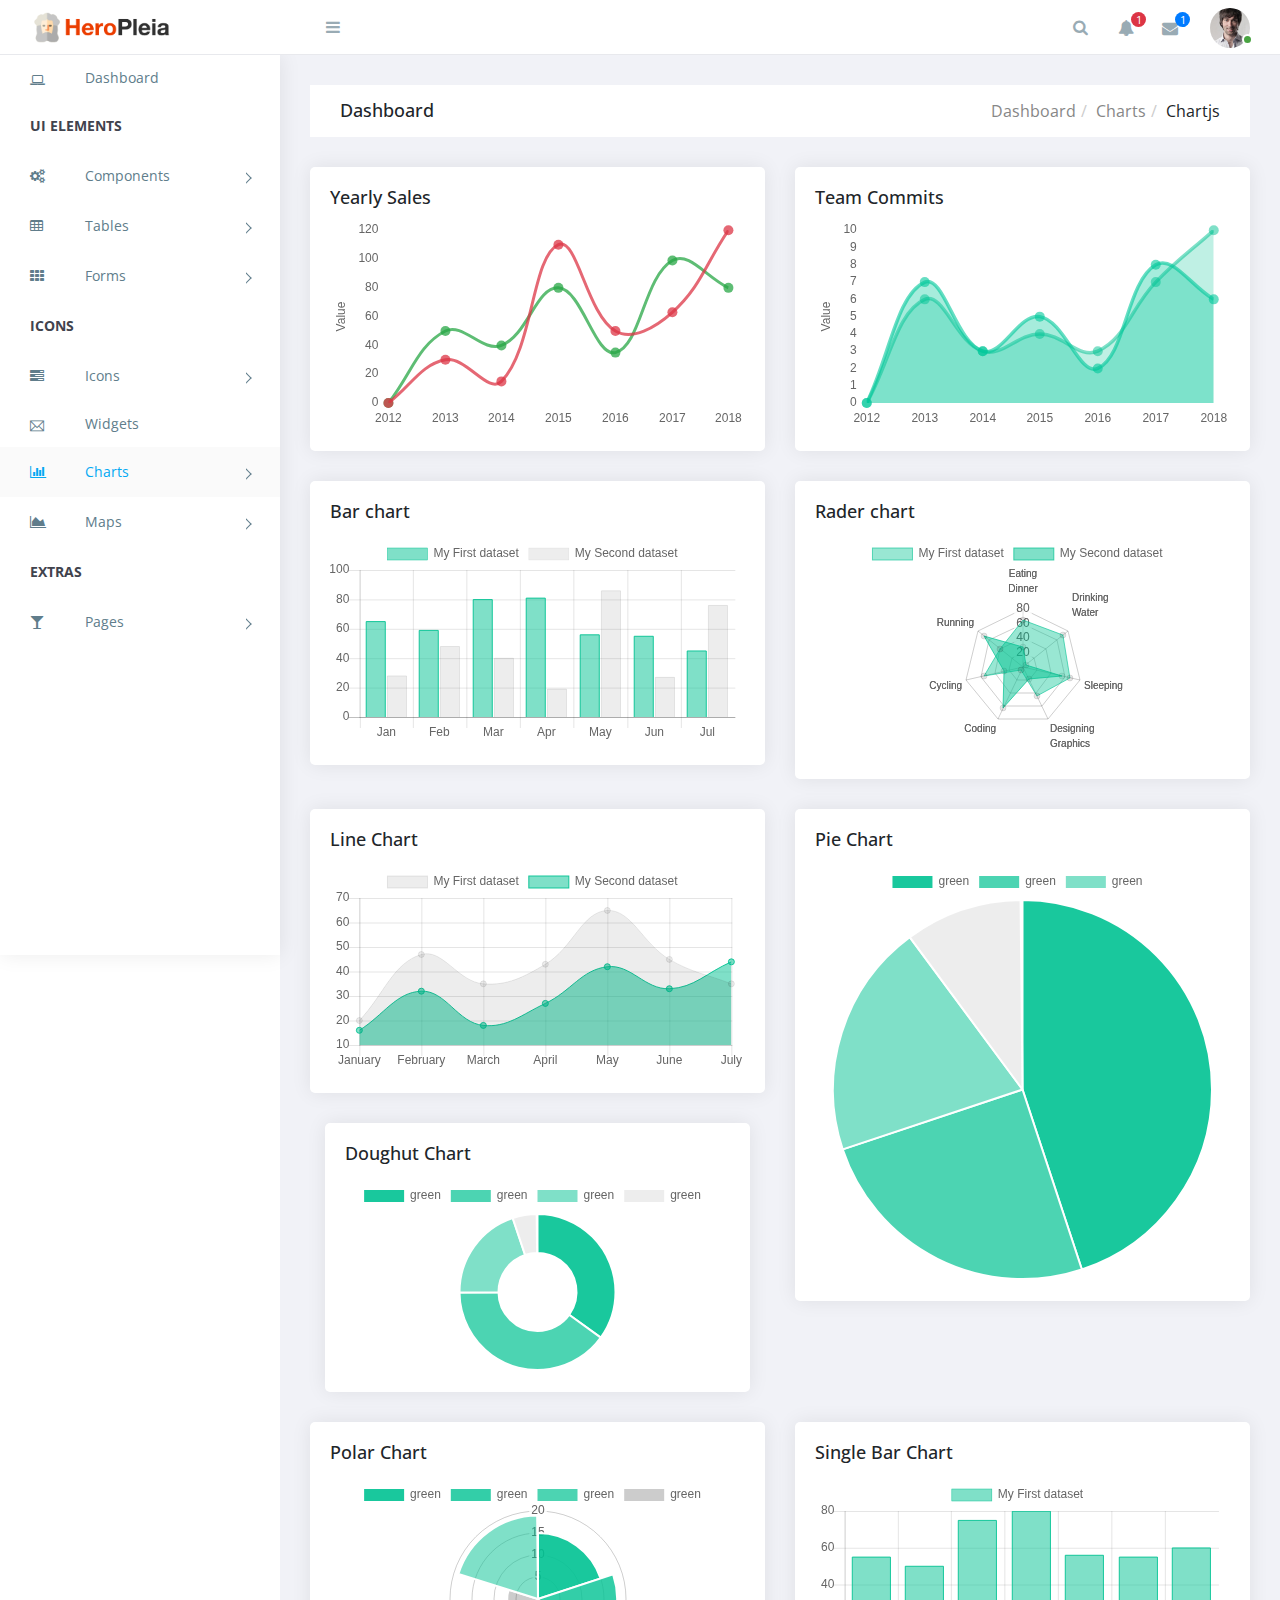
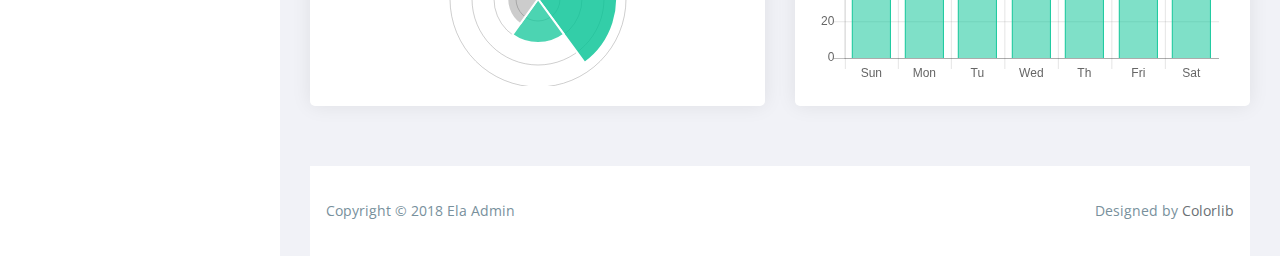
<file: frontend/charts-chartjs.html>
<!doctype html>
<!--[if lt IE 7]>      <html class="no-js lt-ie9 lt-ie8 lt-ie7" lang=""> <![endif]-->
<!--[if IE 7]>         <html class="no-js lt-ie9 lt-ie8" lang=""> <![endif]-->
<!--[if IE 8]>         <html class="no-js lt-ie9" lang=""> <![endif]-->
<!--[if gt IE 8]><!--> <html class="no-js" lang=""> <!--<![endif]-->
<head>
    <meta charset="utf-8">
    <meta http-equiv="X-UA-Compatible" content="IE=edge">
    <title>Ela Admin - HTML5 Admin Template</title>
    <meta name="description" content="Ela Admin - HTML5 Admin Template">
    <meta name="viewport" content="width=device-width, initial-scale=1">

    <link rel="apple-touch-icon" href="images/favicon.png">
    <link rel="shortcut icon" href="images/favicon.png">

    <link rel="stylesheet" href="assets/css/normalize.css">
    <link rel="stylesheet" href="assets/css/bootstrap.min.css">
    <link rel="stylesheet" href="assets/css/font-awesome.min.css">
    <link rel="stylesheet" href="assets/css/themify-icons.css">
    <link rel="stylesheet" href="assets/css/pe-icon-7-filled.css">
    <link rel="stylesheet" href="assets/css/flag-icon.min.css">
    <link rel="stylesheet" href="assets/css/cs-skin-elastic.css">
    <link rel="stylesheet" href="assets/css/style.css">

</head>
<body>
    <!-- Left Panel -->

    <aside id="left-panel" class="left-panel">
        <nav class="navbar navbar-expand-sm navbar-default">

            <div id="main-menu" class="main-menu collapse navbar-collapse">
                <ul class="nav navbar-nav">
                    <li>
                        <a href="index.html"><i class="menu-icon fa fa-laptop"></i>Dashboard </a>
                    </li>
                    <li class="menu-title">UI elements</li><!-- /.menu-title -->
                    <li class="menu-item-has-children dropdown">
                        <a href="#" class="dropdown-toggle" data-toggle="dropdown" aria-haspopup="true" aria-expanded="false"> <i class="menu-icon fa fa-cogs"></i>Components</a>
                        <ul class="sub-menu children dropdown-menu">                            <li><i class="fa fa-puzzle-piece"></i><a href="ui-buttons.html">Buttons</a></li>
                            <li><i class="fa fa-id-badge"></i><a href="ui-badges.html">Badges</a></li>
                            <li><i class="fa fa-bars"></i><a href="ui-tabs.html">Tabs</a></li>

                            <li><i class="fa fa-id-card-o"></i><a href="ui-cards.html">Cards</a></li>
                            <li><i class="fa fa-exclamation-triangle"></i><a href="ui-alerts.html">Alerts</a></li>
                            <li><i class="fa fa-spinner"></i><a href="ui-progressbar.html">Progress Bars</a></li>
                            <li><i class="fa fa-fire"></i><a href="ui-modals.html">Modals</a></li>
                            <li><i class="fa fa-book"></i><a href="ui-switches.html">Switches</a></li>
                            <li><i class="fa fa-th"></i><a href="ui-grids.html">Grids</a></li>
                            <li><i class="fa fa-file-word-o"></i><a href="ui-typgraphy.html">Typography</a></li>
                        </ul>
                    </li>
                    <li class="menu-item-has-children dropdown">
                        <a href="#" class="dropdown-toggle" data-toggle="dropdown" aria-haspopup="true" aria-expanded="false"> <i class="menu-icon fa fa-table"></i>Tables</a>
                        <ul class="sub-menu children dropdown-menu">
                            <li><i class="fa fa-table"></i><a href="tables-basic.html">Basic Table</a></li>
                            <li><i class="fa fa-table"></i><a href="tables-data.html">Data Table</a></li>
                        </ul>
                    </li>
                    <li class="menu-item-has-children dropdown">
                        <a href="#" class="dropdown-toggle" data-toggle="dropdown" aria-haspopup="true" aria-expanded="false"> <i class="menu-icon fa fa-th"></i>Forms</a>
                        <ul class="sub-menu children dropdown-menu">
                            <li><i class="menu-icon fa fa-th"></i><a href="forms-basic.html">Basic Form</a></li>
                            <li><i class="menu-icon fa fa-th"></i><a href="forms-advanced.html">Advanced Form</a></li>
                        </ul>
                    </li>

                    <li class="menu-title">Icons</li><!-- /.menu-title -->

                    <li class="menu-item-has-children dropdown">
                        <a href="#" class="dropdown-toggle" data-toggle="dropdown" aria-haspopup="true" aria-expanded="false"> <i class="menu-icon fa fa-tasks"></i>Icons</a>
                        <ul class="sub-menu children dropdown-menu">
                            <li><i class="menu-icon fa fa-fort-awesome"></i><a href="font-fontawesome.html">Font Awesome</a></li>
                            <li><i class="menu-icon ti-themify-logo"></i><a href="font-themify.html">Themefy Icons</a></li>
                        </ul>
                    </li>
                    <li>
                        <a href="widgets.html"> <i class="menu-icon ti-email"></i>Widgets </a>
                    </li>
                    <li class="menu-item-has-children active dropdown">
                        <a href="#" class="dropdown-toggle" data-toggle="dropdown" aria-haspopup="true" aria-expanded="false"> <i class="menu-icon fa fa-bar-chart"></i>Charts</a>
                        <ul class="sub-menu children dropdown-menu">
                            <li><i class="menu-icon fa fa-line-chart"></i><a href="charts-chartjs.html">Chart JS</a></li>
                            <li><i class="menu-icon fa fa-area-chart"></i><a href="charts-flot.html">Flot Chart</a></li>
                            <li><i class="menu-icon fa fa-pie-chart"></i><a href="charts-peity.html">Peity Chart</a></li>
                        </ul>
                    </li>

                    <li class="menu-item-has-children dropdown">
                        <a href="#" class="dropdown-toggle" data-toggle="dropdown" aria-haspopup="true" aria-expanded="false"> <i class="menu-icon fa fa-area-chart"></i>Maps</a>
                        <ul class="sub-menu children dropdown-menu">
                            <li><i class="menu-icon fa fa-map-o"></i><a href="maps-gmap.html">Google Maps</a></li>
                            <li><i class="menu-icon fa fa-street-view"></i><a href="maps-vector.html">Vector Maps</a></li>
                        </ul>
                    </li>
                    <li class="menu-title">Extras</li><!-- /.menu-title -->
                    <li class="menu-item-has-children dropdown">
                        <a href="#" class="dropdown-toggle" data-toggle="dropdown" aria-haspopup="true" aria-expanded="false"> <i class="menu-icon fa fa-glass"></i>Pages</a>
                        <ul class="sub-menu children dropdown-menu">
                            <li><i class="menu-icon fa fa-sign-in"></i><a href="page-login.html">Login</a></li>
                            <li><i class="menu-icon fa fa-sign-in"></i><a href="page-register.html">Register</a></li>
                            <li><i class="menu-icon fa fa-paper-plane"></i><a href="pages-forget.html">Forget Pass</a></li>
                        </ul>
                    </li>
                </ul>
            </div><!-- /.navbar-collapse -->
        </nav>
    </aside><!-- /#left-panel -->

    <!-- Left Panel -->

    <!-- Right Panel -->

    <div id="right-panel" class="right-panel">

        <!-- Header-->
        <header id="header" class="header">
            <div class="top-left">
                <div class="navbar-header">
                    <a class="navbar-brand" href="./"><img src="images/logo.png" alt="Logo"></a>
                    <a class="navbar-brand hidden" href="./"><img src="images/logo2.png" alt="Logo"></a>
                    <a id="menuToggle" class="menutoggle"><i class="fa fa-bars"></i></a>
                </div>
            </div>
            <div class="top-right">
                <div class="header-menu">
                    <div class="header-left">
                        <button class="search-trigger"><i class="fa fa-search"></i></button>
                        <div class="form-inline">
                            <form class="search-form">
                                <input class="form-control mr-sm-2" type="text" placeholder="Search ..." aria-label="Search">
                                <button class="search-close" type="submit"><i class="fa fa-close"></i></button>
                            </form>
                        </div>

                        <div class="dropdown for-notification">
                            <button class="btn btn-secondary dropdown-toggle" type="button" id="notification" data-toggle="dropdown" aria-haspopup="true" aria-expanded="false">
                                <i class="fa fa-bell"></i>
                                <span class="count bg-danger">3</span>
                            </button>
                            <div class="dropdown-menu" aria-labelledby="notification">
                                <p class="red">You have 3 Notification</p>
                                <a class="dropdown-item media" href="#">
                                    <i class="fa fa-check"></i>
                                    <p>Server #1 overloaded.</p>
                                </a>
                                <a class="dropdown-item media" href="#">
                                    <i class="fa fa-info"></i>
                                    <p>Server #2 overloaded.</p>
                                </a>
                                <a class="dropdown-item media" href="#">
                                    <i class="fa fa-warning"></i>
                                    <p>Server #3 overloaded.</p>
                                </a>
                            </div>
                        </div>

                        <div class="dropdown for-message">
                            <button class="btn btn-secondary dropdown-toggle" type="button" id="message" data-toggle="dropdown" aria-haspopup="true" aria-expanded="false">
                                <i class="fa fa-envelope"></i>
                                <span class="count bg-primary">4</span>
                            </button>
                            <div class="dropdown-menu" aria-labelledby="message">
                                <p class="red">You have 4 Mails</p>
                                <a class="dropdown-item media" href="#">
                                    <span class="photo media-left"><img alt="avatar" src="images/avatar/1.jpg"></span>
                                    <div class="message media-body">
                                        <span class="name float-left">Jonathan Smith</span>
                                        <span class="time float-right">Just now</span>
                                        <p>Hello, this is an example msg</p>
                                    </div>
                                </a>
                                <a class="dropdown-item media" href="#">
                                    <span class="photo media-left"><img alt="avatar" src="images/avatar/2.jpg"></span>
                                    <div class="message media-body">
                                        <span class="name float-left">Jack Sanders</span>
                                        <span class="time float-right">5 minutes ago</span>
                                        <p>Lorem ipsum dolor sit amet, consectetur</p>
                                    </div>
                                </a>
                                <a class="dropdown-item media" href="#">
                                    <span class="photo media-left"><img alt="avatar" src="images/avatar/3.jpg"></span>
                                    <div class="message media-body">
                                        <span class="name float-left">Cheryl Wheeler</span>
                                        <span class="time float-right">10 minutes ago</span>
                                        <p>Hello, this is an example msg</p>
                                    </div>
                                </a>
                                <a class="dropdown-item media" href="#">
                                    <span class="photo media-left"><img alt="avatar" src="images/avatar/4.jpg"></span>
                                    <div class="message media-body">
                                        <span class="name float-left">Rachel Santos</span>
                                        <span class="time float-right">15 minutes ago</span>
                                        <p>Lorem ipsum dolor sit amet, consectetur</p>
                                    </div>
                                </a>
                            </div>
                        </div>
                    </div>

                    <div class="user-area dropdown float-right">
                        <a href="#" class="dropdown-toggle active" data-toggle="dropdown" aria-haspopup="true" aria-expanded="false">
                            <img class="user-avatar rounded-circle" src="images/admin.jpg" alt="User Avatar">
                        </a>

                        <div class="user-menu dropdown-menu">
                            <a class="nav-link" href="#"><i class="fa fa-user"></i>My Profile</a>

                            <a class="nav-link" href="#"><i class="fa fa-bell-o"></i>Notifications <span class="count">13</span></a>

                            <a class="nav-link" href="#"><i class="fa fa-cog"></i>Settings</a>

                            <a class="nav-link" href="#"><i class="fa fa-power-off"></i>Logout</a>
                        </div>
                    </div>
                </div>
            </div>
        </header><!-- /header -->
        <!-- Header-->

        <div class="breadcrumbs">
            <div class="breadcrumbs-inner">
                <div class="row m-0">
                    <div class="col-sm-4">
                        <div class="page-header float-left">
                            <div class="page-title">
                                <h1>Dashboard</h1>
                            </div>
                        </div>
                    </div>
                    <div class="col-sm-8">
                        <div class="page-header float-right">
                            <div class="page-title">
                                <ol class="breadcrumb text-right">
                                    <li><a href="#">Dashboard</a></li>
                                    <li><a href="#">Charts</a></li>
                                    <li class="active">Chartjs</li>
                                </ol>
                            </div>
                        </div>
                    </div>
                </div>
            </div>
        </div>

        <div class="content">
            <div class="animated fadeIn">
                <div class="row">

                    <div class="col-lg-6">
                        <div class="card">
                            <div class="card-body">
                                <h4 class="mb-3">Yearly Sales </h4>
                                <canvas id="sales-chart"></canvas>
                            </div>
                        </div>
                    </div><!-- /# column -->

                    <div class="col-lg-6">
                        <div class="card">
                            <div class="card-body">
                                <h4 class="mb-3">Team Commits </h4>
                                <canvas id="team-chart"></canvas>
                            </div>
                        </div>
                    </div><!-- /# column -->

                    <div class="col-lg-6">
                        <div class="card">
                            <div class="card-body">
                                <h4 class="mb-3">Bar chart </h4>
                                <canvas id="barChart"></canvas>
                            </div>
                        </div>
                    </div><!-- /# column -->

                    <div class="col-lg-6">
                        <div class="card">
                            <div class="card-body">
                                <h4 class="mb-3">Rader chart </h4>
                                <canvas id="radarChart"></canvas>
                            </div>
                        </div>
                    </div><!-- /# column -->

                    <div class="col-lg-6">
                        <div class="card">
                            <div class="card-body">
                                <h4 class="mb-3">Line Chart </h4>
                                <canvas id="lineChart"></canvas>
                            </div>
                        </div>

                        <div class="col-lg-12">
                            <div class="card">
                                <div class="card-body">
                                    <h4 class="mb-3">Doughut Chart </h4>
                                    <canvas id="doughutChart"></canvas>
                                </div>
                            </div>
                        </div><!-- /# column -->

                    </div><!-- /# column -->

                    <div class="col-lg-6">
                        <div class="card">
                            <div class="card-body">
                                <h4 class="mb-3">Pie Chart </h4>
                                <canvas id="pieChart"></canvas>
                            </div>
                        </div>
                    </div><!-- /# column -->


                    <div class="col-lg-6">
                        <div class="card">
                            <div class="card-body">
                                <h4 class="mb-3">Polar Chart </h4>
                                <canvas id="polarChart"></canvas>
                            </div>
                        </div>
                    </div><!-- /# column -->

                    <div class="col-lg-6">
                        <div class="card">
                            <div class="card-body">
                                <h4 class="mb-3">Single Bar Chart </h4>
                                <canvas id="singelBarChart"></canvas>
                            </div>
                        </div>
                    </div><!-- /# column -->



                </div>

            </div><!-- .animated -->
        </div><!-- .content -->

        <div class="clearfix"></div>

        <footer class="site-footer">
            <div class="footer-inner bg-white">
                <div class="row">
                    <div class="col-sm-6">
                        Copyright &copy; 2018 Ela Admin
                    </div>
                    <div class="col-sm-6 text-right">
                        Designed by <a href="https://colorlib.com">Colorlib</a>
                    </div>
                </div>
            </div>
        </footer>

    </div><!-- /#right-panel -->

    <!-- Right Panel -->


    <script src="assets/js/vendor/jquery-2.1.4.min.js"></script>
    <script src="assets/js/popper.min.js"></script>
    <script src="assets/js/plugins.js"></script>
    <script src="assets/js/main.js"></script>
    <!--  Chart js -->
    <script src="assets/js/lib/chart-js/Chart.bundle.js"></script>
    <script src="assets/js/lib/chart-js/chartjs-init.js"></script>

</body>
</html>
</file>
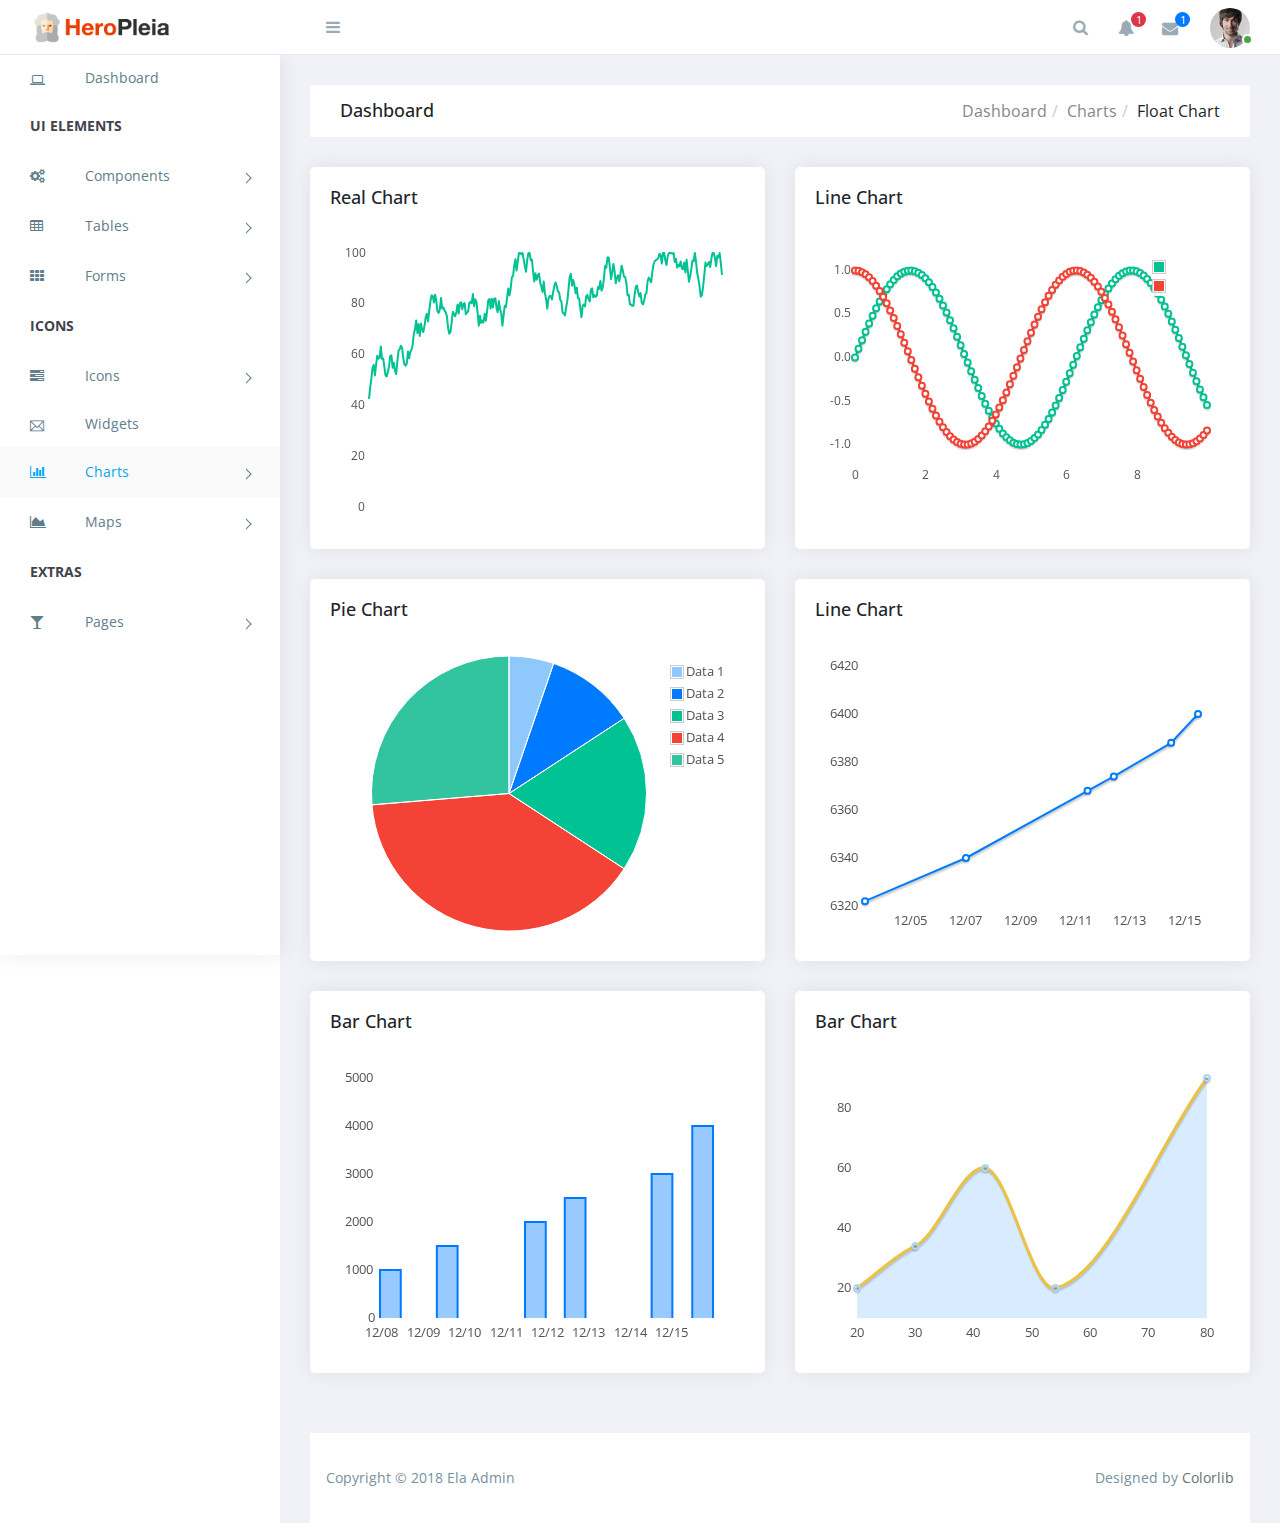
<file: frontend/charts-flot.html>
<!doctype html>
<!--[if lt IE 7]>      <html class="no-js lt-ie9 lt-ie8 lt-ie7" lang=""> <![endif]-->
<!--[if IE 7]>         <html class="no-js lt-ie9 lt-ie8" lang=""> <![endif]-->
<!--[if IE 8]>         <html class="no-js lt-ie9" lang=""> <![endif]-->
<!--[if gt IE 8]><!--> <html class="no-js" lang=""> <!--<![endif]-->
<head>
    <meta charset="utf-8">
    <meta http-equiv="X-UA-Compatible" content="IE=edge">
    <title>Ela Admin - HTML5 Admin Template</title>
    <meta name="description" content="Ela Admin - HTML5 Admin Template">
    <meta name="viewport" content="width=device-width, initial-scale=1">

    <link rel="apple-touch-icon" href="images/favicon.png">
    <link rel="shortcut icon" href="images/favicon.png"> 

    <link rel="stylesheet" href="assets/css/normalize.css">
    <link rel="stylesheet" href="assets/css/bootstrap.min.css">
    <link rel="stylesheet" href="assets/css/font-awesome.min.css">
    <link rel="stylesheet" href="assets/css/themify-icons.css">
    <link rel="stylesheet" href="assets/css/pe-icon-7-filled.css">
    <link rel="stylesheet" href="assets/css/flag-icon.min.css">
    <link rel="stylesheet" href="assets/css/cs-skin-elastic.css">
    <!-- <link rel="stylesheet" href="assets/css/bootstrap-select.less"> -->
    <link rel="stylesheet" href="assets/css/style.css">

    <link href='https://fonts.googleapis.com/css?family=Open+Sans:400,600,700,800' rel='stylesheet' type='text/css'>

    <!-- <script type="text/javascript" src="https://cdn.jsdelivr.net/html5shiv/3.7.3/html5shiv.min.js"></script> -->

</head>
<body>
    <!-- Left Panel -->

    <aside id="left-panel" class="left-panel">
        <nav class="navbar navbar-expand-sm navbar-default">

            <div id="main-menu" class="main-menu collapse navbar-collapse">
                <ul class="nav navbar-nav">
                    <li>
                        <a href="index.html"><i class="menu-icon fa fa-laptop"></i>Dashboard </a>
                    </li>
                    <li class="menu-title">UI elements</li><!-- /.menu-title -->
                    <li class="menu-item-has-children dropdown">
                        <a href="#" class="dropdown-toggle" data-toggle="dropdown" aria-haspopup="true" aria-expanded="false"> <i class="menu-icon fa fa-cogs"></i>Components</a>
                        <ul class="sub-menu children dropdown-menu">                            <li><i class="fa fa-puzzle-piece"></i><a href="ui-buttons.html">Buttons</a></li>
                            <li><i class="fa fa-id-badge"></i><a href="ui-badges.html">Badges</a></li>
                            <li><i class="fa fa-bars"></i><a href="ui-tabs.html">Tabs</a></li>
                            
                            <li><i class="fa fa-id-card-o"></i><a href="ui-cards.html">Cards</a></li>
                            <li><i class="fa fa-exclamation-triangle"></i><a href="ui-alerts.html">Alerts</a></li>
                            <li><i class="fa fa-spinner"></i><a href="ui-progressbar.html">Progress Bars</a></li>
                            <li><i class="fa fa-fire"></i><a href="ui-modals.html">Modals</a></li>
                            <li><i class="fa fa-book"></i><a href="ui-switches.html">Switches</a></li>
                            <li><i class="fa fa-th"></i><a href="ui-grids.html">Grids</a></li>
                            <li><i class="fa fa-file-word-o"></i><a href="ui-typgraphy.html">Typography</a></li>
                        </ul>
                    </li>
                    <li class="menu-item-has-children dropdown">
                        <a href="#" class="dropdown-toggle" data-toggle="dropdown" aria-haspopup="true" aria-expanded="false"> <i class="menu-icon fa fa-table"></i>Tables</a>
                        <ul class="sub-menu children dropdown-menu">
                            <li><i class="fa fa-table"></i><a href="tables-basic.html">Basic Table</a></li>
                            <li><i class="fa fa-table"></i><a href="tables-data.html">Data Table</a></li>
                        </ul>
                    </li>
                    <li class="menu-item-has-children dropdown">
                        <a href="#" class="dropdown-toggle" data-toggle="dropdown" aria-haspopup="true" aria-expanded="false"> <i class="menu-icon fa fa-th"></i>Forms</a>
                        <ul class="sub-menu children dropdown-menu">
                            <li><i class="menu-icon fa fa-th"></i><a href="forms-basic.html">Basic Form</a></li>
                            <li><i class="menu-icon fa fa-th"></i><a href="forms-advanced.html">Advanced Form</a></li>
                        </ul>
                    </li>

                    <li class="menu-title">Icons</li><!-- /.menu-title -->

                    <li class="menu-item-has-children dropdown">
                        <a href="#" class="dropdown-toggle" data-toggle="dropdown" aria-haspopup="true" aria-expanded="false"> <i class="menu-icon fa fa-tasks"></i>Icons</a>
                        <ul class="sub-menu children dropdown-menu">
                            <li><i class="menu-icon fa fa-fort-awesome"></i><a href="font-fontawesome.html">Font Awesome</a></li>
                            <li><i class="menu-icon ti-themify-logo"></i><a href="font-themify.html">Themefy Icons</a></li>
                        </ul>
                    </li>
                    <li>
                        <a href="widgets.html"> <i class="menu-icon ti-email"></i>Widgets </a>
                    </li>
                    <li class="menu-item-has-children active dropdown">
                        <a href="#" class="dropdown-toggle" data-toggle="dropdown" aria-haspopup="true" aria-expanded="false"> <i class="menu-icon fa fa-bar-chart"></i>Charts</a>
                        <ul class="sub-menu children dropdown-menu">
                            <li><i class="menu-icon fa fa-line-chart"></i><a href="charts-chartjs.html">Chart JS</a></li>
                            <li><i class="menu-icon fa fa-area-chart"></i><a href="charts-flot.html">Flot Chart</a></li>
                            <li><i class="menu-icon fa fa-pie-chart"></i><a href="charts-peity.html">Peity Chart</a></li>
                        </ul>
                    </li>

                    <li class="menu-item-has-children dropdown">
                        <a href="#" class="dropdown-toggle" data-toggle="dropdown" aria-haspopup="true" aria-expanded="false"> <i class="menu-icon fa fa-area-chart"></i>Maps</a>
                        <ul class="sub-menu children dropdown-menu">
                            <li><i class="menu-icon fa fa-map-o"></i><a href="maps-gmap.html">Google Maps</a></li>
                            <li><i class="menu-icon fa fa-street-view"></i><a href="maps-vector.html">Vector Maps</a></li>
                        </ul>
                    </li>
                    <li class="menu-title">Extras</li><!-- /.menu-title -->
                    <li class="menu-item-has-children dropdown">
                        <a href="#" class="dropdown-toggle" data-toggle="dropdown" aria-haspopup="true" aria-expanded="false"> <i class="menu-icon fa fa-glass"></i>Pages</a>
                        <ul class="sub-menu children dropdown-menu">
                            <li><i class="menu-icon fa fa-sign-in"></i><a href="page-login.html">Login</a></li>
                            <li><i class="menu-icon fa fa-sign-in"></i><a href="page-register.html">Register</a></li>
                            <li><i class="menu-icon fa fa-paper-plane"></i><a href="pages-forget.html">Forget Pass</a></li>
                        </ul>
                    </li>
                </ul>
            </div><!-- /.navbar-collapse -->
        </nav>
    </aside><!-- /#left-panel -->

    <!-- Left Panel -->

    <!-- Right Panel -->

    <div id="right-panel" class="right-panel">

        <!-- Header-->
        <header id="header" class="header">  
            <div class="top-left">
                <div class="navbar-header"> 
                    <a class="navbar-brand" href="./"><img src="images/logo.png" alt="Logo"></a>
                    <a class="navbar-brand hidden" href="./"><img src="images/logo2.png" alt="Logo"></a> 
                    <a id="menuToggle" class="menutoggle"><i class="fa fa-bars"></i></a> 
                </div> 
            </div>
            <div class="top-right"> 
                <div class="header-menu"> 
                    <div class="header-left">
                        <button class="search-trigger"><i class="fa fa-search"></i></button>
                        <div class="form-inline">
                            <form class="search-form">
                                <input class="form-control mr-sm-2" type="text" placeholder="Search ..." aria-label="Search">
                                <button class="search-close" type="submit"><i class="fa fa-close"></i></button>
                            </form>
                        </div>

                        <div class="dropdown for-notification">
                            <button class="btn btn-secondary dropdown-toggle" type="button" id="notification" data-toggle="dropdown" aria-haspopup="true" aria-expanded="false">
                                <i class="fa fa-bell"></i>
                                <span class="count bg-danger">3</span>
                            </button>
                            <div class="dropdown-menu" aria-labelledby="notification">
                                <p class="red">You have 3 Notification</p>
                                <a class="dropdown-item media" href="#">
                                    <i class="fa fa-check"></i>
                                    <p>Server #1 overloaded.</p>
                                </a>
                                <a class="dropdown-item media" href="#">
                                    <i class="fa fa-info"></i>
                                    <p>Server #2 overloaded.</p>
                                </a>
                                <a class="dropdown-item media" href="#">
                                    <i class="fa fa-warning"></i>
                                    <p>Server #3 overloaded.</p>
                                </a>
                            </div>
                        </div>

                        <div class="dropdown for-message">
                            <button class="btn btn-secondary dropdown-toggle" type="button" id="message" data-toggle="dropdown" aria-haspopup="true" aria-expanded="false">
                                <i class="fa fa-envelope"></i>
                                <span class="count bg-primary">4</span>
                            </button>
                            <div class="dropdown-menu" aria-labelledby="message">
                                <p class="red">You have 4 Mails</p>
                                <a class="dropdown-item media" href="#">
                                    <span class="photo media-left"><img alt="avatar" src="images/avatar/1.jpg"></span>
                                    <div class="message media-body">
                                        <span class="name float-left">Jonathan Smith</span>
                                        <span class="time float-right">Just now</span>
                                        <p>Hello, this is an example msg</p>
                                    </div>
                                </a>
                                <a class="dropdown-item media" href="#">
                                    <span class="photo media-left"><img alt="avatar" src="images/avatar/2.jpg"></span>
                                    <div class="message media-body">
                                        <span class="name float-left">Jack Sanders</span>
                                        <span class="time float-right">5 minutes ago</span>
                                        <p>Lorem ipsum dolor sit amet, consectetur</p>
                                    </div>
                                </a>
                                <a class="dropdown-item media" href="#">
                                    <span class="photo media-left"><img alt="avatar" src="images/avatar/3.jpg"></span>
                                    <div class="message media-body">
                                        <span class="name float-left">Cheryl Wheeler</span>
                                        <span class="time float-right">10 minutes ago</span>
                                        <p>Hello, this is an example msg</p>
                                    </div>
                                </a>
                                <a class="dropdown-item media" href="#">
                                    <span class="photo media-left"><img alt="avatar" src="images/avatar/4.jpg"></span>
                                    <div class="message media-body">
                                        <span class="name float-left">Rachel Santos</span>
                                        <span class="time float-right">15 minutes ago</span>
                                        <p>Lorem ipsum dolor sit amet, consectetur</p>
                                    </div>
                                </a>
                            </div>
                        </div>
                    </div>

                    <div class="user-area dropdown float-right">
                        <a href="#" class="dropdown-toggle active" data-toggle="dropdown" aria-haspopup="true" aria-expanded="false">
                            <img class="user-avatar rounded-circle" src="images/admin.jpg" alt="User Avatar">
                        </a>

                        <div class="user-menu dropdown-menu">
                            <a class="nav-link" href="#"><i class="fa fa-user"></i>My Profile</a>

                            <a class="nav-link" href="#"><i class="fa fa-bell-o"></i>Notifications <span class="count">13</span></a>

                            <a class="nav-link" href="#"><i class="fa fa-cog"></i>Settings</a>

                            <a class="nav-link" href="#"><i class="fa fa-power-off"></i>Logout</a>
                        </div>
                    </div> 
                </div>  
            </div>
        </header><!-- /header -->
        <!-- Header-->

        <div class="breadcrumbs">
            <div class="breadcrumbs-inner">
                <div class="row m-0">
                    <div class="col-sm-4">
                        <div class="page-header float-left">
                            <div class="page-title">
                                <h1>Dashboard</h1>
                            </div>
                        </div>
                    </div>
                    <div class="col-sm-8">
                        <div class="page-header float-right">
                            <div class="page-title">
                                <ol class="breadcrumb text-right">
                                    <li><a href="#">Dashboard</a></li>
                                    <li><a href="#">Charts</a></li>
                                    <li class="active">Float Chart</li>
                                </ol>
                            </div>
                        </div>
                    </div>
                </div>
            </div>
        </div>

        <div class="content">
            <div class="animated fadeIn">


                <div class="row">
                    <div class="col-lg-6">
                        <div class="card">
                            <div class="card-body">
                                <h4 class="mb-3">Real Chart</h4>
                                <div class="flot-container">
                                    <div id="cpu-load" class="cpu-load"></div>
                                </div>
                            </div>
                        </div>
                    </div><!-- /# column -->

                    <div class="col-lg-6">
                        <div class="card">
                            <div class="card-body">
                                <h4 class="mb-3">Line Chart</h4>
                                <div class="flot-container">
                                    <div id="flot-line" class="flot-line"></div>
                                </div>
                            </div>
                        </div>
                    </div><!-- /# column -->
                </div><!-- /# row -->

                <div class="row">
                    <div class="col-lg-6">
                        <div class="card">
                            <div class="card-body">
                                <h4 class="mb-3">Pie Chart</h4>
                                <div class="flot-container">
                                    <div id="flot-pie" class="flot-pie-container"></div>
                                </div>
                            </div>
                        </div><!-- /# card -->
                    </div><!-- /# column -->

                    <div class="col-lg-6">
                        <div class="card">
                            <div class="card-body">
                                <h4 class="mb-3">Line Chart</h4>
                                <div class="flot-container">
                                    <div id="chart1" style="width:100%;height:275px;"></div>
                                </div>
                            </div>
                        </div><!-- /# card -->
                    </div><!-- /# column -->
                </div><!-- /# row -->
                <div class="row">
                    <div class="col-lg-6">
                        <div class="card">
                            <div class="card-body">
                                <h4 class="mb-3">Bar Chart</h4>
                                <div class="flot-container">
                                    <div id="flotBar" style="width:100%;height:275px;"></div>
                                </div>
                            </div>
                        </div><!-- /# card -->
                    </div><!-- /# column -->

                    <div class="col-lg-6">
                        <div class="card">
                            <div class="card-body">
                                <h4 class="mb-3">Bar Chart</h4>
                                <div class="flot-container">
                                    <div id="flotCurve" style="width:100%;height:275px;"></div>
                                </div>
                            </div>
                        </div><!-- /# card -->
                    </div><!-- /# column -->
                </div><!-- /# row -->



            </div><!-- .animated -->
        </div><!-- .content -->

    <div class="clearfix"></div>

    <footer class="site-footer">
        <div class="footer-inner bg-white">
            <div class="row">
                <div class="col-sm-6">
                    Copyright &copy; 2018 Ela Admin
                </div>
                <div class="col-sm-6 text-right">
                    Designed by <a href="https://colorlib.com">Colorlib</a>
                </div>
            </div>
        </div>
    </footer>

    </div><!-- /#right-panel -->

    <!-- Right Panel -->


    <script src="assets/js/vendor/jquery-2.1.4.min.js"></script>
    <script src="assets/js/popper.min.js"></script>
    <script src="assets/js/plugins.js"></script>
    <script src="assets/js/main.js"></script>

    <!--  flot-chart js -->
    <script src="assets/js/lib/flot-chart/excanvas.min.js"></script>
    <script src="assets/js/lib/flot-chart/jquery.flot.js"></script>
    <script src="assets/js/lib/flot-chart/jquery.flot.pie.js"></script>
    <script src="assets/js/lib/flot-chart/jquery.flot.time.js"></script>
    <script src="assets/js/lib/flot-chart/jquery.flot.stack.js"></script>
    <script src="assets/js/lib/flot-chart/jquery.flot.resize.js"></script>
    <script src="assets/js/lib/flot-chart/jquery.flot.crosshair.js"></script>
    <script src="assets/js/lib/flot-chart/curvedLines.js"></script>
    <script src="assets/js/lib/flot-chart/flot-tooltip/jquery.flot.tooltip.min.js"></script>
    <script src="assets/js/lib/flot-chart/flot-chart-init.js"></script>

</body>
</html>
</file>
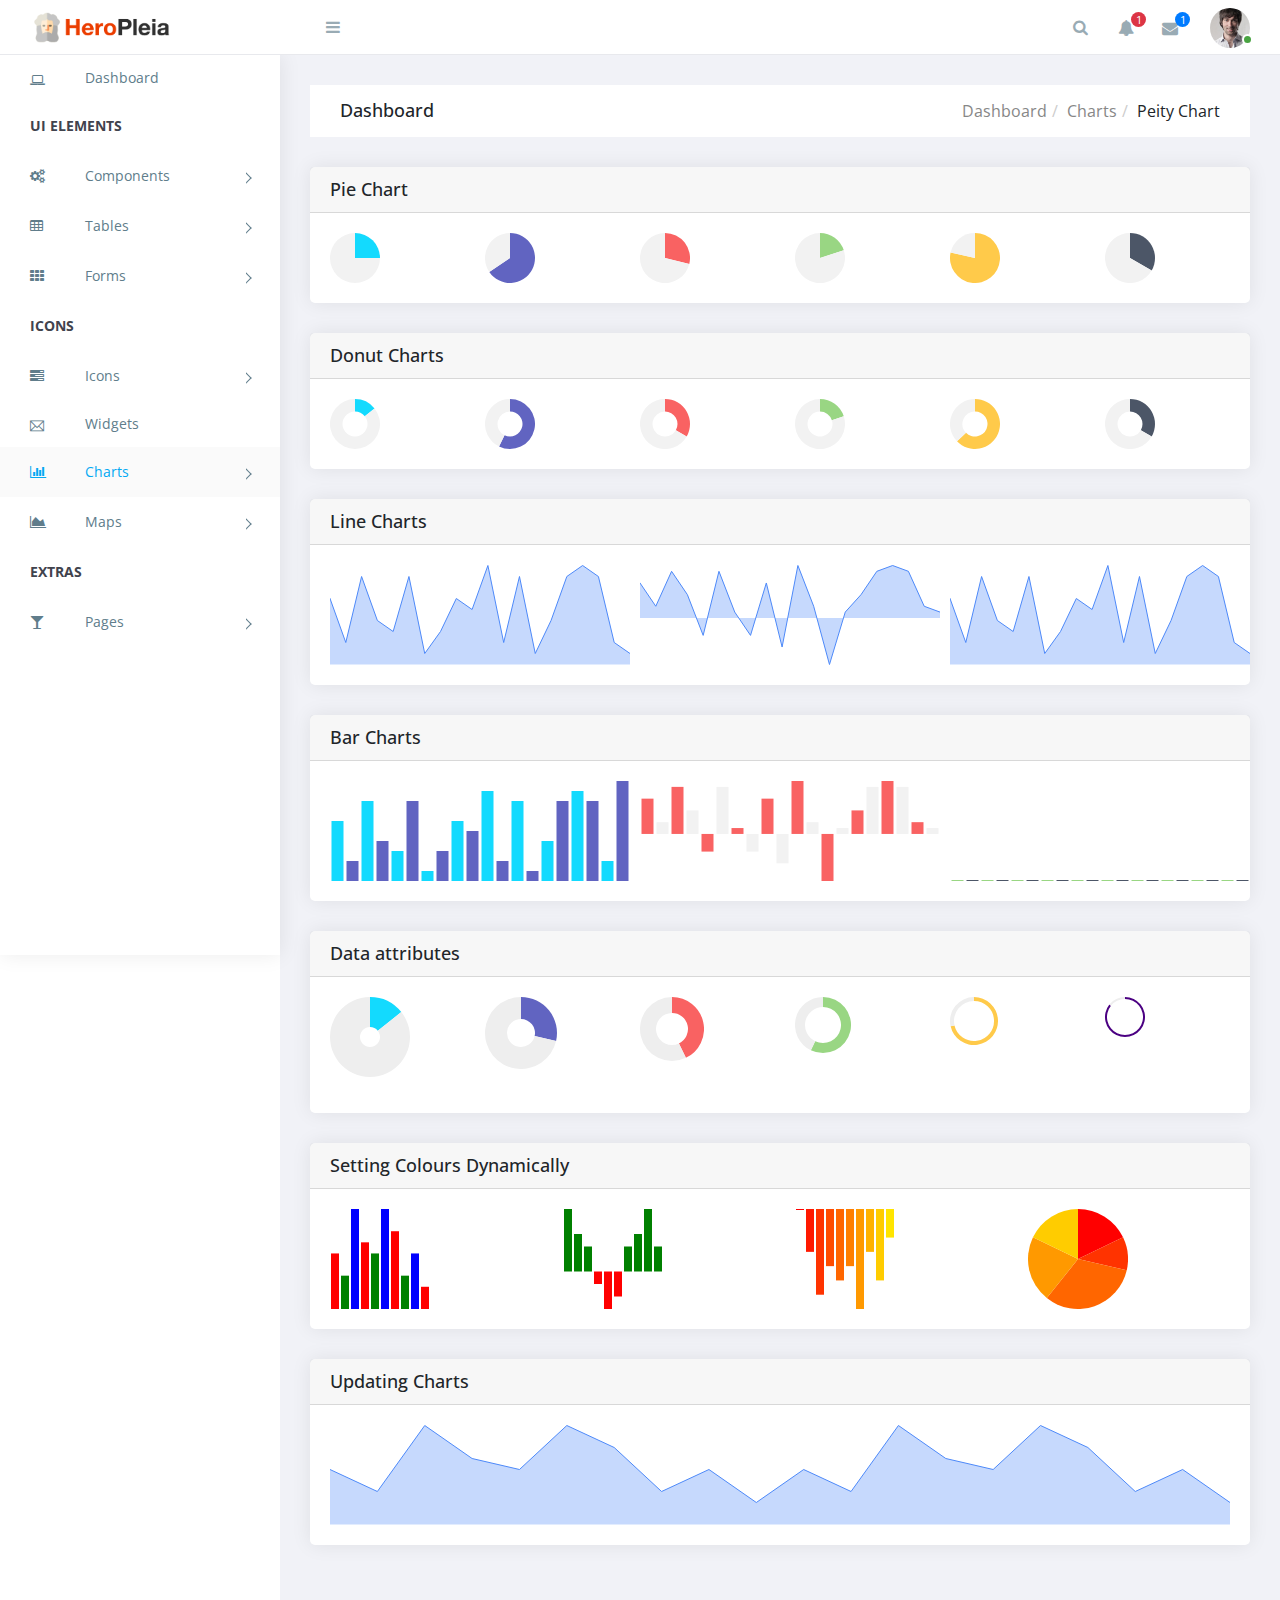
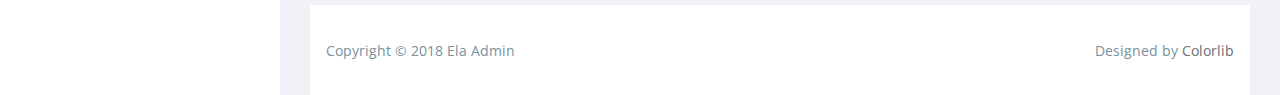
<file: frontend/charts-peity.html>
<!doctype html>
<!--[if lt IE 7]>      <html class="no-js lt-ie9 lt-ie8 lt-ie7" lang=""> <![endif]-->
<!--[if IE 7]>         <html class="no-js lt-ie9 lt-ie8" lang=""> <![endif]-->
<!--[if IE 8]>         <html class="no-js lt-ie9" lang=""> <![endif]-->
<!--[if gt IE 8]><!--> <html class="no-js" lang=""> <!--<![endif]-->
<head>
    <meta charset="utf-8">
    <meta http-equiv="X-UA-Compatible" content="IE=edge">
    <title>Ela Admin - HTML5 Admin Template</title>
    <meta name="description" content="Ela Admin - HTML5 Admin Template">
    <meta name="viewport" content="width=device-width, initial-scale=1">

    <link rel="apple-touch-icon" href="images/favicon.png">
    <link rel="shortcut icon" href="images/favicon.png"> 

    <link rel="stylesheet" href="assets/css/normalize.css">
    <link rel="stylesheet" href="assets/css/bootstrap.min.css">
    <link rel="stylesheet" href="assets/css/font-awesome.min.css">
    <link rel="stylesheet" href="assets/css/themify-icons.css">
    <link rel="stylesheet" href="assets/css/pe-icon-7-filled.css">
    <link rel="stylesheet" href="assets/css/flag-icon.min.css">
    <link rel="stylesheet" href="assets/css/cs-skin-elastic.css"> 
    <link rel="stylesheet" href="assets/css/style.css">

    <link href='https://fonts.googleapis.com/css?family=Open+Sans:400,600,700,800' rel='stylesheet' type='text/css'>
 

</head>
<body>
    <!-- Left Panel -->

    <aside id="left-panel" class="left-panel">
        <nav class="navbar navbar-expand-sm navbar-default">

            <div id="main-menu" class="main-menu collapse navbar-collapse">
                <ul class="nav navbar-nav">
                    <li>
                        <a href="index.html"><i class="menu-icon fa fa-laptop"></i>Dashboard </a>
                    </li>
                    <li class="menu-title">UI elements</li><!-- /.menu-title -->
                    <li class="menu-item-has-children dropdown">
                        <a href="#" class="dropdown-toggle" data-toggle="dropdown" aria-haspopup="true" aria-expanded="false"> <i class="menu-icon fa fa-cogs"></i>Components</a>
                        <ul class="sub-menu children dropdown-menu">                            <li><i class="fa fa-puzzle-piece"></i><a href="ui-buttons.html">Buttons</a></li>
                            <li><i class="fa fa-id-badge"></i><a href="ui-badges.html">Badges</a></li>
                            <li><i class="fa fa-bars"></i><a href="ui-tabs.html">Tabs</a></li>
                            
                            <li><i class="fa fa-id-card-o"></i><a href="ui-cards.html">Cards</a></li>
                            <li><i class="fa fa-exclamation-triangle"></i><a href="ui-alerts.html">Alerts</a></li>
                            <li><i class="fa fa-spinner"></i><a href="ui-progressbar.html">Progress Bars</a></li>
                            <li><i class="fa fa-fire"></i><a href="ui-modals.html">Modals</a></li>
                            <li><i class="fa fa-book"></i><a href="ui-switches.html">Switches</a></li>
                            <li><i class="fa fa-th"></i><a href="ui-grids.html">Grids</a></li>
                            <li><i class="fa fa-file-word-o"></i><a href="ui-typgraphy.html">Typography</a></li>
                        </ul>
                    </li>
                    <li class="menu-item-has-children dropdown">
                        <a href="#" class="dropdown-toggle" data-toggle="dropdown" aria-haspopup="true" aria-expanded="false"> <i class="menu-icon fa fa-table"></i>Tables</a>
                        <ul class="sub-menu children dropdown-menu">
                            <li><i class="fa fa-table"></i><a href="tables-basic.html">Basic Table</a></li>
                            <li><i class="fa fa-table"></i><a href="tables-data.html">Data Table</a></li>
                        </ul>
                    </li>
                    <li class="menu-item-has-children dropdown">
                        <a href="#" class="dropdown-toggle" data-toggle="dropdown" aria-haspopup="true" aria-expanded="false"> <i class="menu-icon fa fa-th"></i>Forms</a>
                        <ul class="sub-menu children dropdown-menu">
                            <li><i class="menu-icon fa fa-th"></i><a href="forms-basic.html">Basic Form</a></li>
                            <li><i class="menu-icon fa fa-th"></i><a href="forms-advanced.html">Advanced Form</a></li>
                        </ul>
                    </li>

                    <li class="menu-title">Icons</li><!-- /.menu-title -->

                    <li class="menu-item-has-children dropdown">
                        <a href="#" class="dropdown-toggle" data-toggle="dropdown" aria-haspopup="true" aria-expanded="false"> <i class="menu-icon fa fa-tasks"></i>Icons</a>
                        <ul class="sub-menu children dropdown-menu">
                            <li><i class="menu-icon fa fa-fort-awesome"></i><a href="font-fontawesome.html">Font Awesome</a></li>
                            <li><i class="menu-icon ti-themify-logo"></i><a href="font-themify.html">Themefy Icons</a></li>
                        </ul>
                    </li>
                    <li>
                        <a href="widgets.html"> <i class="menu-icon ti-email"></i>Widgets </a>
                    </li>
                    <li class="menu-item-has-children active dropdown">
                        <a href="#" class="dropdown-toggle" data-toggle="dropdown" aria-haspopup="true" aria-expanded="false"> <i class="menu-icon fa fa-bar-chart"></i>Charts</a>
                        <ul class="sub-menu children dropdown-menu">
                            <li><i class="menu-icon fa fa-line-chart"></i><a href="charts-chartjs.html">Chart JS</a></li>
                            <li><i class="menu-icon fa fa-area-chart"></i><a href="charts-flot.html">Flot Chart</a></li>
                            <li><i class="menu-icon fa fa-pie-chart"></i><a href="charts-peity.html">Peity Chart</a></li>
                        </ul>
                    </li>

                    <li class="menu-item-has-children dropdown">
                        <a href="#" class="dropdown-toggle" data-toggle="dropdown" aria-haspopup="true" aria-expanded="false"> <i class="menu-icon fa fa-area-chart"></i>Maps</a>
                        <ul class="sub-menu children dropdown-menu">
                            <li><i class="menu-icon fa fa-map-o"></i><a href="maps-gmap.html">Google Maps</a></li>
                            <li><i class="menu-icon fa fa-street-view"></i><a href="maps-vector.html">Vector Maps</a></li>
                        </ul>
                    </li>
                    <li class="menu-title">Extras</li><!-- /.menu-title -->
                    <li class="menu-item-has-children dropdown">
                        <a href="#" class="dropdown-toggle" data-toggle="dropdown" aria-haspopup="true" aria-expanded="false"> <i class="menu-icon fa fa-glass"></i>Pages</a>
                        <ul class="sub-menu children dropdown-menu">
                            <li><i class="menu-icon fa fa-sign-in"></i><a href="page-login.html">Login</a></li>
                            <li><i class="menu-icon fa fa-sign-in"></i><a href="page-register.html">Register</a></li>
                            <li><i class="menu-icon fa fa-paper-plane"></i><a href="pages-forget.html">Forget Pass</a></li>
                        </ul>
                    </li>
                </ul>
            </div><!-- /.navbar-collapse -->
        </nav>
    </aside><!-- /#left-panel -->

    <!-- Left Panel -->

    <!-- Right Panel -->

    <div id="right-panel" class="right-panel">

        <!-- Header-->
        <header id="header" class="header">  
            <div class="top-left">
                <div class="navbar-header"> 
                    <a class="navbar-brand" href="./"><img src="images/logo.png" alt="Logo"></a>
                    <a class="navbar-brand hidden" href="./"><img src="images/logo2.png" alt="Logo"></a> 
                    <a id="menuToggle" class="menutoggle"><i class="fa fa-bars"></i></a> 
                </div> 
            </div>
            <div class="top-right"> 
                <div class="header-menu"> 
                    <div class="header-left">
                        <button class="search-trigger"><i class="fa fa-search"></i></button>
                        <div class="form-inline">
                            <form class="search-form">
                                <input class="form-control mr-sm-2" type="text" placeholder="Search ..." aria-label="Search">
                                <button class="search-close" type="submit"><i class="fa fa-close"></i></button>
                            </form>
                        </div>

                        <div class="dropdown for-notification">
                            <button class="btn btn-secondary dropdown-toggle" type="button" id="notification" data-toggle="dropdown" aria-haspopup="true" aria-expanded="false">
                                <i class="fa fa-bell"></i>
                                <span class="count bg-danger">3</span>
                            </button>
                            <div class="dropdown-menu" aria-labelledby="notification">
                                <p class="red">You have 3 Notification</p>
                                <a class="dropdown-item media" href="#">
                                    <i class="fa fa-check"></i>
                                    <p>Server #1 overloaded.</p>
                                </a>
                                <a class="dropdown-item media" href="#">
                                    <i class="fa fa-info"></i>
                                    <p>Server #2 overloaded.</p>
                                </a>
                                <a class="dropdown-item media" href="#">
                                    <i class="fa fa-warning"></i>
                                    <p>Server #3 overloaded.</p>
                                </a>
                            </div>
                        </div>

                        <div class="dropdown for-message">
                            <button class="btn btn-secondary dropdown-toggle" type="button" id="message" data-toggle="dropdown" aria-haspopup="true" aria-expanded="false">
                                <i class="fa fa-envelope"></i>
                                <span class="count bg-primary">4</span>
                            </button>
                            <div class="dropdown-menu" aria-labelledby="message">
                                <p class="red">You have 4 Mails</p>
                                <a class="dropdown-item media" href="#">
                                    <span class="photo media-left"><img alt="avatar" src="images/avatar/1.jpg"></span>
                                    <div class="message media-body">
                                        <span class="name float-left">Jonathan Smith</span>
                                        <span class="time float-right">Just now</span>
                                        <p>Hello, this is an example msg</p>
                                    </div>
                                </a>
                                <a class="dropdown-item media" href="#">
                                    <span class="photo media-left"><img alt="avatar" src="images/avatar/2.jpg"></span>
                                    <div class="message media-body">
                                        <span class="name float-left">Jack Sanders</span>
                                        <span class="time float-right">5 minutes ago</span>
                                        <p>Lorem ipsum dolor sit amet, consectetur</p>
                                    </div>
                                </a>
                                <a class="dropdown-item media" href="#">
                                    <span class="photo media-left"><img alt="avatar" src="images/avatar/3.jpg"></span>
                                    <div class="message media-body">
                                        <span class="name float-left">Cheryl Wheeler</span>
                                        <span class="time float-right">10 minutes ago</span>
                                        <p>Hello, this is an example msg</p>
                                    </div>
                                </a>
                                <a class="dropdown-item media" href="#">
                                    <span class="photo media-left"><img alt="avatar" src="images/avatar/4.jpg"></span>
                                    <div class="message media-body">
                                        <span class="name float-left">Rachel Santos</span>
                                        <span class="time float-right">15 minutes ago</span>
                                        <p>Lorem ipsum dolor sit amet, consectetur</p>
                                    </div>
                                </a>
                            </div>
                        </div>
                    </div>

                    <div class="user-area dropdown float-right">
                        <a href="#" class="dropdown-toggle active" data-toggle="dropdown" aria-haspopup="true" aria-expanded="false">
                            <img class="user-avatar rounded-circle" src="images/admin.jpg" alt="User Avatar">
                        </a>

                        <div class="user-menu dropdown-menu">
                            <a class="nav-link" href="#"><i class="fa fa-user"></i>My Profile</a>

                            <a class="nav-link" href="#"><i class="fa fa-bell-o"></i>Notifications <span class="count">13</span></a>

                            <a class="nav-link" href="#"><i class="fa fa-cog"></i>Settings</a>

                            <a class="nav-link" href="#"><i class="fa fa-power-off"></i>Logout</a>
                        </div>
                    </div> 
                </div>  
            </div>
        </header><!-- /header -->
        <!-- Header-->

        <div class="breadcrumbs">
            <div class="breadcrumbs-inner">
                <div class="row m-0">
                    <div class="col-sm-4">
                        <div class="page-header float-left">
                            <div class="page-title">
                                <h1>Dashboard</h1>
                            </div>
                        </div>
                    </div>
                    <div class="col-sm-8">
                        <div class="page-header float-right">
                            <div class="page-title">
                                <ol class="breadcrumb text-right">
                                    <li><a href="#">Dashboard</a></li>
                                    <li><a href="#">Charts</a></li>
                                    <li class="active">Peity Chart</li>
                                </ol>
                            </div>
                        </div>
                    </div>
                </div>
            </div>
        </div>

        <div class="content">
            <div class="animated fadeIn">
                <div class="row">


                    <div class="col-lg-12">
                        <div class="card">
                            <div class="card-header">
                                <h4>Pie Chart</h4>
                            </div>
                            <div class="card-body">
                                <div class="row">
                                    <div class="col-lg-2">
                                        <span class="pie" data-peity='{ "fill": ["#13dafe", "#f2f2f2"]}'>1/4</span>
                                    </div>
                                    <div class="col-lg-2">
                                        <span class="pie" data-peity='{ "fill": ["#6164C1", "#f2f2f2"]}'>236/360</span>
                                    </div>
                                    <div class="col-lg-2">
                                        <span class="pie" data-peity='{ "fill": ["#F96262", "#f2f2f2"]}'>0.45/1.561</span>
                                    </div>
                                    <div class="col-lg-2">
                                        <span class="pie" data-peity='{ "fill": ["#99D683", "#f2f2f2"]}'>1,4</span>
                                    </div>
                                    <div class="col-lg-2">
                                        <span class="pie" data-peity='{ "fill": ["#FFCA4A", "#f2f2f2"]}'>366,100</span>
                                    </div>
                                    <div class="col-lg-2">
                                        <span class="pie" data-peity='{ "fill": ["#4C5667", "#f2f2f2"]}'>0.52,1.041</span>
                                    </div>
                                </div>
                            </div>
                        </div>
                        <!-- /# card -->
                    </div>
                    <!-- /# column -->

                    <!-- /# row -->

                    <div class="col-lg-12">
                        <div class="card">
                            <div class="card-header">
                                <h4>Donut Charts</h4>
                            </div>
                            <div class="card-body">
                                <div class="row">
                                    <div class="col-lg-2">
                                        <span class="donut" data-peity='{ "fill": ["#13DAFE", "#f2f2f2"]}'>1/7</span>
                                    </div>
                                    <div class="col-lg-2">
                                        <span class="donut" data-peity='{ "fill": ["#6164C1", "#f2f2f2"]}'>206/360</span>
                                    </div>
                                    <div class="col-lg-2">
                                        <span class="donut" data-peity='{ "fill": ["#F96262", "#f2f2f2"]}'>0.52/1.561</span>
                                    </div>
                                    <div class="col-lg-2">
                                        <span class="donut" data-peity='{ "fill": ["#99D683", "#f2f2f2"]}'>1,4</span>
                                    </div>
                                    <div class="col-lg-2">
                                        <span class="donut" data-peity='{ "fill": ["#FFCA4A", "#f2f2f2"]}'>226,134</span>
                                    </div>
                                    <div class="col-lg-2">
                                        <span class="donut" data-peity='{ "fill": ["#4C5667", "#f2f2f2"]}'>0.52,1.041</span>
                                    </div>
                                </div>
                            </div>
                        </div>
                        <!-- /# card -->
                    </div>
                    <!-- /# column -->

                    <!-- /# row -->

                    <div class="col-lg-12">
                        <div class="card">
                            <div class="card-header">
                                <h4>Line Charts</h4>
                            </div>
                            <div class="card-body">
                                <div class="row">
                                    <div class="col-lg-4">
                                        <span class="peity-line" data-width="100%">6,2,8,4,3,8,1,3,6,5,9,2,8,1,4,8,9,8,2,1</span>
                                    </div>
                                    <div class="col-lg-4">
                                        <span class="peity-line" data-width="100%">6,2,8,4,-3,8,1,-3,6,-5,9,2,-8,1,4,8,9,8,2,1</span>
                                    </div>
                                    <div class="col-lg-4">
                                        <span class="peity-line" data-width="100%">6,2,8,4,3,8,1,3,6,5,9,2,8,1,4,8,9,8,2,1</span>
                                    </div>
                                </div>
                            </div>
                        </div>
                        <!-- /# card -->
                    </div>
                    <!-- /# column -->

                    <!-- /# row -->

                    <div class="col-lg-12">
                        <div class="card">
                            <div class="card-header">
                                <h4>Bar Charts</h4>
                            </div>
                            <div class="card-body">
                                <div class="row">
                                    <div class="col-lg-4">
                                        <span class="bar" data-peity='{ "fill": ["#13DAFE", "#6164C1"]}'>6,2,8,4,3,8,1,3,6,5,9,2,8,1,4,8,9,8,2,10</span>
                                    </div>
                                    <div class="col-lg-4">
                                        <span class="bar" data-peity='{ "fill": ["#F96262", "#f2f2f2"]}'>6,2,8,4,-3,8,1,-3,6,-5,9,2,-8,1,4,8,9,8,2,1</span>
                                    </div>
                                    <div class="col-lg-4">
                                        <span class="bar" data-peity='{ "fill": ["#99D683", "#4C5667"]}'>6,2,8,4,3,8,1,3,10,5,9,2,8,1,4,8,9,8,2,</span>
                                    </div>
                                </div>
                            </div>
                        </div>
                        <!-- /# card -->
                    </div>
                    <!-- /# column -->

                    <!-- /# row -->

                    <div class="col-lg-12">
                        <div class="card">
                            <div class="card-header">
                                <h4>Data attributes</h4>
                            </div>
                            <div class="card-body">
                                <div class="row">
                                    <div class="col-lg-2">
                                        <p class="data-attributes">
                                            <span data-peity='{ "fill": ["#13DAFE", "#eeeeee"],    "innerRadius": 10, "radius": 40 }'>1/7</span>
                                        </p>
                                    </div>
                                    <div class="col-lg-2">
                                        <p class="data-attributes">
                                            <span data-peity='{ "fill": ["#6164C1", "#eeeeee"], "innerRadius": 14, "radius": 36 }'>2/7</span>
                                        </p>
                                    </div>
                                    <div class="col-lg-2">
                                        <p class="data-attributes">
                                            <span data-peity='{ "fill": ["#F96262", "#eeeeee"], "innerRadius": 16, "radius": 32 }'>3/7</span>
                                        </p>
                                    </div>
                                    <div class="col-lg-2">
                                        <p class="data-attributes">
                                            <span data-peity='{ "fill": ["#99D683", "#eeeeee"],  "innerRadius": 18, "radius": 28 }'>4/7</span>
                                        </p>
                                    </div>
                                    <div class="col-lg-2">
                                        <p class="data-attributes">
                                            <span data-peity='{ "fill": ["#FFCA4A", "#eeeeee"],   "innerRadius": 20, "radius": 24 }'>5/7</span>
                                        </p>
                                    </div>
                                    <div class="col-lg-2">
                                        <p class="data-attributes">
                                            <span data-peity='{ "fill": ["indigo", "#eeeeee"], "innerRadius": 18, "radius": 20 }'>6/7</span>
                                        </p>
                                    </div>
                                </div>
                            </div>
                        </div>
                        <!-- /# card -->
                    </div>
                    <!-- /# column -->

                    <!-- /# row -->

                    <div class="col-lg-12">
                        <div class="card">
                            <div class="card-header">
                                <h4>Setting Colours Dynamically</h4>
                            </div>
                            <div class="card-body">
                                <div class="row">
                                    <div class="col-lg-3">
                                        <span class="bar-colours-1">5,3,9,6,5,9,7,3,5,2</span>
                                    </div>
                                    <div class="col-lg-3">
                                        <span class="bar-colours-2">5,3,2,-1,-3,-2,2,3,5,2</span>
                                    </div>
                                    <div class="col-lg-3">
                                        <span class="bar-colours-3">0,-3,-6,-4,-5,-4,-7,-3,-5,-2</span>
                                    </div>
                                    <div class="col-lg-3">
                                        <span class="pie-colours-2">5,3,9,6,5</span>
                                    </div>
                                </div>
                            </div>
                        </div>
                        <!-- /# card -->
                    </div>
                    <!-- /# column -->

                    <!-- /# row -->
                    <div class="col-lg-12">
                        <div class="card">
                            <div class="card-header">
                                <h4>Updating Charts</h4>
                            </div>
                            <div class="card-body">
                                <span class="updating-chart">5,3,9,6,5,9,7,3,5,2,5,3,9,6,5,9,7,3,5,2</span>
                            </div>
                        </div>
                        <!-- /# card -->
                    </div>
                    <!-- /# column -->







                </div> <!-- .row -->
            </div><!-- .animated -->
        </div><!-- .content -->
    <div class="clearfix"></div>

    <footer class="site-footer">
        <div class="footer-inner bg-white">
            <div class="row">
                <div class="col-sm-6">
                    Copyright &copy; 2018 Ela Admin
                </div>
                <div class="col-sm-6 text-right">
                    Designed by <a href="https://colorlib.com">Colorlib</a>
                </div>
            </div>
        </div>
    </footer>


    </div><!-- /#right-panel -->

    <!-- Right Panel -->


    <script src="assets/js/vendor/jquery-2.1.4.min.js"></script>
    <script src="assets/js/popper.min.js"></script>
    <script src="assets/js/plugins.js"></script>
    <script src="assets/js/main.js"></script>

    <script src="assets/js/lib/peitychart/jquery.peity.min.js"></script>
    <!-- scripit init-->
    <script src="assets/js/lib/peitychart/peitychart.init.js"></script>
    <!-- scripit init-->

</body>
</html>
</file>
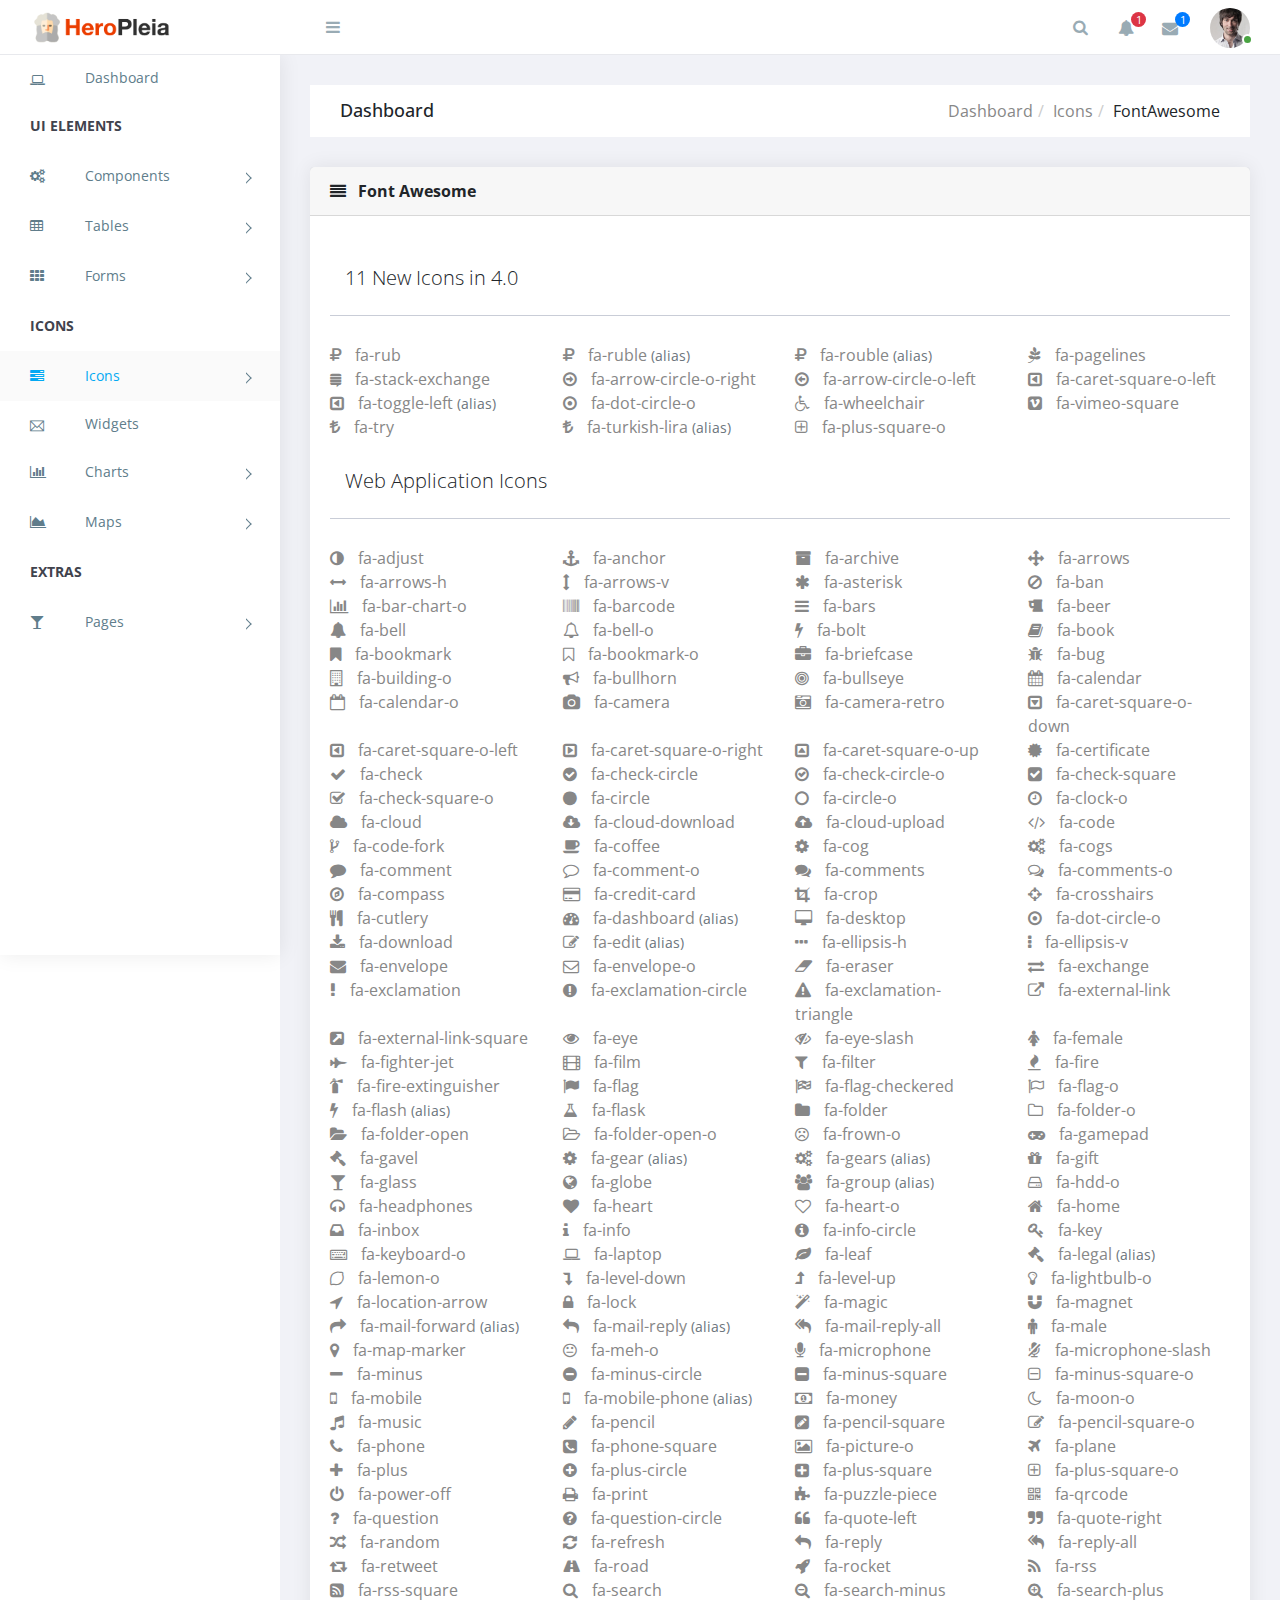
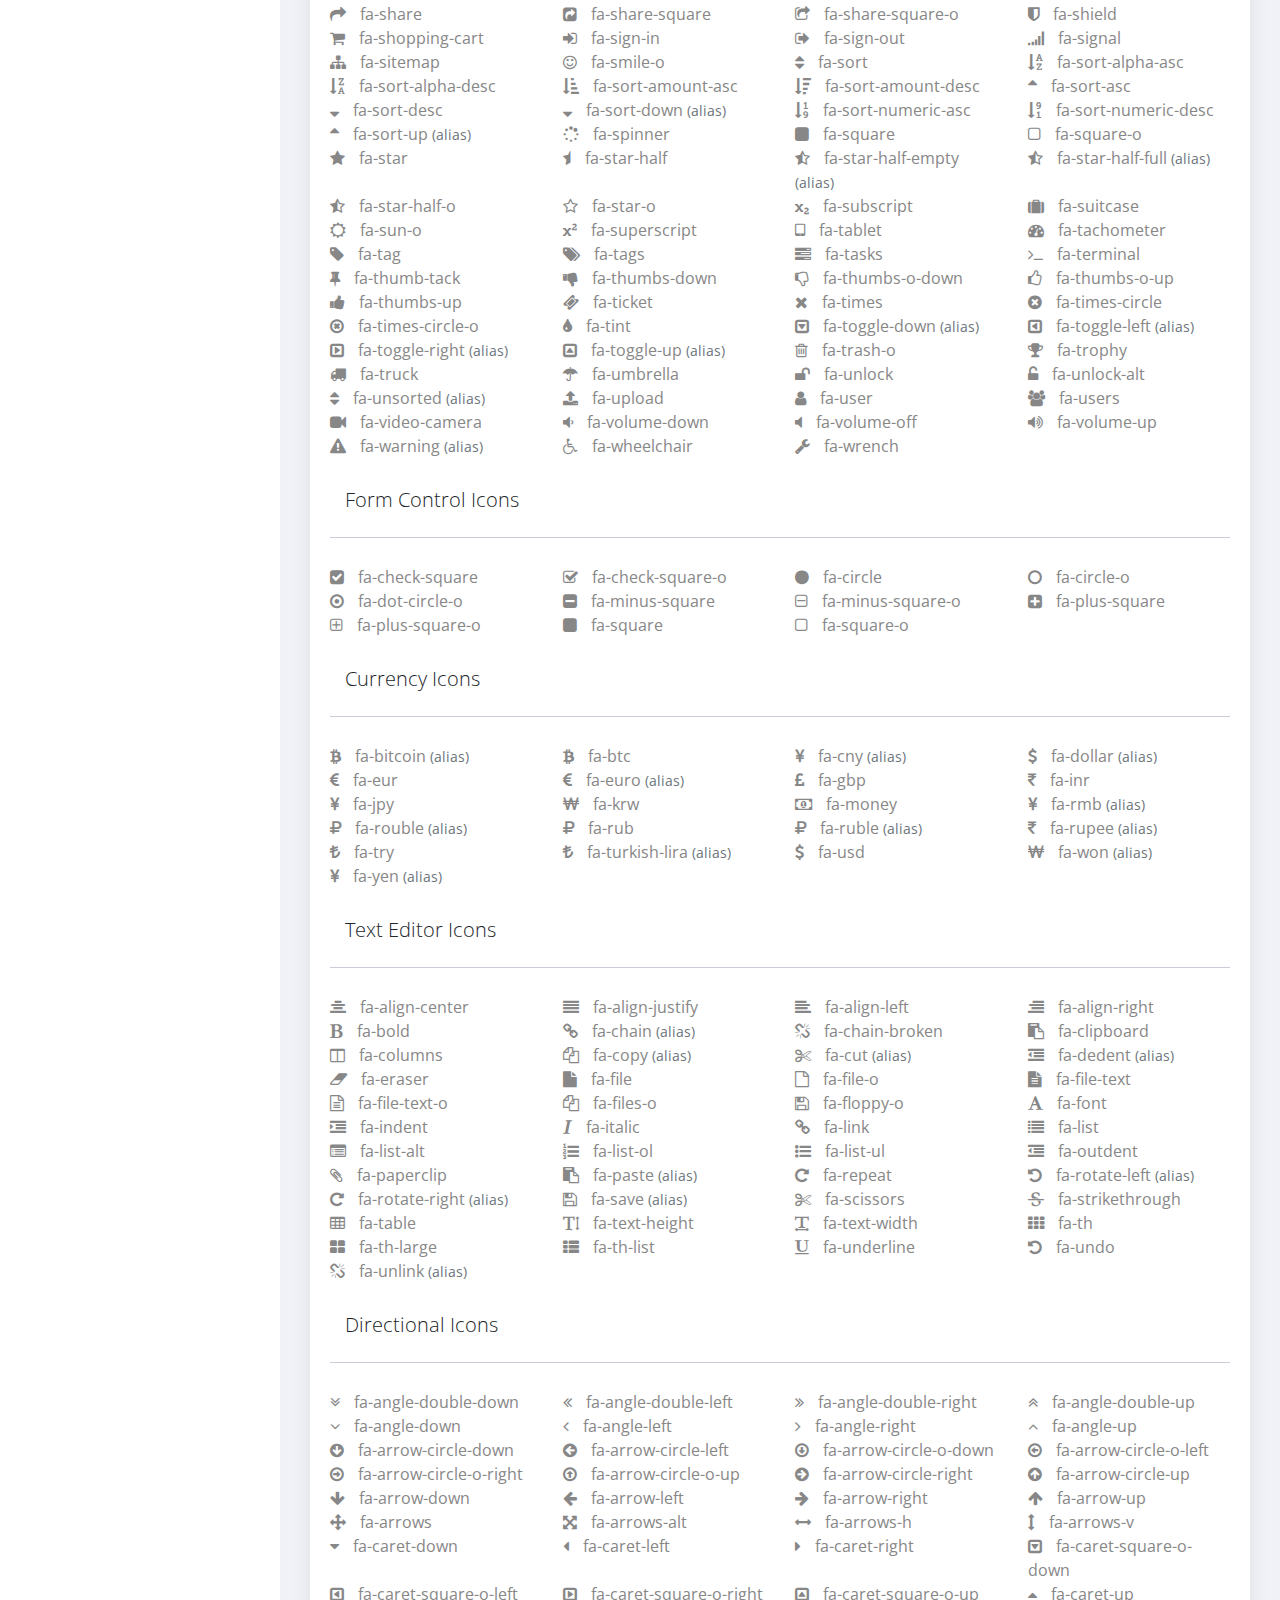
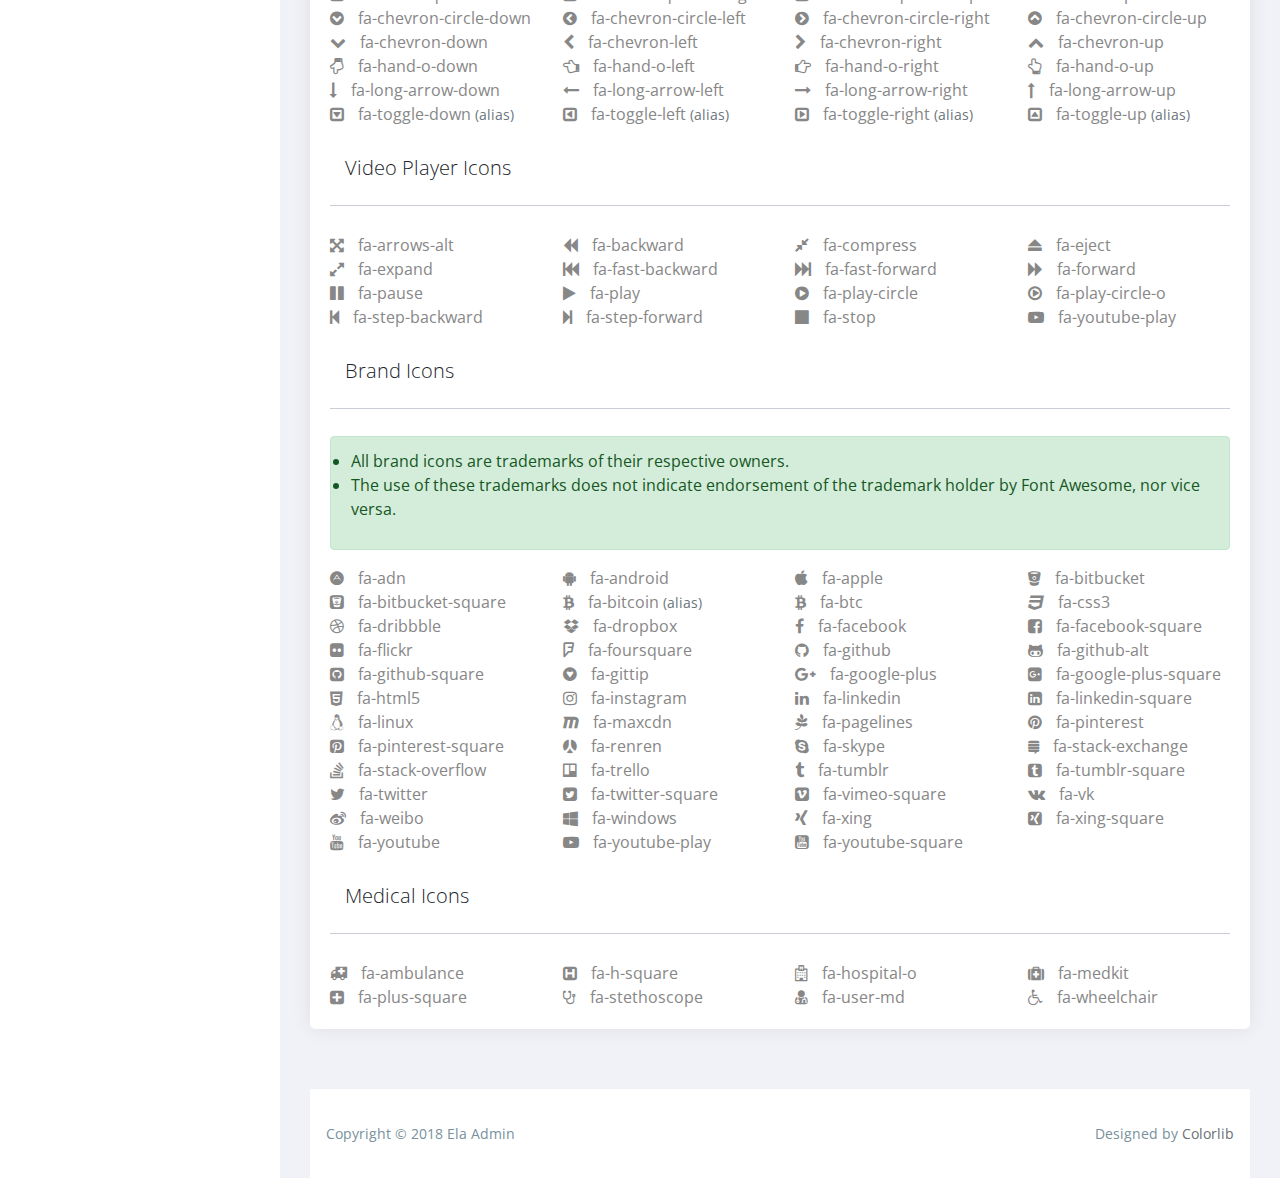
<file: frontend/font-fontawesome.html>
<!doctype html>
<!--[if lt IE 7]>      <html class="no-js lt-ie9 lt-ie8 lt-ie7" lang=""> <![endif]-->
<!--[if IE 7]>         <html class="no-js lt-ie9 lt-ie8" lang=""> <![endif]-->
<!--[if IE 8]>         <html class="no-js lt-ie9" lang=""> <![endif]-->
<!--[if gt IE 8]><!--> <html class="no-js" lang=""> <!--<![endif]-->
<head>
    <meta charset="utf-8">
    <meta http-equiv="X-UA-Compatible" content="IE=edge">
    <title>Ela Admin - HTML5 Admin Template</title>
    <meta name="description" content="Ela Admin - HTML5 Admin Template">
    <meta name="viewport" content="width=device-width, initial-scale=1">

    <link rel="apple-touch-icon" href="images/favicon.png">
    <link rel="shortcut icon" href="images/favicon.png"> 

    <link rel="stylesheet" href="assets/css/normalize.css">
    <link rel="stylesheet" href="assets/css/bootstrap.min.css">
    <link rel="stylesheet" href="assets/css/font-awesome.min.css">
    <link rel="stylesheet" href="assets/css/themify-icons.css">
    <link rel="stylesheet" href="assets/css/pe-icon-7-filled.css">
    <link rel="stylesheet" href="assets/css/flag-icon.min.css">
    <link rel="stylesheet" href="assets/css/cs-skin-elastic.css">
    <!-- <link rel="stylesheet" href="assets/css/bootstrap-select.less"> -->
    <link rel="stylesheet" href="assets/css/style.css">

    <link href='https://fonts.googleapis.com/css?family=Open+Sans:400,600,700,800' rel='stylesheet' type='text/css'>

    <!-- <script type="text/javascript" src="https://cdn.jsdelivr.net/html5shiv/3.7.3/html5shiv.min.js"></script> -->

</head>
<body>
    <!-- Left Panel -->

    <aside id="left-panel" class="left-panel">
        <nav class="navbar navbar-expand-sm navbar-default">

            <div id="main-menu" class="main-menu collapse navbar-collapse">
                <ul class="nav navbar-nav">
                    <li>
                        <a href="index.html"><i class="menu-icon fa fa-laptop"></i>Dashboard </a>
                    </li>
                    <li class="menu-title">UI elements</li><!-- /.menu-title -->
                    <li class="menu-item-has-children dropdown">
                        <a href="#" class="dropdown-toggle" data-toggle="dropdown" aria-haspopup="true" aria-expanded="false"> <i class="menu-icon fa fa-cogs"></i>Components</a>
                        <ul class="sub-menu children dropdown-menu">                            <li><i class="fa fa-puzzle-piece"></i><a href="ui-buttons.html">Buttons</a></li>
                            <li><i class="fa fa-id-badge"></i><a href="ui-badges.html">Badges</a></li>
                            <li><i class="fa fa-bars"></i><a href="ui-tabs.html">Tabs</a></li>
                            
                            <li><i class="fa fa-id-card-o"></i><a href="ui-cards.html">Cards</a></li>
                            <li><i class="fa fa-exclamation-triangle"></i><a href="ui-alerts.html">Alerts</a></li>
                            <li><i class="fa fa-spinner"></i><a href="ui-progressbar.html">Progress Bars</a></li>
                            <li><i class="fa fa-fire"></i><a href="ui-modals.html">Modals</a></li>
                            <li><i class="fa fa-book"></i><a href="ui-switches.html">Switches</a></li>
                            <li><i class="fa fa-th"></i><a href="ui-grids.html">Grids</a></li>
                            <li><i class="fa fa-file-word-o"></i><a href="ui-typgraphy.html">Typography</a></li>
                        </ul>
                    </li>
                    <li class="menu-item-has-children dropdown">
                        <a href="#" class="dropdown-toggle" data-toggle="dropdown" aria-haspopup="true" aria-expanded="false"> <i class="menu-icon fa fa-table"></i>Tables</a>
                        <ul class="sub-menu children dropdown-menu">
                            <li><i class="fa fa-table"></i><a href="tables-basic.html">Basic Table</a></li>
                            <li><i class="fa fa-table"></i><a href="tables-data.html">Data Table</a></li>
                        </ul>
                    </li>
                    <li class="menu-item-has-children dropdown">
                        <a href="#" class="dropdown-toggle" data-toggle="dropdown" aria-haspopup="true" aria-expanded="false"> <i class="menu-icon fa fa-th"></i>Forms</a>
                        <ul class="sub-menu children dropdown-menu">
                            <li><i class="menu-icon fa fa-th"></i><a href="forms-basic.html">Basic Form</a></li>
                            <li><i class="menu-icon fa fa-th"></i><a href="forms-advanced.html">Advanced Form</a></li>
                        </ul>
                    </li>

                    <li class="menu-title">Icons</li><!-- /.menu-title -->

                    <li class="menu-item-has-children active dropdown">
                        <a href="#" class="dropdown-toggle" data-toggle="dropdown" aria-haspopup="true" aria-expanded="false"> <i class="menu-icon fa fa-tasks"></i>Icons</a>
                        <ul class="sub-menu children dropdown-menu">
                            <li><i class="menu-icon fa fa-fort-awesome"></i><a href="font-fontawesome.html">Font Awesome</a></li>
                            <li><i class="menu-icon ti-themify-logo"></i><a href="font-themify.html">Themefy Icons</a></li>
                        </ul>
                    </li>
                    <li>
                        <a href="widgets.html"> <i class="menu-icon ti-email"></i>Widgets </a>
                    </li>
                    <li class="menu-item-has-children dropdown">
                        <a href="#" class="dropdown-toggle" data-toggle="dropdown" aria-haspopup="true" aria-expanded="false"> <i class="menu-icon fa fa-bar-chart"></i>Charts</a>
                        <ul class="sub-menu children dropdown-menu">
                            <li><i class="menu-icon fa fa-line-chart"></i><a href="charts-chartjs.html">Chart JS</a></li>
                            <li><i class="menu-icon fa fa-area-chart"></i><a href="charts-flot.html">Flot Chart</a></li>
                            <li><i class="menu-icon fa fa-pie-chart"></i><a href="charts-peity.html">Peity Chart</a></li>
                        </ul>
                    </li>

                    <li class="menu-item-has-children dropdown">
                        <a href="#" class="dropdown-toggle" data-toggle="dropdown" aria-haspopup="true" aria-expanded="false"> <i class="menu-icon fa fa-area-chart"></i>Maps</a>
                        <ul class="sub-menu children dropdown-menu">
                            <li><i class="menu-icon fa fa-map-o"></i><a href="maps-gmap.html">Google Maps</a></li>
                            <li><i class="menu-icon fa fa-street-view"></i><a href="maps-vector.html">Vector Maps</a></li>
                        </ul>
                    </li>
                    <li class="menu-title">Extras</li><!-- /.menu-title -->
                    <li class="menu-item-has-children dropdown">
                        <a href="#" class="dropdown-toggle" data-toggle="dropdown" aria-haspopup="true" aria-expanded="false"> <i class="menu-icon fa fa-glass"></i>Pages</a>
                        <ul class="sub-menu children dropdown-menu">
                            <li><i class="menu-icon fa fa-sign-in"></i><a href="page-login.html">Login</a></li>
                            <li><i class="menu-icon fa fa-sign-in"></i><a href="page-register.html">Register</a></li>
                            <li><i class="menu-icon fa fa-paper-plane"></i><a href="pages-forget.html">Forget Pass</a></li>
                        </ul>
                    </li>
                </ul>
            </div><!-- /.navbar-collapse -->
        </nav>
    </aside><!-- /#left-panel -->

    <!-- Left Panel -->

    <!-- Right Panel -->

    <div id="right-panel" class="right-panel">

        <!-- Header-->
        <header id="header" class="header">  
            <div class="top-left">
                <div class="navbar-header"> 
                    <a class="navbar-brand" href="./"><img src="images/logo.png" alt="Logo"></a>
                    <a class="navbar-brand hidden" href="./"><img src="images/logo2.png" alt="Logo"></a> 
                    <a id="menuToggle" class="menutoggle"><i class="fa fa-bars"></i></a> 
                </div> 
            </div>
            <div class="top-right"> 
                <div class="header-menu"> 
                    <div class="header-left">
                        <button class="search-trigger"><i class="fa fa-search"></i></button>
                        <div class="form-inline">
                            <form class="search-form">
                                <input class="form-control mr-sm-2" type="text" placeholder="Search ..." aria-label="Search">
                                <button class="search-close" type="submit"><i class="fa fa-close"></i></button>
                            </form>
                        </div>

                        <div class="dropdown for-notification">
                            <button class="btn btn-secondary dropdown-toggle" type="button" id="notification" data-toggle="dropdown" aria-haspopup="true" aria-expanded="false">
                                <i class="fa fa-bell"></i>
                                <span class="count bg-danger">3</span>
                            </button>
                            <div class="dropdown-menu" aria-labelledby="notification">
                                <p class="red">You have 3 Notification</p>
                                <a class="dropdown-item media" href="#">
                                    <i class="fa fa-check"></i>
                                    <p>Server #1 overloaded.</p>
                                </a>
                                <a class="dropdown-item media" href="#">
                                    <i class="fa fa-info"></i>
                                    <p>Server #2 overloaded.</p>
                                </a>
                                <a class="dropdown-item media" href="#">
                                    <i class="fa fa-warning"></i>
                                    <p>Server #3 overloaded.</p>
                                </a>
                            </div>
                        </div>

                        <div class="dropdown for-message">
                            <button class="btn btn-secondary dropdown-toggle" type="button" id="message" data-toggle="dropdown" aria-haspopup="true" aria-expanded="false">
                                <i class="fa fa-envelope"></i>
                                <span class="count bg-primary">4</span>
                            </button>
                            <div class="dropdown-menu" aria-labelledby="message">
                                <p class="red">You have 4 Mails</p>
                                <a class="dropdown-item media" href="#">
                                    <span class="photo media-left"><img alt="avatar" src="images/avatar/1.jpg"></span>
                                    <div class="message media-body">
                                        <span class="name float-left">Jonathan Smith</span>
                                        <span class="time float-right">Just now</span>
                                        <p>Hello, this is an example msg</p>
                                    </div>
                                </a>
                                <a class="dropdown-item media" href="#">
                                    <span class="photo media-left"><img alt="avatar" src="images/avatar/2.jpg"></span>
                                    <div class="message media-body">
                                        <span class="name float-left">Jack Sanders</span>
                                        <span class="time float-right">5 minutes ago</span>
                                        <p>Lorem ipsum dolor sit amet, consectetur</p>
                                    </div>
                                </a>
                                <a class="dropdown-item media" href="#">
                                    <span class="photo media-left"><img alt="avatar" src="images/avatar/3.jpg"></span>
                                    <div class="message media-body">
                                        <span class="name float-left">Cheryl Wheeler</span>
                                        <span class="time float-right">10 minutes ago</span>
                                        <p>Hello, this is an example msg</p>
                                    </div>
                                </a>
                                <a class="dropdown-item media" href="#">
                                    <span class="photo media-left"><img alt="avatar" src="images/avatar/4.jpg"></span>
                                    <div class="message media-body">
                                        <span class="name float-left">Rachel Santos</span>
                                        <span class="time float-right">15 minutes ago</span>
                                        <p>Lorem ipsum dolor sit amet, consectetur</p>
                                    </div>
                                </a>
                            </div>
                        </div>
                    </div>

                    <div class="user-area dropdown float-right">
                        <a href="#" class="dropdown-toggle active" data-toggle="dropdown" aria-haspopup="true" aria-expanded="false">
                            <img class="user-avatar rounded-circle" src="images/admin.jpg" alt="User Avatar">
                        </a>

                        <div class="user-menu dropdown-menu">
                            <a class="nav-link" href="#"><i class="fa fa-user"></i>My Profile</a>

                            <a class="nav-link" href="#"><i class="fa fa-bell-o"></i>Notifications <span class="count">13</span></a>

                            <a class="nav-link" href="#"><i class="fa fa-cog"></i>Settings</a>

                            <a class="nav-link" href="#"><i class="fa fa-power-off"></i>Logout</a>
                        </div>
                    </div> 
                </div>  
            </div>
        </header><!-- /header -->
        <!-- Header-->

        <div class="breadcrumbs">
            <div class="breadcrumbs-inner">
                <div class="row m-0">
                    <div class="col-sm-4">
                        <div class="page-header float-left">
                            <div class="page-title">
                                <h1>Dashboard</h1>
                            </div>
                        </div>
                    </div>
                    <div class="col-sm-8">
                        <div class="page-header float-right">
                            <div class="page-title">
                                <ol class="breadcrumb text-right">
                                    <li><a href="#">Dashboard</a></li>
                                    <li><a href="#">Icons</a></li>
                                    <li class="active">FontAwesome</li>
                                </ol>
                            </div>
                        </div>
                    </div>
                </div>
            </div>
        </div>

        <div class="content">
            <div class="animated fadeIn">


                <div class="card">
                    <div class="card-header">
                        <i class="mr-2 fa fa-align-justify"></i>
                        <strong class="card-title">Font Awesome</strong>
                    </div>
                    <div class="card-body">

                        <div class="fontawesome-icon-list">

                            <div id="new">
                                <h2 class="page-header">11 New Icons in 4.0</h2>
                                <div class="row fontawesome-icon-list">

                                    <div class="fa-hover col-lg-3 col-md-6"><a href="#"><i class="fa fa-rub"></i> fa-rub</a></div>

                                    <div class="fa-hover col-lg-3 col-md-6"><a href="#"><i class="fa fa-ruble"></i> fa-ruble <span class="text-muted">(alias)</span></a></div>

                                    <div class="fa-hover col-lg-3 col-md-6"><a href="#"><i class="fa fa-rouble"></i> fa-rouble <span class="text-muted">(alias)</span></a></div>

                                    <div class="fa-hover col-lg-3 col-md-6"><a href="#"><i class="fa fa-pagelines"></i> fa-pagelines</a></div>

                                    <div class="fa-hover col-lg-3 col-md-6"><a href="#"><i class="fa fa-stack-exchange"></i> fa-stack-exchange</a></div>

                                    <div class="fa-hover col-lg-3 col-md-6"><a href="#"><i class="fa fa-arrow-circle-o-right"></i> fa-arrow-circle-o-right</a></div>

                                    <div class="fa-hover col-lg-3 col-md-6"><a href="#"><i class="fa fa-arrow-circle-o-left"></i> fa-arrow-circle-o-left</a></div>

                                    <div class="fa-hover col-lg-3 col-md-6"><a href="#"><i class="fa fa-caret-square-o-left"></i> fa-caret-square-o-left</a></div>

                                    <div class="fa-hover col-lg-3 col-md-6"><a href="#"><i class="fa fa-toggle-left"></i> fa-toggle-left <span class="text-muted">(alias)</span></a></div>

                                    <div class="fa-hover col-lg-3 col-md-6"><a href="#"><i class="fa fa-dot-circle-o"></i> fa-dot-circle-o</a></div>

                                    <div class="fa-hover col-lg-3 col-md-6"><a href="#"><i class="fa fa-wheelchair"></i> fa-wheelchair</a></div>

                                    <div class="fa-hover col-lg-3 col-md-6"><a href="#"><i class="fa fa-vimeo-square"></i> fa-vimeo-square</a></div>

                                    <div class="fa-hover col-lg-3 col-md-6"><a href="#"><i class="fa fa-try"></i> fa-try</a></div>

                                    <div class="fa-hover col-lg-3 col-md-6"><a href="#"><i class="fa fa-turkish-lira"></i> fa-turkish-lira <span class="text-muted">(alias)</span></a></div>

                                    <div class="fa-hover col-lg-3 col-md-6"><a href="#"><i class="fa fa-plus-square-o"></i> fa-plus-square-o</a></div>

                                </div>
                            </div>

                            <section id="web-application">
                                <h2 class="page-header">Web Application Icons</h2>

                                <div class="row fontawesome-icon-list">



                                    <div class="fa-hover col-lg-3 col-md-6"><a href="#"><i class="fa fa-adjust"></i> fa-adjust</a></div>

                                    <div class="fa-hover col-lg-3 col-md-6"><a href="#"><i class="fa fa-anchor"></i> fa-anchor</a></div>

                                    <div class="fa-hover col-lg-3 col-md-6"><a href="#"><i class="fa fa-archive"></i> fa-archive</a></div>

                                    <div class="fa-hover col-lg-3 col-md-6"><a href="#"><i class="fa fa-arrows"></i> fa-arrows</a></div>

                                    <div class="fa-hover col-lg-3 col-md-6"><a href="#"><i class="fa fa-arrows-h"></i> fa-arrows-h</a></div>

                                    <div class="fa-hover col-lg-3 col-md-6"><a href="#"><i class="fa fa-arrows-v"></i> fa-arrows-v</a></div>

                                    <div class="fa-hover col-lg-3 col-md-6"><a href="#"><i class="fa fa-asterisk"></i> fa-asterisk</a></div>

                                    <div class="fa-hover col-lg-3 col-md-6"><a href="#"><i class="fa fa-ban"></i> fa-ban</a></div>

                                    <div class="fa-hover col-lg-3 col-md-6"><a href="#"><i class="fa fa-bar-chart-o"></i> fa-bar-chart-o</a></div>

                                    <div class="fa-hover col-lg-3 col-md-6"><a href="#"><i class="fa fa-barcode"></i> fa-barcode</a></div>

                                    <div class="fa-hover col-lg-3 col-md-6"><a href="#"><i class="fa fa-bars"></i> fa-bars</a></div>

                                    <div class="fa-hover col-lg-3 col-md-6"><a href="#"><i class="fa fa-beer"></i> fa-beer</a></div>

                                    <div class="fa-hover col-lg-3 col-md-6"><a href="#"><i class="fa fa-bell"></i> fa-bell</a></div>

                                    <div class="fa-hover col-lg-3 col-md-6"><a href="#"><i class="fa fa-bell-o"></i> fa-bell-o</a></div>

                                    <div class="fa-hover col-lg-3 col-md-6"><a href="#"><i class="fa fa-bolt"></i> fa-bolt</a></div>

                                    <div class="fa-hover col-lg-3 col-md-6"><a href="#"><i class="fa fa-book"></i> fa-book</a></div>

                                    <div class="fa-hover col-lg-3 col-md-6"><a href="#"><i class="fa fa-bookmark"></i> fa-bookmark</a></div>

                                    <div class="fa-hover col-lg-3 col-md-6"><a href="#"><i class="fa fa-bookmark-o"></i> fa-bookmark-o</a></div>

                                    <div class="fa-hover col-lg-3 col-md-6"><a href="#"><i class="fa fa-briefcase"></i> fa-briefcase</a></div>

                                    <div class="fa-hover col-lg-3 col-md-6"><a href="#"><i class="fa fa-bug"></i> fa-bug</a></div>

                                    <div class="fa-hover col-lg-3 col-md-6"><a href="#"><i class="fa fa-building-o"></i> fa-building-o</a></div>

                                    <div class="fa-hover col-lg-3 col-md-6"><a href="#"><i class="fa fa-bullhorn"></i> fa-bullhorn</a></div>

                                    <div class="fa-hover col-lg-3 col-md-6"><a href="#"><i class="fa fa-bullseye"></i> fa-bullseye</a></div>

                                    <div class="fa-hover col-lg-3 col-md-6"><a href="#"><i class="fa fa-calendar"></i> fa-calendar</a></div>

                                    <div class="fa-hover col-lg-3 col-md-6"><a href="#"><i class="fa fa-calendar-o"></i> fa-calendar-o</a></div>

                                    <div class="fa-hover col-lg-3 col-md-6"><a href="#"><i class="fa fa-camera"></i> fa-camera</a></div>

                                    <div class="fa-hover col-lg-3 col-md-6"><a href="#"><i class="fa fa-camera-retro"></i> fa-camera-retro</a></div>

                                    <div class="fa-hover col-lg-3 col-md-6"><a href="#"><i class="fa fa-caret-square-o-down"></i> fa-caret-square-o-down</a></div>

                                    <div class="fa-hover col-lg-3 col-md-6"><a href="#"><i class="fa fa-caret-square-o-left"></i> fa-caret-square-o-left</a></div>

                                    <div class="fa-hover col-lg-3 col-md-6"><a href="#"><i class="fa fa-caret-square-o-right"></i> fa-caret-square-o-right</a></div>

                                    <div class="fa-hover col-lg-3 col-md-6"><a href="#"><i class="fa fa-caret-square-o-up"></i> fa-caret-square-o-up</a></div>

                                    <div class="fa-hover col-lg-3 col-md-6"><a href="#"><i class="fa fa-certificate"></i> fa-certificate</a></div>

                                    <div class="fa-hover col-lg-3 col-md-6"><a href="#"><i class="fa fa-check"></i> fa-check</a></div>

                                    <div class="fa-hover col-lg-3 col-md-6"><a href="#"><i class="fa fa-check-circle"></i> fa-check-circle</a></div>

                                    <div class="fa-hover col-lg-3 col-md-6"><a href="#"><i class="fa fa-check-circle-o"></i> fa-check-circle-o</a></div>

                                    <div class="fa-hover col-lg-3 col-md-6"><a href="#"><i class="fa fa-check-square"></i> fa-check-square</a></div>

                                    <div class="fa-hover col-lg-3 col-md-6"><a href="#"><i class="fa fa-check-square-o"></i> fa-check-square-o</a></div>

                                    <div class="fa-hover col-lg-3 col-md-6"><a href="#"><i class="fa fa-circle"></i> fa-circle</a></div>

                                    <div class="fa-hover col-lg-3 col-md-6"><a href="#"><i class="fa fa-circle-o"></i> fa-circle-o</a></div>

                                    <div class="fa-hover col-lg-3 col-md-6"><a href="#"><i class="fa fa-clock-o"></i> fa-clock-o</a></div>

                                    <div class="fa-hover col-lg-3 col-md-6"><a href="#"><i class="fa fa-cloud"></i> fa-cloud</a></div>

                                    <div class="fa-hover col-lg-3 col-md-6"><a href="#"><i class="fa fa-cloud-download"></i> fa-cloud-download</a></div>

                                    <div class="fa-hover col-lg-3 col-md-6"><a href="#"><i class="fa fa-cloud-upload"></i> fa-cloud-upload</a></div>

                                    <div class="fa-hover col-lg-3 col-md-6"><a href="#"><i class="fa fa-code"></i> fa-code</a></div>

                                    <div class="fa-hover col-lg-3 col-md-6"><a href="#"><i class="fa fa-code-fork"></i> fa-code-fork</a></div>

                                    <div class="fa-hover col-lg-3 col-md-6"><a href="#"><i class="fa fa-coffee"></i> fa-coffee</a></div>

                                    <div class="fa-hover col-lg-3 col-md-6"><a href="#"><i class="fa fa-cog"></i> fa-cog</a></div>

                                    <div class="fa-hover col-lg-3 col-md-6"><a href="#"><i class="fa fa-cogs"></i> fa-cogs</a></div>

                                    <div class="fa-hover col-lg-3 col-md-6"><a href="#"><i class="fa fa-comment"></i> fa-comment</a></div>

                                    <div class="fa-hover col-lg-3 col-md-6"><a href="#"><i class="fa fa-comment-o"></i> fa-comment-o</a></div>

                                    <div class="fa-hover col-lg-3 col-md-6"><a href="#"><i class="fa fa-comments"></i> fa-comments</a></div>

                                    <div class="fa-hover col-lg-3 col-md-6"><a href="#"><i class="fa fa-comments-o"></i> fa-comments-o</a></div>

                                    <div class="fa-hover col-lg-3 col-md-6"><a href="#"><i class="fa fa-compass"></i> fa-compass</a></div>

                                    <div class="fa-hover col-lg-3 col-md-6"><a href="#"><i class="fa fa-credit-card"></i> fa-credit-card</a></div>

                                    <div class="fa-hover col-lg-3 col-md-6"><a href="#"><i class="fa fa-crop"></i> fa-crop</a></div>

                                    <div class="fa-hover col-lg-3 col-md-6"><a href="#"><i class="fa fa-crosshairs"></i> fa-crosshairs</a></div>

                                    <div class="fa-hover col-lg-3 col-md-6"><a href="#"><i class="fa fa-cutlery"></i> fa-cutlery</a></div>

                                    <div class="fa-hover col-lg-3 col-md-6"><a href="#"><i class="fa fa-dashboard"></i> fa-dashboard <span class="text-muted">(alias)</span></a></div>

                                    <div class="fa-hover col-lg-3 col-md-6"><a href="#"><i class="fa fa-desktop"></i> fa-desktop</a></div>

                                    <div class="fa-hover col-lg-3 col-md-6"><a href="#"><i class="fa fa-dot-circle-o"></i> fa-dot-circle-o</a></div>

                                    <div class="fa-hover col-lg-3 col-md-6"><a href="#"><i class="fa fa-download"></i> fa-download</a></div>

                                    <div class="fa-hover col-lg-3 col-md-6"><a href="#"><i class="fa fa-edit"></i> fa-edit <span class="text-muted">(alias)</span></a></div>

                                    <div class="fa-hover col-lg-3 col-md-6"><a href="#"><i class="fa fa-ellipsis-h"></i> fa-ellipsis-h</a></div>

                                    <div class="fa-hover col-lg-3 col-md-6"><a href="#"><i class="fa fa-ellipsis-v"></i> fa-ellipsis-v</a></div>

                                    <div class="fa-hover col-lg-3 col-md-6"><a href="#"><i class="fa fa-envelope"></i> fa-envelope</a></div>

                                    <div class="fa-hover col-lg-3 col-md-6"><a href="#"><i class="fa fa-envelope-o"></i> fa-envelope-o</a></div>

                                    <div class="fa-hover col-lg-3 col-md-6"><a href="#"><i class="fa fa-eraser"></i> fa-eraser</a></div>

                                    <div class="fa-hover col-lg-3 col-md-6"><a href="#"><i class="fa fa-exchange"></i> fa-exchange</a></div>

                                    <div class="fa-hover col-lg-3 col-md-6"><a href="#"><i class="fa fa-exclamation"></i> fa-exclamation</a></div>

                                    <div class="fa-hover col-lg-3 col-md-6"><a href="#"><i class="fa fa-exclamation-circle"></i> fa-exclamation-circle</a></div>

                                    <div class="fa-hover col-lg-3 col-md-6"><a href="#"><i class="fa fa-exclamation-triangle"></i> fa-exclamation-triangle</a></div>

                                    <div class="fa-hover col-lg-3 col-md-6"><a href="#"><i class="fa fa-external-link"></i> fa-external-link</a></div>

                                    <div class="fa-hover col-lg-3 col-md-6"><a href="#"><i class="fa fa-external-link-square"></i> fa-external-link-square</a></div>

                                    <div class="fa-hover col-lg-3 col-md-6"><a href="#"><i class="fa fa-eye"></i> fa-eye</a></div>

                                    <div class="fa-hover col-lg-3 col-md-6"><a href="#"><i class="fa fa-eye-slash"></i> fa-eye-slash</a></div>

                                    <div class="fa-hover col-lg-3 col-md-6"><a href="#"><i class="fa fa-female"></i> fa-female</a></div>

                                    <div class="fa-hover col-lg-3 col-md-6"><a href="#"><i class="fa fa-fighter-jet"></i> fa-fighter-jet</a></div>

                                    <div class="fa-hover col-lg-3 col-md-6"><a href="#"><i class="fa fa-film"></i> fa-film</a></div>

                                    <div class="fa-hover col-lg-3 col-md-6"><a href="#"><i class="fa fa-filter"></i> fa-filter</a></div>

                                    <div class="fa-hover col-lg-3 col-md-6"><a href="#"><i class="fa fa-fire"></i> fa-fire</a></div>

                                    <div class="fa-hover col-lg-3 col-md-6"><a href="#"><i class="fa fa-fire-extinguisher"></i> fa-fire-extinguisher</a></div>

                                    <div class="fa-hover col-lg-3 col-md-6"><a href="#"><i class="fa fa-flag"></i> fa-flag</a></div>

                                    <div class="fa-hover col-lg-3 col-md-6"><a href="#"><i class="fa fa-flag-checkered"></i> fa-flag-checkered</a></div>

                                    <div class="fa-hover col-lg-3 col-md-6"><a href="#"><i class="fa fa-flag-o"></i> fa-flag-o</a></div>

                                    <div class="fa-hover col-lg-3 col-md-6"><a href="#"><i class="fa fa-flash"></i> fa-flash <span class="text-muted">(alias)</span></a></div>

                                    <div class="fa-hover col-lg-3 col-md-6"><a href="#"><i class="fa fa-flask"></i> fa-flask</a></div>

                                    <div class="fa-hover col-lg-3 col-md-6"><a href="#"><i class="fa fa-folder"></i> fa-folder</a></div>

                                    <div class="fa-hover col-lg-3 col-md-6"><a href="#"><i class="fa fa-folder-o"></i> fa-folder-o</a></div>

                                    <div class="fa-hover col-lg-3 col-md-6"><a href="#"><i class="fa fa-folder-open"></i> fa-folder-open</a></div>

                                    <div class="fa-hover col-lg-3 col-md-6"><a href="#"><i class="fa fa-folder-open-o"></i> fa-folder-open-o</a></div>

                                    <div class="fa-hover col-lg-3 col-md-6"><a href="#"><i class="fa fa-frown-o"></i> fa-frown-o</a></div>

                                    <div class="fa-hover col-lg-3 col-md-6"><a href="#"><i class="fa fa-gamepad"></i> fa-gamepad</a></div>

                                    <div class="fa-hover col-lg-3 col-md-6"><a href="#"><i class="fa fa-gavel"></i> fa-gavel</a></div>

                                    <div class="fa-hover col-lg-3 col-md-6"><a href="#"><i class="fa fa-gear"></i> fa-gear <span class="text-muted">(alias)</span></a></div>

                                    <div class="fa-hover col-lg-3 col-md-6"><a href="#"><i class="fa fa-gears"></i> fa-gears <span class="text-muted">(alias)</span></a></div>

                                    <div class="fa-hover col-lg-3 col-md-6"><a href="#"><i class="fa fa-gift"></i> fa-gift</a></div>

                                    <div class="fa-hover col-lg-3 col-md-6"><a href="#"><i class="fa fa-glass"></i> fa-glass</a></div>

                                    <div class="fa-hover col-lg-3 col-md-6"><a href="#"><i class="fa fa-globe"></i> fa-globe</a></div>

                                    <div class="fa-hover col-lg-3 col-md-6"><a href="#"><i class="fa fa-group"></i> fa-group <span class="text-muted">(alias)</span></a></div>

                                    <div class="fa-hover col-lg-3 col-md-6"><a href="#"><i class="fa fa-hdd-o"></i> fa-hdd-o</a></div>

                                    <div class="fa-hover col-lg-3 col-md-6"><a href="#"><i class="fa fa-headphones"></i> fa-headphones</a></div>

                                    <div class="fa-hover col-lg-3 col-md-6"><a href="#"><i class="fa fa-heart"></i> fa-heart</a></div>

                                    <div class="fa-hover col-lg-3 col-md-6"><a href="#"><i class="fa fa-heart-o"></i> fa-heart-o</a></div>

                                    <div class="fa-hover col-lg-3 col-md-6"><a href="#"><i class="fa fa-home"></i> fa-home</a></div>

                                    <div class="fa-hover col-lg-3 col-md-6"><a href="#"><i class="fa fa-inbox"></i> fa-inbox</a></div>

                                    <div class="fa-hover col-lg-3 col-md-6"><a href="#"><i class="fa fa-info"></i> fa-info</a></div>

                                    <div class="fa-hover col-lg-3 col-md-6"><a href="#info-circle"><i class="fa fa-info-circle"></i> fa-info-circle</a></div>

                                    <div class="fa-hover col-lg-3 col-md-6"><a href="#key"><i class="fa fa-key"></i> fa-key</a></div>

                                    <div class="fa-hover col-lg-3 col-md-6"><a href="#keyboard-o"><i class="fa fa-keyboard-o"></i> fa-keyboard-o</a></div>

                                    <div class="fa-hover col-lg-3 col-md-6"><a href="#laptop"><i class="fa fa-laptop"></i> fa-laptop</a></div>

                                    <div class="fa-hover col-lg-3 col-md-6"><a href="#leaf"><i class="fa fa-leaf"></i> fa-leaf</a></div>

                                    <div class="fa-hover col-lg-3 col-md-6"><a href="#gavel"><i class="fa fa-legal"></i> fa-legal <span class="text-muted">(alias)</span></a></div>

                                    <div class="fa-hover col-lg-3 col-md-6"><a href="#lemon-o"><i class="fa fa-lemon-o"></i> fa-lemon-o</a></div>

                                    <div class="fa-hover col-lg-3 col-md-6"><a href="#level-down"><i class="fa fa-level-down"></i> fa-level-down</a></div>

                                    <div class="fa-hover col-lg-3 col-md-6"><a href="#level-up"><i class="fa fa-level-up"></i> fa-level-up</a></div>

                                    <div class="fa-hover col-lg-3 col-md-6"><a href="#lightbulb-o"><i class="fa fa-lightbulb-o"></i> fa-lightbulb-o</a></div>

                                    <div class="fa-hover col-lg-3 col-md-6"><a href="#location-arrow"><i class="fa fa-location-arrow"></i> fa-location-arrow</a></div>

                                    <div class="fa-hover col-lg-3 col-md-6"><a href="#lock"><i class="fa fa-lock"></i> fa-lock</a></div>

                                    <div class="fa-hover col-lg-3 col-md-6"><a href="#magic"><i class="fa fa-magic"></i> fa-magic</a></div>

                                    <div class="fa-hover col-lg-3 col-md-6"><a href="#magnet"><i class="fa fa-magnet"></i> fa-magnet</a></div>

                                    <div class="fa-hover col-lg-3 col-md-6"><a href="#share"><i class="fa fa-mail-forward"></i> fa-mail-forward <span class="text-muted">(alias)</span></a></div>

                                    <div class="fa-hover col-lg-3 col-md-6"><a href="#reply"><i class="fa fa-mail-reply"></i> fa-mail-reply <span class="text-muted">(alias)</span></a></div>

                                    <div class="fa-hover col-lg-3 col-md-6"><a href="#mail-reply-all"><i class="fa fa-mail-reply-all"></i> fa-mail-reply-all</a></div>

                                    <div class="fa-hover col-lg-3 col-md-6"><a href="#male"><i class="fa fa-male"></i> fa-male</a></div>

                                    <div class="fa-hover col-lg-3 col-md-6"><a href="#map-marker"><i class="fa fa-map-marker"></i> fa-map-marker</a></div>

                                    <div class="fa-hover col-lg-3 col-md-6"><a href="#meh-o"><i class="fa fa-meh-o"></i> fa-meh-o</a></div>

                                    <div class="fa-hover col-lg-3 col-md-6"><a href="#microphone"><i class="fa fa-microphone"></i> fa-microphone</a></div>

                                    <div class="fa-hover col-lg-3 col-md-6"><a href="#microphone-slash"><i class="fa fa-microphone-slash"></i> fa-microphone-slash</a></div>

                                    <div class="fa-hover col-lg-3 col-md-6"><a href="#minus"><i class="fa fa-minus"></i> fa-minus</a></div>

                                    <div class="fa-hover col-lg-3 col-md-6"><a href="#minus-circle"><i class="fa fa-minus-circle"></i> fa-minus-circle</a></div>

                                    <div class="fa-hover col-lg-3 col-md-6"><a href="#minus-square"><i class="fa fa-minus-square"></i> fa-minus-square</a></div>

                                    <div class="fa-hover col-lg-3 col-md-6"><a href="#minus-square-o"><i class="fa fa-minus-square-o"></i> fa-minus-square-o</a></div>

                                    <div class="fa-hover col-lg-3 col-md-6"><a href="#mobile"><i class="fa fa-mobile"></i> fa-mobile</a></div>

                                    <div class="fa-hover col-lg-3 col-md-6"><a href="#mobile"><i class="fa fa-mobile-phone"></i> fa-mobile-phone <span class="text-muted">(alias)</span></a></div>

                                    <div class="fa-hover col-lg-3 col-md-6"><a href="#money"><i class="fa fa-money"></i> fa-money</a></div>

                                    <div class="fa-hover col-lg-3 col-md-6"><a href="#moon-o"><i class="fa fa-moon-o"></i> fa-moon-o</a></div>

                                    <div class="fa-hover col-lg-3 col-md-6"><a href="#music"><i class="fa fa-music"></i> fa-music</a></div>

                                    <div class="fa-hover col-lg-3 col-md-6"><a href="#pencil"><i class="fa fa-pencil"></i> fa-pencil</a></div>

                                    <div class="fa-hover col-lg-3 col-md-6"><a href="#pencil-square"><i class="fa fa-pencil-square"></i> fa-pencil-square</a></div>

                                    <div class="fa-hover col-lg-3 col-md-6"><a href="#pencil-square-o"><i class="fa fa-pencil-square-o"></i> fa-pencil-square-o</a></div>

                                    <div class="fa-hover col-lg-3 col-md-6"><a href="#phone"><i class="fa fa-phone"></i> fa-phone</a></div>

                                    <div class="fa-hover col-lg-3 col-md-6"><a href="#phone-square"><i class="fa fa-phone-square"></i> fa-phone-square</a></div>

                                    <div class="fa-hover col-lg-3 col-md-6"><a href="#picture-o"><i class="fa fa-picture-o"></i> fa-picture-o</a></div>

                                    <div class="fa-hover col-lg-3 col-md-6"><a href="#plane"><i class="fa fa-plane"></i> fa-plane</a></div>

                                    <div class="fa-hover col-lg-3 col-md-6"><a href="#plus"><i class="fa fa-plus"></i> fa-plus</a></div>

                                    <div class="fa-hover col-lg-3 col-md-6"><a href="#plus-circle"><i class="fa fa-plus-circle"></i> fa-plus-circle</a></div>

                                    <div class="fa-hover col-lg-3 col-md-6"><a href="#plus-square"><i class="fa fa-plus-square"></i> fa-plus-square</a></div>

                                    <div class="fa-hover col-lg-3 col-md-6"><a href="#plus-square-o"><i class="fa fa-plus-square-o"></i> fa-plus-square-o</a></div>

                                    <div class="fa-hover col-lg-3 col-md-6"><a href="#power-off"><i class="fa fa-power-off"></i> fa-power-off</a></div>

                                    <div class="fa-hover col-lg-3 col-md-6"><a href="#print"><i class="fa fa-print"></i> fa-print</a></div>

                                    <div class="fa-hover col-lg-3 col-md-6"><a href="#puzzle-piece"><i class="fa fa-puzzle-piece"></i> fa-puzzle-piece</a></div>

                                    <div class="fa-hover col-lg-3 col-md-6"><a href="#qrcode"><i class="fa fa-qrcode"></i> fa-qrcode</a></div>

                                    <div class="fa-hover col-lg-3 col-md-6"><a href="#question"><i class="fa fa-question"></i> fa-question</a></div>

                                    <div class="fa-hover col-lg-3 col-md-6"><a href="#question-circle"><i class="fa fa-question-circle"></i> fa-question-circle</a></div>

                                    <div class="fa-hover col-lg-3 col-md-6"><a href="#quote-left"><i class="fa fa-quote-left"></i> fa-quote-left</a></div>

                                    <div class="fa-hover col-lg-3 col-md-6"><a href="#quote-right"><i class="fa fa-quote-right"></i> fa-quote-right</a></div>

                                    <div class="fa-hover col-lg-3 col-md-6"><a href="#random"><i class="fa fa-random"></i> fa-random</a></div>

                                    <div class="fa-hover col-lg-3 col-md-6"><a href="#refresh"><i class="fa fa-refresh"></i> fa-refresh</a></div>

                                    <div class="fa-hover col-lg-3 col-md-6"><a href="#reply"><i class="fa fa-reply"></i> fa-reply</a></div>

                                    <div class="fa-hover col-lg-3 col-md-6"><a href="#reply-all"><i class="fa fa-reply-all"></i> fa-reply-all</a></div>

                                    <div class="fa-hover col-lg-3 col-md-6"><a href="#retweet"><i class="fa fa-retweet"></i> fa-retweet</a></div>

                                    <div class="fa-hover col-lg-3 col-md-6"><a href="#road"><i class="fa fa-road"></i> fa-road</a></div>

                                    <div class="fa-hover col-lg-3 col-md-6"><a href="#rocket"><i class="fa fa-rocket"></i> fa-rocket</a></div>

                                    <div class="fa-hover col-lg-3 col-md-6"><a href="#rss"><i class="fa fa-rss"></i> fa-rss</a></div>

                                    <div class="fa-hover col-lg-3 col-md-6"><a href="#rss-square"><i class="fa fa-rss-square"></i> fa-rss-square</a></div>

                                    <div class="fa-hover col-lg-3 col-md-6"><a href="#search"><i class="fa fa-search"></i> fa-search</a></div>

                                    <div class="fa-hover col-lg-3 col-md-6"><a href="#search-minus"><i class="fa fa-search-minus"></i> fa-search-minus</a></div>

                                    <div class="fa-hover col-lg-3 col-md-6"><a href="#search-plus"><i class="fa fa-search-plus"></i> fa-search-plus</a></div>

                                    <div class="fa-hover col-lg-3 col-md-6"><a href="#share"><i class="fa fa-share"></i> fa-share</a></div>

                                    <div class="fa-hover col-lg-3 col-md-6"><a href="#share-square"><i class="fa fa-share-square"></i> fa-share-square</a></div>

                                    <div class="fa-hover col-lg-3 col-md-6"><a href="#share-square-o"><i class="fa fa-share-square-o"></i> fa-share-square-o</a></div>

                                    <div class="fa-hover col-lg-3 col-md-6"><a href="#shield"><i class="fa fa-shield"></i> fa-shield</a></div>

                                    <div class="fa-hover col-lg-3 col-md-6"><a href="#shopping-cart"><i class="fa fa-shopping-cart"></i> fa-shopping-cart</a></div>

                                    <div class="fa-hover col-lg-3 col-md-6"><a href="#sign-in"><i class="fa fa-sign-in"></i> fa-sign-in</a></div>

                                    <div class="fa-hover col-lg-3 col-md-6"><a href="#sign-out"><i class="fa fa-sign-out"></i> fa-sign-out</a></div>

                                    <div class="fa-hover col-lg-3 col-md-6"><a href="#signal"><i class="fa fa-signal"></i> fa-signal</a></div>

                                    <div class="fa-hover col-lg-3 col-md-6"><a href="#sitemap"><i class="fa fa-sitemap"></i> fa-sitemap</a></div>

                                    <div class="fa-hover col-lg-3 col-md-6"><a href="#smile-o"><i class="fa fa-smile-o"></i> fa-smile-o</a></div>

                                    <div class="fa-hover col-lg-3 col-md-6"><a href="#sort"><i class="fa fa-sort"></i> fa-sort</a></div>

                                    <div class="fa-hover col-lg-3 col-md-6"><a href="#sort-alpha-asc"><i class="fa fa-sort-alpha-asc"></i> fa-sort-alpha-asc</a></div>

                                    <div class="fa-hover col-lg-3 col-md-6"><a href="#sort-alpha-desc"><i class="fa fa-sort-alpha-desc"></i> fa-sort-alpha-desc</a></div>

                                    <div class="fa-hover col-lg-3 col-md-6"><a href="#sort-amount-asc"><i class="fa fa-sort-amount-asc"></i> fa-sort-amount-asc</a></div>

                                    <div class="fa-hover col-lg-3 col-md-6"><a href="#sort-amount-desc"><i class="fa fa-sort-amount-desc"></i> fa-sort-amount-desc</a></div>

                                    <div class="fa-hover col-lg-3 col-md-6"><a href="#sort-asc"><i class="fa fa-sort-asc"></i> fa-sort-asc</a></div>

                                    <div class="fa-hover col-lg-3 col-md-6"><a href="#sort-desc"><i class="fa fa-sort-desc"></i> fa-sort-desc</a></div>

                                    <div class="fa-hover col-lg-3 col-md-6"><a href="#sort-asc"><i class="fa fa-sort-down"></i> fa-sort-down <span class="text-muted">(alias)</span></a></div>

                                    <div class="fa-hover col-lg-3 col-md-6"><a href="#sort-numeric-asc"><i class="fa fa-sort-numeric-asc"></i> fa-sort-numeric-asc</a></div>

                                    <div class="fa-hover col-lg-3 col-md-6"><a href="#sort-numeric-desc"><i class="fa fa-sort-numeric-desc"></i> fa-sort-numeric-desc</a></div>

                                    <div class="fa-hover col-lg-3 col-md-6"><a href="#sort-desc"><i class="fa fa-sort-up"></i> fa-sort-up <span class="text-muted">(alias)</span></a></div>

                                    <div class="fa-hover col-lg-3 col-md-6"><a href="#spinner"><i class="fa fa-spinner"></i> fa-spinner</a></div>

                                    <div class="fa-hover col-lg-3 col-md-6"><a href="#square"><i class="fa fa-square"></i> fa-square</a></div>

                                    <div class="fa-hover col-lg-3 col-md-6"><a href="#square-o"><i class="fa fa-square-o"></i> fa-square-o</a></div>

                                    <div class="fa-hover col-lg-3 col-md-6"><a href="#star"><i class="fa fa-star"></i> fa-star</a></div>

                                    <div class="fa-hover col-lg-3 col-md-6"><a href="#star-half"><i class="fa fa-star-half"></i> fa-star-half</a></div>

                                    <div class="fa-hover col-lg-3 col-md-6"><a href="#star-half-o"><i class="fa fa-star-half-empty"></i> fa-star-half-empty <span class="text-muted">(alias)</span></a></div>

                                    <div class="fa-hover col-lg-3 col-md-6"><a href="#star-half-o"><i class="fa fa-star-half-full"></i> fa-star-half-full <span class="text-muted">(alias)</span></a></div>

                                    <div class="fa-hover col-lg-3 col-md-6"><a href="#star-half-o"><i class="fa fa-star-half-o"></i> fa-star-half-o</a></div>

                                    <div class="fa-hover col-lg-3 col-md-6"><a href="#star-o"><i class="fa fa-star-o"></i> fa-star-o</a></div>

                                    <div class="fa-hover col-lg-3 col-md-6"><a href="#subscript"><i class="fa fa-subscript"></i> fa-subscript</a></div>

                                    <div class="fa-hover col-lg-3 col-md-6"><a href="#suitcase"><i class="fa fa-suitcase"></i> fa-suitcase</a></div>

                                    <div class="fa-hover col-lg-3 col-md-6"><a href="#sun-o"><i class="fa fa-sun-o"></i> fa-sun-o</a></div>

                                    <div class="fa-hover col-lg-3 col-md-6"><a href="#superscript"><i class="fa fa-superscript"></i> fa-superscript</a></div>

                                    <div class="fa-hover col-lg-3 col-md-6"><a href="#tablet"><i class="fa fa-tablet"></i> fa-tablet</a></div>

                                    <div class="fa-hover col-lg-3 col-md-6"><a href="#tachometer"><i class="fa fa-tachometer"></i> fa-tachometer</a></div>

                                    <div class="fa-hover col-lg-3 col-md-6"><a href="#tag"><i class="fa fa-tag"></i> fa-tag</a></div>

                                    <div class="fa-hover col-lg-3 col-md-6"><a href="#tags"><i class="fa fa-tags"></i> fa-tags</a></div>

                                    <div class="fa-hover col-lg-3 col-md-6"><a href="#tasks"><i class="fa fa-tasks"></i> fa-tasks</a></div>

                                    <div class="fa-hover col-lg-3 col-md-6"><a href="#terminal"><i class="fa fa-terminal"></i> fa-terminal</a></div>

                                    <div class="fa-hover col-lg-3 col-md-6"><a href="#thumb-tack"><i class="fa fa-thumb-tack"></i> fa-thumb-tack</a></div>

                                    <div class="fa-hover col-lg-3 col-md-6"><a href="#thumbs-down"><i class="fa fa-thumbs-down"></i> fa-thumbs-down</a></div>

                                    <div class="fa-hover col-lg-3 col-md-6"><a href="#thumbs-o-down"><i class="fa fa-thumbs-o-down"></i> fa-thumbs-o-down</a></div>

                                    <div class="fa-hover col-lg-3 col-md-6"><a href="#thumbs-o-up"><i class="fa fa-thumbs-o-up"></i> fa-thumbs-o-up</a></div>

                                    <div class="fa-hover col-lg-3 col-md-6"><a href="#thumbs-up"><i class="fa fa-thumbs-up"></i> fa-thumbs-up</a></div>

                                    <div class="fa-hover col-lg-3 col-md-6"><a href="#ticket"><i class="fa fa-ticket"></i> fa-ticket</a></div>

                                    <div class="fa-hover col-lg-3 col-md-6"><a href="#times"><i class="fa fa-times"></i> fa-times</a></div>

                                    <div class="fa-hover col-lg-3 col-md-6"><a href="#times-circle"><i class="fa fa-times-circle"></i> fa-times-circle</a></div>

                                    <div class="fa-hover col-lg-3 col-md-6"><a href="#times-circle-o"><i class="fa fa-times-circle-o"></i> fa-times-circle-o</a></div>

                                    <div class="fa-hover col-lg-3 col-md-6"><a href="#tint"><i class="fa fa-tint"></i> fa-tint</a></div>

                                    <div class="fa-hover col-lg-3 col-md-6"><a href="#caret-square-o-down"><i class="fa fa-toggle-down"></i> fa-toggle-down <span class="text-muted">(alias)</span></a></div>

                                    <div class="fa-hover col-lg-3 col-md-6"><a href="#caret-square-o-left"><i class="fa fa-toggle-left"></i> fa-toggle-left <span class="text-muted">(alias)</span></a></div>

                                    <div class="fa-hover col-lg-3 col-md-6"><a href="#caret-square-o-right"><i class="fa fa-toggle-right"></i> fa-toggle-right <span class="text-muted">(alias)</span></a></div>

                                    <div class="fa-hover col-lg-3 col-md-6"><a href="#caret-square-o-up"><i class="fa fa-toggle-up"></i> fa-toggle-up <span class="text-muted">(alias)</span></a></div>

                                    <div class="fa-hover col-lg-3 col-md-6"><a href="#trash-o"><i class="fa fa-trash-o"></i> fa-trash-o</a></div>

                                    <div class="fa-hover col-lg-3 col-md-6"><a href="#trophy"><i class="fa fa-trophy"></i> fa-trophy</a></div>

                                    <div class="fa-hover col-lg-3 col-md-6"><a href="#truck"><i class="fa fa-truck"></i> fa-truck</a></div>

                                    <div class="fa-hover col-lg-3 col-md-6"><a href="#umbrella"><i class="fa fa-umbrella"></i> fa-umbrella</a></div>

                                    <div class="fa-hover col-lg-3 col-md-6"><a href="#unlock"><i class="fa fa-unlock"></i> fa-unlock</a></div>

                                    <div class="fa-hover col-lg-3 col-md-6"><a href="#unlock-alt"><i class="fa fa-unlock-alt"></i> fa-unlock-alt</a></div>

                                    <div class="fa-hover col-lg-3 col-md-6"><a href="#sort"><i class="fa fa-unsorted"></i> fa-unsorted <span class="text-muted">(alias)</span></a></div>

                                    <div class="fa-hover col-lg-3 col-md-6"><a href="#upload"><i class="fa fa-upload"></i> fa-upload</a></div>

                                    <div class="fa-hover col-lg-3 col-md-6"><a href="#user"><i class="fa fa-user"></i> fa-user</a></div>

                                    <div class="fa-hover col-lg-3 col-md-6"><a href="#users"><i class="fa fa-users"></i> fa-users</a></div>

                                    <div class="fa-hover col-lg-3 col-md-6"><a href="#video-camera"><i class="fa fa-video-camera"></i> fa-video-camera</a></div>

                                    <div class="fa-hover col-lg-3 col-md-6"><a href="#volume-down"><i class="fa fa-volume-down"></i> fa-volume-down</a></div>

                                    <div class="fa-hover col-lg-3 col-md-6"><a href="#volume-off"><i class="fa fa-volume-off"></i> fa-volume-off</a></div>

                                    <div class="fa-hover col-lg-3 col-md-6"><a href="#volume-up"><i class="fa fa-volume-up"></i> fa-volume-up</a></div>

                                    <div class="fa-hover col-lg-3 col-md-6"><a href="#exclamation-triangle"><i class="fa fa-warning"></i> fa-warning <span class="text-muted">(alias)</span></a></div>

                                    <div class="fa-hover col-lg-3 col-md-6"><a href="#wheelchair"><i class="fa fa-wheelchair"></i> fa-wheelchair</a></div>

                                    <div class="fa-hover col-lg-3 col-md-6"><a href="#wrench"><i class="fa fa-wrench"></i> fa-wrench</a></div>

                                </div>

                            </section>

                            <section id="form-control">
                                <h2 class="page-header">Form Control Icons</h2>

                                <div class="row fontawesome-icon-list">



                                    <div class="fa-hover col-lg-3 col-md-6"><a href="#check-square"><i class="fa fa-check-square"></i> fa-check-square</a></div>

                                    <div class="fa-hover col-lg-3 col-md-6"><a href="#check-square-o"><i class="fa fa-check-square-o"></i> fa-check-square-o</a></div>

                                    <div class="fa-hover col-lg-3 col-md-6"><a href="#circle"><i class="fa fa-circle"></i> fa-circle</a></div>

                                    <div class="fa-hover col-lg-3 col-md-6"><a href="#circle-o"><i class="fa fa-circle-o"></i> fa-circle-o</a></div>

                                    <div class="fa-hover col-lg-3 col-md-6"><a href="#dot-circle-o"><i class="fa fa-dot-circle-o"></i> fa-dot-circle-o</a></div>

                                    <div class="fa-hover col-lg-3 col-md-6"><a href="#minus-square"><i class="fa fa-minus-square"></i> fa-minus-square</a></div>

                                    <div class="fa-hover col-lg-3 col-md-6"><a href="#minus-square-o"><i class="fa fa-minus-square-o"></i> fa-minus-square-o</a></div>

                                    <div class="fa-hover col-lg-3 col-md-6"><a href="#plus-square"><i class="fa fa-plus-square"></i> fa-plus-square</a></div>

                                    <div class="fa-hover col-lg-3 col-md-6"><a href="#plus-square-o"><i class="fa fa-plus-square-o"></i> fa-plus-square-o</a></div>

                                    <div class="fa-hover col-lg-3 col-md-6"><a href="#square"><i class="fa fa-square"></i> fa-square</a></div>

                                    <div class="fa-hover col-lg-3 col-md-6"><a href="#square-o"><i class="fa fa-square-o"></i> fa-square-o</a></div>

                                </div>
                            </section>

                            <section id="currency">
                                <h2 class="page-header">Currency Icons</h2>

                                <div class="row fontawesome-icon-list">



                                    <div class="fa-hover col-lg-3 col-md-6"><a href="#btc"><i class="fa fa-bitcoin"></i> fa-bitcoin <span class="text-muted">(alias)</span></a></div>

                                    <div class="fa-hover col-lg-3 col-md-6"><a href="#btc"><i class="fa fa-btc"></i> fa-btc</a></div>

                                    <div class="fa-hover col-lg-3 col-md-6"><a href="#jpy"><i class="fa fa-cny"></i> fa-cny <span class="text-muted">(alias)</span></a></div>

                                    <div class="fa-hover col-lg-3 col-md-6"><a href="#usd"><i class="fa fa-dollar"></i> fa-dollar <span class="text-muted">(alias)</span></a></div>

                                    <div class="fa-hover col-lg-3 col-md-6"><a href="#eur"><i class="fa fa-eur"></i> fa-eur</a></div>

                                    <div class="fa-hover col-lg-3 col-md-6"><a href="#eur"><i class="fa fa-euro"></i> fa-euro <span class="text-muted">(alias)</span></a></div>

                                    <div class="fa-hover col-lg-3 col-md-6"><a href="#gbp"><i class="fa fa-gbp"></i> fa-gbp</a></div>

                                    <div class="fa-hover col-lg-3 col-md-6"><a href="#inr"><i class="fa fa-inr"></i> fa-inr</a></div>

                                    <div class="fa-hover col-lg-3 col-md-6"><a href="#jpy"><i class="fa fa-jpy"></i> fa-jpy</a></div>

                                    <div class="fa-hover col-lg-3 col-md-6"><a href="#krw"><i class="fa fa-krw"></i> fa-krw</a></div>

                                    <div class="fa-hover col-lg-3 col-md-6"><a href="#money"><i class="fa fa-money"></i> fa-money</a></div>

                                    <div class="fa-hover col-lg-3 col-md-6"><a href="#jpy"><i class="fa fa-rmb"></i> fa-rmb <span class="text-muted">(alias)</span></a></div>

                                    <div class="fa-hover col-lg-3 col-md-6"><a href="#rub"><i class="fa fa-rouble"></i> fa-rouble <span class="text-muted">(alias)</span></a></div>

                                    <div class="fa-hover col-lg-3 col-md-6"><a href="#rub"><i class="fa fa-rub"></i> fa-rub</a></div>

                                    <div class="fa-hover col-lg-3 col-md-6"><a href="#rub"><i class="fa fa-ruble"></i> fa-ruble <span class="text-muted">(alias)</span></a></div>

                                    <div class="fa-hover col-lg-3 col-md-6"><a href="#inr"><i class="fa fa-rupee"></i> fa-rupee <span class="text-muted">(alias)</span></a></div>

                                    <div class="fa-hover col-lg-3 col-md-6"><a href="#try"><i class="fa fa-try"></i> fa-try</a></div>

                                    <div class="fa-hover col-lg-3 col-md-6"><a href="#try"><i class="fa fa-turkish-lira"></i> fa-turkish-lira <span class="text-muted">(alias)</span></a></div>

                                    <div class="fa-hover col-lg-3 col-md-6"><a href="#usd"><i class="fa fa-usd"></i> fa-usd</a></div>

                                    <div class="fa-hover col-lg-3 col-md-6"><a href="#krw"><i class="fa fa-won"></i> fa-won <span class="text-muted">(alias)</span></a></div>

                                    <div class="fa-hover col-lg-3 col-md-6"><a href="#jpy"><i class="fa fa-yen"></i> fa-yen <span class="text-muted">(alias)</span></a></div>

                                </div>

                            </section>

                            <section id="text-editor">
                                <h2 class="page-header">Text Editor Icons</h2>

                                <div class="row fontawesome-icon-list">



                                    <div class="fa-hover col-lg-3 col-md-6"><a href="#align-center"><i class="fa fa-align-center"></i> fa-align-center</a></div>

                                    <div class="fa-hover col-lg-3 col-md-6"><a href="#align-justify"><i class="fa fa-align-justify"></i> fa-align-justify</a></div>

                                    <div class="fa-hover col-lg-3 col-md-6"><a href="#align-left"><i class="fa fa-align-left"></i> fa-align-left</a></div>

                                    <div class="fa-hover col-lg-3 col-md-6"><a href="#align-right"><i class="fa fa-align-right"></i> fa-align-right</a></div>

                                    <div class="fa-hover col-lg-3 col-md-6"><a href="#bold"><i class="fa fa-bold"></i> fa-bold</a></div>

                                    <div class="fa-hover col-lg-3 col-md-6"><a href="#link"><i class="fa fa-chain"></i> fa-chain <span class="text-muted">(alias)</span></a></div>

                                    <div class="fa-hover col-lg-3 col-md-6"><a href="#chain-broken"><i class="fa fa-chain-broken"></i> fa-chain-broken</a></div>

                                    <div class="fa-hover col-lg-3 col-md-6"><a href="#clipboard"><i class="fa fa-clipboard"></i> fa-clipboard</a></div>

                                    <div class="fa-hover col-lg-3 col-md-6"><a href="#columns"><i class="fa fa-columns"></i> fa-columns</a></div>

                                    <div class="fa-hover col-lg-3 col-md-6"><a href="#files-o"><i class="fa fa-copy"></i> fa-copy <span class="text-muted">(alias)</span></a></div>

                                    <div class="fa-hover col-lg-3 col-md-6"><a href="#scissors"><i class="fa fa-cut"></i> fa-cut <span class="text-muted">(alias)</span></a></div>

                                    <div class="fa-hover col-lg-3 col-md-6"><a href="#outdent"><i class="fa fa-dedent"></i> fa-dedent <span class="text-muted">(alias)</span></a></div>

                                    <div class="fa-hover col-lg-3 col-md-6"><a href="#eraser"><i class="fa fa-eraser"></i> fa-eraser</a></div>

                                    <div class="fa-hover col-lg-3 col-md-6"><a href="#file"><i class="fa fa-file"></i> fa-file</a></div>

                                    <div class="fa-hover col-lg-3 col-md-6"><a href="#file-o"><i class="fa fa-file-o"></i> fa-file-o</a></div>

                                    <div class="fa-hover col-lg-3 col-md-6"><a href="#file-text"><i class="fa fa-file-text"></i> fa-file-text</a></div>

                                    <div class="fa-hover col-lg-3 col-md-6"><a href="#file-text-o"><i class="fa fa-file-text-o"></i> fa-file-text-o</a></div>

                                    <div class="fa-hover col-lg-3 col-md-6"><a href="#files-o"><i class="fa fa-files-o"></i> fa-files-o</a></div>

                                    <div class="fa-hover col-lg-3 col-md-6"><a href="#floppy-o"><i class="fa fa-floppy-o"></i> fa-floppy-o</a></div>

                                    <div class="fa-hover col-lg-3 col-md-6"><a href="#font"><i class="fa fa-font"></i> fa-font</a></div>

                                    <div class="fa-hover col-lg-3 col-md-6"><a href="#indent"><i class="fa fa-indent"></i> fa-indent</a></div>

                                    <div class="fa-hover col-lg-3 col-md-6"><a href="#italic"><i class="fa fa-italic"></i> fa-italic</a></div>

                                    <div class="fa-hover col-lg-3 col-md-6"><a href="#link"><i class="fa fa-link"></i> fa-link</a></div>

                                    <div class="fa-hover col-lg-3 col-md-6"><a href="#list"><i class="fa fa-list"></i> fa-list</a></div>

                                    <div class="fa-hover col-lg-3 col-md-6"><a href="#list-alt"><i class="fa fa-list-alt"></i> fa-list-alt</a></div>

                                    <div class="fa-hover col-lg-3 col-md-6"><a href="#list-ol"><i class="fa fa-list-ol"></i> fa-list-ol</a></div>

                                    <div class="fa-hover col-lg-3 col-md-6"><a href="#list-ul"><i class="fa fa-list-ul"></i> fa-list-ul</a></div>

                                    <div class="fa-hover col-lg-3 col-md-6"><a href="#outdent"><i class="fa fa-outdent"></i> fa-outdent</a></div>

                                    <div class="fa-hover col-lg-3 col-md-6"><a href="#paperclip"><i class="fa fa-paperclip"></i> fa-paperclip</a></div>

                                    <div class="fa-hover col-lg-3 col-md-6"><a href="#clipboard"><i class="fa fa-paste"></i> fa-paste <span class="text-muted">(alias)</span></a></div>

                                    <div class="fa-hover col-lg-3 col-md-6"><a href="#repeat"><i class="fa fa-repeat"></i> fa-repeat</a></div>

                                    <div class="fa-hover col-lg-3 col-md-6"><a href="#undo"><i class="fa fa-rotate-left"></i> fa-rotate-left <span class="text-muted">(alias)</span></a></div>

                                    <div class="fa-hover col-lg-3 col-md-6"><a href="#repeat"><i class="fa fa-rotate-right"></i> fa-rotate-right <span class="text-muted">(alias)</span></a></div>

                                    <div class="fa-hover col-lg-3 col-md-6"><a href="#floppy-o"><i class="fa fa-save"></i> fa-save <span class="text-muted">(alias)</span></a></div>

                                    <div class="fa-hover col-lg-3 col-md-6"><a href="#scissors"><i class="fa fa-scissors"></i> fa-scissors</a></div>

                                    <div class="fa-hover col-lg-3 col-md-6"><a href="#strikethrough"><i class="fa fa-strikethrough"></i> fa-strikethrough</a></div>

                                    <div class="fa-hover col-lg-3 col-md-6"><a href="#table"><i class="fa fa-table"></i> fa-table</a></div>

                                    <div class="fa-hover col-lg-3 col-md-6"><a href="#text-height"><i class="fa fa-text-height"></i> fa-text-height</a></div>

                                    <div class="fa-hover col-lg-3 col-md-6"><a href="#text-width"><i class="fa fa-text-width"></i> fa-text-width</a></div>

                                    <div class="fa-hover col-lg-3 col-md-6"><a href="#th"><i class="fa fa-th"></i> fa-th</a></div>

                                    <div class="fa-hover col-lg-3 col-md-6"><a href="#th-large"><i class="fa fa-th-large"></i> fa-th-large</a></div>

                                    <div class="fa-hover col-lg-3 col-md-6"><a href="#th-list"><i class="fa fa-th-list"></i> fa-th-list</a></div>

                                    <div class="fa-hover col-lg-3 col-md-6"><a href="#underline"><i class="fa fa-underline"></i> fa-underline</a></div>

                                    <div class="fa-hover col-lg-3 col-md-6"><a href="#undo"><i class="fa fa-undo"></i> fa-undo</a></div>

                                    <div class="fa-hover col-lg-3 col-md-6"><a href="#chain-broken"><i class="fa fa-unlink"></i> fa-unlink <span class="text-muted">(alias)</span></a></div>

                                </div>

                            </section>

                            <section id="directional">
                                <h2 class="page-header">Directional Icons</h2>

                                <div class="row fontawesome-icon-list">



                                    <div class="fa-hover col-lg-3 col-md-6"><a href="#angle-double-down"><i class="fa fa-angle-double-down"></i> fa-angle-double-down</a></div>

                                    <div class="fa-hover col-lg-3 col-md-6"><a href="#angle-double-left"><i class="fa fa-angle-double-left"></i> fa-angle-double-left</a></div>

                                    <div class="fa-hover col-lg-3 col-md-6"><a href="#angle-double-right"><i class="fa fa-angle-double-right"></i> fa-angle-double-right</a></div>

                                    <div class="fa-hover col-lg-3 col-md-6"><a href="#angle-double-up"><i class="fa fa-angle-double-up"></i> fa-angle-double-up</a></div>

                                    <div class="fa-hover col-lg-3 col-md-6"><a href="#angle-down"><i class="fa fa-angle-down"></i> fa-angle-down</a></div>

                                    <div class="fa-hover col-lg-3 col-md-6"><a href="#angle-left"><i class="fa fa-angle-left"></i> fa-angle-left</a></div>

                                    <div class="fa-hover col-lg-3 col-md-6"><a href="#angle-right"><i class="fa fa-angle-right"></i> fa-angle-right</a></div>

                                    <div class="fa-hover col-lg-3 col-md-6"><a href="#angle-up"><i class="fa fa-angle-up"></i> fa-angle-up</a></div>

                                    <div class="fa-hover col-lg-3 col-md-6"><a href="#arrow-circle-down"><i class="fa fa-arrow-circle-down"></i> fa-arrow-circle-down</a></div>

                                    <div class="fa-hover col-lg-3 col-md-6"><a href="#arrow-circle-left"><i class="fa fa-arrow-circle-left"></i> fa-arrow-circle-left</a></div>

                                    <div class="fa-hover col-lg-3 col-md-6"><a href="#arrow-circle-o-down"><i class="fa fa-arrow-circle-o-down"></i> fa-arrow-circle-o-down</a></div>

                                    <div class="fa-hover col-lg-3 col-md-6"><a href="#arrow-circle-o-left"><i class="fa fa-arrow-circle-o-left"></i> fa-arrow-circle-o-left</a></div>

                                    <div class="fa-hover col-lg-3 col-md-6"><a href="#arrow-circle-o-right"><i class="fa fa-arrow-circle-o-right"></i> fa-arrow-circle-o-right</a></div>

                                    <div class="fa-hover col-lg-3 col-md-6"><a href="#arrow-circle-o-up"><i class="fa fa-arrow-circle-o-up"></i> fa-arrow-circle-o-up</a></div>

                                    <div class="fa-hover col-lg-3 col-md-6"><a href="#arrow-circle-right"><i class="fa fa-arrow-circle-right"></i> fa-arrow-circle-right</a></div>

                                    <div class="fa-hover col-lg-3 col-md-6"><a href="#arrow-circle-up"><i class="fa fa-arrow-circle-up"></i> fa-arrow-circle-up</a></div>

                                    <div class="fa-hover col-lg-3 col-md-6"><a href="#arrow-down"><i class="fa fa-arrow-down"></i> fa-arrow-down</a></div>

                                    <div class="fa-hover col-lg-3 col-md-6"><a href="#arrow-left"><i class="fa fa-arrow-left"></i> fa-arrow-left</a></div>

                                    <div class="fa-hover col-lg-3 col-md-6"><a href="#arrow-right"><i class="fa fa-arrow-right"></i> fa-arrow-right</a></div>

                                    <div class="fa-hover col-lg-3 col-md-6"><a href="#arrow-up"><i class="fa fa-arrow-up"></i> fa-arrow-up</a></div>

                                    <div class="fa-hover col-lg-3 col-md-6"><a href="#arrows"><i class="fa fa-arrows"></i> fa-arrows</a></div>

                                    <div class="fa-hover col-lg-3 col-md-6"><a href="#arrows-alt"><i class="fa fa-arrows-alt"></i> fa-arrows-alt</a></div>

                                    <div class="fa-hover col-lg-3 col-md-6"><a href="#arrows-h"><i class="fa fa-arrows-h"></i> fa-arrows-h</a></div>

                                    <div class="fa-hover col-lg-3 col-md-6"><a href="#arrows-v"><i class="fa fa-arrows-v"></i> fa-arrows-v</a></div>

                                    <div class="fa-hover col-lg-3 col-md-6"><a href="#caret-down"><i class="fa fa-caret-down"></i> fa-caret-down</a></div>

                                    <div class="fa-hover col-lg-3 col-md-6"><a href="#caret-left"><i class="fa fa-caret-left"></i> fa-caret-left</a></div>

                                    <div class="fa-hover col-lg-3 col-md-6"><a href="#caret-right"><i class="fa fa-caret-right"></i> fa-caret-right</a></div>

                                    <div class="fa-hover col-lg-3 col-md-6"><a href="#caret-square-o-down"><i class="fa fa-caret-square-o-down"></i> fa-caret-square-o-down</a></div>

                                    <div class="fa-hover col-lg-3 col-md-6"><a href="#caret-square-o-left"><i class="fa fa-caret-square-o-left"></i> fa-caret-square-o-left</a></div>

                                    <div class="fa-hover col-lg-3 col-md-6"><a href="#caret-square-o-right"><i class="fa fa-caret-square-o-right"></i> fa-caret-square-o-right</a></div>

                                    <div class="fa-hover col-lg-3 col-md-6"><a href="#caret-square-o-up"><i class="fa fa-caret-square-o-up"></i> fa-caret-square-o-up</a></div>

                                    <div class="fa-hover col-lg-3 col-md-6"><a href="#caret-up"><i class="fa fa-caret-up"></i> fa-caret-up</a></div>

                                    <div class="fa-hover col-lg-3 col-md-6"><a href="#chevron-circle-down"><i class="fa fa-chevron-circle-down"></i> fa-chevron-circle-down</a></div>

                                    <div class="fa-hover col-lg-3 col-md-6"><a href="#chevron-circle-left"><i class="fa fa-chevron-circle-left"></i> fa-chevron-circle-left</a></div>

                                    <div class="fa-hover col-lg-3 col-md-6"><a href="#chevron-circle-right"><i class="fa fa-chevron-circle-right"></i> fa-chevron-circle-right</a></div>

                                    <div class="fa-hover col-lg-3 col-md-6"><a href="#chevron-circle-up"><i class="fa fa-chevron-circle-up"></i> fa-chevron-circle-up</a></div>

                                    <div class="fa-hover col-lg-3 col-md-6"><a href="#chevron-down"><i class="fa fa-chevron-down"></i> fa-chevron-down</a></div>

                                    <div class="fa-hover col-lg-3 col-md-6"><a href="#chevron-left"><i class="fa fa-chevron-left"></i> fa-chevron-left</a></div>

                                    <div class="fa-hover col-lg-3 col-md-6"><a href="#chevron-right"><i class="fa fa-chevron-right"></i> fa-chevron-right</a></div>

                                    <div class="fa-hover col-lg-3 col-md-6"><a href="#chevron-up"><i class="fa fa-chevron-up"></i> fa-chevron-up</a></div>

                                    <div class="fa-hover col-lg-3 col-md-6"><a href="#hand-o-down"><i class="fa fa-hand-o-down"></i> fa-hand-o-down</a></div>

                                    <div class="fa-hover col-lg-3 col-md-6"><a href="#hand-o-left"><i class="fa fa-hand-o-left"></i> fa-hand-o-left</a></div>

                                    <div class="fa-hover col-lg-3 col-md-6"><a href="#hand-o-right"><i class="fa fa-hand-o-right"></i> fa-hand-o-right</a></div>

                                    <div class="fa-hover col-lg-3 col-md-6"><a href="#hand-o-up"><i class="fa fa-hand-o-up"></i> fa-hand-o-up</a></div>

                                    <div class="fa-hover col-lg-3 col-md-6"><a href="#long-arrow-down"><i class="fa fa-long-arrow-down"></i> fa-long-arrow-down</a></div>

                                    <div class="fa-hover col-lg-3 col-md-6"><a href="#long-arrow-left"><i class="fa fa-long-arrow-left"></i> fa-long-arrow-left</a></div>

                                    <div class="fa-hover col-lg-3 col-md-6"><a href="#long-arrow-right"><i class="fa fa-long-arrow-right"></i> fa-long-arrow-right</a></div>

                                    <div class="fa-hover col-lg-3 col-md-6"><a href="#long-arrow-up"><i class="fa fa-long-arrow-up"></i> fa-long-arrow-up</a></div>

                                    <div class="fa-hover col-lg-3 col-md-6"><a href="#caret-square-o-down"><i class="fa fa-toggle-down"></i> fa-toggle-down <span class="text-muted">(alias)</span></a></div>

                                    <div class="fa-hover col-lg-3 col-md-6"><a href="#caret-square-o-left"><i class="fa fa-toggle-left"></i> fa-toggle-left <span class="text-muted">(alias)</span></a></div>

                                    <div class="fa-hover col-lg-3 col-md-6"><a href="#caret-square-o-right"><i class="fa fa-toggle-right"></i> fa-toggle-right <span class="text-muted">(alias)</span></a></div>

                                    <div class="fa-hover col-lg-3 col-md-6"><a href="#caret-square-o-up"><i class="fa fa-toggle-up"></i> fa-toggle-up <span class="text-muted">(alias)</span></a></div>

                                </div>

                            </section>

                            <section id="video-player">
                                <h2 class="page-header">Video Player Icons</h2>

                                <div class="row fontawesome-icon-list">



                                    <div class="fa-hover col-lg-3 col-md-6"><a href="#arrows-alt"><i class="fa fa-arrows-alt"></i> fa-arrows-alt</a></div>

                                    <div class="fa-hover col-lg-3 col-md-6"><a href="#backward"><i class="fa fa-backward"></i> fa-backward</a></div>

                                    <div class="fa-hover col-lg-3 col-md-6"><a href="#compress"><i class="fa fa-compress"></i> fa-compress</a></div>

                                    <div class="fa-hover col-lg-3 col-md-6"><a href="#eject"><i class="fa fa-eject"></i> fa-eject</a></div>

                                    <div class="fa-hover col-lg-3 col-md-6"><a href="#expand"><i class="fa fa-expand"></i> fa-expand</a></div>

                                    <div class="fa-hover col-lg-3 col-md-6"><a href="#fast-backward"><i class="fa fa-fast-backward"></i> fa-fast-backward</a></div>

                                    <div class="fa-hover col-lg-3 col-md-6"><a href="#fast-forward"><i class="fa fa-fast-forward"></i> fa-fast-forward</a></div>

                                    <div class="fa-hover col-lg-3 col-md-6"><a href="#forward"><i class="fa fa-forward"></i> fa-forward</a></div>

                                    <div class="fa-hover col-lg-3 col-md-6"><a href="#pause"><i class="fa fa-pause"></i> fa-pause</a></div>

                                    <div class="fa-hover col-lg-3 col-md-6"><a href="#play"><i class="fa fa-play"></i> fa-play</a></div>

                                    <div class="fa-hover col-lg-3 col-md-6"><a href="#play-circle"><i class="fa fa-play-circle"></i> fa-play-circle</a></div>

                                    <div class="fa-hover col-lg-3 col-md-6"><a href="#play-circle-o"><i class="fa fa-play-circle-o"></i> fa-play-circle-o</a></div>

                                    <div class="fa-hover col-lg-3 col-md-6"><a href="#step-backward"><i class="fa fa-step-backward"></i> fa-step-backward</a></div>

                                    <div class="fa-hover col-lg-3 col-md-6"><a href="#step-forward"><i class="fa fa-step-forward"></i> fa-step-forward</a></div>

                                    <div class="fa-hover col-lg-3 col-md-6"><a href="#stop"><i class="fa fa-stop"></i> fa-stop</a></div>

                                    <div class="fa-hover col-lg-3 col-md-6"><a href="#youtube-play"><i class="fa fa-youtube-play"></i> fa-youtube-play</a></div>

                                </div>

                            </section>

                            <section id="brand">
                                <h2 class="page-header">Brand Icons</h2>

                                <div class="alert alert-success">
                                    <ul class="margin-bottom-none padding-left-lg">
                                        <li>All brand icons are trademarks of their respective owners.</li>
                                        <li>The use of these trademarks does not indicate endorsement of the trademark holder by Font Awesome, nor vice versa.</li>
                                    </ul>

                                </div>

                                <div class="row fontawesome-icon-list">



                                    <div class="fa-hover col-lg-3 col-md-6"><a href="#adn"><i class="fa fa-adn"></i> fa-adn</a></div>

                                    <div class="fa-hover col-lg-3 col-md-6"><a href="#android"><i class="fa fa-android"></i> fa-android</a></div>

                                    <div class="fa-hover col-lg-3 col-md-6"><a href="#apple"><i class="fa fa-apple"></i> fa-apple</a></div>

                                    <div class="fa-hover col-lg-3 col-md-6"><a href="#bitbucket"><i class="fa fa-bitbucket"></i> fa-bitbucket</a></div>

                                    <div class="fa-hover col-lg-3 col-md-6"><a href="#bitbucket-square"><i class="fa fa-bitbucket-square"></i> fa-bitbucket-square</a></div>

                                    <div class="fa-hover col-lg-3 col-md-6"><a href="#btc"><i class="fa fa-bitcoin"></i> fa-bitcoin <span class="text-muted">(alias)</span></a></div>

                                    <div class="fa-hover col-lg-3 col-md-6"><a href="#btc"><i class="fa fa-btc"></i> fa-btc</a></div>

                                    <div class="fa-hover col-lg-3 col-md-6"><a href="#css3"><i class="fa fa-css3"></i> fa-css3</a></div>

                                    <div class="fa-hover col-lg-3 col-md-6"><a href="#dribbble"><i class="fa fa-dribbble"></i> fa-dribbble</a></div>

                                    <div class="fa-hover col-lg-3 col-md-6"><a href="#dropbox"><i class="fa fa-dropbox"></i> fa-dropbox</a></div>

                                    <div class="fa-hover col-lg-3 col-md-6"><a href="#facebook"><i class="fa fa-facebook"></i> fa-facebook</a></div>

                                    <div class="fa-hover col-lg-3 col-md-6"><a href="#facebook-square"><i class="fa fa-facebook-square"></i> fa-facebook-square</a></div>

                                    <div class="fa-hover col-lg-3 col-md-6"><a href="#flickr"><i class="fa fa-flickr"></i> fa-flickr</a></div>

                                    <div class="fa-hover col-lg-3 col-md-6"><a href="#foursquare"><i class="fa fa-foursquare"></i> fa-foursquare</a></div>

                                    <div class="fa-hover col-lg-3 col-md-6"><a href="#github"><i class="fa fa-github"></i> fa-github</a></div>

                                    <div class="fa-hover col-lg-3 col-md-6"><a href="#github-alt"><i class="fa fa-github-alt"></i> fa-github-alt</a></div>

                                    <div class="fa-hover col-lg-3 col-md-6"><a href="#github-square"><i class="fa fa-github-square"></i> fa-github-square</a></div>

                                    <div class="fa-hover col-lg-3 col-md-6"><a href="#gittip"><i class="fa fa-gittip"></i> fa-gittip</a></div>

                                    <div class="fa-hover col-lg-3 col-md-6"><a href="#google-plus"><i class="fa fa-google-plus"></i> fa-google-plus</a></div>

                                    <div class="fa-hover col-lg-3 col-md-6"><a href="#google-plus-square"><i class="fa fa-google-plus-square"></i> fa-google-plus-square</a></div>

                                    <div class="fa-hover col-lg-3 col-md-6"><a href="#html5"><i class="fa fa-html5"></i> fa-html5</a></div>

                                    <div class="fa-hover col-lg-3 col-md-6"><a href="#instagram"><i class="fa fa-instagram"></i> fa-instagram</a></div>

                                    <div class="fa-hover col-lg-3 col-md-6"><a href="#linkedin"><i class="fa fa-linkedin"></i> fa-linkedin</a></div>

                                    <div class="fa-hover col-lg-3 col-md-6"><a href="#linkedin-square"><i class="fa fa-linkedin-square"></i> fa-linkedin-square</a></div>

                                    <div class="fa-hover col-lg-3 col-md-6"><a href="#linux"><i class="fa fa-linux"></i> fa-linux</a></div>

                                    <div class="fa-hover col-lg-3 col-md-6"><a href="#maxcdn"><i class="fa fa-maxcdn"></i> fa-maxcdn</a></div>

                                    <div class="fa-hover col-lg-3 col-md-6"><a href="#pagelines"><i class="fa fa-pagelines"></i> fa-pagelines</a></div>

                                    <div class="fa-hover col-lg-3 col-md-6"><a href="#pinterest"><i class="fa fa-pinterest"></i> fa-pinterest</a></div>

                                    <div class="fa-hover col-lg-3 col-md-6"><a href="#pinterest-square"><i class="fa fa-pinterest-square"></i> fa-pinterest-square</a></div>

                                    <div class="fa-hover col-lg-3 col-md-6"><a href="#renren"><i class="fa fa-renren"></i> fa-renren</a></div>

                                    <div class="fa-hover col-lg-3 col-md-6"><a href="#skype"><i class="fa fa-skype"></i> fa-skype</a></div>

                                    <div class="fa-hover col-lg-3 col-md-6"><a href="#stack-exchange"><i class="fa fa-stack-exchange"></i> fa-stack-exchange</a></div>

                                    <div class="fa-hover col-lg-3 col-md-6"><a href="#stack-overflow"><i class="fa fa-stack-overflow"></i> fa-stack-overflow</a></div>

                                    <div class="fa-hover col-lg-3 col-md-6"><a href="#trello"><i class="fa fa-trello"></i> fa-trello</a></div>

                                    <div class="fa-hover col-lg-3 col-md-6"><a href="#tumblr"><i class="fa fa-tumblr"></i> fa-tumblr</a></div>

                                    <div class="fa-hover col-lg-3 col-md-6"><a href="#tumblr-square"><i class="fa fa-tumblr-square"></i> fa-tumblr-square</a></div>

                                    <div class="fa-hover col-lg-3 col-md-6"><a href="#twitter"><i class="fa fa-twitter"></i> fa-twitter</a></div>

                                    <div class="fa-hover col-lg-3 col-md-6"><a href="#twitter-square"><i class="fa fa-twitter-square"></i> fa-twitter-square</a></div>

                                    <div class="fa-hover col-lg-3 col-md-6"><a href="#vimeo-square"><i class="fa fa-vimeo-square"></i> fa-vimeo-square</a></div>

                                    <div class="fa-hover col-lg-3 col-md-6"><a href="#vk"><i class="fa fa-vk"></i> fa-vk</a></div>

                                    <div class="fa-hover col-lg-3 col-md-6"><a href="#weibo"><i class="fa fa-weibo"></i> fa-weibo</a></div>

                                    <div class="fa-hover col-lg-3 col-md-6"><a href="#windows"><i class="fa fa-windows"></i> fa-windows</a></div>

                                    <div class="fa-hover col-lg-3 col-md-6"><a href="#xing"><i class="fa fa-xing"></i> fa-xing</a></div>

                                    <div class="fa-hover col-lg-3 col-md-6"><a href="#xing-square"><i class="fa fa-xing-square"></i> fa-xing-square</a></div>

                                    <div class="fa-hover col-lg-3 col-md-6"><a href="#youtube"><i class="fa fa-youtube"></i> fa-youtube</a></div>

                                    <div class="fa-hover col-lg-3 col-md-6"><a href="#youtube-play"><i class="fa fa-youtube-play"></i> fa-youtube-play</a></div>

                                    <div class="fa-hover col-lg-3 col-md-6"><a href="#youtube-square"><i class="fa fa-youtube-square"></i> fa-youtube-square</a></div>

                                </div>
                            </section>

                            <section id="medical">
                                <h2 class="page-header">Medical Icons</h2>

                                <div class="row fontawesome-icon-list">



                                    <div class="fa-hover col-lg-3 col-md-6"><a href="#ambulance"><i class="fa fa-ambulance"></i> fa-ambulance</a></div>

                                    <div class="fa-hover col-lg-3 col-md-6"><a href="#h-square"><i class="fa fa-h-square"></i> fa-h-square</a></div>

                                    <div class="fa-hover col-lg-3 col-md-6"><a href="#hospital-o"><i class="fa fa-hospital-o"></i> fa-hospital-o</a></div>

                                    <div class="fa-hover col-lg-3 col-md-6"><a href="#medkit"><i class="fa fa-medkit"></i> fa-medkit</a></div>

                                    <div class="fa-hover col-lg-3 col-md-6"><a href="#plus-square"><i class="fa fa-plus-square"></i> fa-plus-square</a></div>

                                    <div class="fa-hover col-lg-3 col-md-6"><a href="#stethoscope"><i class="fa fa-stethoscope"></i> fa-stethoscope</a></div>

                                    <div class="fa-hover col-lg-3 col-md-6"><a href="#user-md"><i class="fa fa-user-md"></i> fa-user-md</a></div>

                                    <div class="fa-hover col-lg-3 col-md-6"><a href="#wheelchair"><i class="fa fa-wheelchair"></i> fa-wheelchair</a></div>

                                </div>

                            </section>

                        </div>

                    </div>
                </div>



            </div><!-- .animated -->
        </div><!-- .content -->
    <div class="clearfix"></div>

    <footer class="site-footer">
        <div class="footer-inner bg-white">
            <div class="row">
                <div class="col-sm-6">
                    Copyright &copy; 2018 Ela Admin
                </div>
                <div class="col-sm-6 text-right">
                    Designed by <a href="https://colorlib.com">Colorlib</a>
                </div>
            </div>
        </div>
    </footer>


    </div><!-- /#right-panel -->

    <!-- Right Panel -->


    <script src="assets/js/vendor/jquery-2.1.4.min.js"></script>
    <script src="assets/js/popper.min.js"></script>
    <script src="assets/js/plugins.js"></script>
    <script src="assets/js/main.js"></script>


</body>
</html>
</file>
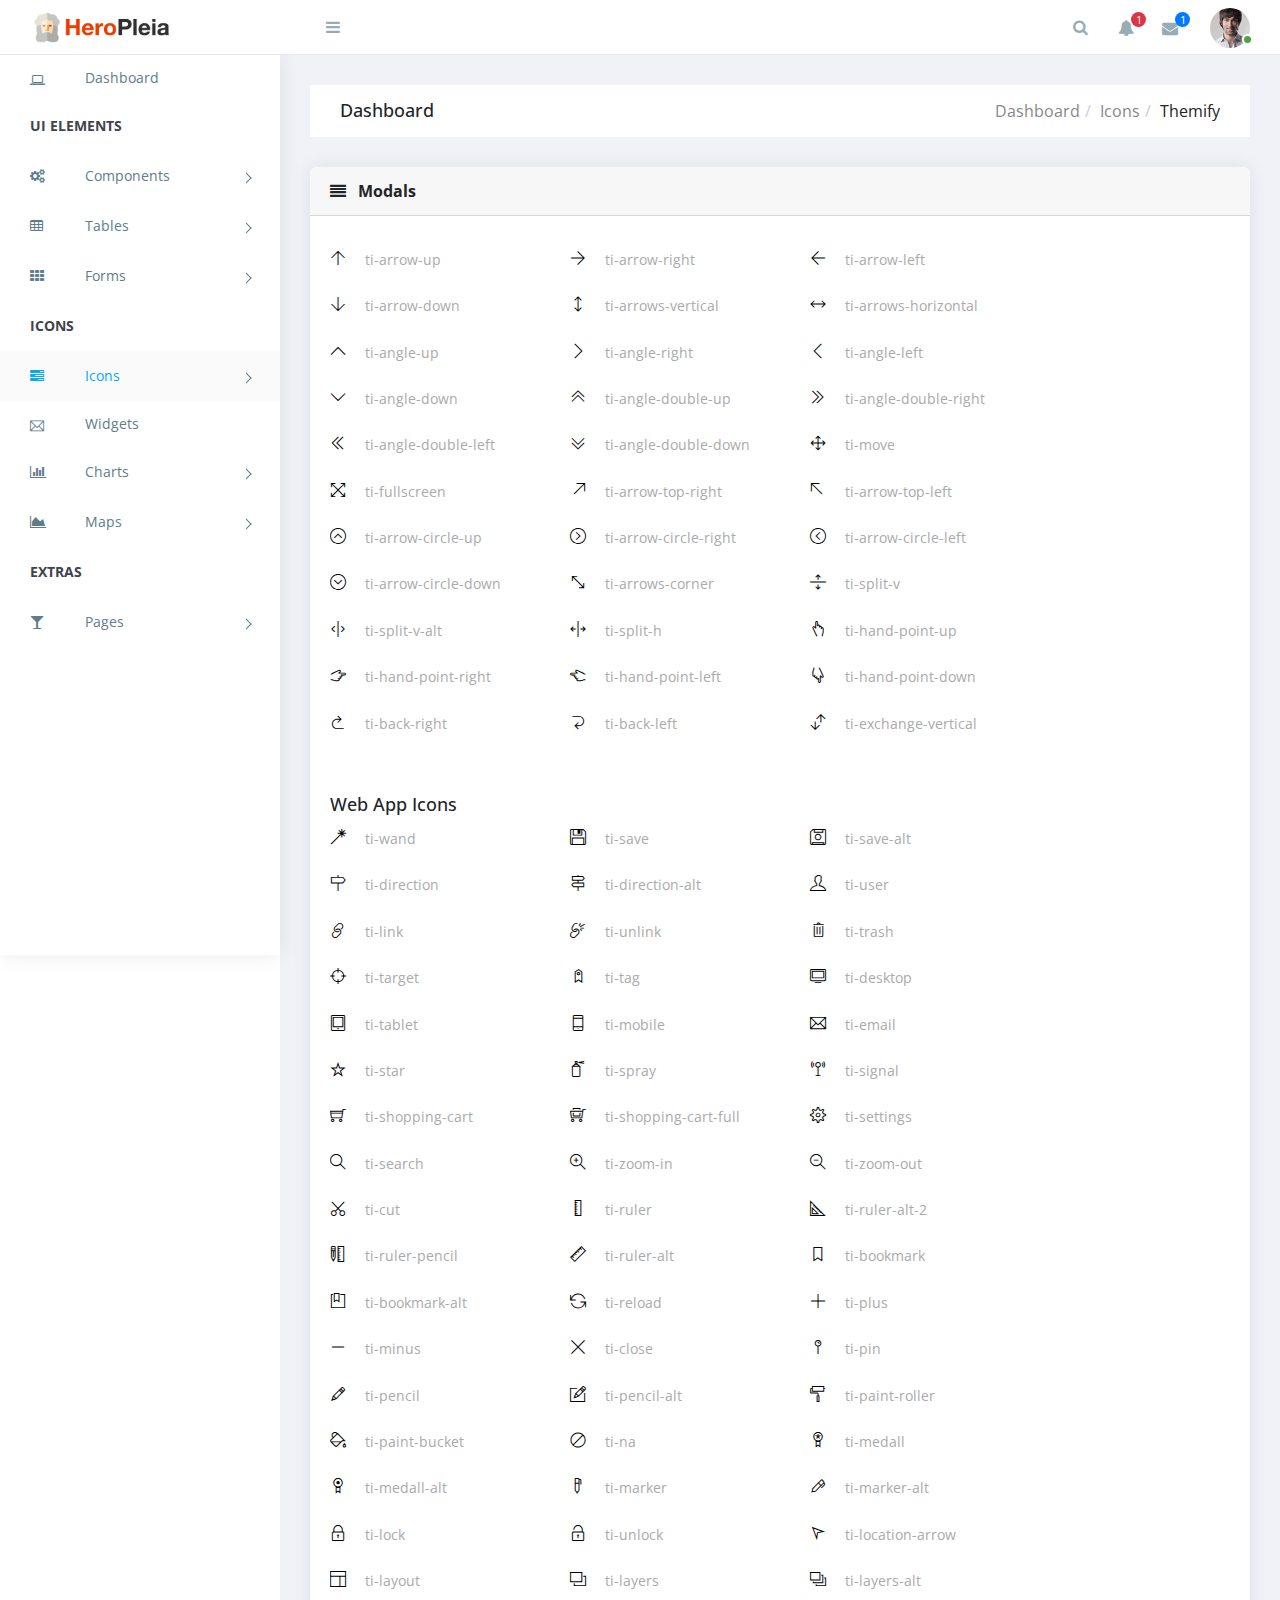
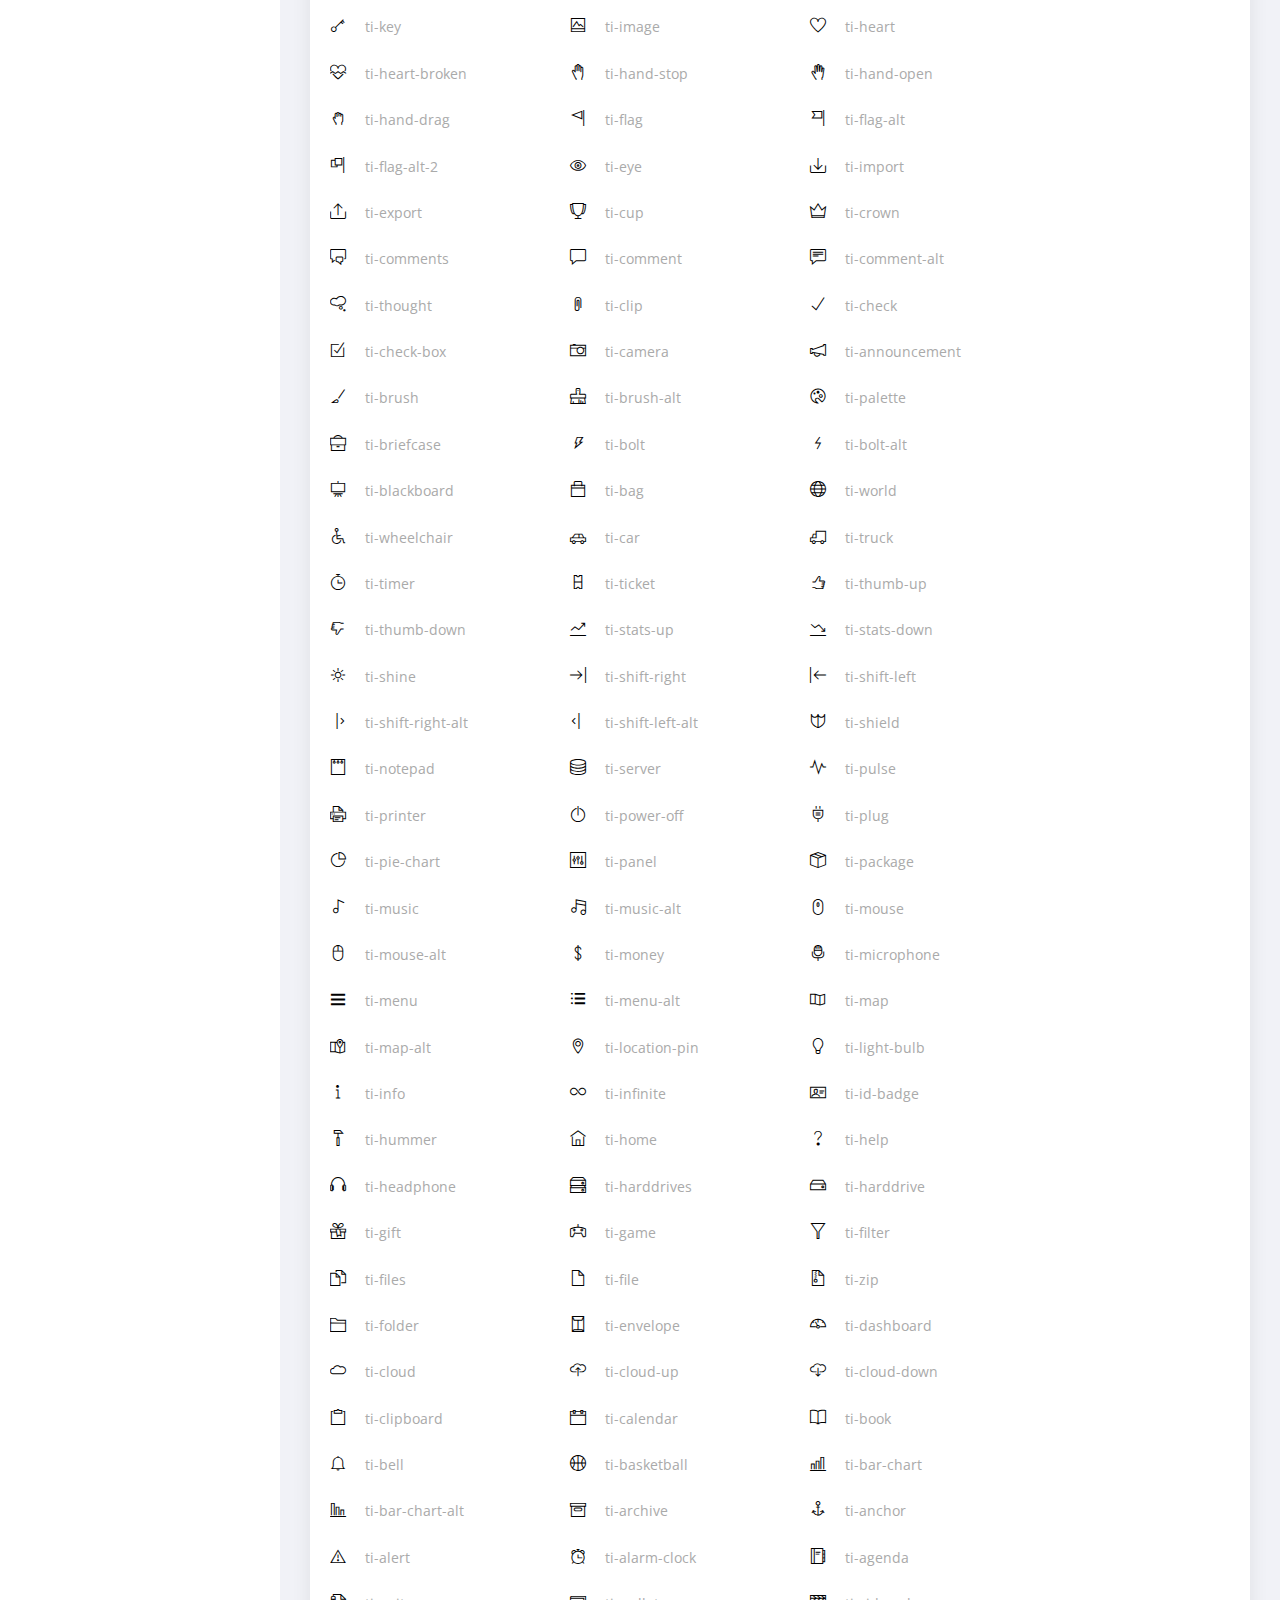
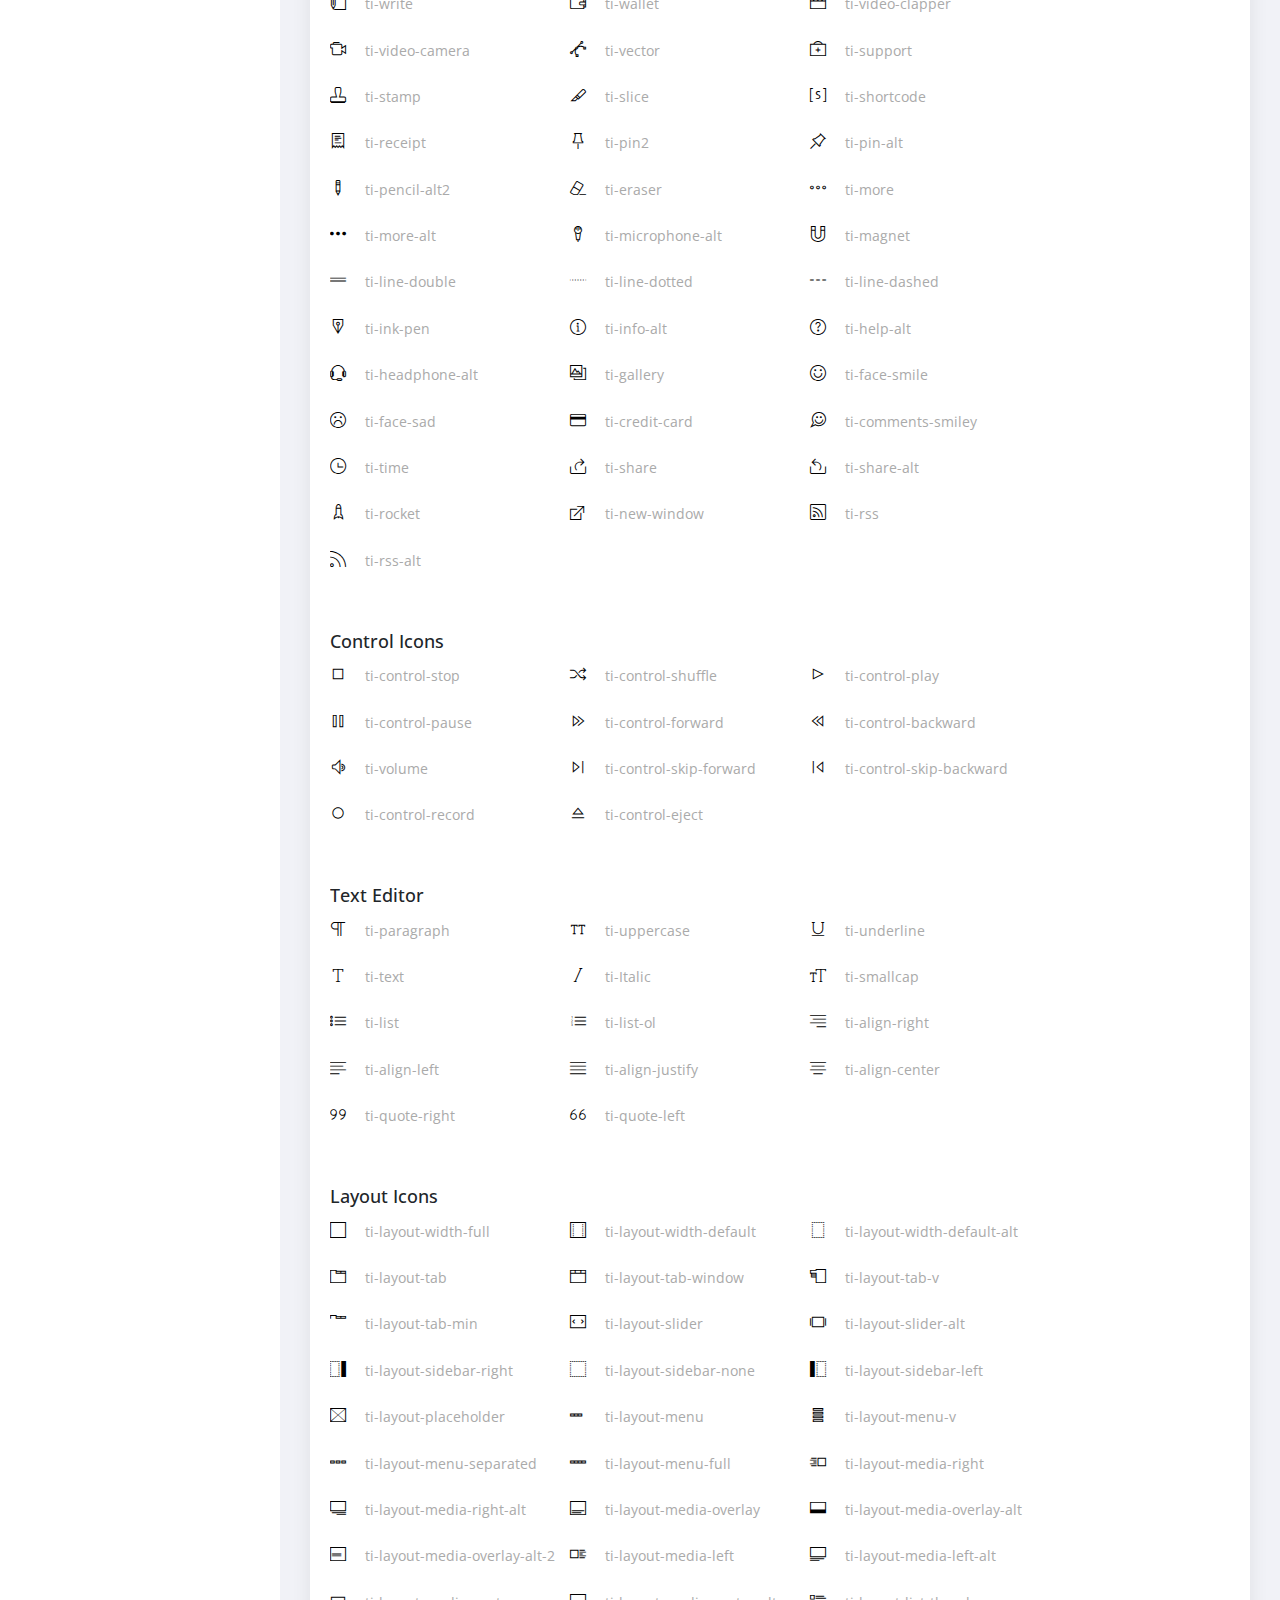
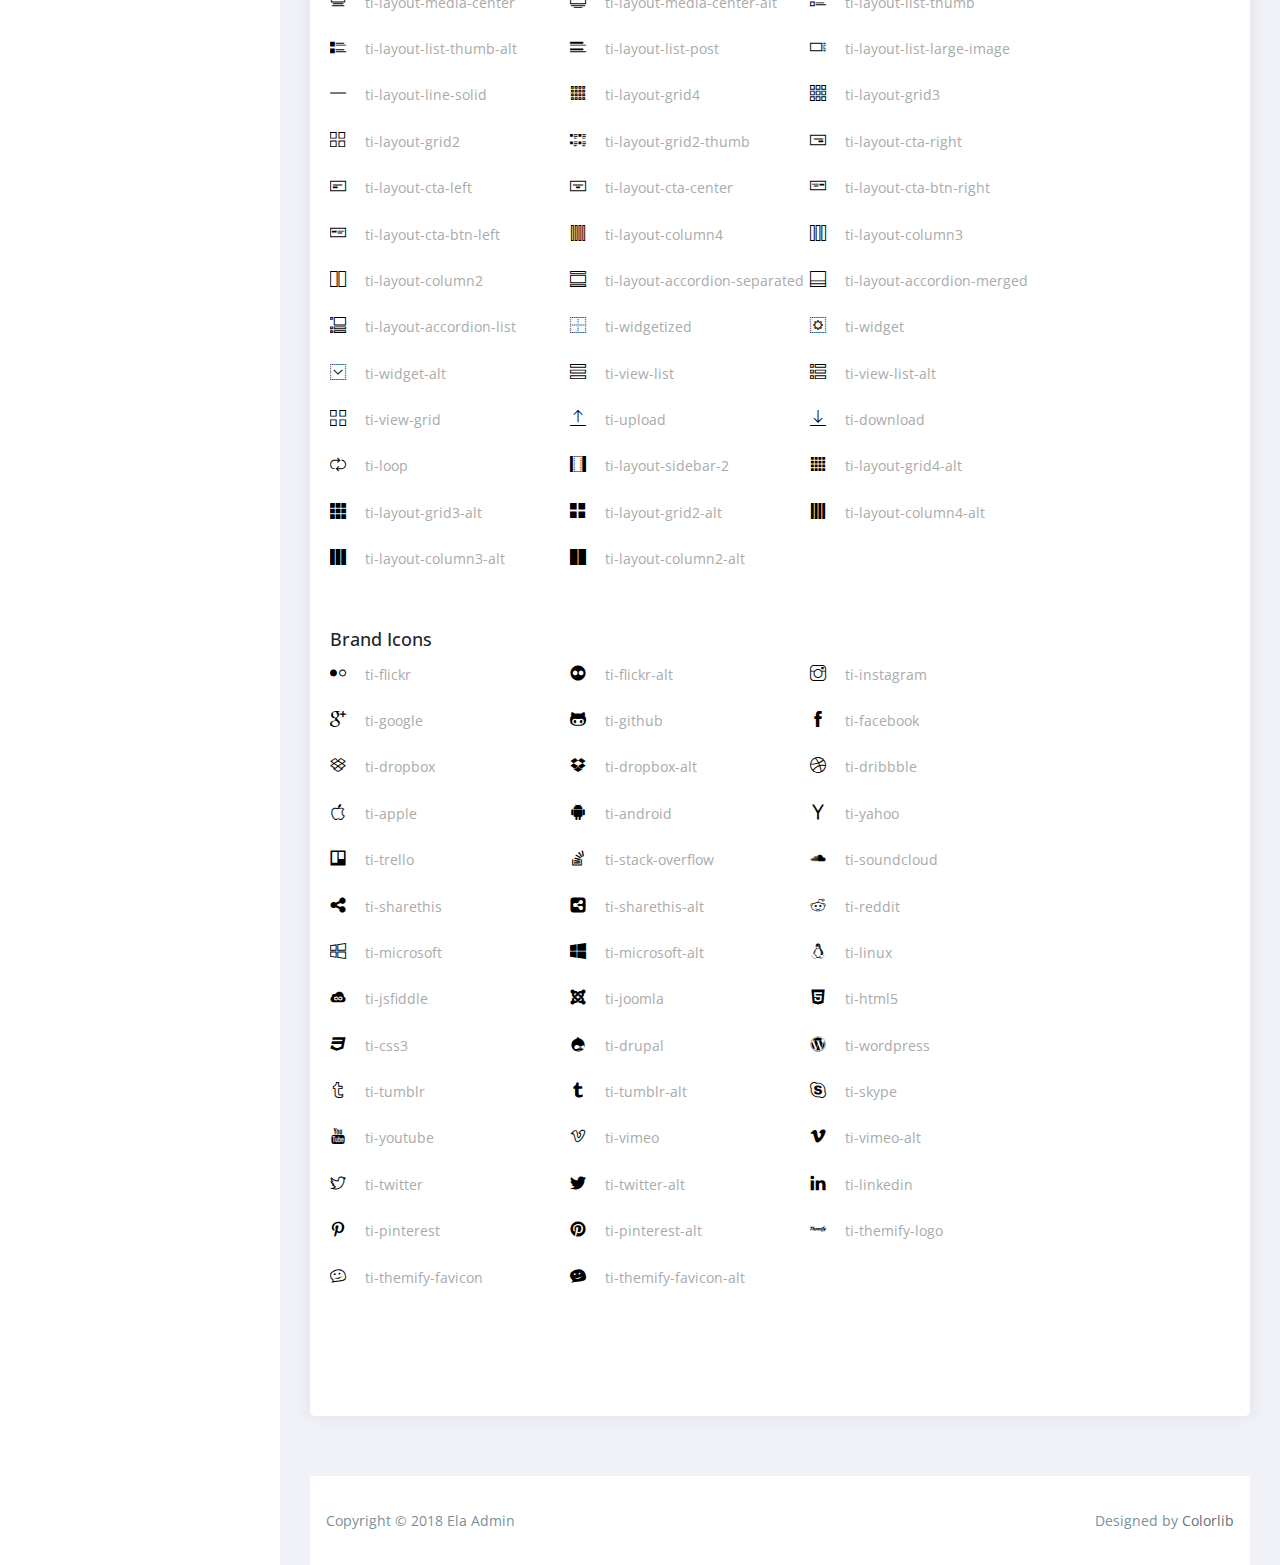
<file: frontend/font-themify.html>
<!doctype html>
<!--[if lt IE 7]>      <html class="no-js lt-ie9 lt-ie8 lt-ie7" lang=""> <![endif]-->
<!--[if IE 7]>         <html class="no-js lt-ie9 lt-ie8" lang=""> <![endif]-->
<!--[if IE 8]>         <html class="no-js lt-ie9" lang=""> <![endif]-->
<!--[if gt IE 8]><!--> <html class="no-js" lang=""> <!--<![endif]-->
<head>
    <meta charset="utf-8">
    <meta http-equiv="X-UA-Compatible" content="IE=edge">
    <title>Ela Admin - HTML5 Admin Template</title>
    <meta name="description" content="Ela Admin - HTML5 Admin Template">
    <meta name="viewport" content="width=device-width, initial-scale=1">

    <link rel="apple-touch-icon" href="images/favicon.png">
    <link rel="shortcut icon" href="images/favicon.png"> 

    <link rel="stylesheet" href="assets/css/normalize.css">
    <link rel="stylesheet" href="assets/css/bootstrap.min.css">
    <link rel="stylesheet" href="assets/css/font-awesome.min.css">
    <link rel="stylesheet" href="assets/css/themify-icons.css">
    <link rel="stylesheet" href="assets/css/pe-icon-7-filled.css">
    <link rel="stylesheet" href="assets/css/flag-icon.min.css">
    <link rel="stylesheet" href="assets/css/cs-skin-elastic.css">
    <!-- <link rel="stylesheet" href="assets/css/bootstrap-select.less"> -->
    <link rel="stylesheet" href="assets/css/style.css">

    <link href='https://fonts.googleapis.com/css?family=Open+Sans:400,600,700,800' rel='stylesheet' type='text/css'>

    <!-- <script type="text/javascript" src="https://cdn.jsdelivr.net/html5shiv/3.7.3/html5shiv.min.js"></script> -->

</head>
<body>
    <!-- Left Panel -->

    <aside id="left-panel" class="left-panel">
        <nav class="navbar navbar-expand-sm navbar-default">

            <div id="main-menu" class="main-menu collapse navbar-collapse">
                <ul class="nav navbar-nav">
                    <li>
                        <a href="index.html"><i class="menu-icon fa fa-laptop"></i>Dashboard </a>
                    </li>
                    <li class="menu-title">UI elements</li><!-- /.menu-title -->
                    <li class="menu-item-has-children dropdown">
                        <a href="#" class="dropdown-toggle" data-toggle="dropdown" aria-haspopup="true" aria-expanded="false"> <i class="menu-icon fa fa-cogs"></i>Components</a>
                        <ul class="sub-menu children dropdown-menu">                            <li><i class="fa fa-puzzle-piece"></i><a href="ui-buttons.html">Buttons</a></li>
                            <li><i class="fa fa-id-badge"></i><a href="ui-badges.html">Badges</a></li>
                            <li><i class="fa fa-bars"></i><a href="ui-tabs.html">Tabs</a></li>
                            
                            <li><i class="fa fa-id-card-o"></i><a href="ui-cards.html">Cards</a></li>
                            <li><i class="fa fa-exclamation-triangle"></i><a href="ui-alerts.html">Alerts</a></li>
                            <li><i class="fa fa-spinner"></i><a href="ui-progressbar.html">Progress Bars</a></li>
                            <li><i class="fa fa-fire"></i><a href="ui-modals.html">Modals</a></li>
                            <li><i class="fa fa-book"></i><a href="ui-switches.html">Switches</a></li>
                            <li><i class="fa fa-th"></i><a href="ui-grids.html">Grids</a></li>
                            <li><i class="fa fa-file-word-o"></i><a href="ui-typgraphy.html">Typography</a></li>
                        </ul>
                    </li>
                    <li class="menu-item-has-children dropdown">
                        <a href="#" class="dropdown-toggle" data-toggle="dropdown" aria-haspopup="true" aria-expanded="false"> <i class="menu-icon fa fa-table"></i>Tables</a>
                        <ul class="sub-menu children dropdown-menu">
                            <li><i class="fa fa-table"></i><a href="tables-basic.html">Basic Table</a></li>
                            <li><i class="fa fa-table"></i><a href="tables-data.html">Data Table</a></li>
                        </ul>
                    </li>
                    <li class="menu-item-has-children dropdown">
                        <a href="#" class="dropdown-toggle" data-toggle="dropdown" aria-haspopup="true" aria-expanded="false"> <i class="menu-icon fa fa-th"></i>Forms</a>
                        <ul class="sub-menu children dropdown-menu">
                            <li><i class="menu-icon fa fa-th"></i><a href="forms-basic.html">Basic Form</a></li>
                            <li><i class="menu-icon fa fa-th"></i><a href="forms-advanced.html">Advanced Form</a></li>
                        </ul>
                    </li>

                    <li class="menu-title">Icons</li><!-- /.menu-title -->

                    <li class="menu-item-has-children active dropdown">
                        <a href="#" class="dropdown-toggle" data-toggle="dropdown" aria-haspopup="true" aria-expanded="false"> <i class="menu-icon fa fa-tasks"></i>Icons</a>
                        <ul class="sub-menu children dropdown-menu">
                            <li><i class="menu-icon fa fa-fort-awesome"></i><a href="font-fontawesome.html">Font Awesome</a></li>
                            <li><i class="menu-icon ti-themify-logo"></i><a href="font-themify.html">Themefy Icons</a></li>
                        </ul>
                    </li>
                    <li>
                        <a href="widgets.html"> <i class="menu-icon ti-email"></i>Widgets </a>
                    </li>
                    <li class="menu-item-has-children dropdown">
                        <a href="#" class="dropdown-toggle" data-toggle="dropdown" aria-haspopup="true" aria-expanded="false"> <i class="menu-icon fa fa-bar-chart"></i>Charts</a>
                        <ul class="sub-menu children dropdown-menu">
                            <li><i class="menu-icon fa fa-line-chart"></i><a href="charts-chartjs.html">Chart JS</a></li>
                            <li><i class="menu-icon fa fa-area-chart"></i><a href="charts-flot.html">Flot Chart</a></li>
                            <li><i class="menu-icon fa fa-pie-chart"></i><a href="charts-peity.html">Peity Chart</a></li>
                        </ul>
                    </li>

                    <li class="menu-item-has-children dropdown">
                        <a href="#" class="dropdown-toggle" data-toggle="dropdown" aria-haspopup="true" aria-expanded="false"> <i class="menu-icon fa fa-area-chart"></i>Maps</a>
                        <ul class="sub-menu children dropdown-menu">
                            <li><i class="menu-icon fa fa-map-o"></i><a href="maps-gmap.html">Google Maps</a></li>
                            <li><i class="menu-icon fa fa-street-view"></i><a href="maps-vector.html">Vector Maps</a></li>
                        </ul>
                    </li>
                    <li class="menu-title">Extras</li><!-- /.menu-title -->
                    <li class="menu-item-has-children dropdown">
                        <a href="#" class="dropdown-toggle" data-toggle="dropdown" aria-haspopup="true" aria-expanded="false"> <i class="menu-icon fa fa-glass"></i>Pages</a>
                        <ul class="sub-menu children dropdown-menu">
                            <li><i class="menu-icon fa fa-sign-in"></i><a href="page-login.html">Login</a></li>
                            <li><i class="menu-icon fa fa-sign-in"></i><a href="page-register.html">Register</a></li>
                            <li><i class="menu-icon fa fa-paper-plane"></i><a href="pages-forget.html">Forget Pass</a></li>
                        </ul>
                    </li>
                </ul>
            </div><!-- /.navbar-collapse -->
        </nav>
    </aside><!-- /#left-panel -->

    <!-- Left Panel -->

    <!-- Right Panel -->

    <div id="right-panel" class="right-panel">

        <!-- Header-->
        <header id="header" class="header">  
            <div class="top-left">
                <div class="navbar-header"> 
                    <a class="navbar-brand" href="./"><img src="images/logo.png" alt="Logo"></a>
                    <a class="navbar-brand hidden" href="./"><img src="images/logo2.png" alt="Logo"></a> 
                    <a id="menuToggle" class="menutoggle"><i class="fa fa-bars"></i></a> 
                </div> 
            </div>
            <div class="top-right"> 
                <div class="header-menu"> 
                    <div class="header-left">
                        <button class="search-trigger"><i class="fa fa-search"></i></button>
                        <div class="form-inline">
                            <form class="search-form">
                                <input class="form-control mr-sm-2" type="text" placeholder="Search ..." aria-label="Search">
                                <button class="search-close" type="submit"><i class="fa fa-close"></i></button>
                            </form>
                        </div>

                        <div class="dropdown for-notification">
                            <button class="btn btn-secondary dropdown-toggle" type="button" id="notification" data-toggle="dropdown" aria-haspopup="true" aria-expanded="false">
                                <i class="fa fa-bell"></i>
                                <span class="count bg-danger">3</span>
                            </button>
                            <div class="dropdown-menu" aria-labelledby="notification">
                                <p class="red">You have 3 Notification</p>
                                <a class="dropdown-item media" href="#">
                                    <i class="fa fa-check"></i>
                                    <p>Server #1 overloaded.</p>
                                </a>
                                <a class="dropdown-item media" href="#">
                                    <i class="fa fa-info"></i>
                                    <p>Server #2 overloaded.</p>
                                </a>
                                <a class="dropdown-item media" href="#">
                                    <i class="fa fa-warning"></i>
                                    <p>Server #3 overloaded.</p>
                                </a>
                            </div>
                        </div>

                        <div class="dropdown for-message">
                            <button class="btn btn-secondary dropdown-toggle" type="button" id="message" data-toggle="dropdown" aria-haspopup="true" aria-expanded="false">
                                <i class="fa fa-envelope"></i>
                                <span class="count bg-primary">4</span>
                            </button>
                            <div class="dropdown-menu" aria-labelledby="message">
                                <p class="red">You have 4 Mails</p>
                                <a class="dropdown-item media" href="#">
                                    <span class="photo media-left"><img alt="avatar" src="images/avatar/1.jpg"></span>
                                    <div class="message media-body">
                                        <span class="name float-left">Jonathan Smith</span>
                                        <span class="time float-right">Just now</span>
                                        <p>Hello, this is an example msg</p>
                                    </div>
                                </a>
                                <a class="dropdown-item media" href="#">
                                    <span class="photo media-left"><img alt="avatar" src="images/avatar/2.jpg"></span>
                                    <div class="message media-body">
                                        <span class="name float-left">Jack Sanders</span>
                                        <span class="time float-right">5 minutes ago</span>
                                        <p>Lorem ipsum dolor sit amet, consectetur</p>
                                    </div>
                                </a>
                                <a class="dropdown-item media" href="#">
                                    <span class="photo media-left"><img alt="avatar" src="images/avatar/3.jpg"></span>
                                    <div class="message media-body">
                                        <span class="name float-left">Cheryl Wheeler</span>
                                        <span class="time float-right">10 minutes ago</span>
                                        <p>Hello, this is an example msg</p>
                                    </div>
                                </a>
                                <a class="dropdown-item media" href="#">
                                    <span class="photo media-left"><img alt="avatar" src="images/avatar/4.jpg"></span>
                                    <div class="message media-body">
                                        <span class="name float-left">Rachel Santos</span>
                                        <span class="time float-right">15 minutes ago</span>
                                        <p>Lorem ipsum dolor sit amet, consectetur</p>
                                    </div>
                                </a>
                            </div>
                        </div>
                    </div>

                    <div class="user-area dropdown float-right">
                        <a href="#" class="dropdown-toggle active" data-toggle="dropdown" aria-haspopup="true" aria-expanded="false">
                            <img class="user-avatar rounded-circle" src="images/admin.jpg" alt="User Avatar">
                        </a>

                        <div class="user-menu dropdown-menu">
                            <a class="nav-link" href="#"><i class="fa fa-user"></i>My Profile</a>

                            <a class="nav-link" href="#"><i class="fa fa-bell-o"></i>Notifications <span class="count">13</span></a>

                            <a class="nav-link" href="#"><i class="fa fa-cog"></i>Settings</a>

                            <a class="nav-link" href="#"><i class="fa fa-power-off"></i>Logout</a>
                        </div>
                    </div> 
                </div>  
            </div>
        </header><!-- /header -->
        <!-- Header-->

        <div class="breadcrumbs">
            <div class="breadcrumbs-inner">
                <div class="row m-0">
                    <div class="col-sm-4">
                        <div class="page-header float-left">
                            <div class="page-title">
                                <h1>Dashboard</h1>
                            </div>
                        </div>
                    </div>
                    <div class="col-sm-8">
                        <div class="page-header float-right">
                            <div class="page-title">
                                <ol class="breadcrumb text-right">
                                    <li><a href="#">Dashboard</a></li>
                                    <li><a href="#">Icons</a></li>
                                    <li class="active">Themify</li>
                                </ol>
                            </div>
                        </div>
                    </div>
                </div>
            </div>
        </div>

        <div class="content">
            <div class="animated fadeIn">


                <div class="card">
                    <div class="card-header">
                        <i class="mr-2 fa fa-align-justify"></i>
                        <strong class="card-title">Modals</strong>
                    </div>
                    <div class="card-body">


                        <div class="icon-section">

                            <div class="icon-section">

                                <div class="icon-container">
                                    <span class="ti-arrow-up"></span><span class="icon-name"> ti-arrow-up</span>
                                </div>
                                <div class="icon-container">
                                    <span class="ti-arrow-right"></span><span class="icon-name"> ti-arrow-right</span>
                                </div>
                                <div class="icon-container">
                                    <span class="ti-arrow-left"></span><span class="icon-name"> ti-arrow-left</span>
                                </div>
                                <div class="icon-container">
                                    <span class="ti-arrow-down"></span><span class="icon-name"> ti-arrow-down</span>
                                </div>
                                <div class="icon-container">
                                    <span class="ti-arrows-vertical"></span><span class="icon-name"> ti-arrows-vertical</span>
                                </div>
                                <div class="icon-container">
                                    <span class="ti-arrows-horizontal"></span><span class="icon-name"> ti-arrows-horizontal</span>
                                </div>
                                <div class="icon-container">
                                    <span class="ti-angle-up"></span><span class="icon-name"> ti-angle-up</span>
                                </div>
                                <div class="icon-container">
                                    <span class="ti-angle-right"></span><span class="icon-name"> ti-angle-right</span>
                                </div>
                                <div class="icon-container">
                                    <span class="ti-angle-left"></span><span class="icon-name"> ti-angle-left</span>
                                </div>
                                <div class="icon-container">
                                    <span class="ti-angle-down"></span><span class="icon-name"> ti-angle-down</span>
                                </div>
                                <div class="icon-container">
                                    <span class="ti-angle-double-up"></span><span class="icon-name"> ti-angle-double-up</span>
                                </div>
                                <div class="icon-container">
                                    <span class="ti-angle-double-right"></span><span class="icon-name"> ti-angle-double-right</span>
                                </div>
                                <div class="icon-container">
                                    <span class="ti-angle-double-left"></span><span class="icon-name"> ti-angle-double-left</span>
                                </div>
                                <div class="icon-container">
                                    <span class="ti-angle-double-down"></span><span class="icon-name"> ti-angle-double-down</span>
                                </div>
                                <div class="icon-container">
                                    <span class="ti-move"></span><span class="icon-name"> ti-move</span>
                                </div>
                                <div class="icon-container">
                                    <span class="ti-fullscreen"></span><span class="icon-name"> ti-fullscreen</span>
                                </div>
                                <div class="icon-container">
                                    <span class="ti-arrow-top-right"></span><span class="icon-name"> ti-arrow-top-right</span>
                                </div>
                                <div class="icon-container">
                                    <span class="ti-arrow-top-left"></span><span class="icon-name"> ti-arrow-top-left</span>
                                </div>
                                <div class="icon-container">
                                    <span class="ti-arrow-circle-up"></span><span class="icon-name"> ti-arrow-circle-up</span>
                                </div>
                                <div class="icon-container">
                                    <span class="ti-arrow-circle-right"></span><span class="icon-name"> ti-arrow-circle-right</span>
                                </div>
                                <div class="icon-container">
                                    <span class="ti-arrow-circle-left"></span><span class="icon-name"> ti-arrow-circle-left</span>
                                </div>
                                <div class="icon-container">
                                    <span class="ti-arrow-circle-down"></span><span class="icon-name"> ti-arrow-circle-down</span>
                                </div>
                                <div class="icon-container">
                                    <span class="ti-arrows-corner"></span><span class="icon-name"> ti-arrows-corner</span>
                                </div>
                                <div class="icon-container">
                                    <span class="ti-split-v"></span><span class="icon-name"> ti-split-v</span>
                                </div>

                                <div class="icon-container">
                                    <span class="ti-split-v-alt"></span><span class="icon-name"> ti-split-v-alt</span>
                                </div>
                                <div class="icon-container">
                                    <span class="ti-split-h"></span><span class="icon-name"> ti-split-h</span>
                                </div>
                                <div class="icon-container">
                                    <span class="ti-hand-point-up"></span><span class="icon-name"> ti-hand-point-up</span>
                                </div>
                                <div class="icon-container">
                                    <span class="ti-hand-point-right"></span><span class="icon-name"> ti-hand-point-right</span>
                                </div>
                                <div class="icon-container">
                                    <span class="ti-hand-point-left"></span><span class="icon-name"> ti-hand-point-left</span>
                                </div>
                                <div class="icon-container">
                                    <span class="ti-hand-point-down"></span><span class="icon-name"> ti-hand-point-down</span>
                                </div>
                                <div class="icon-container">
                                    <span class="ti-back-right"></span><span class="icon-name"> ti-back-right</span>
                                </div>
                                <div class="icon-container">
                                    <span class="ti-back-left"></span><span class="icon-name"> ti-back-left</span>
                                </div>
                                <div class="icon-container">
                                    <span class="ti-exchange-vertical"></span><span class="icon-name"> ti-exchange-vertical</span>
                                </div>

                            </div>
                            <!-- Arrows Icons -->



                            <h4>Web App Icons</h4>

                            <div class="icon-section">

                                <div class="icon-container">
                                    <span class="ti-wand"></span><span class="icon-name"> ti-wand</span>
                                </div>
                                <div class="icon-container">
                                    <span class="ti-save"></span><span class="icon-name"> ti-save</span>
                                </div>
                                <div class="icon-container">
                                    <span class="ti-save-alt"></span><span class="icon-name"> ti-save-alt</span>
                                </div>

                                <div class="icon-container">
                                    <span class="ti-direction"></span><span class="icon-name"> ti-direction</span>
                                </div>
                                <div class="icon-container">
                                    <span class="ti-direction-alt"></span><span class="icon-name"> ti-direction-alt</span>
                                </div>
                                <div class="icon-container">
                                    <span class="ti-user"></span><span class="icon-name"> ti-user</span>
                                </div>
                                <div class="icon-container">
                                    <span class="ti-link"></span><span class="icon-name"> ti-link</span>
                                </div>
                                <div class="icon-container">
                                    <span class="ti-unlink"></span><span class="icon-name"> ti-unlink</span>
                                </div>
                                <div class="icon-container">
                                    <span class="ti-trash"></span><span class="icon-name"> ti-trash</span>
                                </div>
                                <div class="icon-container">
                                    <span class="ti-target"></span><span class="icon-name"> ti-target</span>
                                </div>
                                <div class="icon-container">
                                    <span class="ti-tag"></span><span class="icon-name"> ti-tag</span>
                                </div>
                                <div class="icon-container">
                                    <span class="ti-desktop"></span><span class="icon-name"> ti-desktop</span>
                                </div>
                                <div class="icon-container">
                                    <span class="ti-tablet"></span><span class="icon-name"> ti-tablet</span>
                                </div>
                                <div class="icon-container">
                                    <span class="ti-mobile"></span><span class="icon-name"> ti-mobile</span>
                                </div>
                                <div class="icon-container">
                                    <span class="ti-email"></span><span class="icon-name"> ti-email</span>
                                </div>
                                <div class="icon-container">
                                    <span class="ti-star"></span><span class="icon-name"> ti-star</span>
                                </div>
                                <div class="icon-container">
                                    <span class="ti-spray"></span><span class="icon-name"> ti-spray</span>
                                </div>
                                <div class="icon-container">
                                    <span class="ti-signal"></span><span class="icon-name"> ti-signal</span>
                                </div>
                                <div class="icon-container">
                                    <span class="ti-shopping-cart"></span><span class="icon-name"> ti-shopping-cart</span>
                                </div>
                                <div class="icon-container">
                                    <span class="ti-shopping-cart-full"></span><span class="icon-name"> ti-shopping-cart-full</span>
                                </div>
                                <div class="icon-container">
                                    <span class="ti-settings"></span><span class="icon-name"> ti-settings</span>
                                </div>
                                <div class="icon-container">
                                    <span class="ti-search"></span><span class="icon-name"> ti-search</span>
                                </div>
                                <div class="icon-container">
                                    <span class="ti-zoom-in"></span><span class="icon-name"> ti-zoom-in</span>
                                </div>
                                <div class="icon-container">
                                    <span class="ti-zoom-out"></span><span class="icon-name"> ti-zoom-out</span>
                                </div>
                                <div class="icon-container">
                                    <span class="ti-cut"></span><span class="icon-name"> ti-cut</span>
                                </div>
                                <div class="icon-container">
                                    <span class="ti-ruler"></span><span class="icon-name"> ti-ruler</span>
                                </div>
                                <div class="icon-container">
                                    <span class="ti-ruler-alt-2"></span><span class="icon-name"> ti-ruler-alt-2</span>
                                </div>
                                <div class="icon-container">
                                    <span class="ti-ruler-pencil"></span><span class="icon-name"> ti-ruler-pencil</span>
                                </div>
                                <div class="icon-container">
                                    <span class="ti-ruler-alt"></span><span class="icon-name"> ti-ruler-alt</span>
                                </div>
                                <div class="icon-container">
                                    <span class="ti-bookmark"></span><span class="icon-name"> ti-bookmark</span>
                                </div>
                                <div class="icon-container">
                                    <span class="ti-bookmark-alt"></span><span class="icon-name"> ti-bookmark-alt</span>
                                </div>
                                <div class="icon-container">
                                    <span class="ti-reload"></span><span class="icon-name"> ti-reload</span>
                                </div>
                                <div class="icon-container">
                                    <span class="ti-plus"></span><span class="icon-name"> ti-plus</span>
                                </div>
                                <div class="icon-container">
                                    <span class="ti-minus"></span><span class="icon-name"> ti-minus</span>
                                </div>
                                <div class="icon-container">
                                    <span class="ti-close"></span><span class="icon-name"> ti-close</span>
                                </div>
                                <div class="icon-container">
                                    <span class="ti-pin"></span><span class="icon-name"> ti-pin</span>
                                </div>
                                <div class="icon-container">
                                    <span class="ti-pencil"></span><span class="icon-name"> ti-pencil</span>
                                </div>

                                <div class="icon-container">
                                    <span class="ti-pencil-alt"></span><span class="icon-name"> ti-pencil-alt</span>
                                </div>
                                <div class="icon-container">
                                    <span class="ti-paint-roller"></span><span class="icon-name"> ti-paint-roller</span>
                                </div>
                                <div class="icon-container">
                                    <span class="ti-paint-bucket"></span><span class="icon-name"> ti-paint-bucket</span>
                                </div>
                                <div class="icon-container">
                                    <span class="ti-na"></span><span class="icon-name"> ti-na</span>
                                </div>
                                <div class="icon-container">
                                    <span class="ti-medall"></span><span class="icon-name"> ti-medall</span>
                                </div>
                                <div class="icon-container">
                                    <span class="ti-medall-alt"></span><span class="icon-name"> ti-medall-alt</span>
                                </div>
                                <div class="icon-container">
                                    <span class="ti-marker"></span><span class="icon-name"> ti-marker</span>
                                </div>
                                <div class="icon-container">
                                    <span class="ti-marker-alt"></span><span class="icon-name"> ti-marker-alt</span>
                                </div>

                                <div class="icon-container">
                                    <span class="ti-lock"></span><span class="icon-name"> ti-lock</span>
                                </div>
                                <div class="icon-container">
                                    <span class="ti-unlock"></span><span class="icon-name"> ti-unlock</span>
                                </div>
                                <div class="icon-container">
                                    <span class="ti-location-arrow"></span><span class="icon-name"> ti-location-arrow</span>
                                </div>
                                <div class="icon-container">
                                    <span class="ti-layout"></span><span class="icon-name"> ti-layout</span>
                                </div>
                                <div class="icon-container">
                                    <span class="ti-layers"></span><span class="icon-name"> ti-layers</span>
                                </div>
                                <div class="icon-container">
                                    <span class="ti-layers-alt"></span><span class="icon-name"> ti-layers-alt</span>
                                </div>
                                <div class="icon-container">
                                    <span class="ti-key"></span><span class="icon-name"> ti-key</span>
                                </div>
                                <div class="icon-container">
                                    <span class="ti-image"></span><span class="icon-name"> ti-image</span>
                                </div>
                                <div class="icon-container">
                                    <span class="ti-heart"></span><span class="icon-name"> ti-heart</span>
                                </div>
                                <div class="icon-container">
                                    <span class="ti-heart-broken"></span><span class="icon-name"> ti-heart-broken</span>
                                </div>
                                <div class="icon-container">
                                    <span class="ti-hand-stop"></span><span class="icon-name"> ti-hand-stop</span>
                                </div>
                                <div class="icon-container">
                                    <span class="ti-hand-open"></span><span class="icon-name"> ti-hand-open</span>
                                </div>
                                <div class="icon-container">
                                    <span class="ti-hand-drag"></span><span class="icon-name"> ti-hand-drag</span>
                                </div>
                                <div class="icon-container">
                                    <span class="ti-flag"></span><span class="icon-name"> ti-flag</span>
                                </div>
                                <div class="icon-container">
                                    <span class="ti-flag-alt"></span><span class="icon-name"> ti-flag-alt</span>
                                </div>
                                <div class="icon-container">
                                    <span class="ti-flag-alt-2"></span><span class="icon-name"> ti-flag-alt-2</span>
                                </div>
                                <div class="icon-container">
                                    <span class="ti-eye"></span><span class="icon-name"> ti-eye</span>
                                </div>
                                <div class="icon-container">
                                    <span class="ti-import"></span><span class="icon-name"> ti-import</span>
                                </div>
                                <div class="icon-container">
                                    <span class="ti-export"></span><span class="icon-name"> ti-export</span>
                                </div>
                                <div class="icon-container">
                                    <span class="ti-cup"></span><span class="icon-name"> ti-cup</span>
                                </div>
                                <div class="icon-container">
                                    <span class="ti-crown"></span><span class="icon-name"> ti-crown</span>
                                </div>
                                <div class="icon-container">
                                    <span class="ti-comments"></span><span class="icon-name"> ti-comments</span>
                                </div>
                                <div class="icon-container">
                                    <span class="ti-comment"></span><span class="icon-name"> ti-comment</span>
                                </div>
                                <div class="icon-container">
                                    <span class="ti-comment-alt"></span><span class="icon-name"> ti-comment-alt</span>
                                </div>
                                <div class="icon-container">
                                    <span class="ti-thought"></span><span class="icon-name"> ti-thought</span>
                                </div>
                                <div class="icon-container">
                                    <span class="ti-clip"></span><span class="icon-name"> ti-clip</span>
                                </div>

                                <div class="icon-container">
                                    <span class="ti-check"></span><span class="icon-name"> ti-check</span>
                                </div>
                                <div class="icon-container">
                                    <span class="ti-check-box"></span><span class="icon-name"> ti-check-box</span>
                                </div>
                                <div class="icon-container">
                                    <span class="ti-camera"></span><span class="icon-name"> ti-camera</span>
                                </div>
                                <div class="icon-container">
                                    <span class="ti-announcement"></span><span class="icon-name"> ti-announcement</span>
                                </div>
                                <div class="icon-container">
                                    <span class="ti-brush"></span><span class="icon-name"> ti-brush</span>
                                </div>
                                <div class="icon-container">
                                    <span class="ti-brush-alt"></span><span class="icon-name"> ti-brush-alt</span>
                                </div>
                                <div class="icon-container">
                                    <span class="ti-palette"></span><span class="icon-name"> ti-palette</span>
                                </div>
                                <div class="icon-container">
                                    <span class="ti-briefcase"></span><span class="icon-name"> ti-briefcase</span>
                                </div>
                                <div class="icon-container">
                                    <span class="ti-bolt"></span><span class="icon-name"> ti-bolt</span>
                                </div>
                                <div class="icon-container">
                                    <span class="ti-bolt-alt"></span><span class="icon-name"> ti-bolt-alt</span>
                                </div>
                                <div class="icon-container">
                                    <span class="ti-blackboard"></span><span class="icon-name"> ti-blackboard</span>
                                </div>
                                <div class="icon-container">
                                    <span class="ti-bag"></span><span class="icon-name"> ti-bag</span>
                                </div>
                                <div class="icon-container">
                                    <span class="ti-world"></span><span class="icon-name"> ti-world</span>
                                </div>
                                <div class="icon-container">
                                    <span class="ti-wheelchair"></span><span class="icon-name"> ti-wheelchair</span>
                                </div>
                                <div class="icon-container">
                                    <span class="ti-car"></span><span class="icon-name"> ti-car</span>
                                </div>
                                <div class="icon-container">
                                    <span class="ti-truck"></span><span class="icon-name"> ti-truck</span>
                                </div>
                                <div class="icon-container">
                                    <span class="ti-timer"></span><span class="icon-name"> ti-timer</span>
                                </div>
                                <div class="icon-container">
                                    <span class="ti-ticket"></span><span class="icon-name"> ti-ticket</span>
                                </div>
                                <div class="icon-container">
                                    <span class="ti-thumb-up"></span><span class="icon-name"> ti-thumb-up</span>
                                </div>
                                <div class="icon-container">
                                    <span class="ti-thumb-down"></span><span class="icon-name"> ti-thumb-down</span>
                                </div>

                                <div class="icon-container">
                                    <span class="ti-stats-up"></span><span class="icon-name"> ti-stats-up</span>
                                </div>
                                <div class="icon-container">
                                    <span class="ti-stats-down"></span><span class="icon-name"> ti-stats-down</span>
                                </div>
                                <div class="icon-container">
                                    <span class="ti-shine"></span><span class="icon-name"> ti-shine</span>
                                </div>
                                <div class="icon-container">
                                    <span class="ti-shift-right"></span><span class="icon-name"> ti-shift-right</span>
                                </div>
                                <div class="icon-container">
                                    <span class="ti-shift-left"></span><span class="icon-name"> ti-shift-left</span>
                                </div>

                                <div class="icon-container">
                                    <span class="ti-shift-right-alt"></span><span class="icon-name"> ti-shift-right-alt</span>
                                </div>
                                <div class="icon-container">
                                    <span class="ti-shift-left-alt"></span><span class="icon-name"> ti-shift-left-alt</span>
                                </div>
                                <div class="icon-container">
                                    <span class="ti-shield"></span><span class="icon-name"> ti-shield</span>
                                </div>
                                <div class="icon-container">
                                    <span class="ti-notepad"></span><span class="icon-name"> ti-notepad</span>
                                </div>
                                <div class="icon-container">
                                    <span class="ti-server"></span><span class="icon-name"> ti-server</span>
                                </div>

                                <div class="icon-container">
                                    <span class="ti-pulse"></span><span class="icon-name"> ti-pulse</span>
                                </div>
                                <div class="icon-container">
                                    <span class="ti-printer"></span><span class="icon-name"> ti-printer</span>
                                </div>
                                <div class="icon-container">
                                    <span class="ti-power-off"></span><span class="icon-name"> ti-power-off</span>
                                </div>
                                <div class="icon-container">
                                    <span class="ti-plug"></span><span class="icon-name"> ti-plug</span>
                                </div>
                                <div class="icon-container">
                                    <span class="ti-pie-chart"></span><span class="icon-name"> ti-pie-chart</span>
                                </div>

                                <div class="icon-container">
                                    <span class="ti-panel"></span><span class="icon-name"> ti-panel</span>
                                </div>
                                <div class="icon-container">
                                    <span class="ti-package"></span><span class="icon-name"> ti-package</span>
                                </div>
                                <div class="icon-container">
                                    <span class="ti-music"></span><span class="icon-name"> ti-music</span>
                                </div>
                                <div class="icon-container">
                                    <span class="ti-music-alt"></span><span class="icon-name"> ti-music-alt</span>
                                </div>
                                <div class="icon-container">
                                    <span class="ti-mouse"></span><span class="icon-name"> ti-mouse</span>
                                </div>
                                <div class="icon-container">
                                    <span class="ti-mouse-alt"></span><span class="icon-name"> ti-mouse-alt</span>
                                </div>
                                <div class="icon-container">
                                    <span class="ti-money"></span><span class="icon-name"> ti-money</span>
                                </div>
                                <div class="icon-container">
                                    <span class="ti-microphone"></span><span class="icon-name"> ti-microphone</span>
                                </div>
                                <div class="icon-container">
                                    <span class="ti-menu"></span><span class="icon-name"> ti-menu</span>
                                </div>
                                <div class="icon-container">
                                    <span class="ti-menu-alt"></span><span class="icon-name"> ti-menu-alt</span>
                                </div>
                                <div class="icon-container">
                                    <span class="ti-map"></span><span class="icon-name"> ti-map</span>
                                </div>
                                <div class="icon-container">
                                    <span class="ti-map-alt"></span><span class="icon-name"> ti-map-alt</span>
                                </div>

                                <div class="icon-container">
                                    <span class="ti-location-pin"></span><span class="icon-name"> ti-location-pin</span>
                                </div>

                                <div class="icon-container">
                                    <span class="ti-light-bulb"></span><span class="icon-name"> ti-light-bulb</span>
                                </div>
                                <div class="icon-container">
                                    <span class="ti-info"></span><span class="icon-name"> ti-info</span>
                                </div>
                                <div class="icon-container">
                                    <span class="ti-infinite"></span><span class="icon-name"> ti-infinite</span>
                                </div>
                                <div class="icon-container">
                                    <span class="ti-id-badge"></span><span class="icon-name"> ti-id-badge</span>
                                </div>
                                <div class="icon-container">
                                    <span class="ti-hummer"></span><span class="icon-name"> ti-hummer</span>
                                </div>
                                <div class="icon-container">
                                    <span class="ti-home"></span><span class="icon-name"> ti-home</span>
                                </div>
                                <div class="icon-container">
                                    <span class="ti-help"></span><span class="icon-name"> ti-help</span>
                                </div>
                                <div class="icon-container">
                                    <span class="ti-headphone"></span><span class="icon-name"> ti-headphone</span>
                                </div>
                                <div class="icon-container">
                                    <span class="ti-harddrives"></span><span class="icon-name"> ti-harddrives</span>
                                </div>
                                <div class="icon-container">
                                    <span class="ti-harddrive"></span><span class="icon-name"> ti-harddrive</span>
                                </div>
                                <div class="icon-container">
                                    <span class="ti-gift"></span><span class="icon-name"> ti-gift</span>
                                </div>
                                <div class="icon-container">
                                    <span class="ti-game"></span><span class="icon-name"> ti-game</span>
                                </div>
                                <div class="icon-container">
                                    <span class="ti-filter"></span><span class="icon-name"> ti-filter</span>
                                </div>
                                <div class="icon-container">
                                    <span class="ti-files"></span><span class="icon-name"> ti-files</span>
                                </div>
                                <div class="icon-container">
                                    <span class="ti-file"></span><span class="icon-name"> ti-file</span>
                                </div>
                                <div class="icon-container">
                                    <span class="ti-zip"></span><span class="icon-name"> ti-zip</span>
                                </div>
                                <div class="icon-container">
                                    <span class="ti-folder"></span><span class="icon-name"> ti-folder</span>
                                </div>
                                <div class="icon-container">
                                    <span class="ti-envelope"></span><span class="icon-name"> ti-envelope</span>
                                </div>


                                <div class="icon-container">
                                    <span class="ti-dashboard"></span><span class="icon-name"> ti-dashboard</span>
                                </div>
                                <div class="icon-container">
                                    <span class="ti-cloud"></span><span class="icon-name"> ti-cloud</span>
                                </div>
                                <div class="icon-container">
                                    <span class="ti-cloud-up"></span><span class="icon-name"> ti-cloud-up</span>
                                </div>
                                <div class="icon-container">
                                    <span class="ti-cloud-down"></span><span class="icon-name"> ti-cloud-down</span>
                                </div>
                                <div class="icon-container">
                                    <span class="ti-clipboard"></span><span class="icon-name"> ti-clipboard</span>
                                </div>
                                <div class="icon-container">
                                    <span class="ti-calendar"></span><span class="icon-name"> ti-calendar</span>
                                </div>
                                <div class="icon-container">
                                    <span class="ti-book"></span><span class="icon-name"> ti-book</span>
                                </div>
                                <div class="icon-container">
                                    <span class="ti-bell"></span><span class="icon-name"> ti-bell</span>
                                </div>
                                <div class="icon-container">
                                    <span class="ti-basketball"></span><span class="icon-name"> ti-basketball</span>
                                </div>
                                <div class="icon-container">
                                    <span class="ti-bar-chart"></span><span class="icon-name"> ti-bar-chart</span>
                                </div>
                                <div class="icon-container">
                                    <span class="ti-bar-chart-alt"></span><span class="icon-name"> ti-bar-chart-alt</span>
                                </div>


                                <div class="icon-container">
                                    <span class="ti-archive"></span><span class="icon-name"> ti-archive</span>
                                </div>
                                <div class="icon-container">
                                    <span class="ti-anchor"></span><span class="icon-name"> ti-anchor</span>
                                </div>

                                <div class="icon-container">
                                    <span class="ti-alert"></span><span class="icon-name"> ti-alert</span>
                                </div>
                                <div class="icon-container">
                                    <span class="ti-alarm-clock"></span><span class="icon-name"> ti-alarm-clock</span>
                                </div>
                                <div class="icon-container">
                                    <span class="ti-agenda"></span><span class="icon-name"> ti-agenda</span>
                                </div>
                                <div class="icon-container">
                                    <span class="ti-write"></span><span class="icon-name"> ti-write</span>
                                </div>

                                <div class="icon-container">
                                    <span class="ti-wallet"></span><span class="icon-name"> ti-wallet</span>
                                </div>
                                <div class="icon-container">
                                    <span class="ti-video-clapper"></span><span class="icon-name"> ti-video-clapper</span>
                                </div>
                                <div class="icon-container">
                                    <span class="ti-video-camera"></span><span class="icon-name"> ti-video-camera</span>
                                </div>
                                <div class="icon-container">
                                    <span class="ti-vector"></span><span class="icon-name"> ti-vector</span>
                                </div>

                                <div class="icon-container">
                                    <span class="ti-support"></span><span class="icon-name"> ti-support</span>
                                </div>
                                <div class="icon-container">
                                    <span class="ti-stamp"></span><span class="icon-name"> ti-stamp</span>
                                </div>
                                <div class="icon-container">
                                    <span class="ti-slice"></span><span class="icon-name"> ti-slice</span>
                                </div>
                                <div class="icon-container">
                                    <span class="ti-shortcode"></span><span class="icon-name"> ti-shortcode</span>
                                </div>
                                <div class="icon-container">
                                    <span class="ti-receipt"></span><span class="icon-name"> ti-receipt</span>
                                </div>
                                <div class="icon-container">
                                    <span class="ti-pin2"></span><span class="icon-name"> ti-pin2</span>
                                </div>
                                <div class="icon-container">
                                    <span class="ti-pin-alt"></span><span class="icon-name"> ti-pin-alt</span>
                                </div>
                                <div class="icon-container">
                                    <span class="ti-pencil-alt2"></span><span class="icon-name"> ti-pencil-alt2</span>
                                </div>
                                <div class="icon-container">
                                    <span class="ti-eraser"></span><span class="icon-name"> ti-eraser</span>
                                </div>
                                <div class="icon-container">
                                    <span class="ti-more"></span><span class="icon-name"> ti-more</span>
                                </div>
                                <div class="icon-container">
                                    <span class="ti-more-alt"></span><span class="icon-name"> ti-more-alt</span>
                                </div>
                                <div class="icon-container">
                                    <span class="ti-microphone-alt"></span><span class="icon-name"> ti-microphone-alt</span>
                                </div>
                                <div class="icon-container">
                                    <span class="ti-magnet"></span><span class="icon-name"> ti-magnet</span>
                                </div>
                                <div class="icon-container">
                                    <span class="ti-line-double"></span><span class="icon-name"> ti-line-double</span>
                                </div>
                                <div class="icon-container">
                                    <span class="ti-line-dotted"></span><span class="icon-name"> ti-line-dotted</span>
                                </div>
                                <div class="icon-container">
                                    <span class="ti-line-dashed"></span><span class="icon-name"> ti-line-dashed</span>
                                </div>

                                <div class="icon-container">
                                    <span class="ti-ink-pen"></span><span class="icon-name"> ti-ink-pen</span>
                                </div>
                                <div class="icon-container">
                                    <span class="ti-info-alt"></span><span class="icon-name"> ti-info-alt</span>
                                </div>
                                <div class="icon-container">
                                    <span class="ti-help-alt"></span><span class="icon-name"> ti-help-alt</span>
                                </div>
                                <div class="icon-container">
                                    <span class="ti-headphone-alt"></span><span class="icon-name"> ti-headphone-alt</span>
                                </div>

                                <div class="icon-container">
                                    <span class="ti-gallery"></span><span class="icon-name"> ti-gallery</span>
                                </div>
                                <div class="icon-container">
                                    <span class="ti-face-smile"></span><span class="icon-name"> ti-face-smile</span>
                                </div>
                                <div class="icon-container">
                                    <span class="ti-face-sad"></span><span class="icon-name"> ti-face-sad</span>
                                </div>
                                <div class="icon-container">
                                    <span class="ti-credit-card"></span><span class="icon-name"> ti-credit-card</span>
                                </div>
                                <div class="icon-container">
                                    <span class="ti-comments-smiley"></span><span class="icon-name"> ti-comments-smiley</span>
                                </div>
                                <div class="icon-container">
                                    <span class="ti-time"></span><span class="icon-name"> ti-time</span>
                                </div>
                                <div class="icon-container">
                                    <span class="ti-share"></span><span class="icon-name"> ti-share</span>
                                </div>
                                <div class="icon-container">
                                    <span class="ti-share-alt"></span><span class="icon-name"> ti-share-alt</span>
                                </div>
                                <div class="icon-container">
                                    <span class="ti-rocket"></span><span class="icon-name"> ti-rocket</span>
                                </div>

                                <div class="icon-container">
                                    <span class="ti-new-window"></span><span class="icon-name"> ti-new-window</span>
                                </div>

                                <div class="icon-container">
                                    <span class="ti-rss"></span><span class="icon-name"> ti-rss</span>
                                </div>

                                <div class="icon-container">
                                    <span class="ti-rss-alt"></span><span class="icon-name"> ti-rss-alt</span>
                                </div>

                            </div>
                            <!-- Web App Icons -->


                            <div class="icon-section">
                                <h4>Control Icons</h4>
                                <div class="icon-container">
                                    <span class="ti-control-stop"></span><span class="icon-name"> ti-control-stop</span>
                                </div>
                                <div class="icon-container">
                                    <span class="ti-control-shuffle"></span><span class="icon-name"> ti-control-shuffle</span>
                                </div>
                                <div class="icon-container">
                                    <span class="ti-control-play"></span><span class="icon-name"> ti-control-play</span>
                                </div>
                                <div class="icon-container">
                                    <span class="ti-control-pause"></span><span class="icon-name"> ti-control-pause</span>
                                </div>
                                <div class="icon-container">
                                    <span class="ti-control-forward"></span><span class="icon-name"> ti-control-forward</span>
                                </div>
                                <div class="icon-container">
                                    <span class="ti-control-backward"></span><span class="icon-name"> ti-control-backward</span>
                                </div>
                                <div class="icon-container">
                                    <span class="ti-volume"></span><span class="icon-name"> ti-volume</span>
                                </div>
                                <div class="icon-container">
                                    <span class="ti-control-skip-forward"></span><span class="icon-name"> ti-control-skip-forward</span>
                                </div>
                                <div class="icon-container">
                                    <span class="ti-control-skip-backward"></span><span class="icon-name"> ti-control-skip-backward</span>
                                </div>
                                <div class="icon-container">
                                    <span class="ti-control-record"></span><span class="icon-name"> ti-control-record</span>
                                </div>
                                <div class="icon-container">
                                    <span class="ti-control-eject"></span><span class="icon-name"> ti-control-eject</span>
                                </div>
                            </div>
                            <!-- Control Icons -->


                            <div class="icon-section">
                                <h4>Text Editor</h4>

                                <div class="icon-container">
                                    <span class="ti-paragraph"></span><span class="icon-name"> ti-paragraph</span>
                                </div>
                                <div class="icon-container">
                                    <span class="ti-uppercase"></span><span class="icon-name"> ti-uppercase</span>
                                </div>

                                <div class="icon-container">
                                    <span class="ti-underline"></span><span class="icon-name"> ti-underline</span>
                                </div>
                                <div class="icon-container">
                                    <span class="ti-text"></span><span class="icon-name"> ti-text</span>
                                </div>
                                <div class="icon-container">
                                    <span class="ti-Italic"></span><span class="icon-name"> ti-Italic</span>
                                </div>
                                <div class="icon-container">
                                    <span class="ti-smallcap"></span><span class="icon-name"> ti-smallcap</span>
                                </div>
                                <div class="icon-container">
                                    <span class="ti-list"></span><span class="icon-name"> ti-list</span>
                                </div>
                                <div class="icon-container">
                                    <span class="ti-list-ol"></span><span class="icon-name"> ti-list-ol</span>
                                </div>
                                <div class="icon-container">
                                    <span class="ti-align-right"></span><span class="icon-name"> ti-align-right</span>
                                </div>
                                <div class="icon-container">
                                    <span class="ti-align-left"></span><span class="icon-name"> ti-align-left</span>
                                </div>
                                <div class="icon-container">
                                    <span class="ti-align-justify"></span><span class="icon-name"> ti-align-justify</span>
                                </div>
                                <div class="icon-container">
                                    <span class="ti-align-center"></span><span class="icon-name"> ti-align-center</span>
                                </div>
                                <div class="icon-container">
                                    <span class="ti-quote-right"></span><span class="icon-name"> ti-quote-right</span>
                                </div>
                                <div class="icon-container">
                                    <span class="ti-quote-left"></span><span class="icon-name"> ti-quote-left</span>
                                </div>

                            </div>
                            <!-- Text Editor -->



                            <div class="icon-section">
                                <h4>Layout Icons</h4>
                                <div class="icon-container">
                                    <span class="ti-layout-width-full"></span><span class="icon-name"> ti-layout-width-full</span>
                                </div>
                                <div class="icon-container">
                                    <span class="ti-layout-width-default"></span><span class="icon-name"> ti-layout-width-default</span>
                                </div>
                                <div class="icon-container">
                                    <span class="ti-layout-width-default-alt"></span><span class="icon-name"> ti-layout-width-default-alt</span>
                                </div>
                                <div class="icon-container">
                                    <span class="ti-layout-tab"></span><span class="icon-name"> ti-layout-tab</span>
                                </div>
                                <div class="icon-container">
                                    <span class="ti-layout-tab-window"></span><span class="icon-name"> ti-layout-tab-window</span>
                                </div>
                                <div class="icon-container">
                                    <span class="ti-layout-tab-v"></span><span class="icon-name"> ti-layout-tab-v</span>
                                </div>
                                <div class="icon-container">
                                    <span class="ti-layout-tab-min"></span><span class="icon-name"> ti-layout-tab-min</span>
                                </div>
                                <div class="icon-container">
                                    <span class="ti-layout-slider"></span><span class="icon-name"> ti-layout-slider</span>
                                </div>
                                <div class="icon-container">
                                    <span class="ti-layout-slider-alt"></span><span class="icon-name"> ti-layout-slider-alt</span>
                                </div>
                                <div class="icon-container">
                                    <span class="ti-layout-sidebar-right"></span><span class="icon-name"> ti-layout-sidebar-right</span>
                                </div>
                                <div class="icon-container">
                                    <span class="ti-layout-sidebar-none"></span><span class="icon-name"> ti-layout-sidebar-none</span>
                                </div>
                                <div class="icon-container">
                                    <span class="ti-layout-sidebar-left"></span><span class="icon-name"> ti-layout-sidebar-left</span>
                                </div>
                                <div class="icon-container">
                                    <span class="ti-layout-placeholder"></span><span class="icon-name"> ti-layout-placeholder</span>
                                </div>
                                <div class="icon-container">
                                    <span class="ti-layout-menu"></span><span class="icon-name"> ti-layout-menu</span>
                                </div>
                                <div class="icon-container">
                                    <span class="ti-layout-menu-v"></span><span class="icon-name"> ti-layout-menu-v</span>
                                </div>
                                <div class="icon-container">
                                    <span class="ti-layout-menu-separated"></span><span class="icon-name"> ti-layout-menu-separated</span>
                                </div>
                                <div class="icon-container">
                                    <span class="ti-layout-menu-full"></span><span class="icon-name"> ti-layout-menu-full</span>
                                </div>
                                <div class="icon-container">
                                    <span class="ti-layout-media-right"></span><span class="icon-name"> ti-layout-media-right</span>
                                </div>
                                <div class="icon-container">
                                    <span class="ti-layout-media-right-alt"></span><span class="icon-name"> ti-layout-media-right-alt</span>
                                </div>
                                <div class="icon-container">
                                    <span class="ti-layout-media-overlay"></span><span class="icon-name"> ti-layout-media-overlay</span>
                                </div>
                                <div class="icon-container">
                                    <span class="ti-layout-media-overlay-alt"></span><span class="icon-name"> ti-layout-media-overlay-alt</span>
                                </div>
                                <div class="icon-container">
                                    <span class="ti-layout-media-overlay-alt-2"></span><span class="icon-name"> ti-layout-media-overlay-alt-2</span>
                                </div>
                                <div class="icon-container">
                                    <span class="ti-layout-media-left"></span><span class="icon-name"> ti-layout-media-left</span>
                                </div>
                                <div class="icon-container">
                                    <span class="ti-layout-media-left-alt"></span><span class="icon-name"> ti-layout-media-left-alt</span>
                                </div>
                                <div class="icon-container">
                                    <span class="ti-layout-media-center"></span><span class="icon-name"> ti-layout-media-center</span>
                                </div>
                                <div class="icon-container">
                                    <span class="ti-layout-media-center-alt"></span><span class="icon-name"> ti-layout-media-center-alt</span>
                                </div>
                                <div class="icon-container">
                                    <span class="ti-layout-list-thumb"></span><span class="icon-name"> ti-layout-list-thumb</span>
                                </div>
                                <div class="icon-container">
                                    <span class="ti-layout-list-thumb-alt"></span><span class="icon-name"> ti-layout-list-thumb-alt</span>
                                </div>
                                <div class="icon-container">
                                    <span class="ti-layout-list-post"></span><span class="icon-name"> ti-layout-list-post</span>
                                </div>
                                <div class="icon-container">
                                    <span class="ti-layout-list-large-image"></span><span class="icon-name"> ti-layout-list-large-image</span>
                                </div>
                                <div class="icon-container">
                                    <span class="ti-layout-line-solid"></span><span class="icon-name"> ti-layout-line-solid</span>
                                </div>
                                <div class="icon-container">
                                    <span class="ti-layout-grid4"></span><span class="icon-name"> ti-layout-grid4</span>
                                </div>
                                <div class="icon-container">
                                    <span class="ti-layout-grid3"></span><span class="icon-name"> ti-layout-grid3</span>
                                </div>
                                <div class="icon-container">
                                    <span class="ti-layout-grid2"></span><span class="icon-name"> ti-layout-grid2</span>
                                </div>
                                <div class="icon-container">
                                    <span class="ti-layout-grid2-thumb"></span><span class="icon-name"> ti-layout-grid2-thumb</span>
                                </div>
                                <div class="icon-container">
                                    <span class="ti-layout-cta-right"></span><span class="icon-name"> ti-layout-cta-right</span>
                                </div>
                                <div class="icon-container">
                                    <span class="ti-layout-cta-left"></span><span class="icon-name"> ti-layout-cta-left</span>
                                </div>
                                <div class="icon-container">
                                    <span class="ti-layout-cta-center"></span><span class="icon-name"> ti-layout-cta-center</span>
                                </div>
                                <div class="icon-container">
                                    <span class="ti-layout-cta-btn-right"></span><span class="icon-name"> ti-layout-cta-btn-right</span>
                                </div>
                                <div class="icon-container">
                                    <span class="ti-layout-cta-btn-left"></span><span class="icon-name"> ti-layout-cta-btn-left</span>
                                </div>
                                <div class="icon-container">
                                    <span class="ti-layout-column4"></span><span class="icon-name"> ti-layout-column4</span>
                                </div>
                                <div class="icon-container">
                                    <span class="ti-layout-column3"></span><span class="icon-name"> ti-layout-column3</span>
                                </div>
                                <div class="icon-container">
                                    <span class="ti-layout-column2"></span><span class="icon-name"> ti-layout-column2</span>
                                </div>
                                <div class="icon-container">
                                    <span class="ti-layout-accordion-separated"></span><span class="icon-name"> ti-layout-accordion-separated</span>
                                </div>
                                <div class="icon-container">
                                    <span class="ti-layout-accordion-merged"></span><span class="icon-name"> ti-layout-accordion-merged</span>
                                </div>
                                <div class="icon-container">
                                    <span class="ti-layout-accordion-list"></span><span class="icon-name"> ti-layout-accordion-list</span>
                                </div>
                                <div class="icon-container">
                                    <span class="ti-widgetized"></span><span class="icon-name"> ti-widgetized</span>
                                </div>
                                <div class="icon-container">
                                    <span class="ti-widget"></span><span class="icon-name"> ti-widget</span>
                                </div>
                                <div class="icon-container">
                                    <span class="ti-widget-alt"></span><span class="icon-name"> ti-widget-alt</span>
                                </div>
                                <div class="icon-container">
                                    <span class="ti-view-list"></span><span class="icon-name"> ti-view-list</span>
                                </div>
                                <div class="icon-container">
                                    <span class="ti-view-list-alt"></span><span class="icon-name"> ti-view-list-alt</span>
                                </div>
                                <div class="icon-container">
                                    <span class="ti-view-grid"></span><span class="icon-name"> ti-view-grid</span>
                                </div>
                                <div class="icon-container">
                                    <span class="ti-upload"></span><span class="icon-name"> ti-upload</span>
                                </div>
                                <div class="icon-container">
                                    <span class="ti-download"></span><span class="icon-name"> ti-download</span>
                                </div>
                                <div class="icon-container">
                                    <span class="ti-loop"></span><span class="icon-name"> ti-loop</span>
                                </div>
                                <div class="icon-container">
                                    <span class="ti-layout-sidebar-2"></span><span class="icon-name"> ti-layout-sidebar-2</span>
                                </div>
                                <div class="icon-container">
                                    <span class="ti-layout-grid4-alt"></span><span class="icon-name"> ti-layout-grid4-alt</span>
                                </div>
                                <div class="icon-container">
                                    <span class="ti-layout-grid3-alt"></span><span class="icon-name"> ti-layout-grid3-alt</span>
                                </div>
                                <div class="icon-container">
                                    <span class="ti-layout-grid2-alt"></span><span class="icon-name"> ti-layout-grid2-alt</span>
                                </div>
                                <div class="icon-container">
                                    <span class="ti-layout-column4-alt"></span><span class="icon-name"> ti-layout-column4-alt</span>
                                </div>
                                <div class="icon-container">
                                    <span class="ti-layout-column3-alt"></span><span class="icon-name"> ti-layout-column3-alt</span>
                                </div>
                                <div class="icon-container">
                                    <span class="ti-layout-column2-alt"></span><span class="icon-name"> ti-layout-column2-alt</span>
                                </div>


                            </div>
                            <!-- Layout Icons -->


                            <div class="icon-section">
                                <h4>Brand Icons</h4>

                                <div class="icon-container">
                                    <span class="ti-flickr"></span><span class="icon-name"> ti-flickr</span>
                                </div>
                                <div class="icon-container">
                                    <span class="ti-flickr-alt"></span><span class="icon-name"> ti-flickr-alt</span>
                                </div>
                                <div class="icon-container">
                                    <span class="ti-instagram"></span><span class="icon-name"> ti-instagram</span>
                                </div>
                                <div class="icon-container">
                                    <span class="ti-google"></span><span class="icon-name"> ti-google</span>
                                </div>
                                <div class="icon-container">
                                    <span class="ti-github"></span><span class="icon-name"> ti-github</span>
                                </div>

                                <div class="icon-container">
                                    <span class="ti-facebook"></span><span class="icon-name"> ti-facebook</span>
                                </div>
                                <div class="icon-container">
                                    <span class="ti-dropbox"></span><span class="icon-name"> ti-dropbox</span>
                                </div>
                                <div class="icon-container">
                                    <span class="ti-dropbox-alt"></span><span class="icon-name"> ti-dropbox-alt</span>
                                </div>
                                <div class="icon-container">
                                    <span class="ti-dribbble"></span><span class="icon-name"> ti-dribbble</span>
                                </div>
                                <div class="icon-container">
                                    <span class="ti-apple"></span><span class="icon-name"> ti-apple</span>
                                </div>
                                <div class="icon-container">
                                    <span class="ti-android"></span><span class="icon-name"> ti-android</span>
                                </div>
                                <div class="icon-container">
                                    <span class="ti-yahoo"></span><span class="icon-name"> ti-yahoo</span>
                                </div>
                                <div class="icon-container">
                                    <span class="ti-trello"></span><span class="icon-name"> ti-trello</span>
                                </div>
                                <div class="icon-container">
                                    <span class="ti-stack-overflow"></span><span class="icon-name"> ti-stack-overflow</span>
                                </div>
                                <div class="icon-container">
                                    <span class="ti-soundcloud"></span><span class="icon-name"> ti-soundcloud</span>
                                </div>
                                <div class="icon-container">
                                    <span class="ti-sharethis"></span><span class="icon-name"> ti-sharethis</span>
                                </div>
                                <div class="icon-container">
                                    <span class="ti-sharethis-alt"></span><span class="icon-name"> ti-sharethis-alt</span>
                                </div>
                                <div class="icon-container">
                                    <span class="ti-reddit"></span><span class="icon-name"> ti-reddit</span>
                                </div>

                                <div class="icon-container">
                                    <span class="ti-microsoft"></span><span class="icon-name"> ti-microsoft</span>
                                </div>
                                <div class="icon-container">
                                    <span class="ti-microsoft-alt"></span><span class="icon-name"> ti-microsoft-alt</span>
                                </div>
                                <div class="icon-container">
                                    <span class="ti-linux"></span><span class="icon-name"> ti-linux</span>
                                </div>
                                <div class="icon-container">
                                    <span class="ti-jsfiddle"></span><span class="icon-name"> ti-jsfiddle</span>
                                </div>
                                <div class="icon-container">
                                    <span class="ti-joomla"></span><span class="icon-name"> ti-joomla</span>
                                </div>
                                <div class="icon-container">
                                    <span class="ti-html5"></span><span class="icon-name"> ti-html5</span>
                                </div>
                                <div class="icon-container">
                                    <span class="ti-css3"></span><span class="icon-name"> ti-css3</span>
                                </div>
                                <div class="icon-container">
                                    <span class="ti-drupal"></span><span class="icon-name"> ti-drupal</span>
                                </div>
                                <div class="icon-container">
                                    <span class="ti-wordpress"></span><span class="icon-name"> ti-wordpress</span>
                                </div>
                                <div class="icon-container">
                                    <span class="ti-tumblr"></span><span class="icon-name"> ti-tumblr</span>
                                </div>
                                <div class="icon-container">
                                    <span class="ti-tumblr-alt"></span><span class="icon-name"> ti-tumblr-alt</span>
                                </div>
                                <div class="icon-container">
                                    <span class="ti-skype"></span><span class="icon-name"> ti-skype</span>
                                </div>
                                <div class="icon-container">
                                    <span class="ti-youtube"></span><span class="icon-name"> ti-youtube</span>
                                </div>
                                <div class="icon-container">
                                    <span class="ti-vimeo"></span><span class="icon-name"> ti-vimeo</span>
                                </div>
                                <div class="icon-container">
                                    <span class="ti-vimeo-alt"></span><span class="icon-name"> ti-vimeo-alt</span>
                                </div>
                                <div class="icon-container">
                                    <span class="ti-twitter"></span><span class="icon-name"> ti-twitter</span>
                                </div>
                                <div class="icon-container">
                                    <span class="ti-twitter-alt"></span><span class="icon-name"> ti-twitter-alt</span>
                                </div>
                                <div class="icon-container">
                                    <span class="ti-linkedin"></span><span class="icon-name"> ti-linkedin</span>
                                </div>
                                <div class="icon-container">
                                    <span class="ti-pinterest"></span><span class="icon-name"> ti-pinterest</span>
                                </div>

                                <div class="icon-container">
                                    <span class="ti-pinterest-alt"></span><span class="icon-name"> ti-pinterest-alt</span>
                                </div>
                                <div class="icon-container">
                                    <span class="ti-themify-logo"></span><span class="icon-name"> ti-themify-logo</span>
                                </div>
                                <div class="icon-container">
                                    <span class="ti-themify-favicon"></span><span class="icon-name"> ti-themify-favicon</span>
                                </div>
                                <div class="icon-container">
                                    <span class="ti-themify-favicon-alt"></span><span class="icon-name"> ti-themify-favicon-alt</span>
                                </div>

                            </div>
                            <!-- brand Icons -->

                        </div>

                    </div>
                </div>



            </div><!-- .animated -->
        </div><!-- .content -->
    <div class="clearfix"></div>

    <footer class="site-footer">
        <div class="footer-inner bg-white">
            <div class="row">
                <div class="col-sm-6">
                    Copyright &copy; 2018 Ela Admin
                </div>
                <div class="col-sm-6 text-right">
                    Designed by <a href="https://colorlib.com">Colorlib</a>
                </div>
            </div>
        </div>
    </footer>


    </div><!-- /#right-panel -->

    <!-- Right Panel -->


    <script src="assets/js/vendor/jquery-2.1.4.min.js"></script>
    <script src="assets/js/popper.min.js"></script>
    <script src="assets/js/plugins.js"></script>
    <script src="assets/js/main.js"></script>


</body>
</html>
</file>
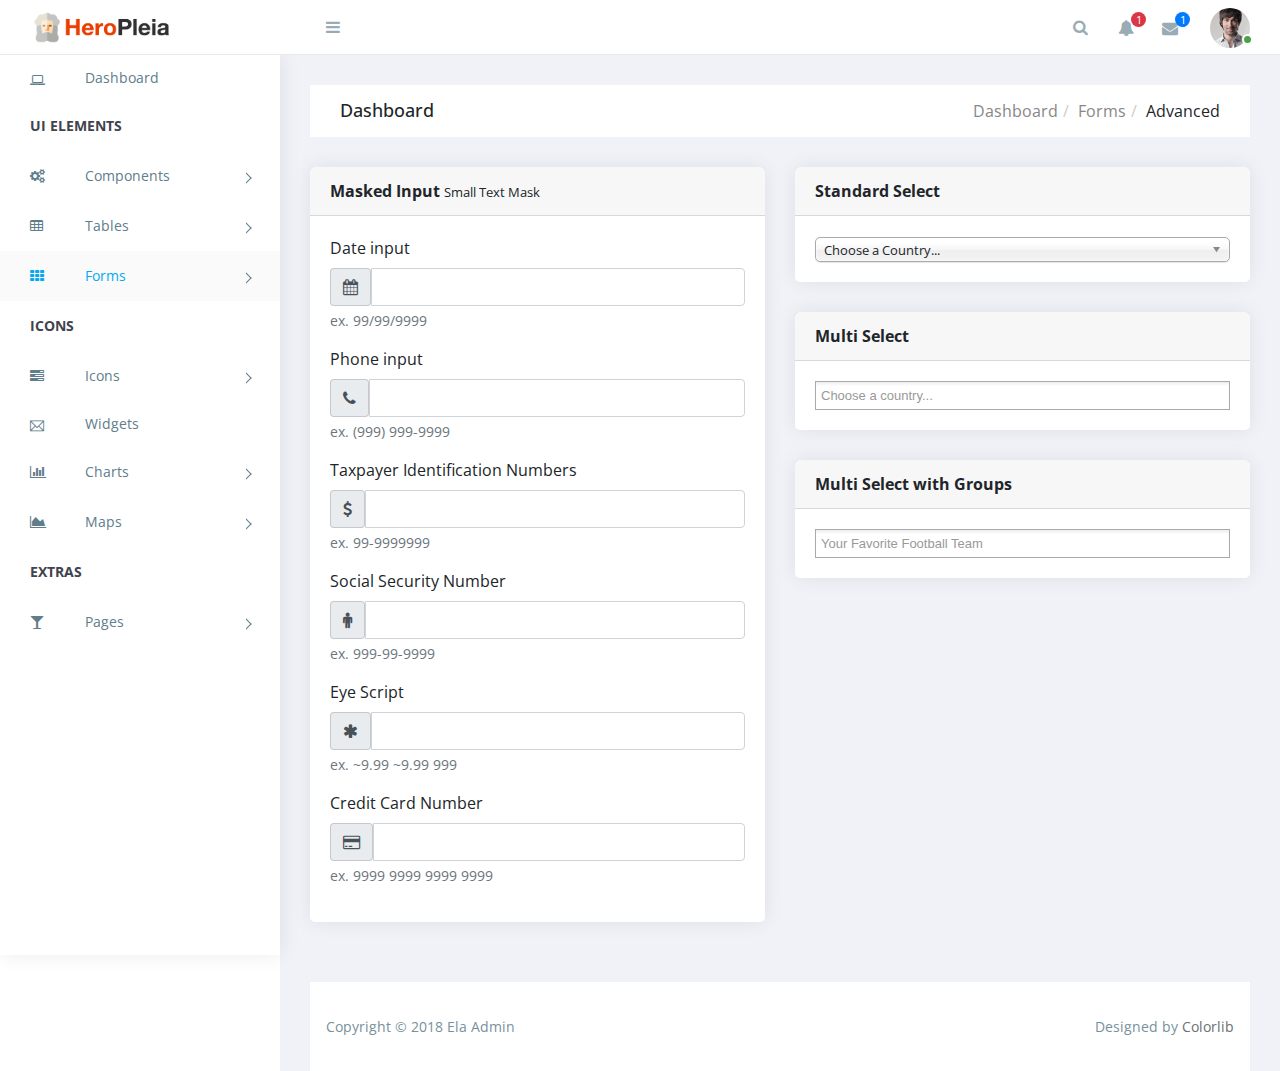
<file: frontend/forms-advanced.html>
<!doctype html>
<!--[if lt IE 7]>      <html class="no-js lt-ie9 lt-ie8 lt-ie7" lang=""> <![endif]-->
<!--[if IE 7]>         <html class="no-js lt-ie9 lt-ie8" lang=""> <![endif]-->
<!--[if IE 8]>         <html class="no-js lt-ie9" lang=""> <![endif]-->
<!--[if gt IE 8]><!--> <html class="no-js" lang=""> <!--<![endif]-->
<head>
    <meta charset="utf-8">
    <meta http-equiv="X-UA-Compatible" content="IE=edge">
    <title>Ela Admin - HTML5 Admin Template</title>
    <meta name="description" content="Ela Admin - HTML5 Admin Template">
    <meta name="viewport" content="width=device-width, initial-scale=1">

    <link rel="apple-touch-icon" href="images/favicon.png">
    <link rel="shortcut icon" href="images/favicon.png"> 

    <link rel="stylesheet" href="assets/css/normalize.css">
    <link rel="stylesheet" href="assets/css/bootstrap.min.css">
    <link rel="stylesheet" href="assets/css/font-awesome.min.css">
    <link rel="stylesheet" href="assets/css/themify-icons.css">
    <link rel="stylesheet" href="assets/css/pe-icon-7-filled.css">
    <link rel="stylesheet" href="assets/css/flag-icon.min.css">
    <link rel="stylesheet" href="assets/css/cs-skin-elastic.css">
    <!-- <link rel="stylesheet" href="assets/css/bootstrap-select.less"> -->
    <link rel="stylesheet" href="assets/css/style.css">
    <link rel="stylesheet" href="assets/css/lib/chosen/chosen.min.css">

    <link href='https://fonts.googleapis.com/css?family=Open+Sans:400,600,700,800' rel='stylesheet' type='text/css'>
 

</head>
<body>
    <!-- Left Panel -->

    <aside id="left-panel" class="left-panel">
        <nav class="navbar navbar-expand-sm navbar-default">

            <div id="main-menu" class="main-menu collapse navbar-collapse">
                <ul class="nav navbar-nav">
                    <li>
                        <a href="index.html"><i class="menu-icon fa fa-laptop"></i>Dashboard </a>
                    </li>
                    <li class="menu-title">UI elements</li><!-- /.menu-title -->
                    <li class="menu-item-has-children dropdown">
                        <a href="#" class="dropdown-toggle" data-toggle="dropdown" aria-haspopup="true" aria-expanded="false"> <i class="menu-icon fa fa-cogs"></i>Components</a>
                        <ul class="sub-menu children dropdown-menu">                            <li><i class="fa fa-puzzle-piece"></i><a href="ui-buttons.html">Buttons</a></li>
                            <li><i class="fa fa-id-badge"></i><a href="ui-badges.html">Badges</a></li>
                            <li><i class="fa fa-bars"></i><a href="ui-tabs.html">Tabs</a></li>
                            
                            <li><i class="fa fa-id-card-o"></i><a href="ui-cards.html">Cards</a></li>
                            <li><i class="fa fa-exclamation-triangle"></i><a href="ui-alerts.html">Alerts</a></li>
                            <li><i class="fa fa-spinner"></i><a href="ui-progressbar.html">Progress Bars</a></li>
                            <li><i class="fa fa-fire"></i><a href="ui-modals.html">Modals</a></li>
                            <li><i class="fa fa-book"></i><a href="ui-switches.html">Switches</a></li>
                            <li><i class="fa fa-th"></i><a href="ui-grids.html">Grids</a></li>
                            <li><i class="fa fa-file-word-o"></i><a href="ui-typgraphy.html">Typography</a></li>
                        </ul>
                    </li>
                    <li class="menu-item-has-children dropdown">
                        <a href="#" class="dropdown-toggle" data-toggle="dropdown" aria-haspopup="true" aria-expanded="false"> <i class="menu-icon fa fa-table"></i>Tables</a>
                        <ul class="sub-menu children dropdown-menu">
                            <li><i class="fa fa-table"></i><a href="tables-basic.html">Basic Table</a></li>
                            <li><i class="fa fa-table"></i><a href="tables-data.html">Data Table</a></li>
                        </ul>
                    </li>
                    <li class="menu-item-has-children active dropdown">
                        <a href="#" class="dropdown-toggle" data-toggle="dropdown" aria-haspopup="true" aria-expanded="false"> <i class="menu-icon fa fa-th"></i>Forms</a>
                        <ul class="sub-menu children dropdown-menu">
                            <li><i class="menu-icon fa fa-th"></i><a href="forms-basic.html">Basic Form</a></li>
                            <li><i class="menu-icon fa fa-th"></i><a href="forms-advanced.html">Advanced Form</a></li>
                        </ul>
                    </li>

                    <li class="menu-title">Icons</li><!-- /.menu-title -->

                    <li class="menu-item-has-children dropdown">
                        <a href="#" class="dropdown-toggle" data-toggle="dropdown" aria-haspopup="true" aria-expanded="false"> <i class="menu-icon fa fa-tasks"></i>Icons</a>
                        <ul class="sub-menu children dropdown-menu">
                            <li><i class="menu-icon fa fa-fort-awesome"></i><a href="font-fontawesome.html">Font Awesome</a></li>
                            <li><i class="menu-icon ti-themify-logo"></i><a href="font-themify.html">Themefy Icons</a></li>
                        </ul>
                    </li>
                    <li>
                        <a href="widgets.html"> <i class="menu-icon ti-email"></i>Widgets </a>
                    </li>
                    <li class="menu-item-has-children dropdown">
                        <a href="#" class="dropdown-toggle" data-toggle="dropdown" aria-haspopup="true" aria-expanded="false"> <i class="menu-icon fa fa-bar-chart"></i>Charts</a>
                        <ul class="sub-menu children dropdown-menu">
                            <li><i class="menu-icon fa fa-line-chart"></i><a href="charts-chartjs.html">Chart JS</a></li>
                            <li><i class="menu-icon fa fa-area-chart"></i><a href="charts-flot.html">Flot Chart</a></li>
                            <li><i class="menu-icon fa fa-pie-chart"></i><a href="charts-peity.html">Peity Chart</a></li>
                        </ul>
                    </li>

                    <li class="menu-item-has-children dropdown">
                        <a href="#" class="dropdown-toggle" data-toggle="dropdown" aria-haspopup="true" aria-expanded="false"> <i class="menu-icon fa fa-area-chart"></i>Maps</a>
                        <ul class="sub-menu children dropdown-menu">
                            <li><i class="menu-icon fa fa-map-o"></i><a href="maps-gmap.html">Google Maps</a></li>
                            <li><i class="menu-icon fa fa-street-view"></i><a href="maps-vector.html">Vector Maps</a></li>
                        </ul>
                    </li>
                    <li class="menu-title">Extras</li><!-- /.menu-title -->
                    <li class="menu-item-has-children dropdown">
                        <a href="#" class="dropdown-toggle" data-toggle="dropdown" aria-haspopup="true" aria-expanded="false"> <i class="menu-icon fa fa-glass"></i>Pages</a>
                        <ul class="sub-menu children dropdown-menu">
                            <li><i class="menu-icon fa fa-sign-in"></i><a href="page-login.html">Login</a></li>
                            <li><i class="menu-icon fa fa-sign-in"></i><a href="page-register.html">Register</a></li>
                            <li><i class="menu-icon fa fa-paper-plane"></i><a href="pages-forget.html">Forget Pass</a></li>
                        </ul>
                    </li>
                </ul>
            </div><!-- /.navbar-collapse -->
        </nav>
    </aside><!-- /#left-panel --> 
    <!-- Left Panel -->


    <!-- Right Panel --> 
    <div id="right-panel" class="right-panel">

        <!-- Header-->
        <header id="header" class="header">  
            <div class="top-left">
                <div class="navbar-header"> 
                    <a class="navbar-brand" href="./"><img src="images/logo.png" alt="Logo"></a>
                    <a class="navbar-brand hidden" href="./"><img src="images/logo2.png" alt="Logo"></a> 
                    <a id="menuToggle" class="menutoggle"><i class="fa fa-bars"></i></a> 
                </div> 
            </div>
            <div class="top-right"> 
                <div class="header-menu"> 
                    <div class="header-left">
                        <button class="search-trigger"><i class="fa fa-search"></i></button>
                        <div class="form-inline">
                            <form class="search-form">
                                <input class="form-control mr-sm-2" type="text" placeholder="Search ..." aria-label="Search">
                                <button class="search-close" type="submit"><i class="fa fa-close"></i></button>
                            </form>
                        </div>

                        <div class="dropdown for-notification">
                            <button class="btn btn-secondary dropdown-toggle" type="button" id="notification" data-toggle="dropdown" aria-haspopup="true" aria-expanded="false">
                                <i class="fa fa-bell"></i>
                                <span class="count bg-danger">3</span>
                            </button>
                            <div class="dropdown-menu" aria-labelledby="notification">
                                <p class="red">You have 3 Notification</p>
                                <a class="dropdown-item media" href="#">
                                    <i class="fa fa-check"></i>
                                    <p>Server #1 overloaded.</p>
                                </a>
                                <a class="dropdown-item media" href="#">
                                    <i class="fa fa-info"></i>
                                    <p>Server #2 overloaded.</p>
                                </a>
                                <a class="dropdown-item media" href="#">
                                    <i class="fa fa-warning"></i>
                                    <p>Server #3 overloaded.</p>
                                </a>
                            </div>
                        </div>

                        <div class="dropdown for-message">
                            <button class="btn btn-secondary dropdown-toggle" type="button" id="message" data-toggle="dropdown" aria-haspopup="true" aria-expanded="false">
                                <i class="fa fa-envelope"></i>
                                <span class="count bg-primary">4</span>
                            </button>
                            <div class="dropdown-menu" aria-labelledby="message">
                                <p class="red">You have 4 Mails</p>
                                <a class="dropdown-item media" href="#">
                                    <span class="photo media-left"><img alt="avatar" src="images/avatar/1.jpg"></span>
                                    <div class="message media-body">
                                        <span class="name float-left">Jonathan Smith</span>
                                        <span class="time float-right">Just now</span>
                                        <p>Hello, this is an example msg</p>
                                    </div>
                                </a>
                                <a class="dropdown-item media" href="#">
                                    <span class="photo media-left"><img alt="avatar" src="images/avatar/2.jpg"></span>
                                    <div class="message media-body">
                                        <span class="name float-left">Jack Sanders</span>
                                        <span class="time float-right">5 minutes ago</span>
                                        <p>Lorem ipsum dolor sit amet, consectetur</p>
                                    </div>
                                </a>
                                <a class="dropdown-item media" href="#">
                                    <span class="photo media-left"><img alt="avatar" src="images/avatar/3.jpg"></span>
                                    <div class="message media-body">
                                        <span class="name float-left">Cheryl Wheeler</span>
                                        <span class="time float-right">10 minutes ago</span>
                                        <p>Hello, this is an example msg</p>
                                    </div>
                                </a>
                                <a class="dropdown-item media" href="#">
                                    <span class="photo media-left"><img alt="avatar" src="images/avatar/4.jpg"></span>
                                    <div class="message media-body">
                                        <span class="name float-left">Rachel Santos</span>
                                        <span class="time float-right">15 minutes ago</span>
                                        <p>Lorem ipsum dolor sit amet, consectetur</p>
                                    </div>
                                </a>
                            </div>
                        </div>
                    </div>

                    <div class="user-area dropdown float-right">
                        <a href="#" class="dropdown-toggle active" data-toggle="dropdown" aria-haspopup="true" aria-expanded="false">
                            <img class="user-avatar rounded-circle" src="images/admin.jpg" alt="User Avatar">
                        </a>

                        <div class="user-menu dropdown-menu">
                            <a class="nav-link" href="#"><i class="fa fa-user"></i>My Profile</a>

                            <a class="nav-link" href="#"><i class="fa fa-bell-o"></i>Notifications <span class="count">13</span></a>

                            <a class="nav-link" href="#"><i class="fa fa-cog"></i>Settings</a>

                            <a class="nav-link" href="#"><i class="fa fa-power-off"></i>Logout</a>
                        </div>
                    </div> 
                </div>  
            </div>
        </header><!-- /header -->
        <!-- Header-->

        <div class="breadcrumbs">
            <div class="breadcrumbs-inner">
                <div class="row m-0">
                    <div class="col-sm-4">
                        <div class="page-header float-left">
                            <div class="page-title">
                                <h1>Dashboard</h1>
                            </div>
                        </div>
                    </div>
                    <div class="col-sm-8">
                        <div class="page-header float-right">
                            <div class="page-title">
                                <ol class="breadcrumb text-right">
                                    <li><a href="#">Dashboard</a></li>
                                    <li><a href="#">Forms</a></li>
                                    <li class="active">Advanced</li>
                                </ol>
                            </div>
                        </div>
                    </div>
                </div>
            </div>
        </div>

        <div class="content">
            <div class="animated fadeIn">

                <div class="row">

                    <div class="col-xs-6 col-sm-6">
                        <div class="card">
                            <div class="card-header">
                                <strong>Masked Input</strong> <small> Small Text Mask</small>
                            </div>
                            <div class="card-body card-block">
                                <div class="form-group">
                                    <label class=" form-control-label">Date input</label>
                                    <div class="input-group">
                                        <div class="input-group-addon"><i class="fa fa-calendar"></i></div>
                                        <input class="form-control">
                                    </div>
                                    <small class="form-text text-muted">ex. 99/99/9999</small>
                                </div>
                                <div class="form-group">
                                    <label class=" form-control-label">Phone input</label>
                                    <div class="input-group">
                                        <div class="input-group-addon"><i class="fa fa-phone"></i></div>
                                        <input class="form-control">
                                    </div>
                                    <small class="form-text text-muted">ex. (999) 999-9999</small>
                                </div>
                                <div class="form-group">
                                    <label class=" form-control-label">Taxpayer Identification Numbers</label>
                                    <div class="input-group">
                                        <div class="input-group-addon"><i class="fa fa-usd"></i></div>
                                        <input class="form-control">
                                    </div>
                                    <small class="form-text text-muted">ex. 99-9999999</small>
                                </div>
                                <div class="form-group">
                                    <label class=" form-control-label">Social Security Number</label>
                                    <div class="input-group">
                                        <div class="input-group-addon"><i class="fa fa-male"></i></div>
                                        <input class="form-control">
                                    </div>
                                    <small class="form-text text-muted">ex. 999-99-9999</small>
                                </div>
                                <div class="form-group">
                                    <label class=" form-control-label">Eye Script</label>
                                    <div class="input-group">
                                        <div class="input-group-addon"><i class="fa fa-asterisk"></i></div>
                                        <input class="form-control">
                                    </div>
                                    <small class="form-text text-muted">ex. ~9.99 ~9.99 999</small>
                                </div>
                                <div class="form-group">
                                    <label class=" form-control-label">Credit Card Number</label>
                                    <div class="input-group">
                                        <div class="input-group-addon"><i class="fa fa-credit-card"></i></div>
                                        <input class="form-control">
                                    </div>
                                    <small class="form-text text-muted">ex. 9999 9999 9999 9999</small>
                                </div>
                            </div>
                        </div>
                    </div>

                    <div class="col-xs-6 col-sm-6">
                        <div class="card">
                            <div class="card-header">
                                <strong class="card-title">Standard Select</strong>
                            </div>
                            <div class="card-body">

                              <select data-placeholder="Choose a Country..." class="standardSelect" tabindex="1">
                                <option value="" label="default"></option>
                                <option value="United States">United States</option>
                                <option value="United Kingdom">United Kingdom</option>
                                <option value="Afghanistan">Afghanistan</option>
                                <option value="Aland Islands">Aland Islands</option>
                                <option value="Albania">Albania</option>
                                <option value="Algeria">Algeria</option>
                                <option value="American Samoa">American Samoa</option>
                                <option value="Andorra">Andorra</option>
                                <option value="Angola">Angola</option>
                                <option value="Anguilla">Anguilla</option>
                                <option value="Antarctica">Antarctica</option>
                            </select>
                        </div>
                    </div>

                    <div class="card">
                        <div class="card-header">
                            <strong class="card-title">Multi Select</strong>
                        </div>
                        <div class="card-body">

                          <select data-placeholder="Choose a country..." multiple class="standardSelect">
                            <option value="" label="default"></option>
                            <option value="United States">United States</option>
                            <option value="United Kingdom">United Kingdom</option>
                            <option value="Afghanistan">Afghanistan</option>
                            <option value="Aland Islands">Aland Islands</option>
                            <option value="Albania">Albania</option>
                            <option value="Algeria">Algeria</option>
                            <option value="American Samoa">American Samoa</option>
                            <option value="Andorra">Andorra</option>
                            <option value="Angola">Angola</option>
                            <option value="Anguilla">Anguilla</option>
                            <option value="Antarctica">Antarctica</option>
                        </select>

                    </div>
                </div>

                <div class="card">
                    <div class="card-header">
                        <strong class="card-title">Multi Select with Groups</strong>
                    </div>
                    <div class="card-body">

                      <select data-placeholder="Your Favorite Football Team" multiple class="standardSelect" tabindex="5">
                        <option value="" label="default"></option>
                        <optgroup label="NFC EAST">
                          <option>Dallas Cowboys</option>
                          <option>New York Giants</option>
                          <option>Philadelphia Eagles</option>
                          <option>Washington Redskins</option>
                      </optgroup>
                      <optgroup label="NFC NORTH">
                          <option>Chicago Bears</option>
                          <option>Detroit Lions</option>
                          <option>Green Bay Packers</option>
                          <option>Minnesota Vikings</option>
                      </optgroup>
                      <optgroup label="NFC SOUTH">
                          <option>Atlanta Falcons</option>
                          <option>Carolina Panthers</option>
                          <option>New Orleans Saints</option>
                          <option>Tampa Bay Buccaneers</option>
                      </optgroup>
                      <optgroup label="NFC WEST">
                          <option>Arizona Cardinals</option>
                          <option>St. Louis Rams</option>
                          <option>San Francisco 49ers</option>
                          <option>Seattle Seahawks</option>
                      </optgroup>
                      <optgroup label="AFC EAST">
                          <option>Buffalo Bills</option>
                          <option>Miami Dolphins</option>
                          <option>New England Patriots</option>
                          <option>New York Jets</option>
                      </optgroup>
                      <optgroup label="AFC NORTH">
                          <option>Baltimore Ravens</option>
                          <option>Cincinnati Bengals</option>
                          <option>Cleveland Browns</option>
                          <option>Pittsburgh Steelers</option>
                      </optgroup>
                      <optgroup label="AFC SOUTH">
                          <option>Houston Texans</option>
                          <option>Indianapolis Colts</option>
                          <option>Jacksonville Jaguars</option>
                          <option>Tennessee Titans</option>
                      </optgroup>
                      <optgroup label="AFC WEST">
                          <option>Denver Broncos</option>
                          <option>Kansas City Chiefs</option>
                          <option>Oakland Raiders</option>
                          <option>San Diego Chargers</option>
                      </optgroup>
                  </select>

              </div>
          </div>

      </div>



  </div>


</div><!-- .animated -->
</div><!-- .content -->
    <div class="clearfix"></div>

    <footer class="site-footer">
        <div class="footer-inner bg-white">
            <div class="row">
                <div class="col-sm-6">
                    Copyright &copy; 2018 Ela Admin
                </div>
                <div class="col-sm-6 text-right">
                    Designed by <a href="https://colorlib.com">Colorlib</a>
                </div>
            </div>
        </div>
    </footer>


</div><!-- /#right-panel -->

<!-- Right Panel -->


<script src="assets/js/vendor/jquery-2.1.4.min.js"></script>
<script src="assets/js/popper.min.js"></script>
<script src="assets/js/plugins.js"></script>
<script src="assets/js/main.js"></script>
<script src="assets/js/lib/chosen/chosen.jquery.min.js"></script>

<script>
    jQuery(document).ready(function() {
        jQuery(".standardSelect").chosen({
            disable_search_threshold: 10,
            no_results_text: "Oops, nothing found!",
            width: "100%"
        });
    });
</script>

</body>
</html>
</file>
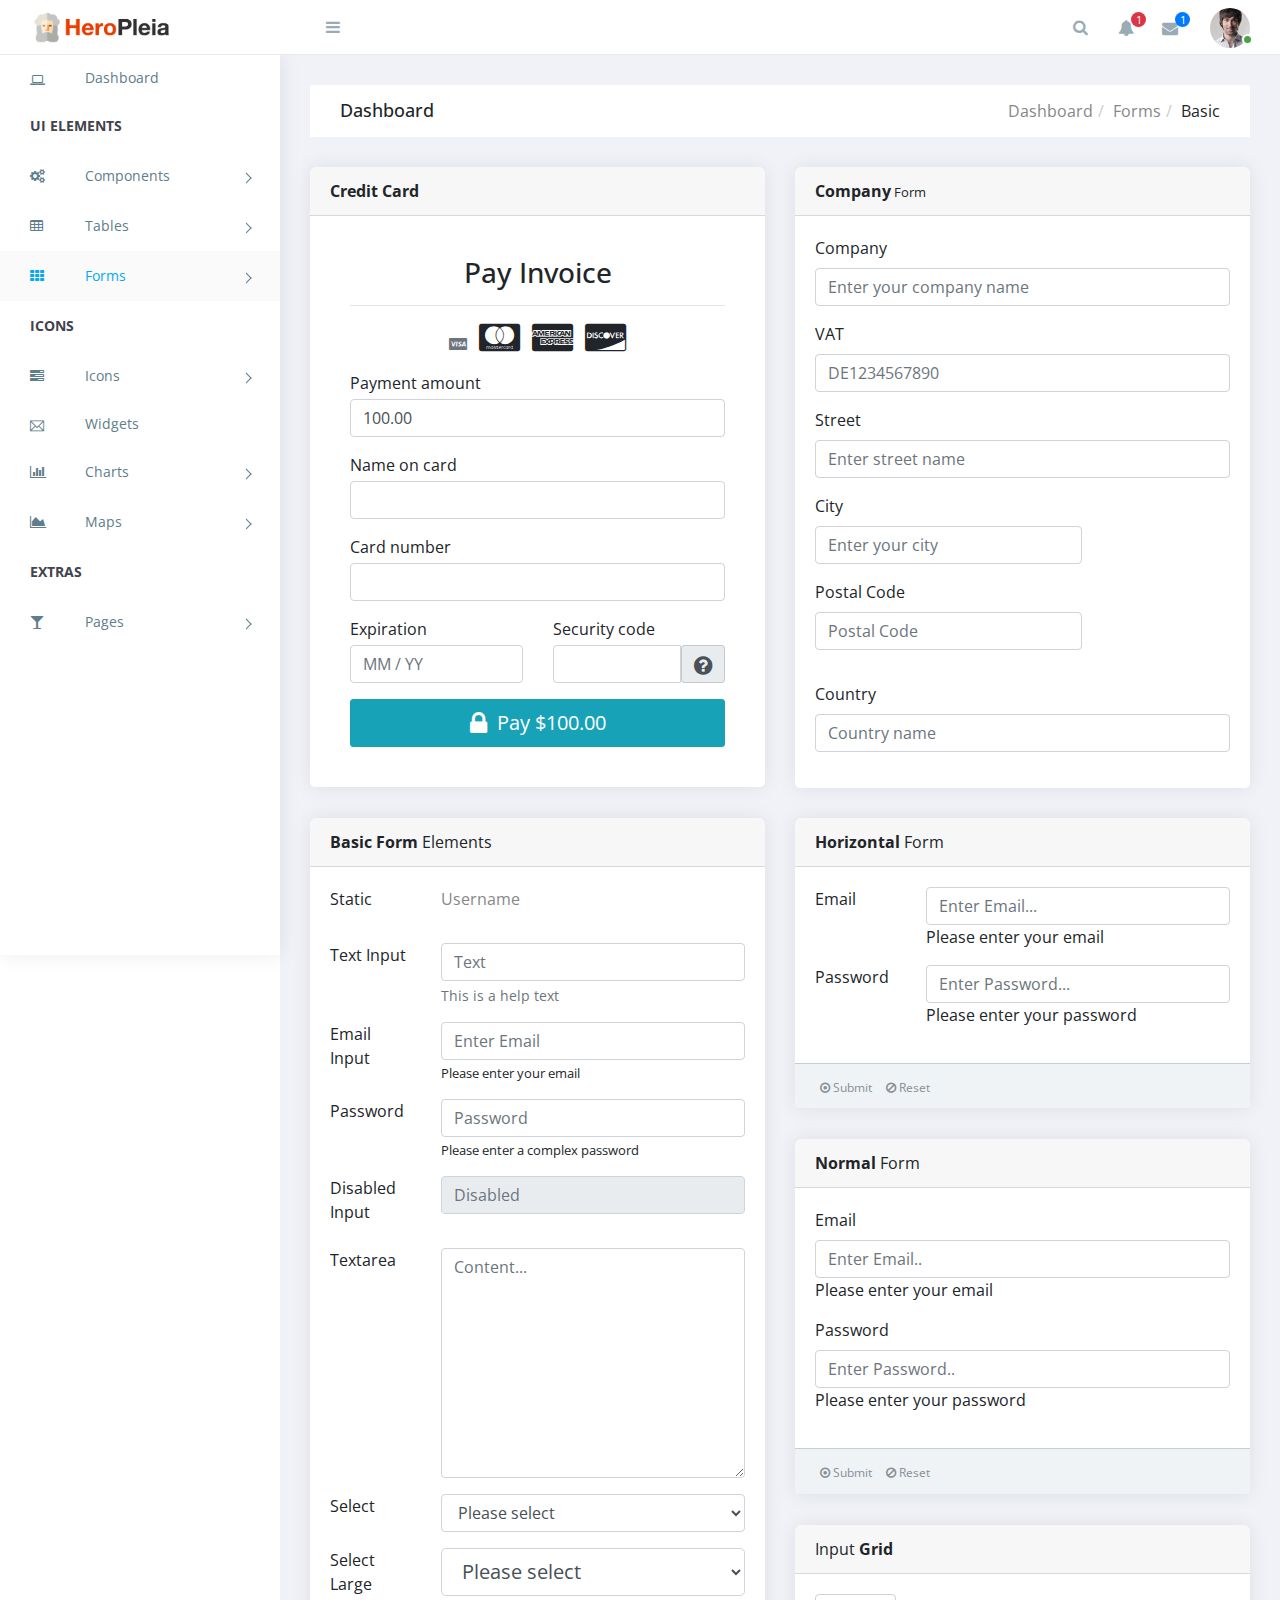
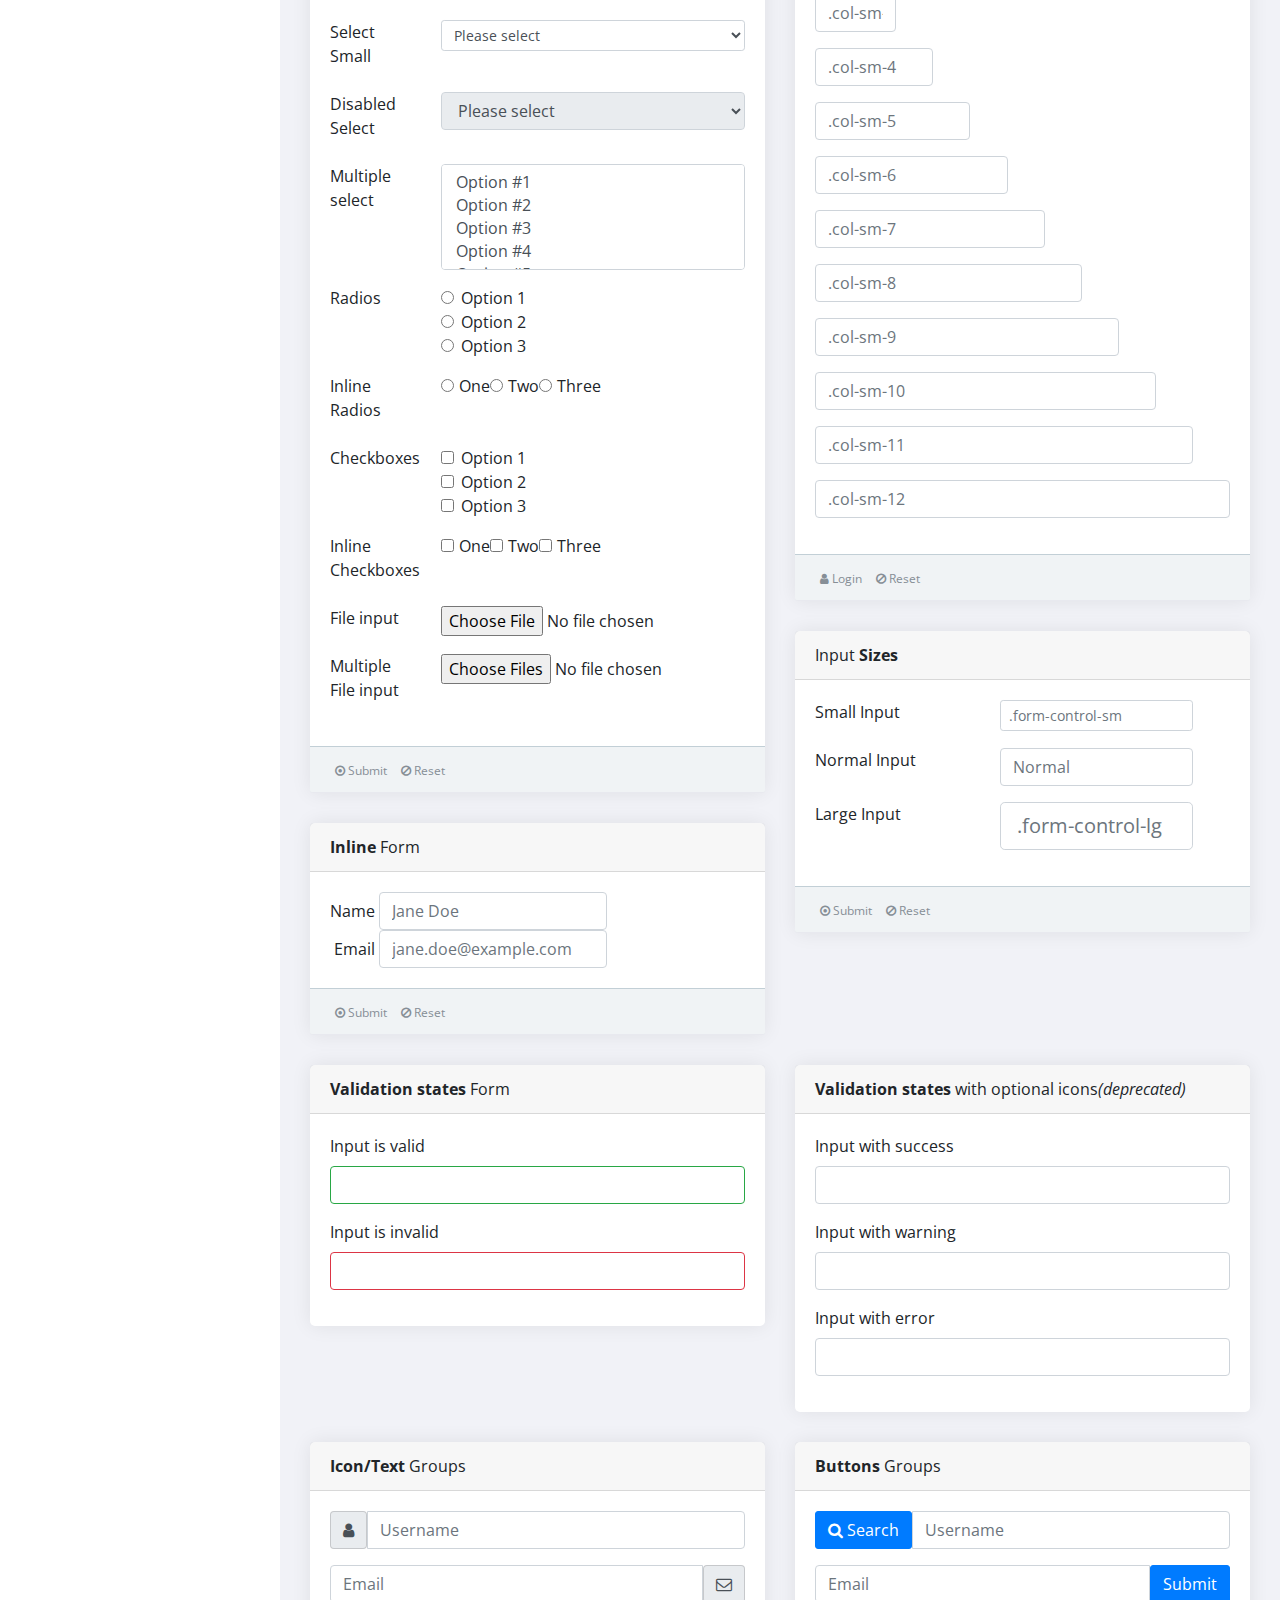
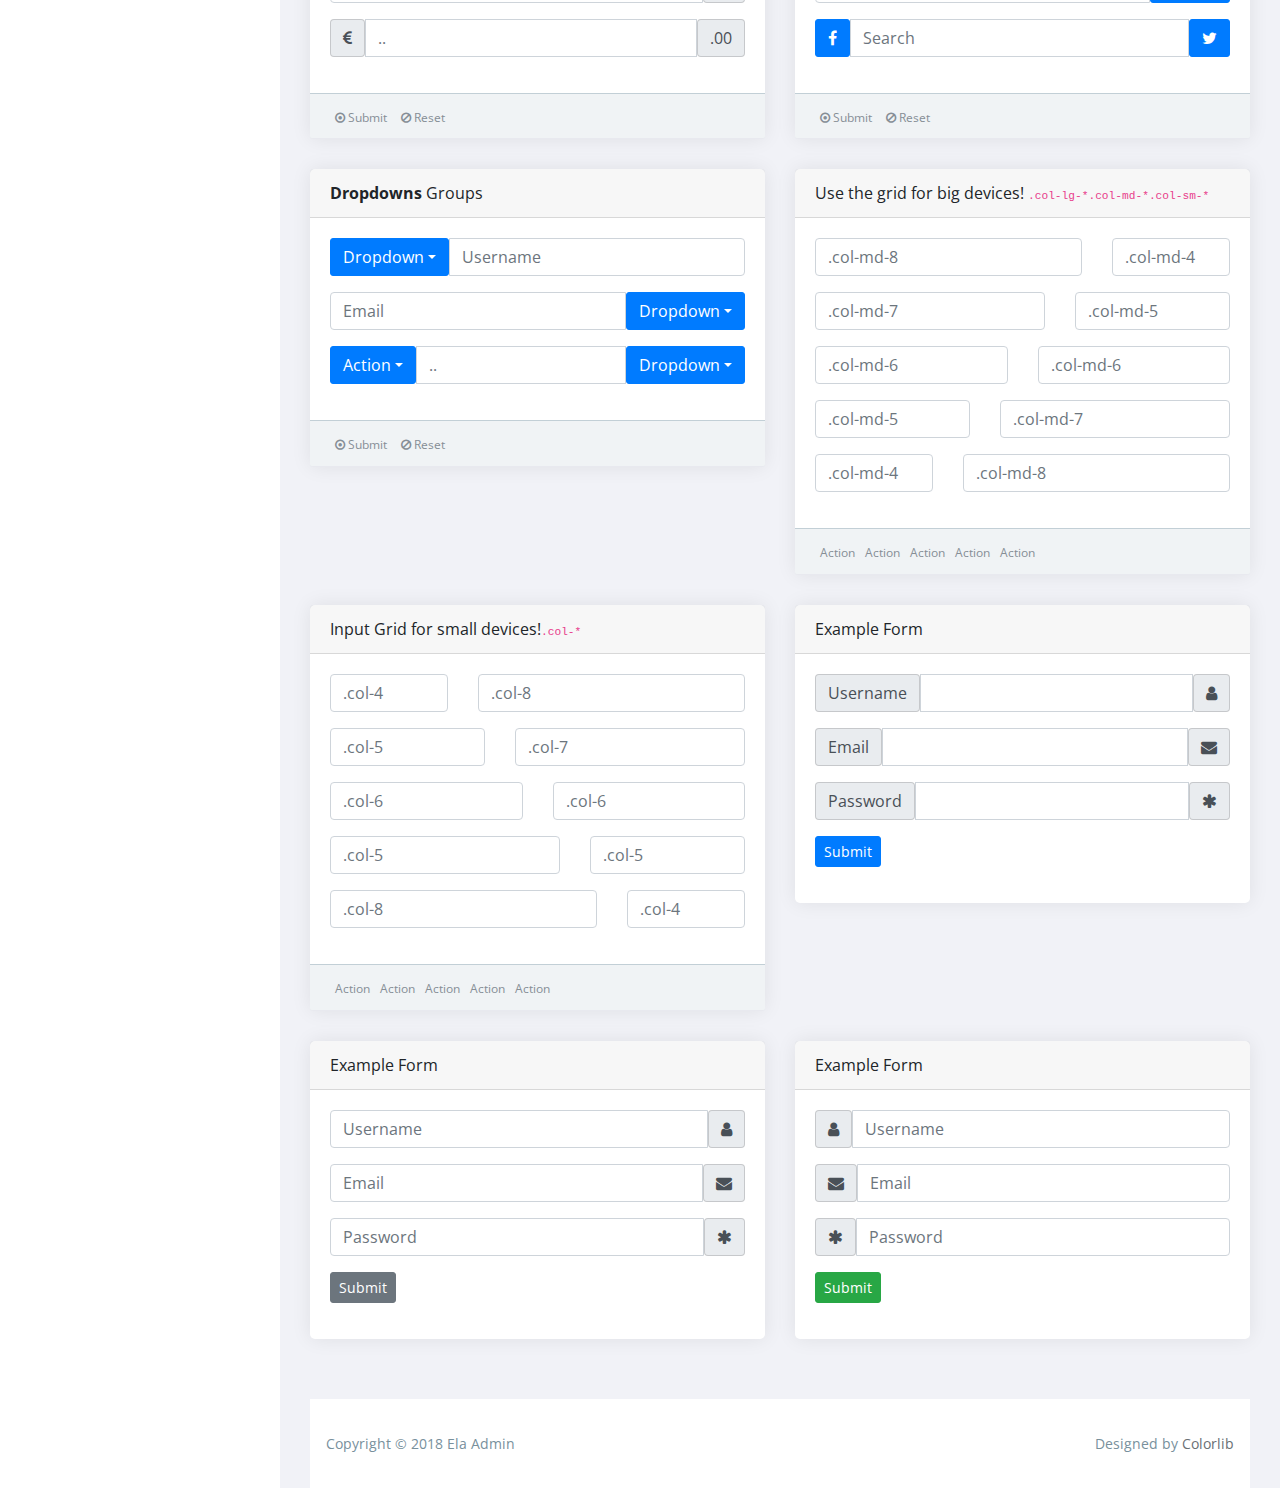
<file: frontend/forms-basic.html>
<!doctype html>
<!--[if lt IE 7]>      <html class="no-js lt-ie9 lt-ie8 lt-ie7" lang=""> <![endif]-->
<!--[if IE 7]>         <html class="no-js lt-ie9 lt-ie8" lang=""> <![endif]-->
<!--[if IE 8]>         <html class="no-js lt-ie9" lang=""> <![endif]-->
<!--[if gt IE 8]><!--> <html class="no-js" lang=""> <!--<![endif]-->
<head>
    <meta charset="utf-8">
    <meta http-equiv="X-UA-Compatible" content="IE=edge">
    <title>Ela Admin - HTML5 Admin Template</title>
    <meta name="description" content="Ela Admin - HTML5 Admin Template">
    <meta name="viewport" content="width=device-width, initial-scale=1">

    <link rel="apple-touch-icon" href="images/favicon.png">
    <link rel="shortcut icon" href="images/favicon.png"> 

    <link rel="stylesheet" href="assets/css/normalize.css">
    <link rel="stylesheet" href="assets/css/bootstrap.min.css">
    <link rel="stylesheet" href="assets/css/font-awesome.min.css">
    <link rel="stylesheet" href="assets/css/themify-icons.css">
    <link rel="stylesheet" href="assets/css/pe-icon-7-filled.css">
    <link rel="stylesheet" href="assets/css/flag-icon.min.css">
    <link rel="stylesheet" href="assets/css/cs-skin-elastic.css">
    <!-- <link rel="stylesheet" href="assets/css/bootstrap-select.less"> -->
    <link rel="stylesheet" href="assets/css/style.css">

    <link href='https://fonts.googleapis.com/css?family=Open+Sans:400,600,700,800' rel='stylesheet' type='text/css'>

    <!-- <script type="text/javascript" src="https://cdn.jsdelivr.net/html5shiv/3.7.3/html5shiv.min.js"></script> -->

</head>
<body>
    <!-- Left Panel -->

    <aside id="left-panel" class="left-panel">
        <nav class="navbar navbar-expand-sm navbar-default">

            <div id="main-menu" class="main-menu collapse navbar-collapse">
                <ul class="nav navbar-nav">
                    <li>
                        <a href="index.html"><i class="menu-icon fa fa-laptop"></i>Dashboard </a>
                    </li>
                    <li class="menu-title">UI elements</li><!-- /.menu-title -->
                    <li class="menu-item-has-children dropdown">
                        <a href="#" class="dropdown-toggle" data-toggle="dropdown" aria-haspopup="true" aria-expanded="false"> <i class="menu-icon fa fa-cogs"></i>Components</a>
                        <ul class="sub-menu children dropdown-menu">                            <li><i class="fa fa-puzzle-piece"></i><a href="ui-buttons.html">Buttons</a></li>
                            <li><i class="fa fa-id-badge"></i><a href="ui-badges.html">Badges</a></li>
                            <li><i class="fa fa-bars"></i><a href="ui-tabs.html">Tabs</a></li>
                            
                            <li><i class="fa fa-id-card-o"></i><a href="ui-cards.html">Cards</a></li>
                            <li><i class="fa fa-exclamation-triangle"></i><a href="ui-alerts.html">Alerts</a></li>
                            <li><i class="fa fa-spinner"></i><a href="ui-progressbar.html">Progress Bars</a></li>
                            <li><i class="fa fa-fire"></i><a href="ui-modals.html">Modals</a></li>
                            <li><i class="fa fa-book"></i><a href="ui-switches.html">Switches</a></li>
                            <li><i class="fa fa-th"></i><a href="ui-grids.html">Grids</a></li>
                            <li><i class="fa fa-file-word-o"></i><a href="ui-typgraphy.html">Typography</a></li>
                        </ul>
                    </li>
                    <li class="menu-item-has-children dropdown">
                        <a href="#" class="dropdown-toggle" data-toggle="dropdown" aria-haspopup="true" aria-expanded="false"> <i class="menu-icon fa fa-table"></i>Tables</a>
                        <ul class="sub-menu children dropdown-menu">
                            <li><i class="fa fa-table"></i><a href="tables-basic.html">Basic Table</a></li>
                            <li><i class="fa fa-table"></i><a href="tables-data.html">Data Table</a></li>
                        </ul>
                    </li>
                    <li class="menu-item-has-children active dropdown">
                        <a href="#" class="dropdown-toggle" data-toggle="dropdown" aria-haspopup="true" aria-expanded="false"> <i class="menu-icon fa fa-th"></i>Forms</a>
                        <ul class="sub-menu children dropdown-menu">
                            <li><i class="menu-icon fa fa-th"></i><a href="forms-basic.html">Basic Form</a></li>
                            <li><i class="menu-icon fa fa-th"></i><a href="forms-advanced.html">Advanced Form</a></li>
                        </ul>
                    </li>

                    <li class="menu-title">Icons</li><!-- /.menu-title -->

                    <li class="menu-item-has-children dropdown">
                        <a href="#" class="dropdown-toggle" data-toggle="dropdown" aria-haspopup="true" aria-expanded="false"> <i class="menu-icon fa fa-tasks"></i>Icons</a>
                        <ul class="sub-menu children dropdown-menu">
                            <li><i class="menu-icon fa fa-fort-awesome"></i><a href="font-fontawesome.html">Font Awesome</a></li>
                            <li><i class="menu-icon ti-themify-logo"></i><a href="font-themify.html">Themefy Icons</a></li>
                        </ul>
                    </li>
                    <li>
                        <a href="widgets.html"> <i class="menu-icon ti-email"></i>Widgets </a>
                    </li>
                    <li class="menu-item-has-children dropdown">
                        <a href="#" class="dropdown-toggle" data-toggle="dropdown" aria-haspopup="true" aria-expanded="false"> <i class="menu-icon fa fa-bar-chart"></i>Charts</a>
                        <ul class="sub-menu children dropdown-menu">
                            <li><i class="menu-icon fa fa-line-chart"></i><a href="charts-chartjs.html">Chart JS</a></li>
                            <li><i class="menu-icon fa fa-area-chart"></i><a href="charts-flot.html">Flot Chart</a></li>
                            <li><i class="menu-icon fa fa-pie-chart"></i><a href="charts-peity.html">Peity Chart</a></li>
                        </ul>
                    </li>

                    <li class="menu-item-has-children dropdown">
                        <a href="#" class="dropdown-toggle" data-toggle="dropdown" aria-haspopup="true" aria-expanded="false"> <i class="menu-icon fa fa-area-chart"></i>Maps</a>
                        <ul class="sub-menu children dropdown-menu">
                            <li><i class="menu-icon fa fa-map-o"></i><a href="maps-gmap.html">Google Maps</a></li>
                            <li><i class="menu-icon fa fa-street-view"></i><a href="maps-vector.html">Vector Maps</a></li>
                        </ul>
                    </li>
                    <li class="menu-title">Extras</li><!-- /.menu-title -->
                    <li class="menu-item-has-children dropdown">
                        <a href="#" class="dropdown-toggle" data-toggle="dropdown" aria-haspopup="true" aria-expanded="false"> <i class="menu-icon fa fa-glass"></i>Pages</a>
                        <ul class="sub-menu children dropdown-menu">
                            <li><i class="menu-icon fa fa-sign-in"></i><a href="page-login.html">Login</a></li>
                            <li><i class="menu-icon fa fa-sign-in"></i><a href="page-register.html">Register</a></li>
                            <li><i class="menu-icon fa fa-paper-plane"></i><a href="pages-forget.html">Forget Pass</a></li>
                        </ul>
                    </li>
                </ul>
            </div><!-- /.navbar-collapse -->
        </nav>
    </aside><!-- /#left-panel -->

    <!-- Left Panel -->

    <!-- Right Panel -->

    <div id="right-panel" class="right-panel">

        <!-- Header-->
        <header id="header" class="header">  
            <div class="top-left">
                <div class="navbar-header"> 
                    <a class="navbar-brand" href="./"><img src="images/logo.png" alt="Logo"></a>
                    <a class="navbar-brand hidden" href="./"><img src="images/logo2.png" alt="Logo"></a> 
                    <a id="menuToggle" class="menutoggle"><i class="fa fa-bars"></i></a> 
                </div> 
            </div>
            <div class="top-right"> 
                <div class="header-menu"> 
                    <div class="header-left">
                        <button class="search-trigger"><i class="fa fa-search"></i></button>
                        <div class="form-inline">
                            <form class="search-form">
                                <input class="form-control mr-sm-2" type="text" placeholder="Search ..." aria-label="Search">
                                <button class="search-close" type="submit"><i class="fa fa-close"></i></button>
                            </form>
                        </div>

                        <div class="dropdown for-notification">
                            <button class="btn btn-secondary dropdown-toggle" type="button" id="notification" data-toggle="dropdown" aria-haspopup="true" aria-expanded="false">
                                <i class="fa fa-bell"></i>
                                <span class="count bg-danger">3</span>
                            </button>
                            <div class="dropdown-menu" aria-labelledby="notification">
                                <p class="red">You have 3 Notification</p>
                                <a class="dropdown-item media" href="#">
                                    <i class="fa fa-check"></i>
                                    <p>Server #1 overloaded.</p>
                                </a>
                                <a class="dropdown-item media" href="#">
                                    <i class="fa fa-info"></i>
                                    <p>Server #2 overloaded.</p>
                                </a>
                                <a class="dropdown-item media" href="#">
                                    <i class="fa fa-warning"></i>
                                    <p>Server #3 overloaded.</p>
                                </a>
                            </div>
                        </div>

                        <div class="dropdown for-message">
                            <button class="btn btn-secondary dropdown-toggle" type="button" id="message" data-toggle="dropdown" aria-haspopup="true" aria-expanded="false">
                                <i class="fa fa-envelope"></i>
                                <span class="count bg-primary">4</span>
                            </button>
                            <div class="dropdown-menu" aria-labelledby="message">
                                <p class="red">You have 4 Mails</p>
                                <a class="dropdown-item media" href="#">
                                    <span class="photo media-left"><img alt="avatar" src="images/avatar/1.jpg"></span>
                                    <div class="message media-body">
                                        <span class="name float-left">Jonathan Smith</span>
                                        <span class="time float-right">Just now</span>
                                        <p>Hello, this is an example msg</p>
                                    </div>
                                </a>
                                <a class="dropdown-item media" href="#">
                                    <span class="photo media-left"><img alt="avatar" src="images/avatar/2.jpg"></span>
                                    <div class="message media-body">
                                        <span class="name float-left">Jack Sanders</span>
                                        <span class="time float-right">5 minutes ago</span>
                                        <p>Lorem ipsum dolor sit amet, consectetur</p>
                                    </div>
                                </a>
                                <a class="dropdown-item media" href="#">
                                    <span class="photo media-left"><img alt="avatar" src="images/avatar/3.jpg"></span>
                                    <div class="message media-body">
                                        <span class="name float-left">Cheryl Wheeler</span>
                                        <span class="time float-right">10 minutes ago</span>
                                        <p>Hello, this is an example msg</p>
                                    </div>
                                </a>
                                <a class="dropdown-item media" href="#">
                                    <span class="photo media-left"><img alt="avatar" src="images/avatar/4.jpg"></span>
                                    <div class="message media-body">
                                        <span class="name float-left">Rachel Santos</span>
                                        <span class="time float-right">15 minutes ago</span>
                                        <p>Lorem ipsum dolor sit amet, consectetur</p>
                                    </div>
                                </a>
                            </div>
                        </div>
                    </div>

                    <div class="user-area dropdown float-right">
                        <a href="#" class="dropdown-toggle active" data-toggle="dropdown" aria-haspopup="true" aria-expanded="false">
                            <img class="user-avatar rounded-circle" src="images/admin.jpg" alt="User Avatar">
                        </a>

                        <div class="user-menu dropdown-menu">
                            <a class="nav-link" href="#"><i class="fa fa-user"></i>My Profile</a>

                            <a class="nav-link" href="#"><i class="fa fa-bell-o"></i>Notifications <span class="count">13</span></a>

                            <a class="nav-link" href="#"><i class="fa fa-cog"></i>Settings</a>

                            <a class="nav-link" href="#"><i class="fa fa-power-off"></i>Logout</a>
                        </div>
                    </div> 
                </div>  
            </div>
        </header><!-- /header -->
        <!-- Header-->

        <div class="breadcrumbs">
            <div class="breadcrumbs-inner">
                <div class="row m-0">
                    <div class="col-sm-4">
                        <div class="page-header float-left">
                            <div class="page-title">
                                <h1>Dashboard</h1>
                            </div>
                        </div>
                    </div>
                    <div class="col-sm-8">
                        <div class="page-header float-right">
                            <div class="page-title">
                                <ol class="breadcrumb text-right">
                                    <li><a href="#">Dashboard</a></li>
                                    <li><a href="#">Forms</a></li>
                                    <li class="active">Basic</li>
                                </ol>
                            </div>
                        </div>
                    </div>
                </div>
            </div>
        </div>

        <div class="content">
            <div class="animated fadeIn">


                <div class="row">
                    <div class="col-lg-6">
                        <div class="card">
                            <div class="card-header">
                                <strong class="card-title">Credit Card</strong>
                            </div>
                            <div class="card-body">
                                <!-- Credit Card -->
                                <div id="pay-invoice">
                                    <div class="card-body">
                                        <div class="card-title">
                                            <h3 class="text-center">Pay Invoice</h3>
                                        </div>
                                        <hr>
                                        <form action="#" method="post" novalidate="novalidate">
                                            <div class="form-group text-center">
                                                <ul class="list-inline">
                                                    <li class="list-inline-item"><i class="text-muted fa fa-cc-visa fa-2x"></i></li>
                                                    <li class="list-inline-item"><i class="fa fa-cc-mastercard fa-2x"></i></li>
                                                    <li class="list-inline-item"><i class="fa fa-cc-amex fa-2x"></i></li>
                                                    <li class="list-inline-item"><i class="fa fa-cc-discover fa-2x"></i></li>
                                                </ul>
                                            </div>
                                            <div class="form-group">
                                                <label for="cc-payment" class="control-label mb-1">Payment amount</label>
                                                <input id="cc-payment" name="cc-payment" type="text" class="form-control" aria-required="true" aria-invalid="false" value="100.00">
                                            </div>
                                            <div class="form-group has-success">
                                                <label for="cc-name" class="control-label mb-1">Name on card</label>
                                                <input id="cc-name" name="cc-name" type="text" class="form-control cc-name valid" data-val="true" data-val-required="Please enter the name on card" autocomplete="cc-name" aria-required="true" aria-invalid="false" aria-describedby="cc-name">
                                                <span class="help-block field-validation-valid" data-valmsg-for="cc-name" data-valmsg-replace="true"></span>
                                            </div>
                                            <div class="form-group">
                                                <label for="cc-number" class="control-label mb-1">Card number</label>
                                                <input id="cc-number" name="cc-number" type="tel" class="form-control cc-number identified visa" value="" data-val="true" data-val-required="Please enter the card number" data-val-cc-number="Please enter a valid card number">
                                                <span class="help-block" data-valmsg-for="cc-number" data-valmsg-replace="true"></span>
                                            </div>
                                            <div class="row">
                                                <div class="col-6">
                                                    <div class="form-group">
                                                        <label for="cc-exp" class="control-label mb-1">Expiration</label>
                                                        <input id="cc-exp" name="cc-exp" type="tel" class="form-control cc-exp" value="" data-val="true" data-val-required="Please enter the card expiration" data-val-cc-exp="Please enter a valid month and year" placeholder="MM / YY">
                                                        <span class="help-block" data-valmsg-for="cc-exp" data-valmsg-replace="true"></span>
                                                    </div>
                                                </div>
                                                <div class="col-6">
                                                    <label for="x_card_code" class="control-label mb-1">Security code</label>
                                                    <div class="input-group">
                                                        <input id="x_card_code" name="x_card_code" type="tel" class="form-control cc-cvc" value="" data-val="true" data-val-required="Please enter the security code" data-val-cc-cvc="Please enter a valid security code" autocomplete="off">
                                                        <div class="input-group-addon">
                                                            <span class="fa fa-question-circle fa-lg" data-toggle="popover" data-container="body" data-html="true" data-title="Security Code"
                                                            data-content="<div class='text-center one-card'>The 3 digit code on back of the card..<div class='visa-mc-cvc-preview'></div></div>"
                                                            data-trigger="hover"></span>
                                                        </div>
                                                    </div>
                                                </div>
                                            </div>
                                            <div>
                                                <button id="payment-button" type="submit" class="btn btn-lg btn-info btn-block">
                                                    <i class="fa fa-lock fa-lg"></i>&nbsp;
                                                    <span id="payment-button-amount">Pay $100.00</span>
                                                    <span id="payment-button-sending" style="display:none;">Sending…</span>
                                                </button>
                                            </div>
                                        </form>
                                    </div>
                                </div>

                            </div>
                        </div> <!-- .card -->

                    </div><!--/.col-->

                    <div class="col-lg-6">
                        <div class="card">
                            <div class="card-header"><strong>Company</strong><small> Form</small></div>
                            <div class="card-body card-block">
                                <div class="form-group"><label for="company" class=" form-control-label">Company</label><input type="text" id="company" placeholder="Enter your company name" class="form-control"></div>
                                <div class="form-group"><label for="vat" class=" form-control-label">VAT</label><input type="text" id="vat" placeholder="DE1234567890" class="form-control"></div>
                                <div class="form-group"><label for="street" class=" form-control-label">Street</label><input type="text" id="street" placeholder="Enter street name" class="form-control"></div>
                                <div class="row form-group">
                                    <div class="col-8">
                                        <div class="form-group"><label for="city" class=" form-control-label">City</label><input type="text" id="city" placeholder="Enter your city" class="form-control"></div>
                                    </div>
                                    <div class="col-8">
                                        <div class="form-group"><label for="postal-code" class=" form-control-label">Postal Code</label><input type="text" id="postal-code" placeholder="Postal Code" class="form-control"></div>
                                    </div>
                                </div>
                                <div class="form-group"><label for="country" class=" form-control-label">Country</label><input type="text" id="country" placeholder="Country name" class="form-control"></div>
                            </div>
                        </div>
                    </div>

                    <div class="col-lg-6">
                        <div class="card">
                            <div class="card-header">
                                <strong>Basic Form</strong> Elements
                            </div>
                            <div class="card-body card-block">
                                <form action="#" method="post" enctype="multipart/form-data" class="form-horizontal">
                                    <div class="row form-group">
                                        <div class="col col-md-3"><label class=" form-control-label">Static</label></div>
                                        <div class="col-12 col-md-9">
                                            <p class="form-control-static">Username</p>
                                        </div>
                                    </div>
                                    <div class="row form-group">
                                        <div class="col col-md-3"><label for="text-input" class=" form-control-label">Text Input</label></div>
                                        <div class="col-12 col-md-9"><input type="text" id="text-input" name="text-input" placeholder="Text" class="form-control"><small class="form-text text-muted">This is a help text</small></div>
                                    </div>
                                    <div class="row form-group">
                                        <div class="col col-md-3"><label for="email-input" class=" form-control-label">Email Input</label></div>
                                        <div class="col-12 col-md-9"><input type="email" id="email-input" name="email-input" placeholder="Enter Email" class="form-control"><small class="help-block form-text">Please enter your email</small></div>
                                    </div>
                                    <div class="row form-group">
                                        <div class="col col-md-3"><label for="password-input" class=" form-control-label">Password</label></div>
                                        <div class="col-12 col-md-9"><input type="password" id="password-input" name="password-input" placeholder="Password" class="form-control"><small class="help-block form-text">Please enter a complex password</small></div>
                                    </div>
                                    <div class="row form-group">
                                        <div class="col col-md-3"><label for="disabled-input" class=" form-control-label">Disabled Input</label></div>
                                        <div class="col-12 col-md-9"><input type="text" id="disabled-input" name="disabled-input" placeholder="Disabled" disabled="" class="form-control"></div>
                                    </div>
                                    <div class="row form-group">
                                        <div class="col col-md-3"><label for="textarea-input" class=" form-control-label">Textarea</label></div>
                                        <div class="col-12 col-md-9"><textarea name="textarea-input" id="textarea-input" rows="9" placeholder="Content..." class="form-control"></textarea></div>
                                    </div>
                                    <div class="row form-group">
                                        <div class="col col-md-3"><label for="select" class=" form-control-label">Select</label></div>
                                        <div class="col-12 col-md-9">
                                            <select name="select" id="select" class="form-control">
                                                <option value="0">Please select</option>
                                                <option value="1">Option #1</option>
                                                <option value="2">Option #2</option>
                                                <option value="3">Option #3</option>
                                            </select>
                                        </div>
                                    </div>
                                    <div class="row form-group">
                                        <div class="col col-md-3"><label for="selectLg" class=" form-control-label">Select Large</label></div>
                                        <div class="col-12 col-md-9">
                                            <select name="selectLg" id="selectLg" class="form-control-lg form-control">
                                                <option value="0">Please select</option>
                                                <option value="1">Option #1</option>
                                                <option value="2">Option #2</option>
                                                <option value="3">Option #3</option>
                                            </select>
                                        </div>
                                    </div>
                                    <div class="row form-group">
                                        <div class="col col-md-3"><label for="selectSm" class=" form-control-label">Select Small</label></div>
                                        <div class="col-12 col-md-9">
                                            <select name="selectSm" id="selectSm" class="form-control-sm form-control">
                                                <option value="0">Please select</option>
                                                <option value="1">Option #1</option>
                                                <option value="2">Option #2</option>
                                                <option value="3">Option #3</option>
                                                <option value="4">Option #4</option>
                                                <option value="5">Option #5</option>
                                            </select>
                                        </div>
                                    </div>
                                    <div class="row form-group">
                                        <div class="col col-md-3"><label for="disabledSelect" class=" form-control-label">Disabled Select</label></div>
                                        <div class="col-12 col-md-9">
                                            <select name="disabledSelect" id="disabledSelect" disabled="" class="form-control">
                                                <option value="0">Please select</option>
                                                <option value="1">Option #1</option>
                                                <option value="2">Option #2</option>
                                                <option value="3">Option #3</option>
                                            </select>
                                        </div>
                                    </div>
                                    <div class="row form-group">
                                        <div class="col col-md-3"><label for="multiple-select" class=" form-control-label">Multiple select</label></div>
                                        <div class="col col-md-9">
                                            <select name="multiple-select" id="multiple-select" multiple="" class="form-control">
                                                <option value="1">Option #1</option>
                                                <option value="2">Option #2</option>
                                                <option value="3">Option #3</option>
                                                <option value="4">Option #4</option>
                                                <option value="5">Option #5</option>
                                                <option value="6">Option #6</option>
                                                <option value="7">Option #7</option>
                                                <option value="8">Option #8</option>
                                                <option value="9">Option #9</option>
                                                <option value="10">Option #10</option>
                                            </select>
                                        </div>
                                    </div>
                                    <div class="row form-group">
                                        <div class="col col-md-3"><label class=" form-control-label">Radios</label></div>
                                        <div class="col col-md-9">
                                            <div class="form-check">
                                                <div class="radio">
                                                    <label for="radio1" class="form-check-label ">
                                                        <input type="radio" id="radio1" name="radios" value="option1" class="form-check-input">Option 1
                                                    </label>
                                                </div>
                                                <div class="radio">
                                                    <label for="radio2" class="form-check-label ">
                                                        <input type="radio" id="radio2" name="radios" value="option2" class="form-check-input">Option 2
                                                    </label>
                                                </div>
                                                <div class="radio">
                                                    <label for="radio3" class="form-check-label ">
                                                        <input type="radio" id="radio3" name="radios" value="option3" class="form-check-input">Option 3
                                                    </label>
                                                </div>
                                            </div>
                                        </div>
                                    </div>
                                    <div class="row form-group">
                                        <div class="col col-md-3"><label class=" form-control-label">Inline Radios</label></div>
                                        <div class="col col-md-9">
                                            <div class="form-check-inline form-check">
                                                <label for="inline-radio1" class="form-check-label ">
                                                    <input type="radio" id="inline-radio1" name="inline-radios" value="option1" class="form-check-input">One
                                                </label>
                                                <label for="inline-radio2" class="form-check-label ">
                                                    <input type="radio" id="inline-radio2" name="inline-radios" value="option2" class="form-check-input">Two
                                                </label>
                                                <label for="inline-radio3" class="form-check-label ">
                                                    <input type="radio" id="inline-radio3" name="inline-radios" value="option3" class="form-check-input">Three
                                                </label>
                                            </div>
                                        </div>
                                    </div>
                                    <div class="row form-group">
                                        <div class="col col-md-3"><label class=" form-control-label">Checkboxes</label></div>
                                        <div class="col col-md-9">
                                            <div class="form-check">
                                                <div class="checkbox">
                                                    <label for="checkbox1" class="form-check-label ">
                                                        <input type="checkbox" id="checkbox1" name="checkbox1" value="option1" class="form-check-input">Option 1
                                                    </label>
                                                </div>
                                                <div class="checkbox">
                                                    <label for="checkbox2" class="form-check-label ">
                                                        <input type="checkbox" id="checkbox2" name="checkbox2" value="option2" class="form-check-input"> Option 2
                                                    </label>
                                                </div>
                                                <div class="checkbox">
                                                    <label for="checkbox3" class="form-check-label ">
                                                        <input type="checkbox" id="checkbox3" name="checkbox3" value="option3" class="form-check-input"> Option 3
                                                    </label>
                                                </div>
                                            </div>
                                        </div>
                                    </div>
                                    <div class="row form-group">
                                        <div class="col col-md-3"><label class=" form-control-label">Inline Checkboxes</label></div>
                                        <div class="col col-md-9">
                                            <div class="form-check-inline form-check">
                                                <label for="inline-checkbox1" class="form-check-label ">
                                                    <input type="checkbox" id="inline-checkbox1" name="inline-checkbox1" value="option1" class="form-check-input">One
                                                </label>
                                                <label for="inline-checkbox2" class="form-check-label ">
                                                    <input type="checkbox" id="inline-checkbox2" name="inline-checkbox2" value="option2" class="form-check-input">Two
                                                </label>
                                                <label for="inline-checkbox3" class="form-check-label ">
                                                    <input type="checkbox" id="inline-checkbox3" name="inline-checkbox3" value="option3" class="form-check-input">Three
                                                </label>
                                            </div>
                                        </div>
                                    </div>
                                    <div class="row form-group">
                                        <div class="col col-md-3"><label for="file-input" class=" form-control-label">File input</label></div>
                                        <div class="col-12 col-md-9"><input type="file" id="file-input" name="file-input" class="form-control-file"></div>
                                    </div>
                                    <div class="row form-group">
                                        <div class="col col-md-3"><label for="file-multiple-input" class=" form-control-label">Multiple File input</label></div>
                                        <div class="col-12 col-md-9"><input type="file" id="file-multiple-input" name="file-multiple-input" multiple="" class="form-control-file"></div>
                                    </div>
                                </form>
                            </div>
                            <div class="card-footer">
                                <button type="submit" class="btn btn-primary btn-sm">
                                    <i class="fa fa-dot-circle-o"></i> Submit
                                </button>
                                <button type="reset" class="btn btn-danger btn-sm">
                                    <i class="fa fa-ban"></i> Reset
                                </button>
                            </div>
                        </div>
                        <div class="card">
                            <div class="card-header">
                                <strong>Inline</strong> Form
                            </div>
                            <div class="card-body card-block">
                                <form action="#" method="post" class="form-inline">
                                    <div class="form-group"><label for="exampleInputName2" class="pr-1  form-control-label">Name</label><input type="text" id="exampleInputName2" placeholder="Jane Doe" required="" class="form-control"></div>
                                    <div class="form-group"><label for="exampleInputEmail2" class="px-1  form-control-label">Email</label><input type="email" id="exampleInputEmail2" placeholder="jane.doe@example.com" required="" class="form-control"></div>
                                </form>
                            </div>
                            <div class="card-footer">
                                <button type="submit" class="btn btn-primary btn-sm">
                                    <i class="fa fa-dot-circle-o"></i> Submit
                                </button>
                                <button type="reset" class="btn btn-danger btn-sm">
                                    <i class="fa fa-ban"></i> Reset
                                </button>
                            </div>
                        </div>
                    </div>

                    <div class="col-lg-6">
                        <div class="card">
                            <div class="card-header">
                                <strong>Horizontal</strong> Form
                            </div>
                            <div class="card-body card-block">
                                <form action="#" method="post" class="form-horizontal">
                                    <div class="row form-group">
                                        <div class="col col-md-3"><label for="hf-email" class=" form-control-label">Email</label></div>
                                        <div class="col-12 col-md-9"><input type="email" id="hf-email" name="hf-email" placeholder="Enter Email..." class="form-control"><span class="help-block">Please enter your email</span></div>
                                    </div>
                                    <div class="row form-group">
                                        <div class="col col-md-3"><label for="hf-password" class=" form-control-label">Password</label></div>
                                        <div class="col-12 col-md-9"><input type="password" id="hf-password" name="hf-password" placeholder="Enter Password..." class="form-control"><span class="help-block">Please enter your password</span></div>
                                    </div>
                                </form>
                            </div>
                            <div class="card-footer">
                                <button type="submit" class="btn btn-primary btn-sm">
                                    <i class="fa fa-dot-circle-o"></i> Submit
                                </button>
                                <button type="reset" class="btn btn-danger btn-sm">
                                    <i class="fa fa-ban"></i> Reset
                                </button>
                            </div>
                        </div>
                        <div class="card">
                          <div class="card-header">
                            <strong>Normal</strong> Form
                        </div>
                        <div class="card-body card-block">
                            <form action="#" method="post" class="">
                                <div class="form-group"><label for="nf-email" class=" form-control-label">Email</label><input type="email" id="nf-email" name="nf-email" placeholder="Enter Email.." class="form-control"><span class="help-block">Please enter your email</span></div>
                                <div class="form-group"><label for="nf-password" class=" form-control-label">Password</label><input type="password" id="nf-password" name="nf-password" placeholder="Enter Password.." class="form-control"><span class="help-block">Please enter your password</span></div>
                            </form>
                        </div>
                        <div class="card-footer">
                            <button type="submit" class="btn btn-primary btn-sm">
                                <i class="fa fa-dot-circle-o"></i> Submit
                            </button>
                            <button type="reset" class="btn btn-danger btn-sm">
                                <i class="fa fa-ban"></i> Reset
                            </button>
                        </div>
                    </div>
                    <div class="card">
                        <div class="card-header">
                            Input <strong>Grid</strong>
                        </div>
                        <div class="card-body card-block">
                            <form action="#" method="post" class="form-horizontal">
                                <div class="row form-group">
                                    <div class="col col-sm-3"><input type="text" placeholder=".col-sm-3" class="form-control"></div>
                                </div>
                                <div class="row form-group">
                                    <div class="col col-sm-4"><input type="text" placeholder=".col-sm-4" class="form-control"></div>
                                </div>
                                <div class="row form-group">
                                    <div class="col col-sm-5"><input type="text" placeholder=".col-sm-5" class="form-control"></div>
                                </div>
                                <div class="row form-group">
                                    <div class="col col-sm-6"><input type="text" placeholder=".col-sm-6" class="form-control"></div>
                                </div>
                                <div class="row form-group">
                                    <div class="col col-sm-7"><input type="text" placeholder=".col-sm-7" class="form-control"></div>
                                </div>
                                <div class="row form-group">
                                    <div class="col col-sm-8"><input type="text" placeholder=".col-sm-8" class="form-control"></div>
                                </div>
                                <div class="row form-group">
                                    <div class="col col-sm-9"><input type="text" placeholder=".col-sm-9" class="form-control"></div>
                                </div>
                                <div class="row form-group">
                                    <div class="col col-sm-10"><input type="text" placeholder=".col-sm-10" class="form-control"></div>
                                </div>
                                <div class="row form-group">
                                    <div class="col col-sm-11"><input type="text" placeholder=".col-sm-11" class="form-control"></div>
                                </div>
                                <div class="row form-group">
                                    <div class="col col-sm-12"><input type="text" placeholder=".col-sm-12" class="form-control"></div>
                                </div>
                            </form>
                        </div>
                        <div class="card-footer">
                            <button type="submit" class="btn btn-primary btn-sm">
                                <i class="fa fa-user"></i> Login
                            </button>
                            <button type="reset" class="btn btn-danger btn-sm">
                                <i class="fa fa-ban"></i> Reset
                            </button>
                        </div>
                    </div>
                    <div class="card">
                        <div class="card-header">
                            Input <strong>Sizes</strong>
                        </div>
                        <div class="card-body card-block">
                            <form action="#" method="post" class="form-horizontal">
                                <div class="row form-group">
                                    <div class="col col-sm-5"><label for="input-small" class=" form-control-label">Small Input</label></div>
                                    <div class="col col-sm-6"><input type="text" id="input-small" name="input-small" placeholder=".form-control-sm" class="input-sm form-control-sm form-control"></div>
                                </div>
                                <div class="row form-group">
                                    <div class="col col-sm-5"><label for="input-normal" class=" form-control-label">Normal Input</label></div>
                                    <div class="col col-sm-6"><input type="text" id="input-normal" name="input-normal" placeholder="Normal" class="form-control"></div>
                                </div>
                                <div class="row form-group">
                                    <div class="col col-sm-5"><label for="input-large" class=" form-control-label">Large Input</label></div>
                                    <div class="col col-sm-6"><input type="text" id="input-large" name="input-large" placeholder=".form-control-lg" class="input-lg form-control-lg form-control"></div>
                                </div>
                            </form>
                        </div>
                        <div class="card-footer">
                            <button type="submit" class="btn btn-primary btn-sm">
                                <i class="fa fa-dot-circle-o"></i> Submit
                            </button>
                            <button type="reset" class="btn btn-danger btn-sm">
                                <i class="fa fa-ban"></i> Reset
                            </button>
                        </div>
                    </div>
                </div>

                <div class="col-lg-6">
                    <div class="card">
                        <div class="card-header">
                            <strong>Validation states</strong> Form
                        </div>
                        <div class="card-body card-block">
                            <div class="has-success form-group"><label for="inputIsValid" class=" form-control-label">Input is valid</label><input type="text" id="inputIsValid" class="is-valid form-control-success form-control"></div>
                            <div class="has-warning form-group"><label for="inputIsInvalid" class=" form-control-label">Input is invalid</label><input type="text" id="inputIsInvalid" class="is-invalid form-control"></div>
                        </div>
                    </div>
                </div>

                <div class="col-lg-6">
                    <div class="card">
                        <div class="card-header">
                            <strong>Validation states</strong> with optional icons<em>(deprecated)</em>
                        </div>
                        <div class="card-body card-block">
                            <div class="has-success form-group"><label for="inputSuccess2i" class=" form-control-label">Input with success</label><input type="text" id="inputSuccess2i" class="form-control-success form-control"></div>
                            <div class="has-warning form-group"><label for="inputWarning2i" class=" form-control-label">Input with warning</label><input type="text" id="inputWarning2i" class="form-control-warning form-control"></div>
                            <div class="has-danger has-feedback form-group"><label for="inputError2i" class=" form-control-label">Input with error</label><input type="text" id="inputError2i" class="form-control-danger form-control"></div>
                        </div>
                    </div>
                </div>

                <div class="col-lg-6">
                    <div class="card">
                        <div class="card-header">
                            <strong>Icon/Text</strong> Groups
                        </div>
                        <div class="card-body card-block">
                            <form action="#" method="post" class="form-horizontal">
                                <div class="row form-group">
                                    <div class="col col-md-12">
                                        <div class="input-group">
                                            <div class="input-group-addon"><i class="fa fa-user"></i></div>
                                            <input type="text" id="input1-group1" name="input1-group1" placeholder="Username" class="form-control">
                                        </div>
                                    </div>
                                </div>
                                <div class="row form-group">
                                    <div class="col col-md-12">
                                        <div class="input-group">
                                            <input type="email" id="input2-group1" name="input2-group1" placeholder="Email" class="form-control">
                                            <div class="input-group-addon"><i class="fa fa-envelope-o"></i></div>
                                        </div>
                                    </div>
                                </div>
                                <div class="row form-group">
                                    <div class="col col-md-12">
                                        <div class="input-group">
                                            <div class="input-group-addon"><i class="fa fa-euro"></i></div>
                                            <input type="text" id="input3-group1" name="input3-group1" placeholder=".." class="form-control">
                                            <div class="input-group-addon">.00</div>
                                        </div>
                                    </div>
                                </div>
                            </form>
                        </div>
                        <div class="card-footer">
                            <button type="submit" class="btn btn-success btn-sm">
                                <i class="fa fa-dot-circle-o"></i> Submit
                            </button>
                            <button type="reset" class="btn btn-danger btn-sm">
                                <i class="fa fa-ban"></i> Reset
                            </button>
                        </div>
                    </div>
                </div>

                <div class="col-lg-6">
                    <div class="card">
                        <div class="card-header">
                            <strong>Buttons</strong> Groups
                        </div>
                        <div class="card-body card-block">
                            <form action="#" method="post" class="form-horizontal">
                                <div class="row form-group">
                                    <div class="col col-md-12">
                                        <div class="input-group">
                                            <div class="input-group-btn">
                                                <button class="btn btn-primary">
                                                    <i class="fa fa-search"></i> Search
                                                </button>
                                            </div>
                                            <input type="text" id="input1-group2" name="input1-group2" placeholder="Username" class="form-control">
                                        </div>
                                    </div>
                                </div>
                                <div class="row form-group">
                                    <div class="col col-md-12">
                                        <div class="input-group">
                                            <input type="email" id="input2-group2" name="input2-group2" placeholder="Email" class="form-control">
                                            <div class="input-group-btn"><button class="btn btn-primary">Submit</button></div>
                                        </div>
                                    </div>
                                </div>
                                <div class="row form-group">
                                    <div class="col col-md-12">
                                        <div class="input-group">
                                            <div class="input-group-btn"><button class="btn btn-primary"><i class="fa fa-facebook"></i></button></div>
                                            <input type="text" id="input3-group2" name="input3-group2" placeholder="Search" class="form-control">
                                            <div class="input-group-btn"><button class="btn btn-primary"><i class="fa fa-twitter"></i></button></div>
                                        </div>
                                    </div>
                                </div>
                            </form>
                        </div>
                        <div class="card-footer">
                            <button type="submit" class="btn btn-success btn-sm">
                                <i class="fa fa-dot-circle-o"></i> Submit
                            </button>
                            <button type="reset" class="btn btn-danger btn-sm">
                                <i class="fa fa-ban"></i> Reset
                            </button>
                        </div>
                    </div>
                </div>

                <div class="col-lg-6">
                    <div class="card">
                        <div class="card-header">
                            <strong>Dropdowns</strong> Groups
                        </div>
                        <div class="card-body card-block">
                            <form class="form-horizontal">
                                <div class="row form-group">
                                    <div class="col col-md-12">
                                        <div class="input-group">
                                            <div class="input-group-btn">
                                                <div class="btn-group">
                                                    <button type="button" data-toggle="dropdown" aria-haspopup="true" aria-expanded="false" class="dropdown-toggle btn btn-primary">Dropdown</button>
                                                    <div tabindex="-1" aria-hidden="true" role="menu" class="dropdown-menu">
                                                        <button type="button" tabindex="0" class="dropdown-item">Action</button><button type="button" tabindex="0" class="dropdown-item">Another Action</button><button type="button" tabindex="0" class="dropdown-item">Something else here</button>
                                                        <div tabindex="-1" class="dropdown-divider"></div>
                                                        <button type="button" tabindex="0" class="dropdown-item">Separated link</button>
                                                    </div>
                                                </div>
                                            </div>
                                            <input type="text" id="input1-group3" name="input1-group3" placeholder="Username" class="form-control">
                                        </div>
                                    </div>
                                </div>
                                <div class="row form-group">
                                    <div class="col col-md-12">
                                        <div class="input-group">
                                            <input type="email" id="input2-group3" name="input2-group3" placeholder="Email" class="form-control">
                                            <div class="input-group-btn">
                                                <div class="btn-group">
                                                    <button type="button" data-toggle="dropdown" aria-haspopup="true" aria-expanded="false" class="dropdown-toggle btn btn-primary">Dropdown</button>
                                                    <div tabindex="-1" aria-hidden="true" role="menu" class="dropdown-menu">
                                                        <button type="button" tabindex="0" class="dropdown-item">Action</button><button type="button" tabindex="0" class="dropdown-item">Another Action</button><button type="button" tabindex="0" class="dropdown-item">Something else here</button>
                                                        <div tabindex="-1" class="dropdown-divider"></div>
                                                        <button type="button" tabindex="0" class="dropdown-item">Separated link</button>
                                                    </div>
                                                </div>
                                            </div>
                                        </div>
                                    </div>
                                </div>
                                <div class="row form-group">
                                    <div class="col col-md-12">
                                        <div class="input-group">
                                            <div class="input-group-btn">
                                                <div class="btn-group">
                                                    <button type="button" data-toggle="dropdown" aria-haspopup="true" aria-expanded="false" class="dropdown-toggle btn btn-primary">Action</button>
                                                    <div tabindex="-1" aria-hidden="true" role="menu" class="dropdown-menu">
                                                        <button type="button" tabindex="0" class="dropdown-item">Action</button><button type="button" tabindex="0" class="dropdown-item">Another Action</button><button type="button" tabindex="0" class="dropdown-item">Something else here</button>
                                                        <div tabindex="-1" class="dropdown-divider"></div>
                                                        <button type="button" tabindex="0" class="dropdown-item">Separated link</button>
                                                    </div>
                                                </div>
                                            </div>
                                            <input type="text" id="input3-group3" name="input3-group3" placeholder=".." class="form-control">
                                            <div class="input-group-btn">
                                                <div class="btn-group">
                                                    <button type="button" data-toggle="dropdown" aria-haspopup="true" aria-expanded="false" class="dropdown-toggle btn btn-primary">Dropdown</button>
                                                    <div tabindex="-1" aria-hidden="true" role="menu" class="dropdown-menu">
                                                        <button type="button" tabindex="0" class="dropdown-item">Action</button><button type="button" tabindex="0" class="dropdown-item">Another Action</button><button type="button" tabindex="0" class="dropdown-item">Something else here</button>
                                                        <div tabindex="-1" class="dropdown-divider"></div>
                                                        <button type="button" tabindex="0" class="dropdown-item">Separated link</button>
                                                    </div>
                                                </div>
                                            </div>
                                        </div>
                                    </div>
                                </div>
                            </form>
                        </div>
                        <div class="card-footer">
                            <button type="submit" class="btn btn-success btn-sm">
                                <i class="fa fa-dot-circle-o"></i> Submit
                            </button>
                            <button type="reset" class="btn btn-danger btn-sm">
                                <i class="fa fa-ban"></i> Reset
                            </button>
                        </div>
                    </div>
                </div>

                <div class="col-lg-6">
                    <div class="card">
                        <div class="card-header">
                            Use the grid for big devices!
                            <small>
                                <code>.col-lg-*</code><code>.col-md-*</code><code>.col-sm-*</code>
                            </small>
                        </div>
                        <div class="card-body card-block">
                            <form action="#" method="post" class="form-horizontal">
                                <div class="row form-group">
                                    <div class="col col-md-8"><input type="text" placeholder=".col-md-8" class="form-control"></div>
                                    <div class="col col-md-4"><input type="text" placeholder=".col-md-4" class="form-control"></div>
                                </div>
                                <div class="row form-group">
                                    <div class="col col-md-7"><input type="text" placeholder=".col-md-7" class="form-control"></div>
                                    <div class="col col-md-5"><input type="text" placeholder=".col-md-5" class="form-control"></div>
                                </div>
                                <div class="row form-group">
                                    <div class="col col-md-6"><input type="text" placeholder=".col-md-6" class="form-control"></div>
                                    <div class="col col-md-6"><input type="text" placeholder=".col-md-6" class="form-control"></div>
                                </div>
                                <div class="row form-group">
                                    <div class="col col-md-5"><input type="text" placeholder=".col-md-5" class="form-control"></div>
                                    <div class="col col-md-7"><input type="text" placeholder=".col-md-7" class="form-control"></div>
                                </div>
                                <div class="row form-group">
                                    <div class="col col-md-4"><input type="text" placeholder=".col-md-4" class="form-control"></div>
                                    <div class="col col-md-8"><input type="text" placeholder=".col-md-8" class="form-control"></div>
                                </div>
                            </form>
                        </div>
                        <div class="card-footer"><button type="submit" class="btn btn-primary btn-sm">Action</button><button class="btn btn-danger btn-sm">Action</button><button class="btn btn-warning btn-sm">Action</button><button class="btn btn-info btn-sm">Action</button><button class="btn btn-success btn-sm">Action</button></div>
                    </div>
                </div>

                <div class="col-lg-6">
                    <div class="card">
                        <div class="card-header">
                            Input Grid for small devices!<small><code>.col-*</code></small>
                        </div>
                        <div class="card-body card-block">
                            <form action="#" method="post" class="form-horizontal">
                                <div class="row form-group">
                                    <div class="col-4"><input type="text" placeholder=".col-4" class="form-control"></div>
                                    <div class="col-8"><input type="text" placeholder=".col-8" class="form-control"></div>
                                </div>
                                <div class="row form-group">
                                    <div class="col-5"><input type="text" placeholder=".col-5" class="form-control"></div>
                                    <div class="col-7"><input type="text" placeholder=".col-7" class="form-control"></div>
                                </div>
                                <div class="row form-group">
                                    <div class="col-6"><input type="text" placeholder=".col-6" class="form-control"></div>
                                    <div class="col-6"><input type="text" placeholder=".col-6" class="form-control"></div>
                                </div>
                                <div class="row form-group">
                                    <div class="col-7"><input type="text" placeholder=".col-5" class="form-control"></div>
                                    <div class="col-5"><input type="text" placeholder=".col-5" class="form-control"></div>
                                </div>
                                <div class="row form-group">
                                    <div class="col-8"><input type="text" placeholder=".col-8" class="form-control"></div>
                                    <div class="col-4"><input type="text" placeholder=".col-4" class="form-control"></div>
                                </div>
                            </form>
                        </div>
                        <div class="card-footer"><button type="submit" class="btn btn-primary btn-sm">Action</button><button class="btn btn-danger btn-sm">Action</button><button class="btn btn-warning btn-sm">Action</button><button class="btn btn-info btn-sm">Action</button><button class="btn btn-success btn-sm">Action</button></div>
                    </div>
                </div>

                <div class="col-lg-6">
                    <div class="card">
                        <div class="card-header">Example Form</div>
                        <div class="card-body card-block">
                            <form action="#" method="post" class="">
                                <div class="form-group">
                                    <div class="input-group">
                                        <div class="input-group-addon">Username</div>
                                        <input type="text" id="username3" name="username3" class="form-control">
                                        <div class="input-group-addon"><i class="fa fa-user"></i></div>
                                    </div>
                                </div>
                                <div class="form-group">
                                    <div class="input-group">
                                        <div class="input-group-addon">Email</div>
                                        <input type="email" id="email3" name="email3" class="form-control">
                                        <div class="input-group-addon"><i class="fa fa-envelope"></i></div>
                                    </div>
                                </div>
                                <div class="form-group">
                                    <div class="input-group">
                                        <div class="input-group-addon">Password</div>
                                        <input type="password" id="password3" name="password3" class="form-control">
                                        <div class="input-group-addon"><i class="fa fa-asterisk"></i></div>
                                    </div>
                                </div>
                                <div class="form-actions form-group">
                                    <button type="submit" class="btn btn-primary btn-sm">Submit</button>
                                </div>
                            </form>
                        </div>
                    </div>
                </div>

                <div class="col-lg-6">
                    <div class="card">
                        <div class="card-header">Example Form</div>
                        <div class="card-body card-block">
                            <form action="#" method="post" class="">
                                <div class="form-group">
                                    <div class="input-group">
                                        <input type="text" id="username2" name="username2" placeholder="Username" class="form-control">
                                        <div class="input-group-addon"><i class="fa fa-user"></i></div>
                                    </div>
                                </div>
                                <div class="form-group">
                                    <div class="input-group">
                                        <input type="email" id="email2" name="email2" placeholder="Email" class="form-control">
                                        <div class="input-group-addon"><i class="fa fa-envelope"></i></div>
                                    </div>
                                </div>
                                <div class="form-group">
                                    <div class="input-group">
                                        <input type="password" id="password2" name="password2" placeholder="Password" class="form-control">
                                        <div class="input-group-addon"><i class="fa fa-asterisk"></i></div>
                                    </div>
                                </div>
                                <div class="form-actions form-group"><button type="submit" class="btn btn-secondary btn-sm">Submit</button></div>
                            </form>
                        </div>
                    </div>
                </div>

                <div class="col-lg-6">
                    <div class="card">
                        <div class="card-header">Example Form</div>
                        <div class="card-body card-block">
                            <form action="#" method="post" class="">
                                <div class="form-group">
                                    <div class="input-group">
                                        <div class="input-group-addon"><i class="fa fa-user"></i></div>
                                        <input type="text" id="username" name="username" placeholder="Username" class="form-control">
                                    </div>
                                </div>
                                <div class="form-group">
                                    <div class="input-group">
                                        <div class="input-group-addon"><i class="fa fa-envelope"></i></div>
                                        <input type="email" id="email" name="email" placeholder="Email" class="form-control">
                                    </div>
                                </div>
                                <div class="form-group">
                                    <div class="input-group">
                                        <div class="input-group-addon"><i class="fa fa-asterisk"></i></div>
                                        <input type="password" id="password" name="password" placeholder="Password" class="form-control">
                                    </div>
                                </div>
                                <div class="form-actions form-group"><button type="submit" class="btn btn-success btn-sm">Submit</button></div>
                            </form>
                        </div>
                    </div>
                </div>

            </div>


        </div><!-- .animated -->
    </div><!-- .content -->

    <div class="clearfix"></div>

    <footer class="site-footer">
        <div class="footer-inner bg-white">
            <div class="row">
                <div class="col-sm-6">
                    Copyright &copy; 2018 Ela Admin
                </div>
                <div class="col-sm-6 text-right">
                    Designed by <a href="https://colorlib.com">Colorlib</a>
                </div>
            </div>
        </div>
    </footer>

</div><!-- /#right-panel -->

<!-- Right Panel -->


<script src="assets/js/vendor/jquery-2.1.4.min.js"></script>
<script src="assets/js/popper.min.js"></script>
<script src="assets/js/plugins.js"></script>
<script src="assets/js/main.js"></script>


</body>
</html>
</file>
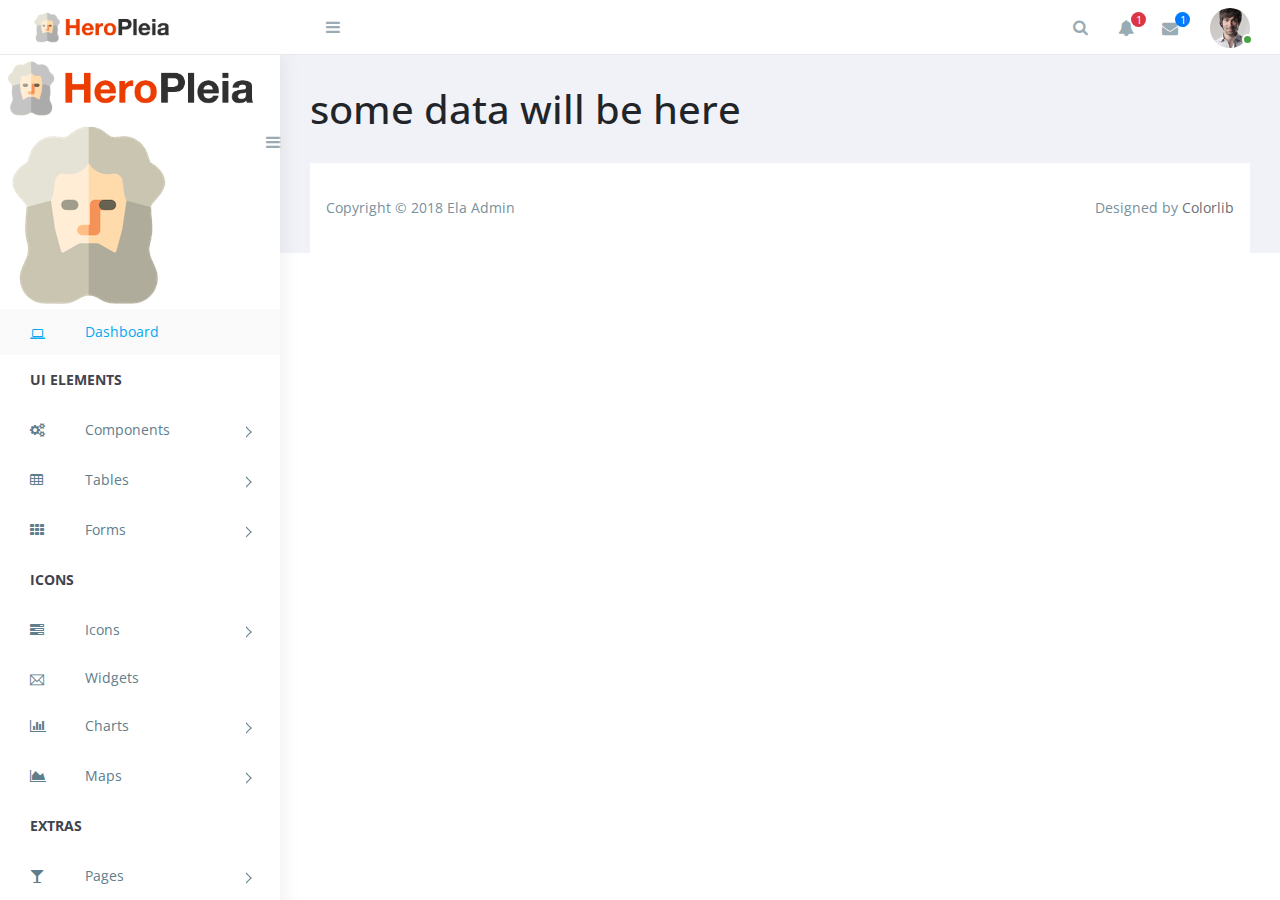
<file: frontend/idnexbackup.html>
<!doctype html>
<!--[if lt IE 7]>      <html class="no-js lt-ie9 lt-ie8 lt-ie7" lang=""> <![endif]-->
<!--[if IE 7]>         <html class="no-js lt-ie9 lt-ie8" lang=""> <![endif]-->
<!--[if IE 8]>         <html class="no-js lt-ie9" lang=""> <![endif]-->
<!--[if gt IE 8]><!--> <html class="no-js" lang=""> <!--<![endif]-->
<head>
    <meta charset="utf-8">
    <meta http-equiv="X-UA-Compatible" content="IE=edge">
    <title>Ela Admin - HTML5 Admin Template</title>
    <meta name="description" content="Ela Admin - HTML5 Admin Template">
    <meta name="viewport" content="width=device-width, initial-scale=1">

    <link rel="apple-touch-icon" href="images/favicon.png">
    <link rel="shortcut icon" href="images/favicon.png"> 

    <link rel="stylesheet" href="assets/css/normalize.css">
    <link rel="stylesheet" href="assets/css/bootstrap.min.css">
    <link rel="stylesheet" href="assets/css/font-awesome.min.css">
    <link rel="stylesheet" href="assets/css/themify-icons.css">
    <link rel="stylesheet" href="assets/css/pe-icon-7-filled.css">
    <link rel="stylesheet" href="assets/css/pe-icon-7-filled.css"> 
    <link rel="stylesheet" href="assets/css/style.css">
    <link href="assets/css/charts/chartist.min.css" rel="stylesheet">
    <link href="assets/css/lib/vector-map/jqvmap.min.css" rel="stylesheet">
 
</head>
<body>


    <!-- Left Panel -->

    <aside id="left-panel" class="left-panel">
        <nav class="navbar navbar-expand-sm navbar-default">

            <div class="navbar-header">
                <button class="navbar-toggler" type="button" data-toggle="collapse" data-target="#main-menu" aria-controls="main-menu" aria-expanded="false" aria-label="Toggle navigation">
                    <i class="fa fa-bars"></i>
                </button>
                <a class="navbar-brand" href="./"><img src="images/logo.png" alt="Logo"></a>
                <a class="navbar-brand hidden" href="./"><img src="images/logo2.png" alt="Logo"></a> 
                <a id="menuToggle" class="menutoggle pull-right"><i class="fa fa-bars"></i></a>

            </div>

            <div id="main-menu" class="main-menu collapse navbar-collapse">
                <ul class="nav navbar-nav">
                    <li class="active">
                        <a href="index.html"><i class="menu-icon fa fa-laptop"></i>Dashboard </a>
                    </li>
                    <li class="menu-title">UI elements</li><!-- /.menu-title -->
                    <li class="menu-item-has-children dropdown">
                        <a href="#" class="dropdown-toggle" data-toggle="dropdown" aria-haspopup="true" aria-expanded="false"> <i class="menu-icon fa fa-cogs"></i>Components</a>
                        <ul class="sub-menu children dropdown-menu">                            <li><i class="fa fa-puzzle-piece"></i><a href="ui-buttons.html">Buttons</a></li>
                            <li><i class="fa fa-id-badge"></i><a href="ui-badges.html">Badges</a></li>
                            <li><i class="fa fa-bars"></i><a href="ui-tabs.html">Tabs</a></li>
                            
                            <li><i class="fa fa-id-card-o"></i><a href="ui-cards.html">Cards</a></li>
                            <li><i class="fa fa-exclamation-triangle"></i><a href="ui-alerts.html">Alerts</a></li>
                            <li><i class="fa fa-spinner"></i><a href="ui-progressbar.html">Progress Bars</a></li>
                            <li><i class="fa fa-fire"></i><a href="ui-modals.html">Modals</a></li>
                            <li><i class="fa fa-book"></i><a href="ui-switches.html">Switches</a></li>
                            <li><i class="fa fa-th"></i><a href="ui-grids.html">Grids</a></li>
                            <li><i class="fa fa-file-word-o"></i><a href="ui-typgraphy.html">Typography</a></li>
                        </ul>
                    </li>
                    <li class="menu-item-has-children dropdown">
                        <a href="#" class="dropdown-toggle" data-toggle="dropdown" aria-haspopup="true" aria-expanded="false"> <i class="menu-icon fa fa-table"></i>Tables</a>
                        <ul class="sub-menu children dropdown-menu">
                            <li><i class="fa fa-table"></i><a href="tables-basic.html">Basic Table</a></li>
                            <li><i class="fa fa-table"></i><a href="tables-data.html">Data Table</a></li>
                        </ul>
                    </li>
                    <li class="menu-item-has-children dropdown">
                        <a href="#" class="dropdown-toggle" data-toggle="dropdown" aria-haspopup="true" aria-expanded="false"> <i class="menu-icon fa fa-th"></i>Forms</a>
                        <ul class="sub-menu children dropdown-menu">
                            <li><i class="menu-icon fa fa-th"></i><a href="forms-basic.html">Basic Form</a></li>
                            <li><i class="menu-icon fa fa-th"></i><a href="forms-advanced.html">Advanced Form</a></li>
                        </ul>
                    </li>

                    <li class="menu-title">Icons</li><!-- /.menu-title -->

                    <li class="menu-item-has-children dropdown">
                        <a href="#" class="dropdown-toggle" data-toggle="dropdown" aria-haspopup="true" aria-expanded="false"> <i class="menu-icon fa fa-tasks"></i>Icons</a>
                        <ul class="sub-menu children dropdown-menu">
                            <li><i class="menu-icon fa fa-fort-awesome"></i><a href="font-fontawesome.html">Font Awesome</a></li>
                            <li><i class="menu-icon ti-themify-logo"></i><a href="font-themify.html">Themefy Icons</a></li>
                        </ul>
                    </li>
                    <li>
                        <a href="widgets.html"> <i class="menu-icon ti-email"></i>Widgets </a>
                    </li>
                    <li class="menu-item-has-children dropdown">
                        <a href="#" class="dropdown-toggle" data-toggle="dropdown" aria-haspopup="true" aria-expanded="false"> <i class="menu-icon fa fa-bar-chart"></i>Charts</a>
                        <ul class="sub-menu children dropdown-menu">
                            <li><i class="menu-icon fa fa-line-chart"></i><a href="charts-chartjs.html">Chart JS</a></li>
                            <li><i class="menu-icon fa fa-area-chart"></i><a href="charts-flot.html">Flot Chart</a></li>
                            <li><i class="menu-icon fa fa-pie-chart"></i><a href="charts-peity.html">Peity Chart</a></li>
                        </ul>
                    </li>

                    <li class="menu-item-has-children dropdown">
                        <a href="#" class="dropdown-toggle" data-toggle="dropdown" aria-haspopup="true" aria-expanded="false"> <i class="menu-icon fa fa-area-chart"></i>Maps</a>
                        <ul class="sub-menu children dropdown-menu">
                            <li><i class="menu-icon fa fa-map-o"></i><a href="maps-gmap.html">Google Maps</a></li>
                            <li><i class="menu-icon fa fa-street-view"></i><a href="maps-vector.html">Vector Maps</a></li>
                        </ul>
                    </li>
                    <li class="menu-title">Extras</li><!-- /.menu-title -->
                    <li class="menu-item-has-children dropdown">
                        <a href="#" class="dropdown-toggle" data-toggle="dropdown" aria-haspopup="true" aria-expanded="false"> <i class="menu-icon fa fa-glass"></i>Pages</a>
                        <ul class="sub-menu children dropdown-menu">
                            <li><i class="menu-icon fa fa-sign-in"></i><a href="page-login.html">Login</a></li>
                            <li><i class="menu-icon fa fa-sign-in"></i><a href="page-register.html">Register</a></li>
                            <li><i class="menu-icon fa fa-paper-plane"></i><a href="pages-forget.html">Forget Pass</a></li>
                        </ul>
                    </li>
                </ul>
            </div><!-- /.navbar-collapse -->
        </nav>
    </aside><!-- /#left-panel --> 
    <!-- Left Panel -->



    <!-- Right Panel --> 
    <div id="right-panel" class="right-panel">

        <!-- Header-->
        <header id="header" class="header">  
            <div class="top-left">
                <div class="navbar-header"> 
                    <a class="navbar-brand" href="./"><img src="images/logo.png" alt="Logo"></a>
                    <a class="navbar-brand hidden" href="./"><img src="images/logo2.png" alt="Logo"></a> 
                    <a id="menuToggle" class="menutoggle"><i class="fa fa-bars"></i></a> 
                </div> 
            </div>
            <div class="top-right"> 
                <div class="header-menu"> 
                    <div class="header-left">
                        <button class="search-trigger"><i class="fa fa-search"></i></button>
                        <div class="form-inline">
                            <form class="search-form">
                                <input class="form-control mr-sm-2" type="text" placeholder="Search ..." aria-label="Search">
                                <button class="search-close" type="submit"><i class="fa fa-close"></i></button>
                            </form>
                        </div>

                        <div class="dropdown for-notification">
                            <button class="btn btn-secondary dropdown-toggle" type="button" id="notification" data-toggle="dropdown" aria-haspopup="true" aria-expanded="false">
                                <i class="fa fa-bell"></i>
                                <span class="count bg-danger">3</span>
                            </button>
                            <div class="dropdown-menu" aria-labelledby="notification">
                                <p class="red">You have 3 Notification</p>
                                <a class="dropdown-item media" href="#">
                                    <i class="fa fa-check"></i>
                                    <p>Server #1 overloaded.</p>
                                </a>
                                <a class="dropdown-item media" href="#">
                                    <i class="fa fa-info"></i>
                                    <p>Server #2 overloaded.</p>
                                </a>
                                <a class="dropdown-item media" href="#">
                                    <i class="fa fa-warning"></i>
                                    <p>Server #3 overloaded.</p>
                                </a>
                            </div>
                        </div>

                        <div class="dropdown for-message">
                            <button class="btn btn-secondary dropdown-toggle" type="button" id="message" data-toggle="dropdown" aria-haspopup="true" aria-expanded="false">
                                <i class="fa fa-envelope"></i>
                                <span class="count bg-primary">4</span>
                            </button>
                            <div class="dropdown-menu" aria-labelledby="message">
                                <p class="red">You have 4 Mails</p>
                                <a class="dropdown-item media" href="#">
                                    <span class="photo media-left"><img alt="avatar" src="images/avatar/1.jpg"></span>
                                    <div class="message media-body">
                                        <span class="name float-left">Jonathan Smith</span>
                                        <span class="time float-right">Just now</span>
                                        <p>Hello, this is an example msg</p>
                                    </div>
                                </a>
                                <a class="dropdown-item media" href="#">
                                    <span class="photo media-left"><img alt="avatar" src="images/avatar/2.jpg"></span>
                                    <div class="message media-body">
                                        <span class="name float-left">Jack Sanders</span>
                                        <span class="time float-right">5 minutes ago</span>
                                        <p>Lorem ipsum dolor sit amet, consectetur</p>
                                    </div>
                                </a>
                                <a class="dropdown-item media" href="#">
                                    <span class="photo media-left"><img alt="avatar" src="images/avatar/3.jpg"></span>
                                    <div class="message media-body">
                                        <span class="name float-left">Cheryl Wheeler</span>
                                        <span class="time float-right">10 minutes ago</span>
                                        <p>Hello, this is an example msg</p>
                                    </div>
                                </a>
                                <a class="dropdown-item media" href="#">
                                    <span class="photo media-left"><img alt="avatar" src="images/avatar/4.jpg"></span>
                                    <div class="message media-body">
                                        <span class="name float-left">Rachel Santos</span>
                                        <span class="time float-right">15 minutes ago</span>
                                        <p>Lorem ipsum dolor sit amet, consectetur</p>
                                    </div>
                                </a>
                            </div>
                        </div>
                    </div>

                    <div class="user-area dropdown float-right">
                        <a href="#" class="dropdown-toggle active" data-toggle="dropdown" aria-haspopup="true" aria-expanded="false">
                            <img class="user-avatar rounded-circle" src="images/admin.jpg" alt="User Avatar">
                        </a>

                        <div class="user-menu dropdown-menu">
                            <a class="nav-link" href="#"><i class="fa fa-user"></i>My Profile</a>

                            <a class="nav-link" href="#"><i class="fa fa-bell-o"></i>Notifications <span class="count">13</span></a>

                            <a class="nav-link" href="#"><i class="fa fa-cog"></i>Settings</a>

                            <a class="nav-link" href="#"><i class="fa fa-power-off"></i>Logout</a>
                        </div>
                    </div> 
                </div>  
            </div>
        </header><!-- /header -->
        <!-- Header-->


        <div class="content">

             <h1>some data will be here </h1>

        </div> <!-- .content -->



        <div class="clearfix"></div>

        <footer class="site-footer">
            <div class="footer-inner bg-white">
                <div class="row">
                    <div class="col-sm-6">
                        Copyright &copy; 2018 Ela Admin
                    </div>
                    <div class="col-sm-6 text-right">
                        Designed by <a href="https://colorlib.com">Colorlib</a>
                    </div>
                </div>
            </div>
        </footer>

    </div><!-- /#right-panel -->

    <!-- Right Panel --> 
    <script src="assets/js/vendor/jquery-2.1.4.min.js"></script>
    <script src="assets/js/popper.min.js"></script>
    <script src="assets/js/plugins.js"></script>
    <script src="assets/js/main.js"></script>

    <script src="assets/js/lib/chart-js/Chart.bundle.js"></script>   

    <!--Flot Chart--> 
    <script src="assets/js/lib/flot-chart/jquery.flot.js"></script>
    <script src="assets/js/lib/flot-chart/jquery.flot.pie.js"></script>
    <script src="assets/js/lib/flot-chart/jquery.flot.spline.js"></script>  

    <!--Chartist Chart--> 
    <script src="assets/js/lib/chartist/chartist.min.js"></script>
    <script src="assets/js/lib/chartist/chartist-plugin-legend.js"></script>   

    <!--JustGage--> 
    <script src="assets/js/lib/gauge/raphael-2.1.4.min.js"></script>
    <script src="assets/js/lib/gauge/gauge.min.js"></script>
    <script src="assets/js/lib/gauge/gauge.js"></script>   

    <!--Sparkline--> 
    <script src="assets/js/lib/sparkline/jquery.sparkline.min.js"></script>   

    <!--Chart js-->
 
    <script src="assets/js/lib/chart-js/Chart.bundle.js"></script>

    <script src="assets/js/dashboard.js"></script>
 


</body>
</html>
</file>
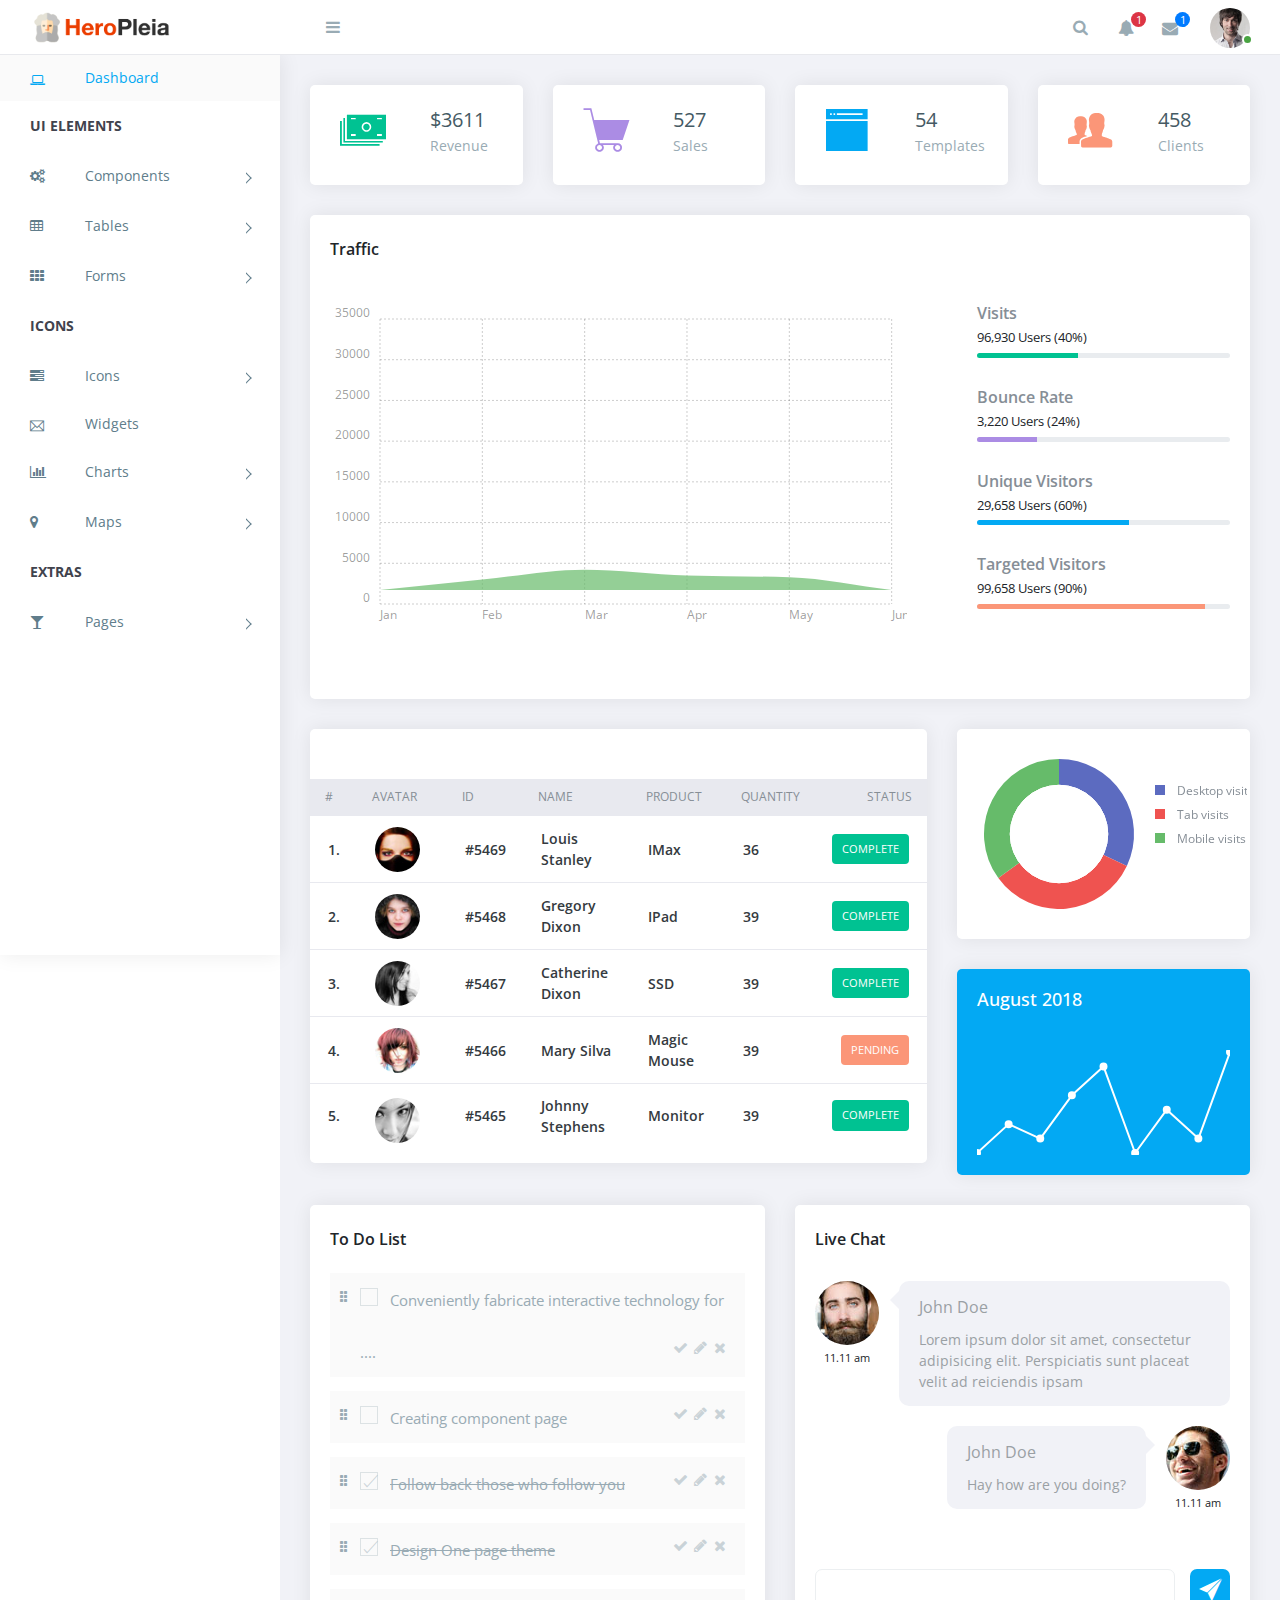
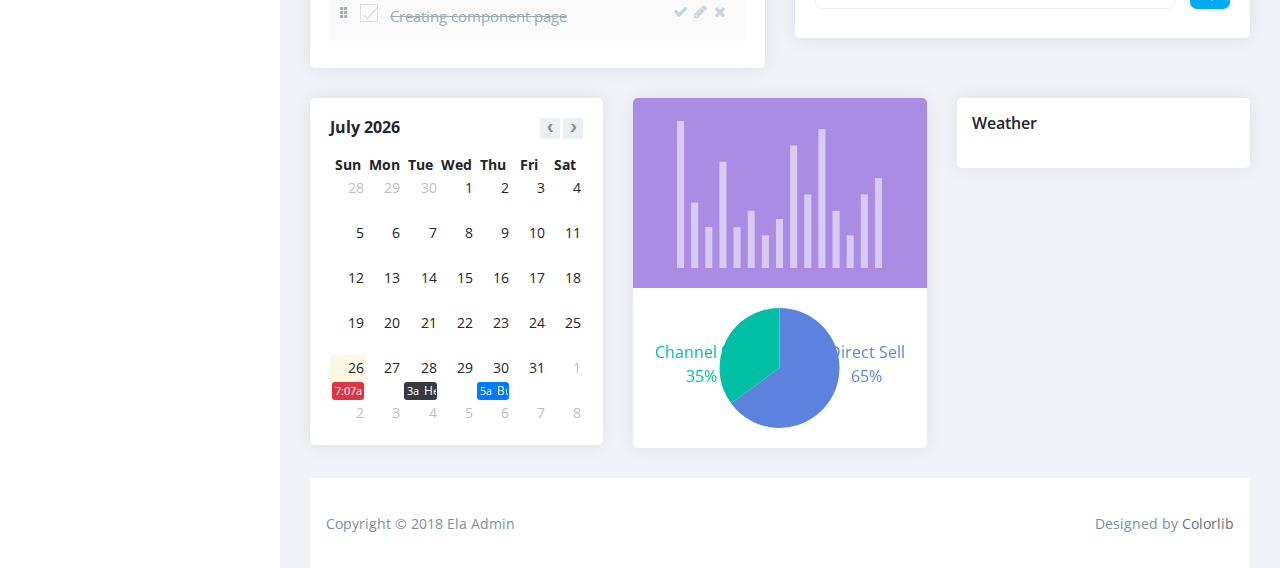
<file: frontend/indexTemplate.html>
<!doctype html>
<!--[if lt IE 7]>      <html class="no-js lt-ie9 lt-ie8 lt-ie7" lang=""> <![endif]-->
<!--[if IE 7]>         <html class="no-js lt-ie9 lt-ie8" lang=""> <![endif]-->
<!--[if IE 8]>         <html class="no-js lt-ie9" lang=""> <![endif]-->
<!--[if gt IE 8]><!--> <html class="no-js" lang=""> <!--<![endif]-->
<head>
    <meta charset="utf-8">
    <meta http-equiv="X-UA-Compatible" content="IE=edge">
    <title>Ela Admin - HTML5 Admin Template</title>
    <meta name="description" content="Ela Admin - HTML5 Admin Template">
    <meta name="viewport" content="width=device-width, initial-scale=1">

    <link rel="apple-touch-icon" href="images/favicon.png">
    <link rel="shortcut icon" href="images/favicon.png">

    <link rel="stylesheet" href="assets/css/normalize.css">
    <link rel="stylesheet" href="assets/css/bootstrap.min.css">
    <link rel="stylesheet" href="assets/css/font-awesome.min.css">
    <link rel="stylesheet" href="assets/css/themify-icons.css">
    <link rel="stylesheet" href="assets/css/pe-icon-7-filled.css">


    <link href="assets/weather/css/weather-icons.css" rel="stylesheet" />
    <link href="assets/calendar/fullcalendar.css" rel="stylesheet" />

    <link rel="stylesheet" href="assets/css/style.css">
    <link href="assets/css/charts/chartist.min.css" rel="stylesheet"> 
    <link href="assets/css/lib/vector-map/jqvmap.min.css" rel="stylesheet"> 


    <style>
    #weatherWidget .currentDesc {
        color: #ffffff!important;
    }
        .traffic-chart { 
            min-height: 335px; 
        }
        #flotPie1  {
            height: 150px;
        } 
        #flotPie1 td {
            padding:3px;
        }
        #flotPie1 table {
            top: 20px!important;
            right: -10px!important;
        }
        .chart-container {
            display: table;
            min-width: 270px ;
            text-align: left;
            padding-top: 10px;
            padding-bottom: 10px;
        }
        #flotLine5  {
             height: 105px;
        } 

        #flotBarChart {
            height: 150px;
        }
        #cellPaiChart{
            height: 160px;
        }

    </style>

</head>
<body>


    <!-- Left Panel --> 
    <aside id="left-panel" class="left-panel">
        <nav class="navbar navbar-expand-sm navbar-default"> 
            <div id="main-menu" class="main-menu collapse navbar-collapse">
                <ul class="nav navbar-nav">
                    <li class="active">
                        <a href="indexTemplate.html"><i class="menu-icon fa fa-laptop"></i>Dashboard </a>
                    </li>
                    <li class="menu-title">UI elements</li><!-- /.menu-title -->
                    <li class="menu-item-has-children dropdown">
                        <a href="#" class="dropdown-toggle" data-toggle="dropdown" aria-haspopup="true" aria-expanded="false"> <i class="menu-icon fa fa-cogs"></i>Components</a>
                        <ul class="sub-menu children dropdown-menu">
                            <li><i class="fa fa-puzzle-piece"></i><a href="ui-buttons.html">Buttons</a></li>
                            <li><i class="fa fa-id-badge"></i><a href="ui-badges.html">Badges</a></li>
                            <li><i class="fa fa-bars"></i><a href="ui-tabs.html">Tabs</a></li>
                            
                            <li><i class="fa fa-id-card-o"></i><a href="ui-cards.html">Cards</a></li>
                            <li><i class="fa fa-exclamation-triangle"></i><a href="ui-alerts.html">Alerts</a></li>
                            <li><i class="fa fa-spinner"></i><a href="ui-progressbar.html">Progress Bars</a></li>
                            <li><i class="fa fa-fire"></i><a href="ui-modals.html">Modals</a></li>
                            <li><i class="fa fa-book"></i><a href="ui-switches.html">Switches</a></li>
                            <li><i class="fa fa-th"></i><a href="ui-grids.html">Grids</a></li>
                            <li><i class="fa fa-file-word-o"></i><a href="ui-typgraphy.html">Typography</a></li>
                        </ul>
                    </li>
                    <li class="menu-item-has-children dropdown">
                        <a href="#" class="dropdown-toggle" data-toggle="dropdown" aria-haspopup="true" aria-expanded="false"> <i class="menu-icon fa fa-table"></i>Tables</a>
                        <ul class="sub-menu children dropdown-menu">
                            <li><i class="fa fa-table"></i><a href="tables-basic.html">Basic Table</a></li>
                            <li><i class="fa fa-table"></i><a href="tables-data.html">Data Table</a></li>
                        </ul>
                    </li>
                    <li class="menu-item-has-children dropdown">
                        <a href="#" class="dropdown-toggle" data-toggle="dropdown" aria-haspopup="true" aria-expanded="false"> <i class="menu-icon fa fa-th"></i>Forms</a>
                        <ul class="sub-menu children dropdown-menu">
                            <li><i class="menu-icon fa fa-th"></i><a href="forms-basic.html">Basic Form</a></li>
                            <li><i class="menu-icon fa fa-th"></i><a href="forms-advanced.html">Advanced Form</a></li>
                        </ul>
                    </li>

                    <li class="menu-title">Icons</li><!-- /.menu-title -->

                    <li class="menu-item-has-children dropdown">
                        <a href="#" class="dropdown-toggle" data-toggle="dropdown" aria-haspopup="true" aria-expanded="false"> <i class="menu-icon fa fa-tasks"></i>Icons</a>
                        <ul class="sub-menu children dropdown-menu">
                            <li><i class="menu-icon fa fa-fort-awesome"></i><a href="font-fontawesome.html">Font Awesome</a></li>
                            <li><i class="menu-icon ti-themify-logo"></i><a href="font-themify.html">Themefy Icons</a></li>
                        </ul>
                    </li>
                    <li>
                        <a href="widgets.html"> <i class="menu-icon ti-email"></i>Widgets </a>
                    </li>
                    <li class="menu-item-has-children dropdown">
                        <a href="#" class="dropdown-toggle" data-toggle="dropdown" aria-haspopup="true" aria-expanded="false"> <i class="menu-icon fa fa-bar-chart"></i>Charts</a>
                        <ul class="sub-menu children dropdown-menu">
                            <li><i class="menu-icon fa fa-line-chart"></i><a href="charts-chartjs.html">Chart JS</a></li>
                            <li><i class="menu-icon fa fa-area-chart"></i><a href="charts-flot.html">Flot Chart</a></li>
                            <li><i class="menu-icon fa fa-pie-chart"></i><a href="charts-peity.html">Peity Chart</a></li>
                        </ul>
                    </li>

                    <li class="menu-item-has-children dropdown">
                        <a href="#" class="dropdown-toggle" data-toggle="dropdown" aria-haspopup="true" aria-expanded="false"> <i class="menu-icon fa fa-map-marker"></i>Maps</a>
                        <ul class="sub-menu children dropdown-menu">
                            <li><i class="menu-icon fa fa-map-o"></i><a href="maps-gmap.html">Google Maps</a></li>
                            <li><i class="menu-icon fa fa-street-view"></i><a href="maps-vector.html">Vector Maps</a></li>
                        </ul>
                    </li>
                    <li class="menu-title">Extras</li><!-- /.menu-title -->
                    <li class="menu-item-has-children dropdown">
                        <a href="#" class="dropdown-toggle" data-toggle="dropdown" aria-haspopup="true" aria-expanded="false"> <i class="menu-icon fa fa-glass"></i>Pages</a>
                        <ul class="sub-menu children dropdown-menu">
                            <li><i class="menu-icon fa fa-sign-in"></i><a href="page-login.html">Login</a></li>
                            <li><i class="menu-icon fa fa-sign-in"></i><a href="page-register.html">Register</a></li>
                            <li><i class="menu-icon fa fa-paper-plane"></i><a href="pages-forget.html">Forget Pass</a></li>
                        </ul>
                    </li>
                </ul>
            </div><!-- /.navbar-collapse -->
        </nav>
    </aside><!-- /#left-panel --> 
    <!-- Left Panel -->



    <!-- Right Panel --> 
    <div id="right-panel" class="right-panel">

        <!-- Header-->
        <header id="header" class="header">  
            <div class="top-left">
                <div class="navbar-header"> 
                    <a class="navbar-brand" href="./"><img src="images/logo.png" alt="Logo"></a>
                    <a class="navbar-brand hidden" href="./"><img src="images/logo2.png" alt="Logo"></a> 
                    <a id="menuToggle" class="menutoggle"><i class="fa fa-bars"></i></a> 
                </div> 
            </div>
            <div class="top-right"> 
                <div class="header-menu"> 
                    <div class="header-left">
                        <button class="search-trigger"><i class="fa fa-search"></i></button>
                        <div class="form-inline">
                            <form class="search-form">
                                <input class="form-control mr-sm-2" type="text" placeholder="Search ..." aria-label="Search">
                                <button class="search-close" type="submit"><i class="fa fa-close"></i></button>
                            </form>
                        </div>

                        <div class="dropdown for-notification">
                            <button class="btn btn-secondary dropdown-toggle" type="button" id="notification" data-toggle="dropdown" aria-haspopup="true" aria-expanded="false">
                                <i class="fa fa-bell"></i>
                                <span class="count bg-danger">3</span>
                            </button>
                            <div class="dropdown-menu" aria-labelledby="notification">
                                <p class="red">You have 3 Notification</p>
                                <a class="dropdown-item media" href="#">
                                    <i class="fa fa-check"></i>
                                    <p>Server #1 overloaded.</p>
                                </a>
                                <a class="dropdown-item media" href="#">
                                    <i class="fa fa-info"></i>
                                    <p>Server #2 overloaded.</p>
                                </a>
                                <a class="dropdown-item media" href="#">
                                    <i class="fa fa-warning"></i>
                                    <p>Server #3 overloaded.</p>
                                </a>
                            </div>
                        </div>

                        <div class="dropdown for-message">
                            <button class="btn btn-secondary dropdown-toggle" type="button" id="message" data-toggle="dropdown" aria-haspopup="true" aria-expanded="false">
                                <i class="fa fa-envelope"></i>
                                <span class="count bg-primary">4</span>
                            </button>
                            <div class="dropdown-menu" aria-labelledby="message">
                                <p class="red">You have 4 Mails</p>
                                <a class="dropdown-item media" href="#">
                                    <span class="photo media-left"><img alt="avatar" src="images/avatar/1.jpg"></span>
                                    <div class="message media-body">
                                        <span class="name float-left">Jonathan Smith</span>
                                        <span class="time float-right">Just now</span>
                                        <p>Hello, this is an example msg</p>
                                    </div>
                                </a>
                                <a class="dropdown-item media" href="#">
                                    <span class="photo media-left"><img alt="avatar" src="images/avatar/2.jpg"></span>
                                    <div class="message media-body">
                                        <span class="name float-left">Jack Sanders</span>
                                        <span class="time float-right">5 minutes ago</span>
                                        <p>Lorem ipsum dolor sit amet, consectetur</p>
                                    </div>
                                </a>
                                <a class="dropdown-item media" href="#">
                                    <span class="photo media-left"><img alt="avatar" src="images/avatar/3.jpg"></span>
                                    <div class="message media-body">
                                        <span class="name float-left">Cheryl Wheeler</span>
                                        <span class="time float-right">10 minutes ago</span>
                                        <p>Hello, this is an example msg</p>
                                    </div>
                                </a>
                                <a class="dropdown-item media" href="#">
                                    <span class="photo media-left"><img alt="avatar" src="images/avatar/4.jpg"></span>
                                    <div class="message media-body">
                                        <span class="name float-left">Rachel Santos</span>
                                        <span class="time float-right">15 minutes ago</span>
                                        <p>Lorem ipsum dolor sit amet, consectetur</p>
                                    </div>
                                </a>
                            </div>
                        </div>
                    </div>

                    <div class="user-area dropdown float-right">
                        <a href="#" class="dropdown-toggle active" data-toggle="dropdown" aria-haspopup="true" aria-expanded="false">
                            <img class="user-avatar rounded-circle" src="images/admin.jpg" alt="User Avatar">
                        </a>

                        <div class="user-menu dropdown-menu">
                            <a class="nav-link" href="#"><i class="fa fa-user"></i>My Profile</a>

                            <a class="nav-link" href="#"><i class="fa fa-bell-o"></i>Notifications <span class="count">13</span></a>

                            <a class="nav-link" href="#"><i class="fa fa-cog"></i>Settings</a>

                            <a class="nav-link" href="#"><i class="fa fa-power-off"></i>Logout</a>
                        </div>
                    </div> 
                </div>  
            </div>
        </header><!-- /header -->
        <!-- Header-->


        <div class="content pb-0">

            <!-- Widgets  -->
            <div class="row">
                <div class="col-lg-3 col-md-6">
                    <div class="card">
                        <div class="card-body">
                            <div class="stat-widget-five">
                                <div class="stat-icon dib flat-color-1">
                                    <i class="pe-7f-cash"></i>
                                </div>
                                <div class="stat-content">
                                    <div class="text-left dib"> 
                                        <div class="stat-text">$<span class="count">23569</span></div>
                                        <div class="stat-heading">Revenue</div>
                                    </div>
                                </div>
                            </div>
                        </div>
                    </div>
                </div>

                <div class="col-lg-3 col-md-6">
                    <div class="card">
                        <div class="card-body">
                            <div class="stat-widget-five">
                                <div class="stat-icon dib flat-color-2">
                                    <i class="pe-7f-cart"></i>
                                </div>
                                <div class="stat-content">
                                    <div class="text-left dib">
                                        <div class="stat-text"><span class="count">3435</span></div>
                                        <div class="stat-heading">Sales</div> 
                                    </div>
                                </div>
                            </div>
                        </div>
                    </div>
                </div>

                <div class="col-lg-3 col-md-6">
                    <div class="card">
                        <div class="card-body">
                            <div class="stat-widget-five">
                                <div class="stat-icon dib flat-color-3">
                                    <i class="pe-7f-browser"></i>
                                </div>
                                <div class="stat-content">
                                    <div class="text-left dib"> 
                                        <div class="stat-text"><span class="count">349</span></div>
                                        <div class="stat-heading">Templates</div>
                                    </div>
                                </div>
                            </div>
                        </div>
                    </div>
                </div>

                <div class="col-lg-3 col-md-6">
                    <div class="card">
                        <div class="card-body">
                            <div class="stat-widget-five">
                                <div class="stat-icon dib flat-color-4">
                                    <i class="pe-7f-users"></i>
                                </div>
                                <div class="stat-content">
                                    <div class="text-left dib"> 
                                        <div class="stat-text"><span class="count">2986</span></div>
                                        <div class="stat-heading">Clients</div>
                                    </div>
                                </div>
                            </div>
                        </div>
                    </div>
                </div>
            </div> 
            <!-- Widgets End -->


            <!--  Traffic  -->
            <div class="row">
                <div class="col-lg-12">
                    <div class="card">  
                        <div class="card-body">
                            <h4 class="box-title">Traffic </h4>
                        </div>
                        <div class="row"> 
                            <div class="col-lg-8">
                                <div class="card-body"> 
                                    <!-- <canvas id="TrafficChart"></canvas>   -->
                                    <div id="traffic-chart" class="traffic-chart"></div>
                                </div>
                            </div>
                            <div class="col-lg-4">
                                <div class="card-body">
                                    <div class="progress-box progress-1">
                                        <h4 class="por-title">Visits</h4>
                                        <div class="por-txt">96,930 Users (40%)</div>
                                        <div class="progress mb-2" style="height: 5px;">
                                            <div class="progress-bar bg-flat-color-1" role="progressbar" style="width: 40%;" aria-valuenow="25" aria-valuemin="0" aria-valuemax="100"></div>
                                        </div>
                                    </div>
                                    <div class="progress-box progress-2">
                                        <h4 class="por-title">Bounce Rate</h4>
                                        <div class="por-txt">3,220 Users (24%)</div>
                                        <div class="progress mb-2" style="height: 5px;">
                                            <div class="progress-bar bg-flat-color-2" role="progressbar" style="width: 24%;" aria-valuenow="25" aria-valuemin="0" aria-valuemax="100"></div>
                                        </div>
                                    </div>
                                    <div class="progress-box progress-2">
                                        <h4 class="por-title">Unique Visitors</h4>
                                        <div class="por-txt">29,658 Users (60%)</div>
                                        <div class="progress mb-2" style="height: 5px;">
                                            <div class="progress-bar bg-flat-color-3" role="progressbar" style="width: 60%;" aria-valuenow="60" aria-valuemin="0" aria-valuemax="100"></div>
                                        </div>
                                    </div>
                                    <div class="progress-box progress-2">
                                        <h4 class="por-title">Targeted  Visitors</h4>
                                        <div class="por-txt">99,658 Users (90%)</div>
                                        <div class="progress mb-2" style="height: 5px;">
                                            <div class="progress-bar bg-flat-color-4" role="progressbar" style="width: 90%;" aria-valuenow="90" aria-valuemin="0" aria-valuemax="100"></div>
                                        </div>
                                    </div>
                                </div> <!-- /.card-body -->
                            </div>
                        </div> <!-- /.row --> 
                        <div class="card-body"></div>
                    </div> 
                </div><!-- /# column -->
            </div>
            <!--  Traffic  End -->


  

            <div class="clearfix"></div>
            <div class="orders">
                <div class="row">
                    <div class="col-xl-8"> 
                        <div class="card">
                            <div class="card-body">
                                <h4 class="box-title">
                                    
                                </h4>
                            </div>
                            <div class="card-body--">
                                <div class="table-stats order-table ov-h">
                                    <table class="table ">
                                        <thead>
                                            <tr>
                                                <th class="serial">#</th>
                                                <th class="avatar">Avatar</th>
                                                <th>ID</th>
                                                <th>Name</th>
                                                <th>Product</th>
                                                <th>Quantity</th>
                                                <th>Status</th>
                                            </tr>
                                        </thead>
                                        <tbody> 
                                            <tr>
                                                <td class="serial">1.</td>
                                                <td class="avatar">
                                                    <div class="round-img">
                                                        <a href="#"><img class="rounded-circle" src="images/avatar/1.jpg" alt=""></a>
                                                    </div>
                                                </td>
                                                <td> #5469 </td>
                                                <td>  <span class="name">Louis Stanley</span> </td> 
                                                <td> <span class="product">iMax</span> </td>
                                                <td><span class="count">231</span></td>
                                                <td> 
                                                    <span class="badge badge-complete">Complete</span>
                                                </td> 
                                            </tr>
                                            <tr>
                                                <td class="serial">2.</td>
                                                <td class="avatar">
                                                    <div class="round-img">
                                                        <a href="#"><img class="rounded-circle" src="images/avatar/2.jpg" alt=""></a> 
                                                    </div>
                                                </td> 
                                                <td> #5468 </td>
                                                <td>  <span class="name">Gregory Dixon</span> </td> 
                                                <td> <span class="product">iPad</span> </td>
                                                <td><span class="count">250</span></td>
                                                <td> 
                                                    <span class="badge badge-complete">Complete</span>
                                                </td>
                                            </tr>
                                            <tr>
                                                <td class="serial">3.</td>
                                                <td class="avatar">
                                                    <div class="round-img">
                                                        <a href="#"><img class="rounded-circle" src="images/avatar/3.jpg" alt=""></a> 
                                                    </div>
                                                </td>
                                                <td> #5467 </td>
                                                <td>  <span class="name">Catherine Dixon</span> </td> 
                                                <td> <span class="product">SSD</span> </td>
                                                <td><span class="count">250</span></td>
                                                <td> 
                                                    <span class="badge badge-complete">Complete</span>
                                                </td>
                                            </tr>
                                            <tr>
                                                <td class="serial">4.</td>
                                                <td class="avatar">
                                                    <div class="round-img">
                                                        <a href="#"><img class="rounded-circle" src="images/avatar/4.jpg" alt=""></a> 
                                                    </div>
                                                </td>
                                                <td> #5466 </td>
                                                <td>  <span class="name">Mary Silva</span> </td> 
                                                <td> <span class="product">Magic Mouse</span> </td>
                                                <td><span class="count">250</span></td>
                                                <td> 
                                                    <span class="badge badge-pending">Pending</span>
                                                </td>
                                            </tr>
                                            <tr class=" pb-0">
                                                <td class="serial">5.</td>
                                                <td class="avatar pb-0">
                                                    <div class="round-img">
                                                        <a href="#"><img class="rounded-circle" src="images/avatar/6.jpg" alt=""></a> 
                                                    </div>
                                                </td>
                                                <td> #5465 </td>
                                                <td>  <span class="name">Johnny Stephens</span> </td> 
                                                <td> <span class="product">Monitor</span> </td>
                                                <td><span class="count">250</span></td>
                                                <td> 
                                                    <span class="badge badge-complete">Complete</span>
                                                </td>
                                            </tr>
                                        </tbody>
                                    </table>
                                </div> <!-- /.table-stats -->
                            </div>
                        </div> <!-- /.card -->
                    </div>  <!-- /.col-lg-8 -->

                    <div class="col-xl-4">
                        <div class="row"> 
                            <div class="col-lg-6 col-xl-12">
                                <div class="card br-0"> 
                                    <div class="card-body">
                                        <div class="chart-container ov-h">
                                            <div id="flotPie1" class="float-chart"></div>
                                        </div>
                                    </div> 
                                </div><!-- /.card -->
                            </div>

                            <div class="col-lg-6 col-xl-12">
                                <div class="card bg-flat-color-3  ">
                                    <div class="card-body">
                                        <h4 class="card-title m-0  white-color ">August 2018</h4>
                                    </div>
                                     <div class="card-body">
                                         <div id="flotLine5" class="flot-line"></div>
                                     </div>
                                </div>
                            </div>
                        </div>
                    </div> <!-- /.col-md-4 -->
                </div> 
            </div> <!-- /.order -->





            <!-- To Do and Live Chat --> 
            <div class="row">
                <div class="col-lg-6">
                    <div class="card">
                        <div class="card-body">
                            <h4 class="card-title box-title">To Do List</h4>
                            <div class="card-content">
                                <div class="todo-list">
                                    <div class="tdl-holder">
                                        <div class="tdl-content">
                                            <ul>
                                                <li>
                                                    <label>
                                                        <input type="checkbox"><i class="check-box"></i><span>Conveniently fabricate interactive technology for ....</span> 
                                                        <a href='#' class="fa fa-times"></a>
                                                        <a href='#' class="fa fa-pencil"></a>
                                                        <a href='#' class="fa fa-check"></a>
                                                    </label>
                                                </li>
                                                <li>
                                                    <label>
                                                        <input type="checkbox"><i class="check-box"></i><span>Creating component page</span>
                                                        <a href='#' class="fa fa-times"></a>
                                                        <a href='#' class="fa fa-pencil"></a>
                                                        <a href='#' class="fa fa-check"></a>
                                                    </label>
                                                </li>
                                                <li>
                                                    <label>
                                                        <input type="checkbox" checked><i class="check-box"></i><span>Follow back those who follow you</span>
                                                        <a href='#' class="fa fa-times"></a>
                                                        <a href='#' class="fa fa-pencil"></a>
                                                        <a href='#' class="fa fa-check"></a>
                                                    </label>
                                                </li>
                                                <li>
                                                    <label>
                                                        <input type="checkbox" checked><i class="check-box"></i><span>Design One page theme</span>
                                                        <a href='#' class="fa fa-times"></a>
                                                        <a href='#' class="fa fa-pencil"></a>
                                                        <a href='#' class="fa fa-check"></a>
                                                    </label>
                                                </li>

                                                <li>
                                                    <label>
                                                        <input type="checkbox" checked><i class="check-box"></i><span>Creating component page</span>
                                                        <a href='#' class="fa fa-times"></a>
                                                        <a href='#' class="fa fa-pencil"></a>
                                                        <a href='#' class="fa fa-check"></a>
                                                    </label>
                                                </li>
                                            </ul>
                                        </div> 
                                    </div>
                                </div> <!-- /.todo-list -->
                            </div>
                        </div> <!-- /.card-body -->
                    </div><!-- /.card -->
                </div>

                <div class="col-lg-6">
                    <div class="card">
                        <div class="card-body">
                            <h4 class="card-title box-title">Live Chat</h4>
                            <div class="card-content">
                                <div class="messenger-box">
                                    <ul>
                                        <li>
                                            <div class="msg-received msg-container">
                                                <div class="avatar">
                                                   <img src="images/avatar/64-1.jpg" alt="">
                                                   <div class="send-time">11.11 am</div>
                                                </div> 
                                                <div class="msg-box">
                                                    <div class="inner-box">
                                                        <div class="name">
                                                            John Doe
                                                        </div>
                                                        <div class="meg">
                                                            Lorem ipsum dolor sit amet, consectetur adipisicing elit. Perspiciatis sunt placeat velit ad reiciendis ipsam   
                                                        </div>
                                                    </div>
                                                </div>
                                            </div><!-- /.msg-received -->
                                        </li>
                                        <li> 
                                            <div class="msg-sent msg-container">
                                                <div class="avatar">
                                                   <img src="images/avatar/64-2.jpg" alt="">
                                                   <div class="send-time">11.11 am</div>
                                                </div> 
                                                <div class="msg-box">
                                                    <div class="inner-box">
                                                        <div class="name">
                                                            John Doe
                                                        </div>
                                                        <div class="meg">
                                                            Hay how are you doing?  
                                                        </div>
                                                    </div>
                                                </div>
                                            </div><!-- /.msg-sent -->
                                        </li>
                                    </ul>
                                    <div class="send-mgs">
                                        <div class="yourmsg">
                                            <input class="form-control" type="text">
                                        </div>
                                        <button class="btn msg-send-btn">
                                            <i class="pe-7f-paper-plane"></i>
                                        </button>
                                    </div>
                                </div><!-- /.messenger-box -->
                            </div>
                        </div> <!-- /.card-body -->
                    </div><!-- /.card -->
                </div>

            </div> <!-- /.row -->
            <!-- To Do and Live Chat End --> 





            <!-- Calender Chart Weather  -->
            <div class="row">
                <div class="col-md-12 col-lg-4">
                    <div class="card">
                        <div class="card-body">  
                            <!-- <h4 class="box-title">Chandler</h4> -->
                            <div class="calender-cont widget-calender">
                                <div id="calendar"></div>
                            </div>
                        </div>
                    </div><!-- /.card -->
                </div>

                <div class="col-lg-4 col-md-6">
                    <div class="card ov-h">
                        <div class="card-body bg-flat-color-2"> 
                            <div id="flotBarChart" class="float-chart ml-4 mr-4"></div>
                        </div>
                        <div id="cellPaiChart" class="float-chart"></div> 
                    </div><!-- /.card -->
                </div>
                <div class="col-lg-4 col-md-6">
                    <div class="card weather-box">
                        <h4 class="weather-title box-title">Weather</h4>
                        <div class="card-body">  
                            <div class="weather-widget">
                                <div id="weather-one" class="weather-one"></div>
                            </div> 
                        </div>
                    </div><!-- /.card -->
                </div>
            </div><!-- /.row -->
            <!-- Calender Chart Weather  End -->







            <div class="modal fade none-border" id="event-modal">
                <div class="modal-dialog">
                    <div class="modal-content">
                        <div class="modal-header">
                            <button type="button" class="close" data-dismiss="modal" aria-hidden="true">&times;</button>
                            <h4 class="modal-title"><strong>Add New Event</strong></h4>
                        </div>
                        <div class="modal-body"></div>
                        <div class="modal-footer">
                            <button type="button" class="btn btn-default waves-effect" data-dismiss="modal">Close</button>
                            <button type="button" class="btn btn-success save-event waves-effect waves-light">Create event</button>
                            <button type="button" class="btn btn-danger delete-event waves-effect waves-light" data-dismiss="modal">Delete</button>
                        </div>
                    </div>
                </div>
            </div>

            <!-- Modal Add Category -->
            <div class="modal fade none-border" id="add-category">
                <div class="modal-dialog">
                    <div class="modal-content">
                        <div class="modal-header">
                            <button type="button" class="close" data-dismiss="modal" aria-hidden="true">&times;</button>
                            <h4 class="modal-title"><strong>Add a category </strong></h4>
                        </div>
                        <div class="modal-body">
                            <form>
                                <div class="row">
                                    <div class="col-md-6">
                                        <label class="control-label">Category Name</label>
                                        <input class="form-control form-white" placeholder="Enter name" type="text" name="category-name"/>
                                    </div>
                                    <div class="col-md-6">
                                        <label class="control-label">Choose Category Color</label>
                                        <select class="form-control form-white" data-placeholder="Choose a color..." name="category-color">
                                            <option value="success">Success</option>
                                            <option value="danger">Danger</option>
                                            <option value="info">Info</option>
                                            <option value="pink">Pink</option>
                                            <option value="primary">Primary</option>
                                            <option value="warning">Warning</option>
                                        </select>
                                    </div>
                                </div>
                            </form>
                        </div>
                        <div class="modal-footer">
                            <button type="button" class="btn btn-default waves-effect" data-dismiss="modal">Close</button>
                            <button type="button" class="btn btn-danger waves-effect waves-light save-category" data-dismiss="modal">Save</button>
                        </div>
                    </div>
                </div>
            </div>
            <!-- END MODAL -->



            







 





        </div> <!-- .content -->



        <div class="clearfix"></div>

        <footer class="site-footer">
            <div class="footer-inner bg-white">
                <div class="row">
                    <div class="col-sm-6">
                        Copyright &copy; 2018 Ela Admin
                    </div>
                    <div class="col-sm-6 text-right">
                        Designed by <a href="https://colorlib.com">Colorlib</a>
                    </div>
                </div>
            </div>
        </footer>

    </div><!-- /#right-panel -->


    <script src="assets/js/vendor/jquery-2.1.4.min.js"></script>
    <script src="assets/js/popper.min.js"></script>
    <script src="assets/js/plugins.js"></script>
    <script src="assets/js/main.js"></script>

    <script src="assets/js/lib/chart-js/Chart.bundle.js"></script>


    <!--Chartist Chart-->
    <script src="assets/js/lib/chartist/chartist.min.js"></script>
    <script src="assets/js/lib/chartist/chartist-plugin-legend.js"></script> 

    
    <script src="assets/js/lib/flot-chart/jquery.flot.js"></script>
    <script src="assets/js/lib/flot-chart/jquery.flot.pie.js"></script>
    <script src="assets/js/lib/flot-chart/jquery.flot.spline.js"></script>


    <script src="assets/weather/js/jquery.simpleWeather.min.js"></script>
    <script src="assets/weather/js/weather-init.js"></script>


    <script src="assets/js/lib/moment/moment.js"></script>
    <script src="assets/calendar/fullcalendar.min.js"></script>
    <script src="assets/calendar/fullcalendar-init.js"></script>






    <script>
        jQuery(document).ready(function($) {
            "use strict"; 

            // Pie chart flotPie1 
            var piedata = [
                { label: "Desktop visits", data: [[1,32]], color: '#5c6bc0'},
                { label: "Tab visits", data: [[1,33]], color: '#ef5350'},
                { label: "Mobile visits", data: [[1,35]], color: '#66bb6a'}
            ];

            $.plot('#flotPie1', piedata, {
                series: {
                    pie: {
                        show: true,
                        radius: 1,
                        innerRadius: 0.65,
                        label: {
                            show: true,
                            radius: 2/3,
                            threshold: 1
                        },
                        stroke: { 
                            width: 0
                        }
                    }
                },
                grid: {
                    hoverable: true,
                    clickable: true
                }
            });

            // Pie chart flotPie1  End




            var cellPaiChart = [
                { label: "Direct Sell", data: [[1,65]], color: '#5b83de'},
                { label: "Channel Sell", data: [[1,35]], color: '#00bfa5'} 
            ];
            $.plot('#cellPaiChart', cellPaiChart, {
                series: {
                    pie: {
                        show: true,
                        stroke: { 
                            width: 0
                        }
                    }
                },
                legend: {
                    show: false
                },grid: {
                    hoverable: true,
                    clickable: true
                }
                
            });















            // Line Chart  #flotLine5
            var newCust = [[0, 3], [1, 5], [2,4], [3, 7], [4, 9], [5, 3], [6, 6], [7, 4], [8, 10]];

            var plot = $.plot($('#flotLine5'),[{
                data: newCust,
                label: 'New Data Flow',
                color: '#fff'
            }],
            {
                series: {
                    lines: {
                        show: true,
                        lineColor: '#fff',
                        lineWidth: 2
                    },
                    points: {
                        show: true,
                        fill: true,
                        fillColor: "#ffffff",
                        symbol: "circle",
                        radius: 3
                    },
                    shadowSize: 0
                },
                points: {
                    show: true,
                },
                legend: {
                    show: false
                },
                grid: {
                    show: false
                }
            });

             // Line Chart  #flotLine5 End


 


            // Traffic Chart using chartist
            if ($('#traffic-chart').length) {
                var chart = new Chartist.Line('#traffic-chart', {
                  labels: ['Jan', 'Feb', 'Mar', 'Apr', 'May', 'Jun'],
                  series: [
                  [0, 18000, 35000,  25000,  22000,  0],
                  [0, 33000, 15000,  20000,  15000,  300],
                  [0, 15000, 28000,  15000,  30000,  5000]
                  ]
              }, {
                  low: 0,
                  showArea: true,
                  showLine: false,
                  showPoint: false,
                  fullWidth: true,
                  axisX: {
                    showGrid: true
                }
            });

                chart.on('draw', function(data) {
                    if(data.type === 'line' || data.type === 'area') {
                        data.element.animate({
                            d: {
                                begin: 2000 * data.index,
                                dur: 2000,
                                from: data.path.clone().scale(1, 0).translate(0, data.chartRect.height()).stringify(),
                                to: data.path.clone().stringify(),
                                easing: Chartist.Svg.Easing.easeOutQuint
                            }
                        });
                    }
                });
            }
            // Traffic Chart using chartist End

            


            //Traffic chart chart-js 
            if ($('#TrafficChart').length) {
                var ctx = document.getElementById( "TrafficChart" );
                ctx.height = 150;
                var myChart = new Chart( ctx, {
                    type: 'line',
                    data: {
                        labels: [ "Jan", "Feb", "Mar", "Apr", "May", "Jun", "Jul" ],
                        datasets: [
                        {
                            label: "Visit",
                            borderColor: "rgba(4, 73, 203,.09)",
                            borderWidth: "1",
                            backgroundColor: "rgba(4, 73, 203,.5)",
                            data: [ 0, 2900, 5000, 3300, 6000, 3250, 0 ]
                        },
                        {
                            label: "Bounce",
                            borderColor: "rgba(245, 23, 66, 0.9)",
                            borderWidth: "1",
                            backgroundColor: "rgba(245, 23, 66,.5)",
                            pointHighlightStroke: "rgba(245, 23, 66,.5)",
                            data: [ 0, 4200, 4500, 1600, 4200, 1500, 4000 ]
                        },
                        {
                            label: "Targeted",
                            borderColor: "rgba(40, 169, 46, 0.9)",
                            borderWidth: "1",
                            backgroundColor: "rgba(40, 169, 46, .5)",
                            pointHighlightStroke: "rgba(40, 169, 46,.5)",
                            data: [1000, 5200, 3600, 2600, 4200, 5300, 0 ]
                        } 
                        ]
                    },
                    options: {
                        responsive: true,
                        tooltips: {
                            mode: 'index',
                            intersect: false
                        },
                        hover: {
                            mode: 'nearest',
                            intersect: true
                        }

                    }
                } );
            }
            //Traffic chart chart-js  End 



            // Bar Chart #flotBarChart
            $.plot("#flotBarChart", [{
                data: [[0, 18], [2, 8], [4, 5], [6, 13],[8,5], [10,7],[12,4], [14,6],[16,15], [18, 9],[20,17], [22,7],[24,4], [26,9],[28,11]],
                bars: {
                    show: true,
                    lineWidth: 0,
                    fillColor: '#ffffff8a'
                }
            }], {
                grid: {
                    show: false
                }
            });
            // Bar Chart #flotBarChart End

        });  // End of Document Ready 
    </script>




<div id="container">
  
 
  
</div>



</body>
</html>
</file>
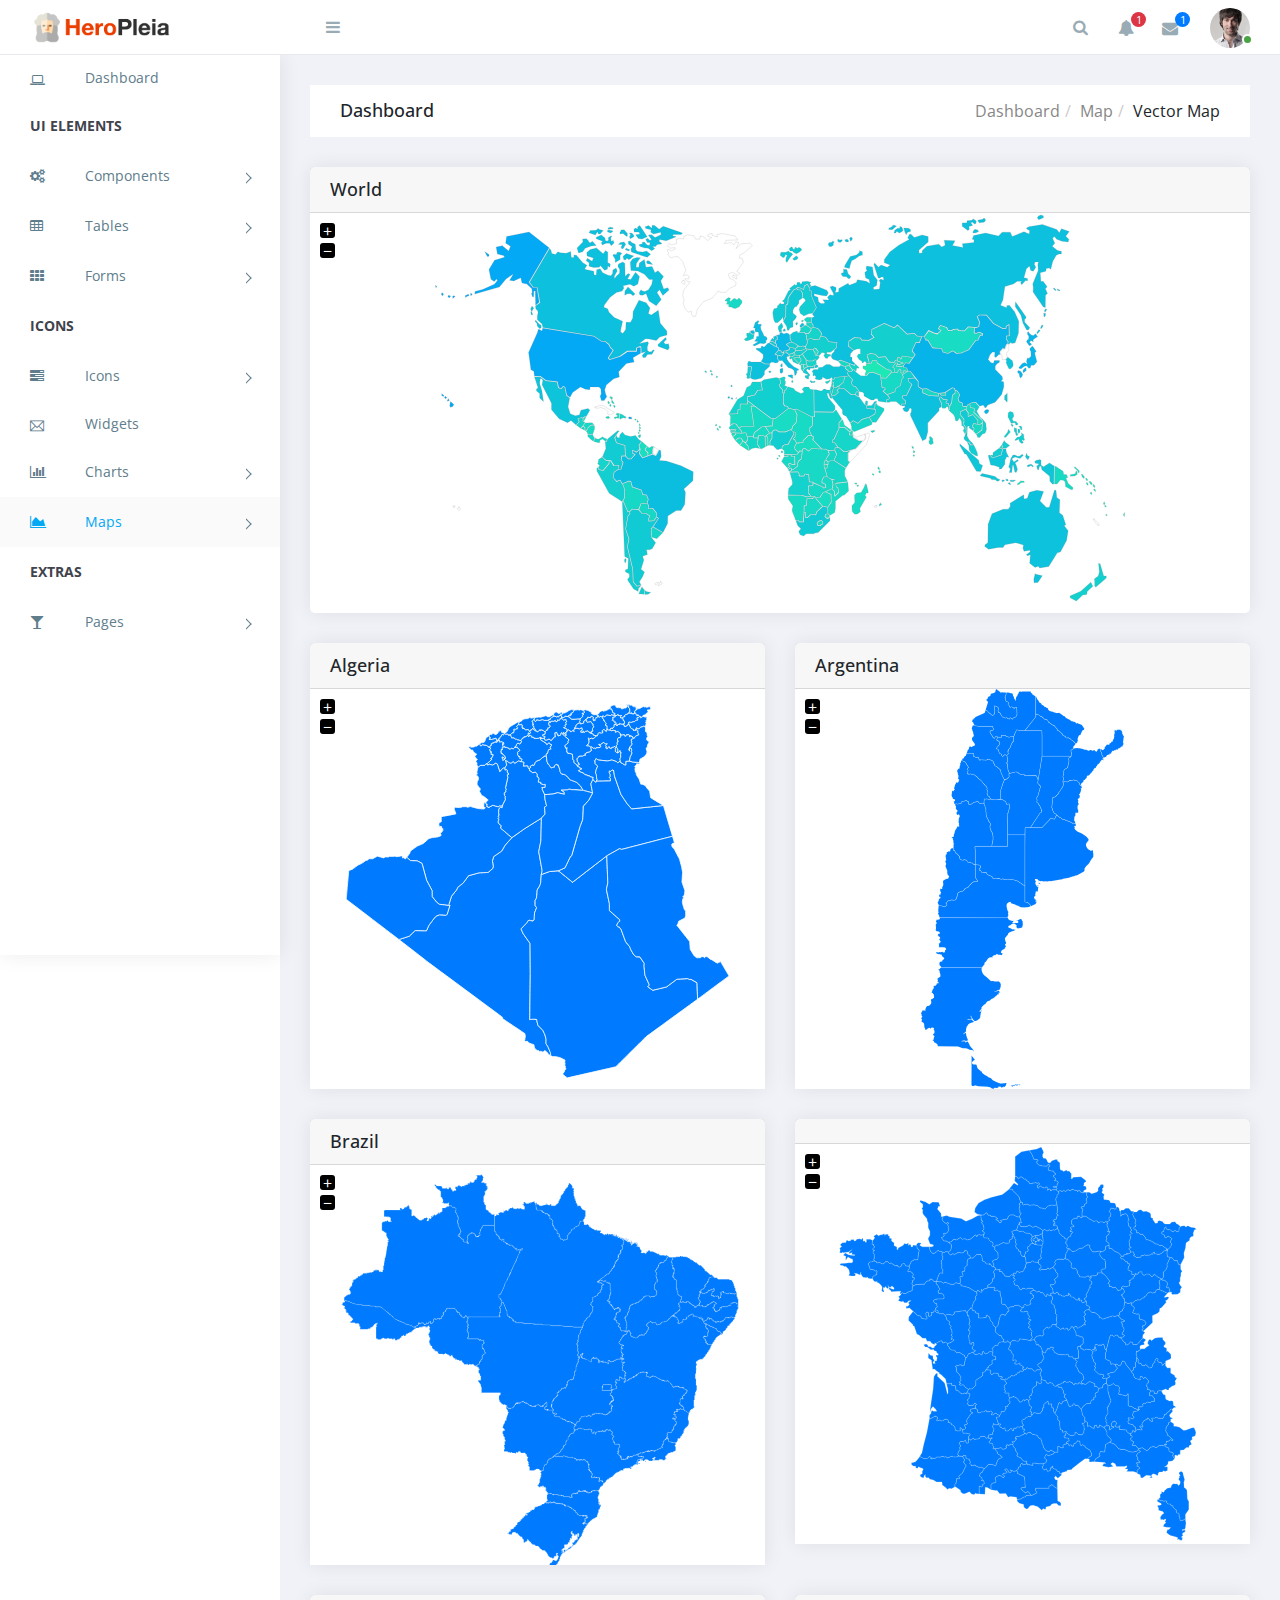
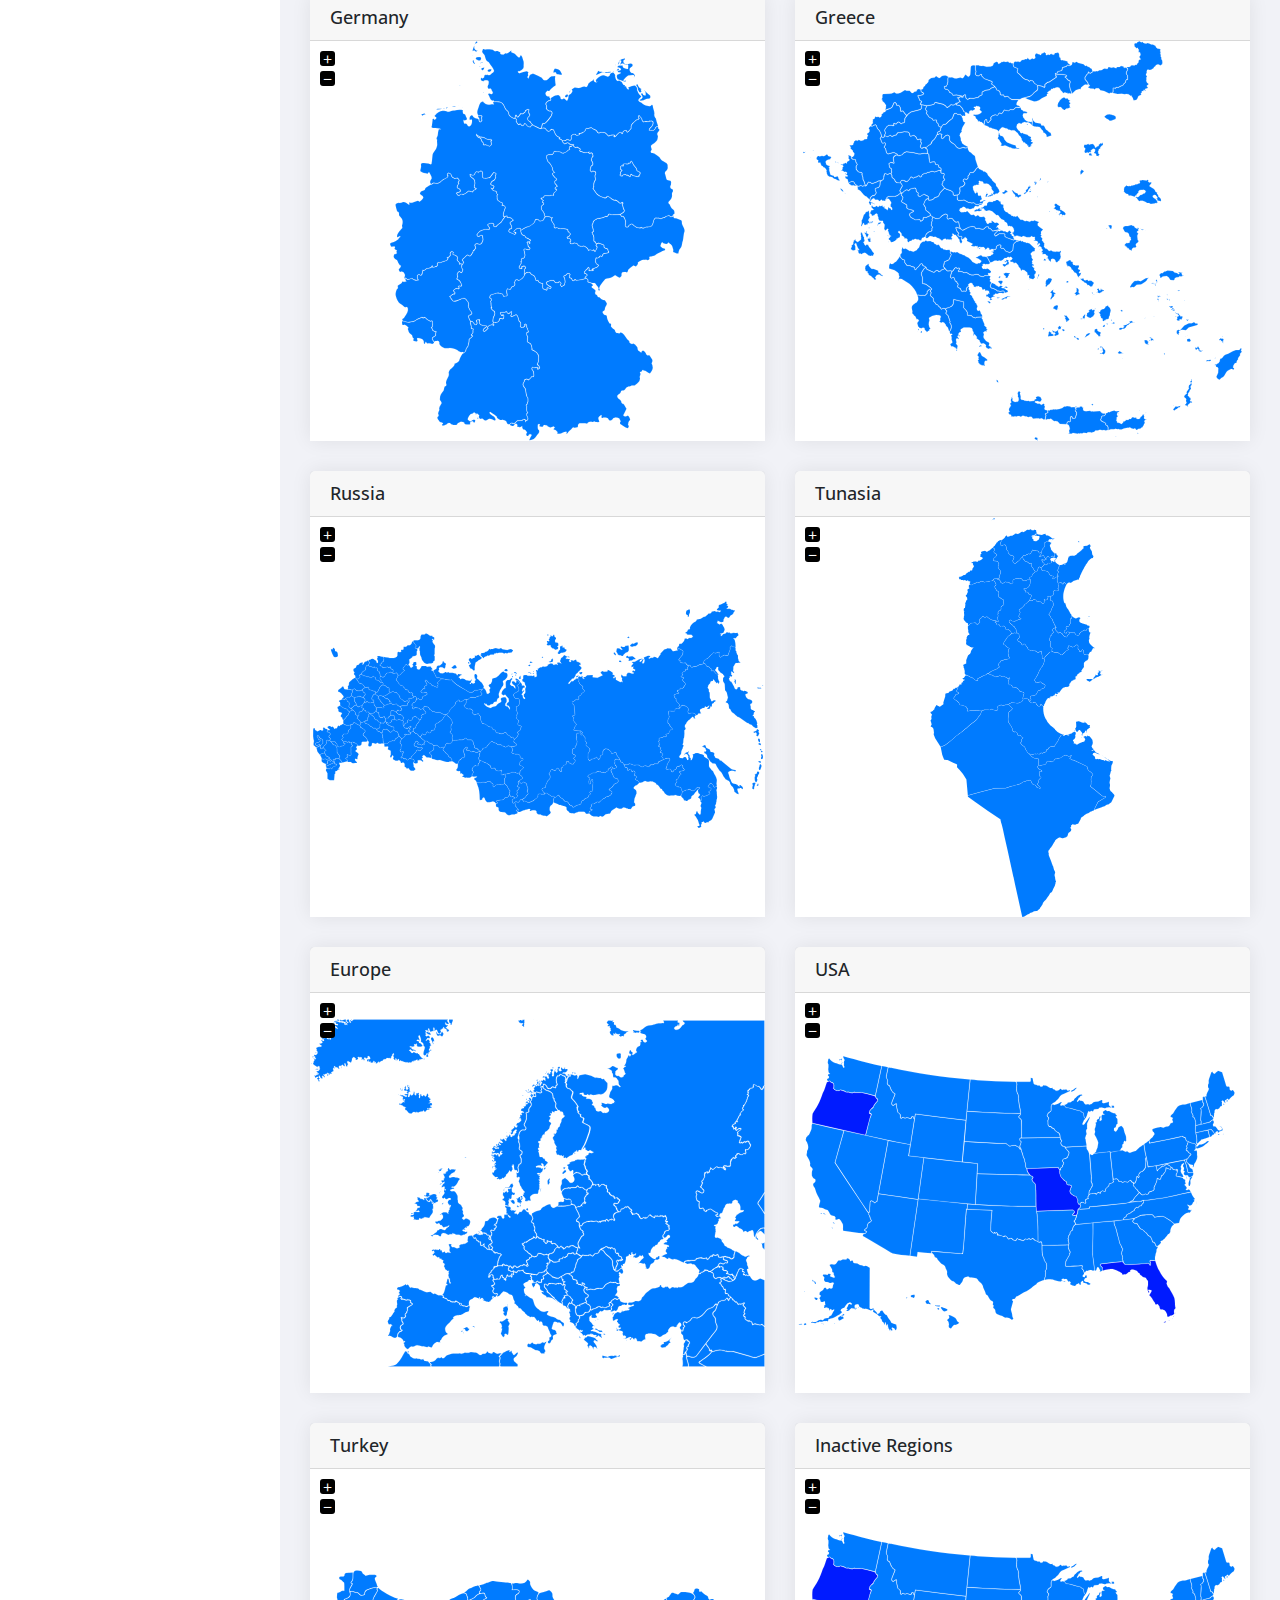
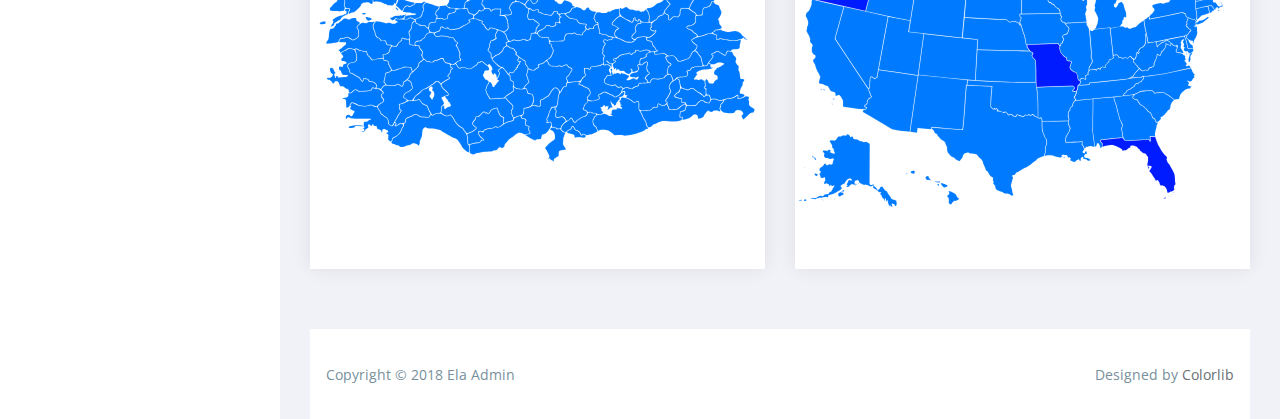
<file: frontend/maps-vector.html>
<!doctype html>
<!--[if lt IE 7]>      <html class="no-js lt-ie9 lt-ie8 lt-ie7" lang=""> <![endif]-->
<!--[if IE 7]>         <html class="no-js lt-ie9 lt-ie8" lang=""> <![endif]-->
<!--[if IE 8]>         <html class="no-js lt-ie9" lang=""> <![endif]-->
<!--[if gt IE 8]><!--> <html class="no-js" lang=""> <!--<![endif]-->
<head>
    <meta charset="utf-8">
    <meta http-equiv="X-UA-Compatible" content="IE=edge">
    <title>Ela Admin - HTML5 Admin Template</title>
    <meta name="description" content="Ela Admin - HTML5 Admin Template">
    <meta name="viewport" content="width=device-width, initial-scale=1">

    <link rel="apple-touch-icon" href="images/favicon.png">
    <link rel="shortcut icon" href="images/favicon.png"> 

    <link rel="stylesheet" href="assets/css/normalize.css">
    <link rel="stylesheet" href="assets/css/bootstrap.min.css">
    <link rel="stylesheet" href="assets/css/font-awesome.min.css">
    <link rel="stylesheet" href="assets/css/themify-icons.css">
    <link rel="stylesheet" href="assets/css/pe-icon-7-filled.css">
    <link rel="stylesheet" href="assets/css/flag-icon.min.css">
    <link rel="stylesheet" href="assets/css/cs-skin-elastic.css">

    <link href="assets/css/lib/vector-map/jqvmap.min.css" rel="stylesheet">
    <link rel="stylesheet" href="assets/css/style.css">

    <link href='https://fonts.googleapis.com/css?family=Open+Sans:400,600,700,800' rel='stylesheet' type='text/css'>

    <!-- <script type="text/javascript" src="https://cdn.jsdelivr.net/html5shiv/3.7.3/html5shiv.min.js"></script> -->

</head>
<body>
    <!-- Left Panel -->

    <aside id="left-panel" class="left-panel">
        <nav class="navbar navbar-expand-sm navbar-default">

            <div id="main-menu" class="main-menu collapse navbar-collapse">
                <ul class="nav navbar-nav">
                    <li>
                        <a href="index.html"><i class="menu-icon fa fa-laptop"></i>Dashboard </a>
                    </li>
                    <li class="menu-title">UI elements</li><!-- /.menu-title -->
                    <li class="menu-item-has-children dropdown">
                        <a href="#" class="dropdown-toggle" data-toggle="dropdown" aria-haspopup="true" aria-expanded="false"> <i class="menu-icon fa fa-cogs"></i>Components</a>
                        <ul class="sub-menu children dropdown-menu">                            <li><i class="fa fa-puzzle-piece"></i><a href="ui-buttons.html">Buttons</a></li>
                            <li><i class="fa fa-id-badge"></i><a href="ui-badges.html">Badges</a></li>
                            <li><i class="fa fa-bars"></i><a href="ui-tabs.html">Tabs</a></li>
                            
                            <li><i class="fa fa-id-card-o"></i><a href="ui-cards.html">Cards</a></li>
                            <li><i class="fa fa-exclamation-triangle"></i><a href="ui-alerts.html">Alerts</a></li>
                            <li><i class="fa fa-spinner"></i><a href="ui-progressbar.html">Progress Bars</a></li>
                            <li><i class="fa fa-fire"></i><a href="ui-modals.html">Modals</a></li>
                            <li><i class="fa fa-book"></i><a href="ui-switches.html">Switches</a></li>
                            <li><i class="fa fa-th"></i><a href="ui-grids.html">Grids</a></li>
                            <li><i class="fa fa-file-word-o"></i><a href="ui-typgraphy.html">Typography</a></li>
                        </ul>
                    </li>
                    <li class="menu-item-has-children dropdown">
                        <a href="#" class="dropdown-toggle" data-toggle="dropdown" aria-haspopup="true" aria-expanded="false"> <i class="menu-icon fa fa-table"></i>Tables</a>
                        <ul class="sub-menu children dropdown-menu">
                            <li><i class="fa fa-table"></i><a href="tables-basic.html">Basic Table</a></li>
                            <li><i class="fa fa-table"></i><a href="tables-data.html">Data Table</a></li>
                        </ul>
                    </li>
                    <li class="menu-item-has-children dropdown">
                        <a href="#" class="dropdown-toggle" data-toggle="dropdown" aria-haspopup="true" aria-expanded="false"> <i class="menu-icon fa fa-th"></i>Forms</a>
                        <ul class="sub-menu children dropdown-menu">
                            <li><i class="menu-icon fa fa-th"></i><a href="forms-basic.html">Basic Form</a></li>
                            <li><i class="menu-icon fa fa-th"></i><a href="forms-advanced.html">Advanced Form</a></li>
                        </ul>
                    </li>

                    <li class="menu-title">Icons</li><!-- /.menu-title -->

                    <li class="menu-item-has-children dropdown">
                        <a href="#" class="dropdown-toggle" data-toggle="dropdown" aria-haspopup="true" aria-expanded="false"> <i class="menu-icon fa fa-tasks"></i>Icons</a>
                        <ul class="sub-menu children dropdown-menu">
                            <li><i class="menu-icon fa fa-fort-awesome"></i><a href="font-fontawesome.html">Font Awesome</a></li>
                            <li><i class="menu-icon ti-themify-logo"></i><a href="font-themify.html">Themefy Icons</a></li>
                        </ul>
                    </li>
                    <li>
                        <a href="widgets.html"> <i class="menu-icon ti-email"></i>Widgets </a>
                    </li>
                    <li class="menu-item-has-children dropdown">
                        <a href="#" class="dropdown-toggle" data-toggle="dropdown" aria-haspopup="true" aria-expanded="false"> <i class="menu-icon fa fa-bar-chart"></i>Charts</a>
                        <ul class="sub-menu children dropdown-menu">
                            <li><i class="menu-icon fa fa-line-chart"></i><a href="charts-chartjs.html">Chart JS</a></li>
                            <li><i class="menu-icon fa fa-area-chart"></i><a href="charts-flot.html">Flot Chart</a></li>
                            <li><i class="menu-icon fa fa-pie-chart"></i><a href="charts-peity.html">Peity Chart</a></li>
                        </ul>
                    </li>

                    <li class="menu-item-has-children active dropdown">
                        <a href="#" class="dropdown-toggle" data-toggle="dropdown" aria-haspopup="true" aria-expanded="false"> <i class="menu-icon fa fa-area-chart"></i>Maps</a>
                        <ul class="sub-menu children dropdown-menu">
                            <li><i class="menu-icon fa fa-map-o"></i><a href="maps-gmap.html">Google Maps</a></li>
                            <li><i class="menu-icon fa fa-street-view"></i><a href="maps-vector.html">Vector Maps</a></li>
                        </ul>
                    </li>
                    <li class="menu-title">Extras</li><!-- /.menu-title -->
                    <li class="menu-item-has-children dropdown">
                        <a href="#" class="dropdown-toggle" data-toggle="dropdown" aria-haspopup="true" aria-expanded="false"> <i class="menu-icon fa fa-glass"></i>Pages</a>
                        <ul class="sub-menu children dropdown-menu">
                            <li><i class="menu-icon fa fa-sign-in"></i><a href="page-login.html">Login</a></li>
                            <li><i class="menu-icon fa fa-sign-in"></i><a href="page-register.html">Register</a></li>
                            <li><i class="menu-icon fa fa-paper-plane"></i><a href="pages-forget.html">Forget Pass</a></li>
                        </ul>
                    </li>
                </ul>
            </div><!-- /.navbar-collapse -->
        </nav>
    </aside><!-- /#left-panel -->

    <!-- Left Panel -->

    <!-- Right Panel -->

    <div id="right-panel" class="right-panel">

        <!-- Header-->
        <header id="header" class="header">  
            <div class="top-left">
                <div class="navbar-header"> 
                    <a class="navbar-brand" href="./"><img src="images/logo.png" alt="Logo"></a>
                    <a class="navbar-brand hidden" href="./"><img src="images/logo2.png" alt="Logo"></a> 
                    <a id="menuToggle" class="menutoggle"><i class="fa fa-bars"></i></a> 
                </div> 
            </div>
            <div class="top-right"> 
                <div class="header-menu"> 
                    <div class="header-left">
                        <button class="search-trigger"><i class="fa fa-search"></i></button>
                        <div class="form-inline">
                            <form class="search-form">
                                <input class="form-control mr-sm-2" type="text" placeholder="Search ..." aria-label="Search">
                                <button class="search-close" type="submit"><i class="fa fa-close"></i></button>
                            </form>
                        </div>

                        <div class="dropdown for-notification">
                            <button class="btn btn-secondary dropdown-toggle" type="button" id="notification" data-toggle="dropdown" aria-haspopup="true" aria-expanded="false">
                                <i class="fa fa-bell"></i>
                                <span class="count bg-danger">3</span>
                            </button>
                            <div class="dropdown-menu" aria-labelledby="notification">
                                <p class="red">You have 3 Notification</p>
                                <a class="dropdown-item media" href="#">
                                    <i class="fa fa-check"></i>
                                    <p>Server #1 overloaded.</p>
                                </a>
                                <a class="dropdown-item media" href="#">
                                    <i class="fa fa-info"></i>
                                    <p>Server #2 overloaded.</p>
                                </a>
                                <a class="dropdown-item media" href="#">
                                    <i class="fa fa-warning"></i>
                                    <p>Server #3 overloaded.</p>
                                </a>
                            </div>
                        </div>

                        <div class="dropdown for-message">
                            <button class="btn btn-secondary dropdown-toggle" type="button" id="message" data-toggle="dropdown" aria-haspopup="true" aria-expanded="false">
                                <i class="fa fa-envelope"></i>
                                <span class="count bg-primary">4</span>
                            </button>
                            <div class="dropdown-menu" aria-labelledby="message">
                                <p class="red">You have 4 Mails</p>
                                <a class="dropdown-item media" href="#">
                                    <span class="photo media-left"><img alt="avatar" src="images/avatar/1.jpg"></span>
                                    <div class="message media-body">
                                        <span class="name float-left">Jonathan Smith</span>
                                        <span class="time float-right">Just now</span>
                                        <p>Hello, this is an example msg</p>
                                    </div>
                                </a>
                                <a class="dropdown-item media" href="#">
                                    <span class="photo media-left"><img alt="avatar" src="images/avatar/2.jpg"></span>
                                    <div class="message media-body">
                                        <span class="name float-left">Jack Sanders</span>
                                        <span class="time float-right">5 minutes ago</span>
                                        <p>Lorem ipsum dolor sit amet, consectetur</p>
                                    </div>
                                </a>
                                <a class="dropdown-item media" href="#">
                                    <span class="photo media-left"><img alt="avatar" src="images/avatar/3.jpg"></span>
                                    <div class="message media-body">
                                        <span class="name float-left">Cheryl Wheeler</span>
                                        <span class="time float-right">10 minutes ago</span>
                                        <p>Hello, this is an example msg</p>
                                    </div>
                                </a>
                                <a class="dropdown-item media" href="#">
                                    <span class="photo media-left"><img alt="avatar" src="images/avatar/4.jpg"></span>
                                    <div class="message media-body">
                                        <span class="name float-left">Rachel Santos</span>
                                        <span class="time float-right">15 minutes ago</span>
                                        <p>Lorem ipsum dolor sit amet, consectetur</p>
                                    </div>
                                </a>
                            </div>
                        </div>
                    </div>

                    <div class="user-area dropdown float-right">
                        <a href="#" class="dropdown-toggle active" data-toggle="dropdown" aria-haspopup="true" aria-expanded="false">
                            <img class="user-avatar rounded-circle" src="images/admin.jpg" alt="User Avatar">
                        </a>

                        <div class="user-menu dropdown-menu">
                            <a class="nav-link" href="#"><i class="fa fa-user"></i>My Profile</a>

                            <a class="nav-link" href="#"><i class="fa fa-bell-o"></i>Notifications <span class="count">13</span></a>

                            <a class="nav-link" href="#"><i class="fa fa-cog"></i>Settings</a>

                            <a class="nav-link" href="#"><i class="fa fa-power-off"></i>Logout</a>
                        </div>
                    </div> 
                </div>  
            </div>
        </header><!-- /header -->
        <!-- Header-->

        <div class="breadcrumbs">
            <div class="breadcrumbs-inner">
                <div class="row m-0">
                    <div class="col-sm-4">
                        <div class="page-header float-left">
                            <div class="page-title">
                                <h1>Dashboard</h1>
                            </div>
                        </div>
                    </div>
                    <div class="col-sm-8">
                        <div class="page-header float-right">
                            <div class="page-title">
                                <ol class="breadcrumb text-right">
                                    <li><a href="#">Dashboard</a></li>
                                    <li><a href="#">Map</a></li>
                                    <li class="active">Vector map</li>
                                </ol>
                            </div>
                        </div>
                    </div>
                </div>
            </div>
        </div>

        <div class="content">
            <div class="animated fadeIn">

             <div class="row">
                <div class="col-lg-12">
                    <div class="card">
                        <div class="card-header">
                            <h4>World</h4>
                        </div>
                        <div class="Vector-map-js">
                            <div id="vmap" class="vmap"></div>
                        </div>
                    </div>
                    <!-- /# card -->
                </div>
                <!-- /# column -->

                <div class="col-lg-6">
                    <div class="card">
                        <div class="card-header">
                            <h4>Algeria</h4>
                        </div>
                        <div class="Vector-map-js">
                            <div id="vmap2" class="vmap"></div>
                        </div>
                    </div>
                    <!-- /# card -->
                </div>
                <!-- /# column -->

                <div class="col-lg-6">
                    <div class="card">
                        <div class="card-header">
                            <h4>Argentina</h4>
                        </div>
                        <div class="Vector-map-js">
                            <div id="vmap3" class="vmap"></div>
                        </div>
                    </div>
                    <!-- /# card -->
                </div>
                <!-- /# column -->

                <div class="col-lg-6">
                    <div class="card">
                        <div class="card-header">
                            <h4>Brazil</h4>
                        </div>
                        <div class="Vector-map-js">
                            <div id="vmap4" class="vmap"></div>
                        </div>
                    </div>
                    <!-- /# card -->
                </div>
                <!-- /# column -->

                <div class="col-lg-6">
                    <div class="card">
                        <div class="card-header">
                        </div>
                        <div class="Vector-map-js">
                            <div id="vmap5" class="vmap"></div>
                        </div>
                    </div>
                    <!-- /# card -->
                </div>
                <!-- /# column -->

                <div class="col-lg-6">
                    <div class="card">
                        <div class="card-header">
                            <h4>Germany</h4>
                        </div>
                        <div class="Vector-map-js">
                            <div id="vmap6" class="vmap"></div>
                        </div>
                    </div>
                    <!-- /# card -->
                </div>
                <!-- /# column -->

                <div class="col-lg-6">
                    <div class="card">
                        <div class="card-header">
                            <h4>Greece</h4>
                        </div>
                        <div class="Vector-map-js">
                            <div id="vmap7" class="vmap"></div>
                        </div>
                    </div>
                    <!-- /# card -->
                </div>
                <!-- /# column -->

                <div class="col-lg-6">
                    <div class="card">
                        <div class="card-header">
                            <h4>Russia</h4>
                        </div>
                        <div class="Vector-map-js">
                            <div id="vmap10" class="vmap"></div>
                        </div>
                    </div>
                    <!-- /# card -->
                </div>
                <!-- /# column -->

                <div class="col-lg-6">
                    <div class="card">
                        <div class="card-header">
                            <h4>Tunasia</h4>
                        </div>
                        <div class="Vector-map-js">
                            <div id="vmap11" class="vmap"></div>
                        </div>
                    </div>
                    <!-- /# card -->
                </div>
                <!-- /# column -->

                <div class="col-lg-6">
                    <div class="card">
                        <div class="card-header">
                            <h4>Europe</h4>
                        </div>
                        <div class="Vector-map-js">
                            <div id="vmap12" class="vmap"></div>
                        </div>
                    </div>
                    <!-- /# card -->
                </div>
                <!-- /# column -->

                <div class="col-lg-6">
                    <div class="card">
                        <div class="card-header">
                            <h4>USA</h4>
                        </div>
                        <div class="Vector-map-js">
                            <div id="vmap13" class="vmap"></div>
                        </div>
                    </div>
                    <!-- /# card -->
                </div>
                <!-- /# column -->

                <div class="col-lg-6">
                    <div class="card">
                        <div class="card-header">
                            <h4>Turkey</h4>
                        </div>
                        <div class="Vector-map-js">
                            <div id="vmap14" class="vmap"></div>
                        </div>
                    </div>
                    <!-- /# card -->
                </div>
                <!-- /# column -->

                <div class="col-lg-6">
                    <div class="card">
                        <div class="card-header">
                            <h4>Inactive Regions</h4>
                        </div>
                        <div class="Vector-map-js">
                            <div id="vmap15" class="vmap"></div>
                        </div>
                    </div>
                    <!-- /# card -->
                </div>
                <!-- /# column -->



            </div>
            <!-- /# row -->


        </div><!-- .animated -->
    </div><!-- .content -->

    <div class="clearfix"></div>

    <footer class="site-footer">
        <div class="footer-inner bg-white">
            <div class="row">
                <div class="col-sm-6">
                    Copyright &copy; 2018 Ela Admin
                </div>
                <div class="col-sm-6 text-right">
                    Designed by <a href="https://colorlib.com">Colorlib</a>
                </div>
            </div>
        </div>
    </footer>

</div><!-- /#right-panel -->

<!-- Right Panel -->


<script src="assets/js/vendor/jquery-2.1.4.min.js"></script>
<script src="assets/js/popper.min.js"></script>
<script src="assets/js/plugins.js"></script>
<script src="assets/js/main.js"></script>

<script src="assets/js/lib/vector-map/jquery.vmap.js"></script>
<!-- scripit init-->
<script src="assets/js/lib/vector-map/jquery.vmap.min.js"></script>
<!-- scripit init-->
<script src="assets/js/lib/vector-map/jquery.vmap.sampledata.js"></script>
<!-- scripit init-->
<script src="assets/js/lib/vector-map/country/jquery.vmap.world.js"></script>
<!-- scripit init-->
<script src="assets/js/lib/vector-map/country/jquery.vmap.algeria.js"></script>
<!-- scripit init-->
<script src="assets/js/lib/vector-map/country/jquery.vmap.argentina.js"></script>
<!-- scripit init-->
<script src="assets/js/lib/vector-map/country/jquery.vmap.brazil.js"></script>
<!-- scripit init-->
<script src="assets/js/lib/vector-map/country/jquery.vmap.france.js"></script>
<!-- scripit init-->
<script src="assets/js/lib/vector-map/country/jquery.vmap.germany.js"></script>
<!-- scripit init-->
<script src="assets/js/lib/vector-map/country/jquery.vmap.greece.js"></script>
<!-- scripit init-->
<script src="assets/js/lib/vector-map/country/jquery.vmap.iran.js"></script>
<!-- scripit init-->
<script src="assets/js/lib/vector-map/country/jquery.vmap.iraq.js"></script>
<!-- scripit init-->
<script src="assets/js/lib/vector-map/country/jquery.vmap.russia.js"></script>
<!-- scripit init-->
<script src="assets/js/lib/vector-map/country/jquery.vmap.tunisia.js"></script>
<!-- scripit init-->
<script src="assets/js/lib/vector-map/country/jquery.vmap.europe.js"></script>
<!-- scripit init-->
<script src="assets/js/lib/vector-map/country/jquery.vmap.usa.js"></script>
<!-- scripit init-->
<script src="assets/js/lib/vector-map/country/jquery.vmap.turkey.js"></script>
<!-- scripit init-->
<script src="assets/js/lib/vector-map/vector.init.js"></script>




</body>
</html>
</file>
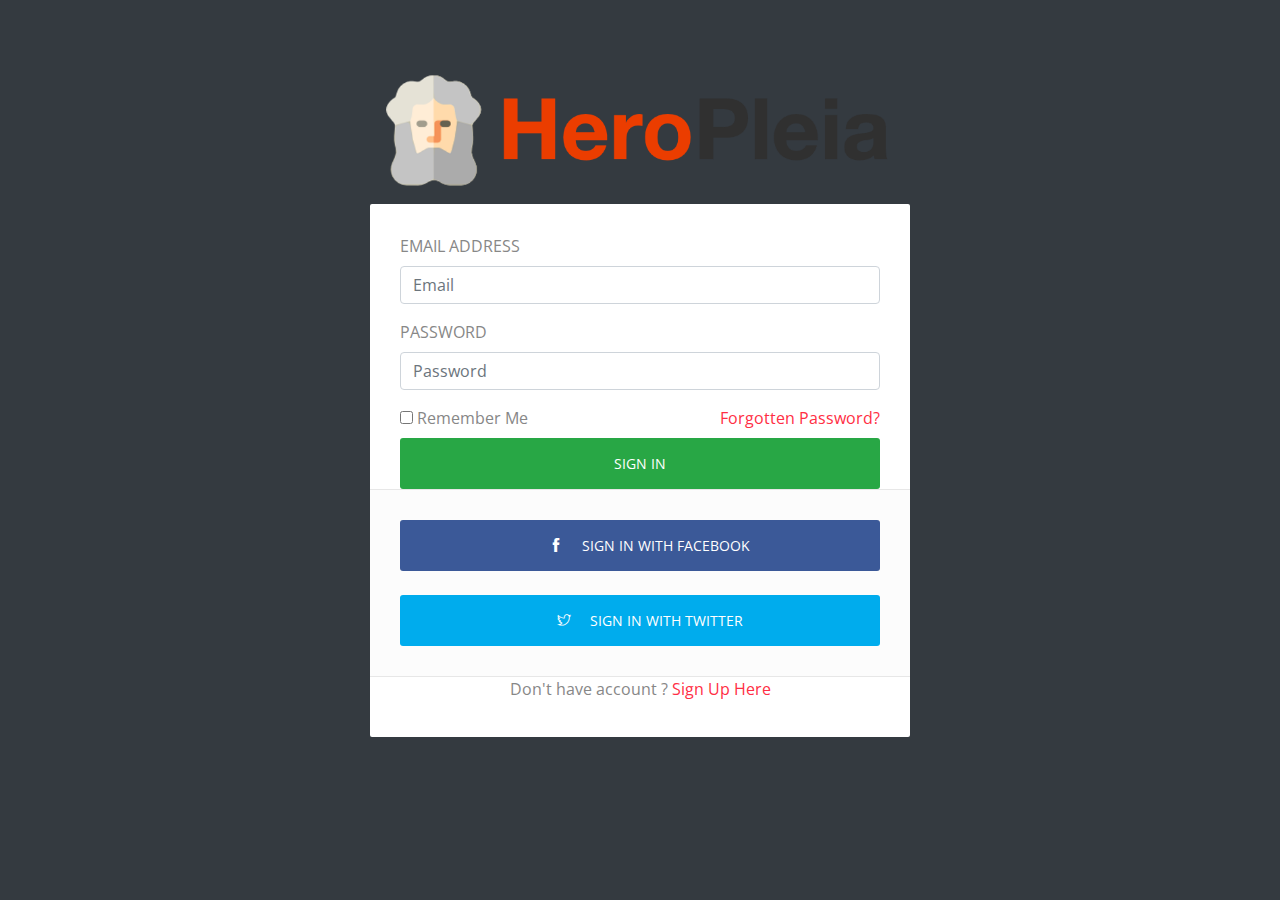
<file: frontend/page-login.html>
<!doctype html>
<!--[if lt IE 7]>      <html class="no-js lt-ie9 lt-ie8 lt-ie7" lang=""> <![endif]-->
<!--[if IE 7]>         <html class="no-js lt-ie9 lt-ie8" lang=""> <![endif]-->
<!--[if IE 8]>         <html class="no-js lt-ie9" lang=""> <![endif]-->
<!--[if gt IE 8]><!--> <html class="no-js" lang=""> <!--<![endif]-->
<head>
    <meta charset="utf-8">
    <meta http-equiv="X-UA-Compatible" content="IE=edge">
    <title>Ela Admin - HTML5 Admin Template</title>
    <meta name="description" content="Ela Admin - HTML5 Admin Template">
    <meta name="viewport" content="width=device-width, initial-scale=1">

    <link rel="apple-touch-icon" href="images/favicon.png">
    <link rel="shortcut icon" href="images/favicon.png"> 

    <link rel="stylesheet" href="assets/css/normalize.css">
    <link rel="stylesheet" href="assets/css/bootstrap.min.css">
    <link rel="stylesheet" href="assets/css/font-awesome.min.css">
    <link rel="stylesheet" href="assets/css/themify-icons.css">
<link rel="stylesheet" href="assets/css/pe-icon-7-filled.css">
    <link rel="stylesheet" href="assets/css/flag-icon.min.css">
    <link rel="stylesheet" href="assets/css/cs-skin-elastic.css">
    <!-- <link rel="stylesheet" href="assets/css/bootstrap-select.less"> -->
    <link rel="stylesheet" href="assets/css/style.css">

    <link href='https://fonts.googleapis.com/css?family=Open+Sans:400,600,700,800' rel='stylesheet' type='text/css'>

    <!-- <script type="text/javascript" src="https://cdn.jsdelivr.net/html5shiv/3.7.3/html5shiv.min.js"></script> -->

</head>
<body class="bg-dark">


    <div class="sufee-login d-flex align-content-center flex-wrap">
        <div class="container">
            <div class="login-content">
                <div class="login-logo">
                    <a href="index.html">
                        <img class="align-content" src="images/logo.png" alt="">
                    </a>
                </div>
                <div class="login-form">
                    <form>
                        <div class="form-group">
                            <label>Email address</label>
                            <input type="email" class="form-control" placeholder="Email">
                        </div>
                        <div class="form-group">
                            <label>Password</label>
                            <input type="password" class="form-control" placeholder="Password">
                        </div>
                        <div class="checkbox">
                            <label>
                                <input type="checkbox"> Remember Me
                            </label>
                            <label class="pull-right">
                                <a href="#">Forgotten Password?</a>
                            </label>

                        </div>
                        <button type="submit" class="btn btn-success btn-flat m-b-30 m-t-30">Sign in</button>
                        <div class="social-login-content">
                            <div class="social-button">
                                <button type="button" class="btn social facebook btn-flat btn-addon mb-3"><i class="ti-facebook"></i>Sign in with facebook</button>
                                <button type="button" class="btn social twitter btn-flat btn-addon mt-2"><i class="ti-twitter"></i>Sign in with twitter</button>
                            </div>
                        </div>
                        <div class="register-link m-t-15 text-center">
                            <p>Don't have account ? <a href="#"> Sign Up Here</a></p>
                        </div>
                    </form>
                </div>
            </div>
        </div>
    </div>


    <script src="assets/js/vendor/jquery-2.1.4.min.js"></script>
    <script src="assets/js/popper.min.js"></script>
    <script src="assets/js/plugins.js"></script>
    <script src="assets/js/main.js"></script>


</body>
</html>
</file>
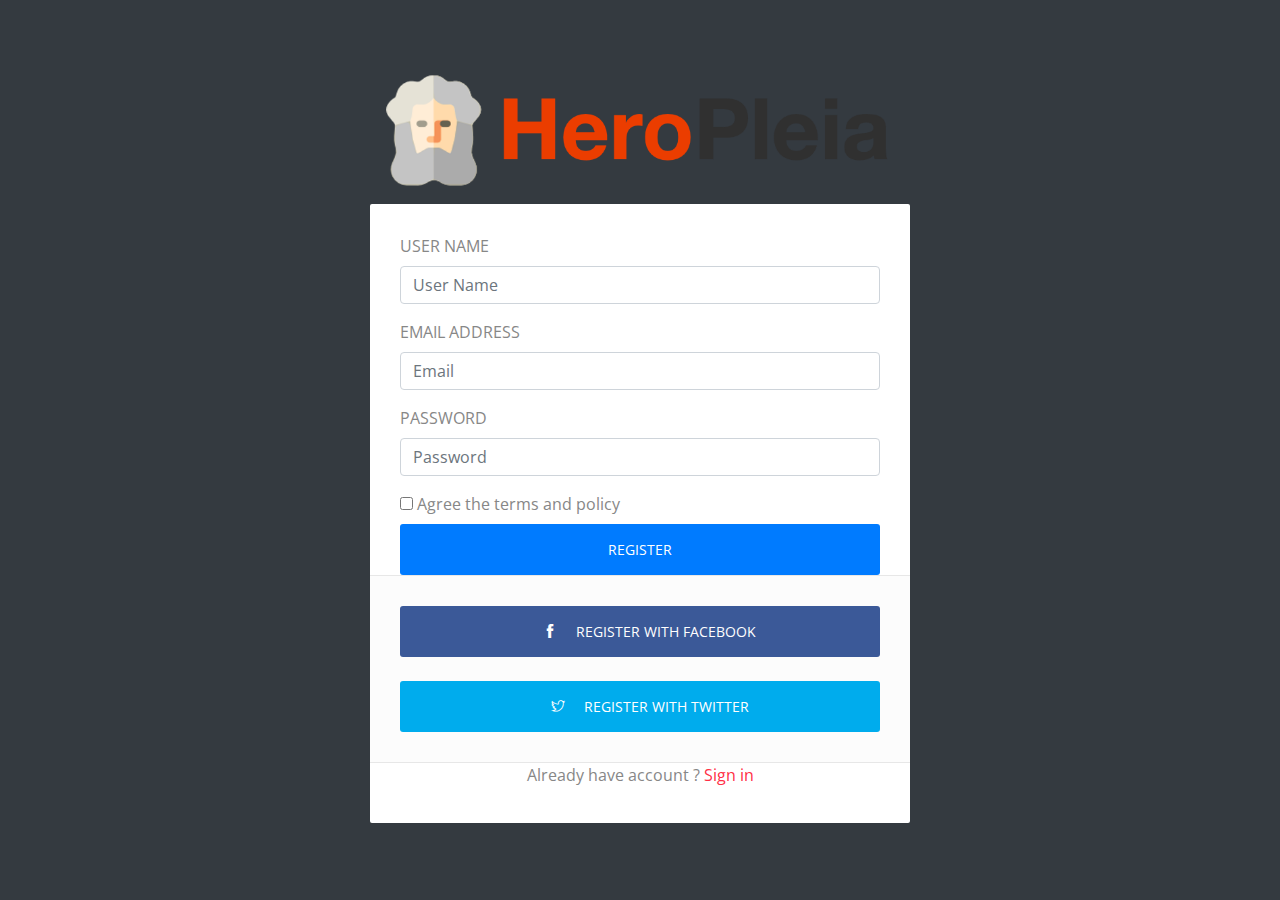
<file: frontend/page-register.html>
<!doctype html>
<!--[if lt IE 7]>      <html class="no-js lt-ie9 lt-ie8 lt-ie7" lang=""> <![endif]-->
<!--[if IE 7]>         <html class="no-js lt-ie9 lt-ie8" lang=""> <![endif]-->
<!--[if IE 8]>         <html class="no-js lt-ie9" lang=""> <![endif]-->
<!--[if gt IE 8]><!--> <html class="no-js" lang=""> <!--<![endif]-->
<head>
    <meta charset="utf-8">
    <meta http-equiv="X-UA-Compatible" content="IE=edge">
    <title>Ela Admin - HTML5 Admin Template</title>
    <meta name="description" content="Ela Admin - HTML5 Admin Template">
    <meta name="viewport" content="width=device-width, initial-scale=1">

    <link rel="apple-touch-icon" href="images/favicon.png">
    <link rel="shortcut icon" href="images/favicon.png"> 

    <link rel="stylesheet" href="assets/css/normalize.css">
    <link rel="stylesheet" href="assets/css/bootstrap.min.css">
    <link rel="stylesheet" href="assets/css/font-awesome.min.css">
    <link rel="stylesheet" href="assets/css/themify-icons.css">
<link rel="stylesheet" href="assets/css/pe-icon-7-filled.css">
    <link rel="stylesheet" href="assets/css/flag-icon.min.css">
    <link rel="stylesheet" href="assets/css/cs-skin-elastic.css">
    <!-- <link rel="stylesheet" href="assets/css/bootstrap-select.less"> -->
    <link rel="stylesheet" href="assets/css/style.css">

    <link href='https://fonts.googleapis.com/css?family=Open+Sans:400,600,700,800' rel='stylesheet' type='text/css'>

    <!-- <script type="text/javascript" src="https://cdn.jsdelivr.net/html5shiv/3.7.3/html5shiv.min.js"></script> -->

</head>
<body class="bg-dark">


    <div class="sufee-login d-flex align-content-center flex-wrap">
        <div class="container">
            <div class="login-content">
                <div class="login-logo">
                    <a href="index.html">
                        <img class="align-content" src="images/logo.png" alt="">
                    </a>
                </div>
                <div class="login-form">
                    <form>
                        <div class="form-group">
                            <label>User Name</label>
                            <input type="email" class="form-control" placeholder="User Name">
                        </div>
                        <div class="form-group">
                            <label>Email address</label>
                            <input type="email" class="form-control" placeholder="Email">
                        </div>
                        <div class="form-group">
                            <label>Password</label>
                            <input type="password" class="form-control" placeholder="Password">
                        </div>
                        <div class="checkbox">
                            <label>
                                <input type="checkbox"> Agree the terms and policy
                            </label>
                        </div>
                        <button type="submit" class="btn btn-primary btn-flat m-b-30 m-t-30">Register</button>
                        <div class="social-login-content">
                            <div class="social-button">
                                <button type="button" class="btn social facebook btn-flat btn-addon mb-3"><i class="ti-facebook"></i>Register with facebook</button>
                                <button type="button" class="btn social twitter btn-flat btn-addon mt-2"><i class="ti-twitter"></i>Register with twitter</button>
                            </div>
                        </div>
                        <div class="register-link m-t-15 text-center">
                            <p>Already have account ? <a href="#"> Sign in</a></p>
                        </div>
                    </form>
                </div>
            </div>
        </div>
    </div>


    <script src="assets/js/vendor/jquery-2.1.4.min.js"></script>
    <script src="assets/js/popper.min.js"></script>
    <script src="assets/js/plugins.js"></script>
    <script src="assets/js/main.js"></script>


</body>
</html>
</file>
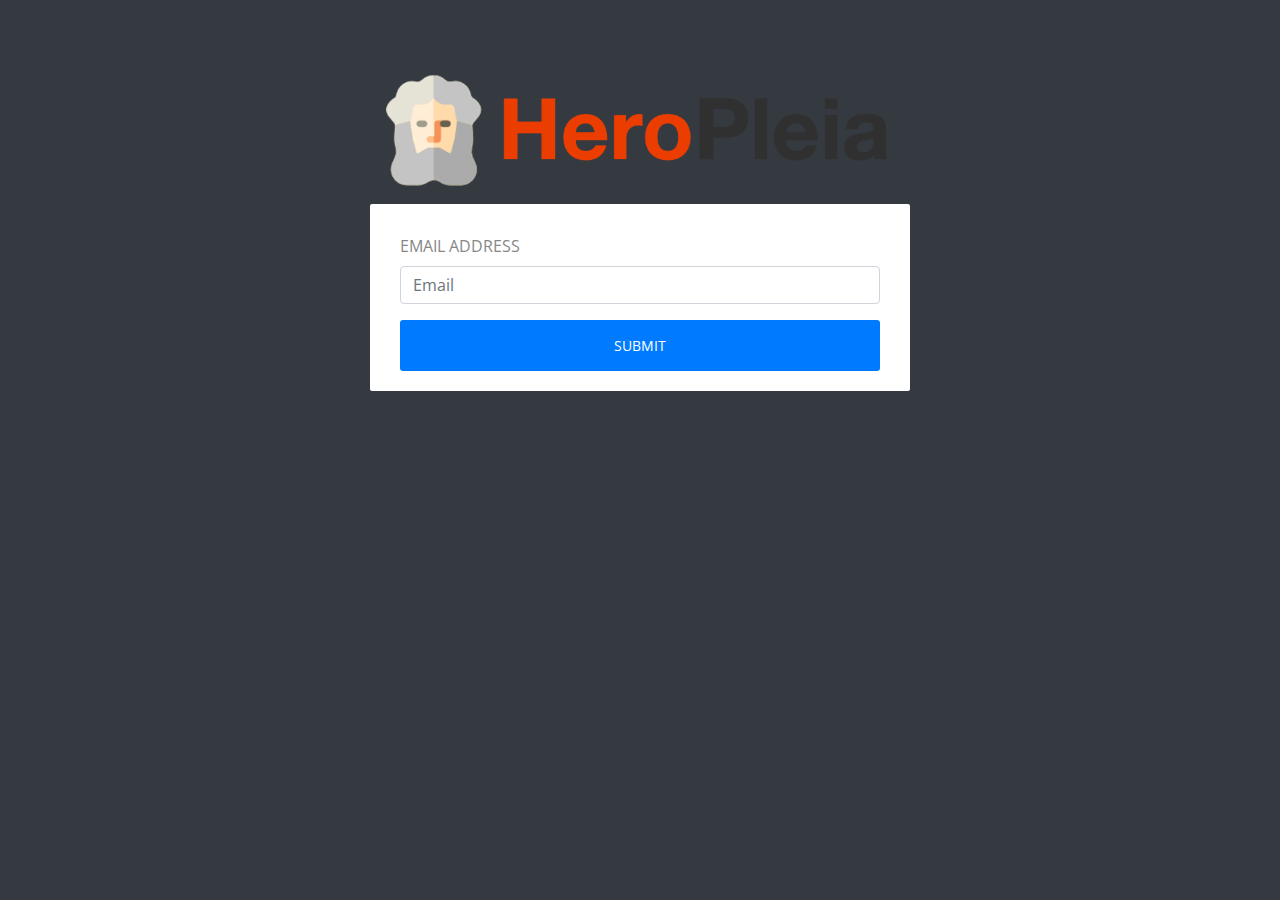
<file: frontend/pages-forget.html>
<!doctype html>
<!--[if lt IE 7]>      <html class="no-js lt-ie9 lt-ie8 lt-ie7" lang=""> <![endif]-->
<!--[if IE 7]>         <html class="no-js lt-ie9 lt-ie8" lang=""> <![endif]-->
<!--[if IE 8]>         <html class="no-js lt-ie9" lang=""> <![endif]-->
<!--[if gt IE 8]><!--> <html class="no-js" lang=""> <!--<![endif]-->
<head>
    <meta charset="utf-8">
    <meta http-equiv="X-UA-Compatible" content="IE=edge">
    <title>Ela Admin - HTML5 Admin Template</title>
    <meta name="description" content="Ela Admin - HTML5 Admin Template">
    <meta name="viewport" content="width=device-width, initial-scale=1">

    <link rel="apple-touch-icon" href="images/favicon.png">
    <link rel="shortcut icon" href="images/favicon.png"> 

    <link rel="stylesheet" href="assets/css/normalize.css">
    <link rel="stylesheet" href="assets/css/bootstrap.min.css">
    <link rel="stylesheet" href="assets/css/font-awesome.min.css">
    <link rel="stylesheet" href="assets/css/themify-icons.css">
<link rel="stylesheet" href="assets/css/pe-icon-7-filled.css">
    <link rel="stylesheet" href="assets/css/flag-icon.min.css">
    <link rel="stylesheet" href="assets/css/cs-skin-elastic.css">
    <!-- <link rel="stylesheet" href="assets/css/bootstrap-select.less"> -->
    <link rel="stylesheet" href="assets/css/style.css">

    <link href='https://fonts.googleapis.com/css?family=Open+Sans:400,600,700,800' rel='stylesheet' type='text/css'>

    <!-- <script type="text/javascript" src="https://cdn.jsdelivr.net/html5shiv/3.7.3/html5shiv.min.js"></script> -->

</head>
<body class="bg-dark">


    <div class="sufee-login d-flex align-content-center flex-wrap">
        <div class="container">
            <div class="login-content">
                <div class="login-logo">
                    <a href="index.html">
                        <img class="align-content" src="images/logo.png" alt="">
                    </a>
                </div>
                <div class="login-form">
                    <form>
                        <div class="form-group">
                            <label>Email address</label>
                            <input type="email" class="form-control" placeholder="Email">
                        </div>
                        <button type="submit" class="btn btn-primary btn-flat m-b-15">Submit</button>

                    </form>
                </div>
            </div>
        </div>
    </div>


    <script src="assets/js/vendor/jquery-2.1.4.min.js"></script>
    <script src="assets/js/popper.min.js"></script>
    <script src="assets/js/plugins.js"></script>
    <script src="assets/js/main.js"></script>


</body>
</html>
</file>
<file: frontend/assets/css/themify-icons.css>
@font-face {
	font-family: 'themify';
	src:url('../fonts/themify.eot?-fvbane');
	src:url('../fonts/themify.eot?#iefix-fvbane') format('embedded-opentype'),
		url('../fonts/themify.woff?-fvbane') format('woff'),
		url('../fonts/themify.ttf?-fvbane') format('truetype'),
		url('../fonts/themify.svg?-fvbane#themify') format('svg');
	font-weight: normal;
	font-style: normal;
}

[class^="ti-"], [class*=" ti-"] {
	font-family: 'themify';
	speak: none;
	font-style: normal;
	font-weight: normal;
	font-variant: normal;
	text-transform: none;
	line-height: 1;

	/* Better Font Rendering =========== */
	-webkit-font-smoothing: antialiased;
	-moz-osx-font-smoothing: grayscale;
}

.ti-wand:before {
	content: "\e600";
}
.ti-volume:before {
	content: "\e601";
}
.ti-user:before {
	content: "\e602";
}
.ti-unlock:before {
	content: "\e603";
}
.ti-unlink:before {
	content: "\e604";
}
.ti-trash:before {
	content: "\e605";
}
.ti-thought:before {
	content: "\e606";
}
.ti-target:before {
	content: "\e607";
}
.ti-tag:before {
	content: "\e608";
}
.ti-tablet:before {
	content: "\e609";
}
.ti-star:before {
	content: "\e60a";
}
.ti-spray:before {
	content: "\e60b";
}
.ti-signal:before {
	content: "\e60c";
}
.ti-shopping-cart:before {
	content: "\e60d";
}
.ti-shopping-cart-full:before {
	content: "\e60e";
}
.ti-settings:before {
	content: "\e60f";
}
.ti-search:before {
	content: "\e610";
}
.ti-zoom-in:before {
	content: "\e611";
}
.ti-zoom-out:before {
	content: "\e612";
}
.ti-cut:before {
	content: "\e613";
}
.ti-ruler:before {
	content: "\e614";
}
.ti-ruler-pencil:before {
	content: "\e615";
}
.ti-ruler-alt:before {
	content: "\e616";
}
.ti-bookmark:before {
	content: "\e617";
}
.ti-bookmark-alt:before {
	content: "\e618";
}
.ti-reload:before {
	content: "\e619";
}
.ti-plus:before {
	content: "\e61a";
}
.ti-pin:before {
	content: "\e61b";
}
.ti-pencil:before {
	content: "\e61c";
}
.ti-pencil-alt:before {
	content: "\e61d";
}
.ti-paint-roller:before {
	content: "\e61e";
}
.ti-paint-bucket:before {
	content: "\e61f";
}
.ti-na:before {
	content: "\e620";
}
.ti-mobile:before {
	content: "\e621";
}
.ti-minus:before {
	content: "\e622";
}
.ti-medall:before {
	content: "\e623";
}
.ti-medall-alt:before {
	content: "\e624";
}
.ti-marker:before {
	content: "\e625";
}
.ti-marker-alt:before {
	content: "\e626";
}
.ti-arrow-up:before {
	content: "\e627";
}
.ti-arrow-right:before {
	content: "\e628";
}
.ti-arrow-left:before {
	content: "\e629";
}
.ti-arrow-down:before {
	content: "\e62a";
}
.ti-lock:before {
	content: "\e62b";
}
.ti-location-arrow:before {
	content: "\e62c";
}
.ti-link:before {
	content: "\e62d";
}
.ti-layout:before {
	content: "\e62e";
}
.ti-layers:before {
	content: "\e62f";
}
.ti-layers-alt:before {
	content: "\e630";
}
.ti-key:before {
	content: "\e631";
}
.ti-import:before {
	content: "\e632";
}
.ti-image:before {
	content: "\e633";
}
.ti-heart:before {
	content: "\e634";
}
.ti-heart-broken:before {
	content: "\e635";
}
.ti-hand-stop:before {
	content: "\e636";
}
.ti-hand-open:before {
	content: "\e637";
}
.ti-hand-drag:before {
	content: "\e638";
}
.ti-folder:before {
	content: "\e639";
}
.ti-flag:before {
	content: "\e63a";
}
.ti-flag-alt:before {
	content: "\e63b";
}
.ti-flag-alt-2:before {
	content: "\e63c";
}
.ti-eye:before {
	content: "\e63d";
}
.ti-export:before {
	content: "\e63e";
}
.ti-exchange-vertical:before {
	content: "\e63f";
}
.ti-desktop:before {
	content: "\e640";
}
.ti-cup:before {
	content: "\e641";
}
.ti-crown:before {
	content: "\e642";
}
.ti-comments:before {
	content: "\e643";
}
.ti-comment:before {
	content: "\e644";
}
.ti-comment-alt:before {
	content: "\e645";
}
.ti-close:before {
	content: "\e646";
}
.ti-clip:before {
	content: "\e647";
}
.ti-angle-up:before {
	content: "\e648";
}
.ti-angle-right:before {
	content: "\e649";
}
.ti-angle-left:before {
	content: "\e64a";
}
.ti-angle-down:before {
	content: "\e64b";
}
.ti-check:before {
	content: "\e64c";
}
.ti-check-box:before {
	content: "\e64d";
}
.ti-camera:before {
	content: "\e64e";
}
.ti-announcement:before {
	content: "\e64f";
}
.ti-brush:before {
	content: "\e650";
}
.ti-briefcase:before {
	content: "\e651";
}
.ti-bolt:before {
	content: "\e652";
}
.ti-bolt-alt:before {
	content: "\e653";
}
.ti-blackboard:before {
	content: "\e654";
}
.ti-bag:before {
	content: "\e655";
}
.ti-move:before {
	content: "\e656";
}
.ti-arrows-vertical:before {
	content: "\e657";
}
.ti-arrows-horizontal:before {
	content: "\e658";
}
.ti-fullscreen:before {
	content: "\e659";
}
.ti-arrow-top-right:before {
	content: "\e65a";
}
.ti-arrow-top-left:before {
	content: "\e65b";
}
.ti-arrow-circle-up:before {
	content: "\e65c";
}
.ti-arrow-circle-right:before {
	content: "\e65d";
}
.ti-arrow-circle-left:before {
	content: "\e65e";
}
.ti-arrow-circle-down:before {
	content: "\e65f";
}
.ti-angle-double-up:before {
	content: "\e660";
}
.ti-angle-double-right:before {
	content: "\e661";
}
.ti-angle-double-left:before {
	content: "\e662";
}
.ti-angle-double-down:before {
	content: "\e663";
}
.ti-zip:before {
	content: "\e664";
}
.ti-world:before {
	content: "\e665";
}
.ti-wheelchair:before {
	content: "\e666";
}
.ti-view-list:before {
	content: "\e667";
}
.ti-view-list-alt:before {
	content: "\e668";
}
.ti-view-grid:before {
	content: "\e669";
}
.ti-uppercase:before {
	content: "\e66a";
}
.ti-upload:before {
	content: "\e66b";
}
.ti-underline:before {
	content: "\e66c";
}
.ti-truck:before {
	content: "\e66d";
}
.ti-timer:before {
	content: "\e66e";
}
.ti-ticket:before {
	content: "\e66f";
}
.ti-thumb-up:before {
	content: "\e670";
}
.ti-thumb-down:before {
	content: "\e671";
}
.ti-text:before {
	content: "\e672";
}
.ti-stats-up:before {
	content: "\e673";
}
.ti-stats-down:before {
	content: "\e674";
}
.ti-split-v:before {
	content: "\e675";
}
.ti-split-h:before {
	content: "\e676";
}
.ti-smallcap:before {
	content: "\e677";
}
.ti-shine:before {
	content: "\e678";
}
.ti-shift-right:before {
	content: "\e679";
}
.ti-shift-left:before {
	content: "\e67a";
}
.ti-shield:before {
	content: "\e67b";
}
.ti-notepad:before {
	content: "\e67c";
}
.ti-server:before {
	content: "\e67d";
}
.ti-quote-right:before {
	content: "\e67e";
}
.ti-quote-left:before {
	content: "\e67f";
}
.ti-pulse:before {
	content: "\e680";
}
.ti-printer:before {
	content: "\e681";
}
.ti-power-off:before {
	content: "\e682";
}
.ti-plug:before {
	content: "\e683";
}
.ti-pie-chart:before {
	content: "\e684";
}
.ti-paragraph:before {
	content: "\e685";
}
.ti-panel:before {
	content: "\e686";
}
.ti-package:before {
	content: "\e687";
}
.ti-music:before {
	content: "\e688";
}
.ti-music-alt:before {
	content: "\e689";
}
.ti-mouse:before {
	content: "\e68a";
}
.ti-mouse-alt:before {
	content: "\e68b";
}
.ti-money:before {
	content: "\e68c";
}
.ti-microphone:before {
	content: "\e68d";
}
.ti-menu:before {
	content: "\e68e";
}
.ti-menu-alt:before {
	content: "\e68f";
}
.ti-map:before {
	content: "\e690";
}
.ti-map-alt:before {
	content: "\e691";
}
.ti-loop:before {
	content: "\e692";
}
.ti-location-pin:before {
	content: "\e693";
}
.ti-list:before {
	content: "\e694";
}
.ti-light-bulb:before {
	content: "\e695";
}
.ti-Italic:before {
	content: "\e696";
}
.ti-info:before {
	content: "\e697";
}
.ti-infinite:before {
	content: "\e698";
}
.ti-id-badge:before {
	content: "\e699";
}
.ti-hummer:before {
	content: "\e69a";
}
.ti-home:before {
	content: "\e69b";
}
.ti-help:before {
	content: "\e69c";
}
.ti-headphone:before {
	content: "\e69d";
}
.ti-harddrives:before {
	content: "\e69e";
}
.ti-harddrive:before {
	content: "\e69f";
}
.ti-gift:before {
	content: "\e6a0";
}
.ti-game:before {
	content: "\e6a1";
}
.ti-filter:before {
	content: "\e6a2";
}
.ti-files:before {
	content: "\e6a3";
}
.ti-file:before {
	content: "\e6a4";
}
.ti-eraser:before {
	content: "\e6a5";
}
.ti-envelope:before {
	content: "\e6a6";
}
.ti-download:before {
	content: "\e6a7";
}
.ti-direction:before {
	content: "\e6a8";
}
.ti-direction-alt:before {
	content: "\e6a9";
}
.ti-dashboard:before {
	content: "\e6aa";
}
.ti-control-stop:before {
	content: "\e6ab";
}
.ti-control-shuffle:before {
	content: "\e6ac";
}
.ti-control-play:before {
	content: "\e6ad";
}
.ti-control-pause:before {
	content: "\e6ae";
}
.ti-control-forward:before {
	content: "\e6af";
}
.ti-control-backward:before {
	content: "\e6b0";
}
.ti-cloud:before {
	content: "\e6b1";
}
.ti-cloud-up:before {
	content: "\e6b2";
}
.ti-cloud-down:before {
	content: "\e6b3";
}
.ti-clipboard:before {
	content: "\e6b4";
}
.ti-car:before {
	content: "\e6b5";
}
.ti-calendar:before {
	content: "\e6b6";
}
.ti-book:before {
	content: "\e6b7";
}
.ti-bell:before {
	content: "\e6b8";
}
.ti-basketball:before {
	content: "\e6b9";
}
.ti-bar-chart:before {
	content: "\e6ba";
}
.ti-bar-chart-alt:before {
	content: "\e6bb";
}
.ti-back-right:before {
	content: "\e6bc";
}
.ti-back-left:before {
	content: "\e6bd";
}
.ti-arrows-corner:before {
	content: "\e6be";
}
.ti-archive:before {
	content: "\e6bf";
}
.ti-anchor:before {
	content: "\e6c0";
}
.ti-align-right:before {
	content: "\e6c1";
}
.ti-align-left:before {
	content: "\e6c2";
}
.ti-align-justify:before {
	content: "\e6c3";
}
.ti-align-center:before {
	content: "\e6c4";
}
.ti-alert:before {
	content: "\e6c5";
}
.ti-alarm-clock:before {
	content: "\e6c6";
}
.ti-agenda:before {
	content: "\e6c7";
}
.ti-write:before {
	content: "\e6c8";
}
.ti-window:before {
	content: "\e6c9";
}
.ti-widgetized:before {
	content: "\e6ca";
}
.ti-widget:before {
	content: "\e6cb";
}
.ti-widget-alt:before {
	content: "\e6cc";
}
.ti-wallet:before {
	content: "\e6cd";
}
.ti-video-clapper:before {
	content: "\e6ce";
}
.ti-video-camera:before {
	content: "\e6cf";
}
.ti-vector:before {
	content: "\e6d0";
}
.ti-themify-logo:before {
	content: "\e6d1";
}
.ti-themify-favicon:before {
	content: "\e6d2";
}
.ti-themify-favicon-alt:before {
	content: "\e6d3";
}
.ti-support:before {
	content: "\e6d4";
}
.ti-stamp:before {
	content: "\e6d5";
}
.ti-split-v-alt:before {
	content: "\e6d6";
}
.ti-slice:before {
	content: "\e6d7";
}
.ti-shortcode:before {
	content: "\e6d8";
}
.ti-shift-right-alt:before {
	content: "\e6d9";
}
.ti-shift-left-alt:before {
	content: "\e6da";
}
.ti-ruler-alt-2:before {
	content: "\e6db";
}
.ti-receipt:before {
	content: "\e6dc";
}
.ti-pin2:before {
	content: "\e6dd";
}
.ti-pin-alt:before {
	content: "\e6de";
}
.ti-pencil-alt2:before {
	content: "\e6df";
}
.ti-palette:before {
	content: "\e6e0";
}
.ti-more:before {
	content: "\e6e1";
}
.ti-more-alt:before {
	content: "\e6e2";
}
.ti-microphone-alt:before {
	content: "\e6e3";
}
.ti-magnet:before {
	content: "\e6e4";
}
.ti-line-double:before {
	content: "\e6e5";
}
.ti-line-dotted:before {
	content: "\e6e6";
}
.ti-line-dashed:before {
	content: "\e6e7";
}
.ti-layout-width-full:before {
	content: "\e6e8";
}
.ti-layout-width-default:before {
	content: "\e6e9";
}
.ti-layout-width-default-alt:before {
	content: "\e6ea";
}
.ti-layout-tab:before {
	content: "\e6eb";
}
.ti-layout-tab-window:before {
	content: "\e6ec";
}
.ti-layout-tab-v:before {
	content: "\e6ed";
}
.ti-layout-tab-min:before {
	content: "\e6ee";
}
.ti-layout-slider:before {
	content: "\e6ef";
}
.ti-layout-slider-alt:before {
	content: "\e6f0";
}
.ti-layout-sidebar-right:before {
	content: "\e6f1";
}
.ti-layout-sidebar-none:before {
	content: "\e6f2";
}
.ti-layout-sidebar-left:before {
	content: "\e6f3";
}
.ti-layout-placeholder:before {
	content: "\e6f4";
}
.ti-layout-menu:before {
	content: "\e6f5";
}
.ti-layout-menu-v:before {
	content: "\e6f6";
}
.ti-layout-menu-separated:before {
	content: "\e6f7";
}
.ti-layout-menu-full:before {
	content: "\e6f8";
}
.ti-layout-media-right-alt:before {
	content: "\e6f9";
}
.ti-layout-media-right:before {
	content: "\e6fa";
}
.ti-layout-media-overlay:before {
	content: "\e6fb";
}
.ti-layout-media-overlay-alt:before {
	content: "\e6fc";
}
.ti-layout-media-overlay-alt-2:before {
	content: "\e6fd";
}
.ti-layout-media-left-alt:before {
	content: "\e6fe";
}
.ti-layout-media-left:before {
	content: "\e6ff";
}
.ti-layout-media-center-alt:before {
	content: "\e700";
}
.ti-layout-media-center:before {
	content: "\e701";
}
.ti-layout-list-thumb:before {
	content: "\e702";
}
.ti-layout-list-thumb-alt:before {
	content: "\e703";
}
.ti-layout-list-post:before {
	content: "\e704";
}
.ti-layout-list-large-image:before {
	content: "\e705";
}
.ti-layout-line-solid:before {
	content: "\e706";
}
.ti-layout-grid4:before {
	content: "\e707";
}
.ti-layout-grid3:before {
	content: "\e708";
}
.ti-layout-grid2:before {
	content: "\e709";
}
.ti-layout-grid2-thumb:before {
	content: "\e70a";
}
.ti-layout-cta-right:before {
	content: "\e70b";
}
.ti-layout-cta-left:before {
	content: "\e70c";
}
.ti-layout-cta-center:before {
	content: "\e70d";
}
.ti-layout-cta-btn-right:before {
	content: "\e70e";
}
.ti-layout-cta-btn-left:before {
	content: "\e70f";
}
.ti-layout-column4:before {
	content: "\e710";
}
.ti-layout-column3:before {
	content: "\e711";
}
.ti-layout-column2:before {
	content: "\e712";
}
.ti-layout-accordion-separated:before {
	content: "\e713";
}
.ti-layout-accordion-merged:before {
	content: "\e714";
}
.ti-layout-accordion-list:before {
	content: "\e715";
}
.ti-ink-pen:before {
	content: "\e716";
}
.ti-info-alt:before {
	content: "\e717";
}
.ti-help-alt:before {
	content: "\e718";
}
.ti-headphone-alt:before {
	content: "\e719";
}
.ti-hand-point-up:before {
	content: "\e71a";
}
.ti-hand-point-right:before {
	content: "\e71b";
}
.ti-hand-point-left:before {
	content: "\e71c";
}
.ti-hand-point-down:before {
	content: "\e71d";
}
.ti-gallery:before {
	content: "\e71e";
}
.ti-face-smile:before {
	content: "\e71f";
}
.ti-face-sad:before {
	content: "\e720";
}
.ti-credit-card:before {
	content: "\e721";
}
.ti-control-skip-forward:before {
	content: "\e722";
}
.ti-control-skip-backward:before {
	content: "\e723";
}
.ti-control-record:before {
	content: "\e724";
}
.ti-control-eject:before {
	content: "\e725";
}
.ti-comments-smiley:before {
	content: "\e726";
}
.ti-brush-alt:before {
	content: "\e727";
}
.ti-youtube:before {
	content: "\e728";
}
.ti-vimeo:before {
	content: "\e729";
}
.ti-twitter:before {
	content: "\e72a";
}
.ti-time:before {
	content: "\e72b";
}
.ti-tumblr:before {
	content: "\e72c";
}
.ti-skype:before {
	content: "\e72d";
}
.ti-share:before {
	content: "\e72e";
}
.ti-share-alt:before {
	content: "\e72f";
}
.ti-rocket:before {
	content: "\e730";
}
.ti-pinterest:before {
	content: "\e731";
}
.ti-new-window:before {
	content: "\e732";
}
.ti-microsoft:before {
	content: "\e733";
}
.ti-list-ol:before {
	content: "\e734";
}
.ti-linkedin:before {
	content: "\e735";
}
.ti-layout-sidebar-2:before {
	content: "\e736";
}
.ti-layout-grid4-alt:before {
	content: "\e737";
}
.ti-layout-grid3-alt:before {
	content: "\e738";
}
.ti-layout-grid2-alt:before {
	content: "\e739";
}
.ti-layout-column4-alt:before {
	content: "\e73a";
}
.ti-layout-column3-alt:before {
	content: "\e73b";
}
.ti-layout-column2-alt:before {
	content: "\e73c";
}
.ti-instagram:before {
	content: "\e73d";
}
.ti-google:before {
	content: "\e73e";
}
.ti-github:before {
	content: "\e73f";
}
.ti-flickr:before {
	content: "\e740";
}
.ti-facebook:before {
	content: "\e741";
}
.ti-dropbox:before {
	content: "\e742";
}
.ti-dribbble:before {
	content: "\e743";
}
.ti-apple:before {
	content: "\e744";
}
.ti-android:before {
	content: "\e745";
}
.ti-save:before {
	content: "\e746";
}
.ti-save-alt:before {
	content: "\e747";
}
.ti-yahoo:before {
	content: "\e748";
}
.ti-wordpress:before {
	content: "\e749";
}
.ti-vimeo-alt:before {
	content: "\e74a";
}
.ti-twitter-alt:before {
	content: "\e74b";
}
.ti-tumblr-alt:before {
	content: "\e74c";
}
.ti-trello:before {
	content: "\e74d";
}
.ti-stack-overflow:before {
	content: "\e74e";
}
.ti-soundcloud:before {
	content: "\e74f";
}
.ti-sharethis:before {
	content: "\e750";
}
.ti-sharethis-alt:before {
	content: "\e751";
}
.ti-reddit:before {
	content: "\e752";
}
.ti-pinterest-alt:before {
	content: "\e753";
}
.ti-microsoft-alt:before {
	content: "\e754";
}
.ti-linux:before {
	content: "\e755";
}
.ti-jsfiddle:before {
	content: "\e756";
}
.ti-joomla:before {
	content: "\e757";
}
.ti-html5:before {
	content: "\e758";
}
.ti-flickr-alt:before {
	content: "\e759";
}
.ti-email:before {
	content: "\e75a";
}
.ti-drupal:before {
	content: "\e75b";
}
.ti-dropbox-alt:before {
	content: "\e75c";
}
.ti-css3:before {
	content: "\e75d";
}
.ti-rss:before {
	content: "\e75e";
}
.ti-rss-alt:before {
	content: "\e75f";
}
</file>
<file: frontend/assets/css/pe-icon-7-filled.css>
@font-face {
	font-family: 'Pe-icon-7-filled';
	src:url('../fonts/Pe-icon-7-filled.eot?kinggk');
	src:url('../fonts/Pe-icon-7-filled.eot?#iefixkinggk') format('embedded-opentype'),
		url('../fonts/Pe-icon-7-filled.woff?kinggk') format('woff'),
		url('../fonts/Pe-icon-7-filled.ttf?kinggk') format('truetype'),
		url('../fonts/Pe-icon-7-filled.svg?kinggk#Pe-icon-7-filled') format('svg');
	font-weight: normal;
	font-style: normal;
}

[class^="pe-7f-"], [class*=" pe-7f-"] {
	display: inline-block;
	font-family: 'Pe-icon-7-filled';
	speak: none;
	font-style: normal;
	font-weight: normal;
	font-variant: normal;
	text-transform: none;
	line-height: 1;

	/* Better Font Rendering =========== */
	-webkit-font-smoothing: antialiased;
	-moz-osx-font-smoothing: grayscale;
}

.pe-7f-album:before {
	content: "\e625";
}
.pe-7f-arc:before {
	content: "\e626";
}
.pe-7f-back-2:before {
	content: "\e627";
}
.pe-7f-bandaid:before {
	content: "\e628";
}
.pe-7f-car:before {
	content: "\e629";
}
.pe-7f-diamond:before {
	content: "\e62a";
}
.pe-7f-door-lock:before {
	content: "\e62b";
}
.pe-7f-eyedropper:before {
	content: "\e62c";
}
.pe-7f-female:before {
	content: "\e62d";
}
.pe-7f-gym:before {
	content: "\e62e";
}
.pe-7f-hammer:before {
	content: "\e62f";
}
.pe-7f-headphones:before {
	content: "\e630";
}
.pe-7f-helm:before {
	content: "\e631";
}
.pe-7f-hourglass:before {
	content: "\e632";
}
.pe-7f-leaf:before {
	content: "\e633";
}
.pe-7f-magic-wand:before {
	content: "\e634";
}
.pe-7f-male:before {
	content: "\e635";
}
.pe-7f-map-2:before {
	content: "\e636";
}
.pe-7f-next-2:before {
	content: "\e637";
}
.pe-7f-paint-bucket:before {
	content: "\e638";
}
.pe-7f-pendrive:before {
	content: "\e639";
}
.pe-7f-photo:before {
	content: "\e63a";
}
.pe-7f-piggy:before {
	content: "\e63b";
}
.pe-7f-plugin:before {
	content: "\e63c";
}
.pe-7f-refresh-2:before {
	content: "\e63d";
}
.pe-7f-rocket:before {
	content: "\e63e";
}
.pe-7f-settings:before {
	content: "\e63f";
}
.pe-7f-shield:before {
	content: "\e640";
}
.pe-7f-smile:before {
	content: "\e641";
}
.pe-7f-usb:before {
	content: "\e642";
}
.pe-7f-vector:before {
	content: "\e643";
}
.pe-7f-wine:before {
	content: "\e644";
}
.pe-7f-cloud-upload:before {
	content: "\e605";
}
.pe-7f-angle-up:before {
	content: "\e601";
}
.pe-7f-cloud-download:before {
	content: "\e606";
}
.pe-7f-angle-right:before {
	content: "\e602";
}
.pe-7f-angle-left:before {
	content: "\e603";
}
.pe-7f-angle-down:before {
	content: "\e604";
}
.pe-7f-wallet:before {
	content: "\e680";
}
.pe-7f-volume2:before {
	content: "\e681";
}
.pe-7f-volume1:before {
	content: "\e682";
}
.pe-7f-voicemail:before {
	content: "\e683";
}
.pe-7f-video:before {
	content: "\e684";
}
.pe-7f-user:before {
	content: "\e685";
}
.pe-7f-upload:before {
	content: "\e686";
}
.pe-7f-unlock:before {
	content: "\e687";
}
.pe-7f-umbrella:before {
	content: "\e688";
}
.pe-7f-trash:before {
	content: "\e689";
}
.pe-7f-tools:before {
	content: "\e68a";
}
.pe-7f-timer:before {
	content: "\e68b";
}
.pe-7f-ticket:before {
	content: "\e68c";
}
.pe-7f-target:before {
	content: "\e68d";
}
.pe-7f-sun:before {
	content: "\e68e";
}
.pe-7f-study:before {
	content: "\e68f";
}
.pe-7f-stopwatch:before {
	content: "\e690";
}
.pe-7f-star:before {
	content: "\e691";
}
.pe-7f-speaker:before {
	content: "\e692";
}
.pe-7f-signal:before {
	content: "\e693";
}
.pe-7f-shuffle:before {
	content: "\e694";
}
.pe-7f-shopbag:before {
	content: "\e695";
}
.pe-7f-share:before {
	content: "\e696";
}
.pe-7f-server:before {
	content: "\e697";
}
.pe-7f-search:before {
	content: "\e698";
}
.pe-7f-science:before {
	content: "\e699";
}
.pe-7f-ribbon:before {
	content: "\e69a";
}
.pe-7f-repeat:before {
	content: "\e69b";
}
.pe-7f-refresh:before {
	content: "\e69c";
}
.pe-7f-refresh-cloud:before {
	content: "\e69d";
}
.pe-7f-radio:before {
	content: "\e69e";
}
.pe-7f-print:before {
	content: "\e69f";
}
.pe-7f-prev:before {
	content: "\e6a0";
}
.pe-7f-power:before {
	content: "\e6a1";
}
.pe-7f-portfolio:before {
	content: "\e6a2";
}
.pe-7f-plus:before {
	content: "\e6a3";
}
.pe-7f-play:before {
	content: "\e6a4";
}
.pe-7f-plane:before {
	content: "\e6a5";
}
.pe-7f-photo-gallery:before {
	content: "\e6a6";
}
.pe-7f-phone:before {
	content: "\e6a7";
}
.pe-7f-pen:before {
	content: "\e6a8";
}
.pe-7f-paper-plane:before {
	content: "\e6a9";
}
.pe-7f-bluetooth:before {
	content: "\e607";
}
.pe-7f-paint:before {
	content: "\e6aa";
}
.pe-7f-wristwatch:before {
	content: "\e608";
}
.pe-7f-notebook:before {
	content: "\e6ab";
}
.pe-7f-world:before {
	content: "\e609";
}
.pe-7f-note:before {
	content: "\e6ac";
}
.pe-7f-volume:before {
	content: "\e60a";
}
.pe-7f-paperclip:before {
	content: "\e614";
}
.pe-7f-news-paper:before {
	content: "\e6ae";
}
.pe-7f-note2:before {
	content: "\e615";
}
.pe-7f-musiclist:before {
	content: "\e6af";
}
.pe-7f-network:before {
	content: "\e616";
}
.pe-7f-music:before {
	content: "\e6b0";
}
.pe-7f-mouse:before {
	content: "\e6b1";
}
.pe-7f-cash:before {
	content: "\e621";
}
.pe-7f-more:before {
	content: "\e6b2";
}
.pe-7f-add-user:before {
	content: "\e622";
}
.pe-7f-moon:before {
	content: "\e6b3";
}
.pe-7f-way:before {
	content: "\e623";
}
.pe-7f-monitor:before {
	content: "\e6b4";
}
.pe-7f-bottom-arrow:before {
	content: "\e624";
}
.pe-7f-micro:before {
	content: "\e6b5";
}
.pe-7f-medal:before {
	content: "\e618";
}
.pe-7f-menu:before {
	content: "\e6b6";
}
.pe-7f-like2:before {
	content: "\e619";
}
.pe-7f-map:before {
	content: "\e6b7";
}
.pe-7f-left-arrow:before {
	content: "\e61a";
}
.pe-7f-map-marker:before {
	content: "\e6b8";
}
.pe-7f-key:before {
	content: "\e61b";
}
.pe-7f-mail:before {
	content: "\e6b9";
}
.pe-7f-joy:before {
	content: "\e61c";
}
.pe-7f-mail-open:before {
	content: "\e6ba";
}
.pe-7f-id:before {
	content: "\e61d";
}
.pe-7f-mail-open-file:before {
	content: "\e6bb";
}
.pe-7f-film:before {
	content: "\e61e";
}
.pe-7f-magnet:before {
	content: "\e6bc";
}
.pe-7f-disk:before {
	content: "\e61f";
}
.pe-7f-loop:before {
	content: "\e6bd";
}
.pe-7f-delete-user:before {
	content: "\e620";
}
.pe-7f-look:before {
	content: "\e6be";
}
.pe-7f-pin:before {
	content: "\e613";
}
.pe-7f-lock:before {
	content: "\e6bf";
}
.pe-7f-users:before {
	content: "\e60b";
}
.pe-7f-lintern:before {
	content: "\e6c0";
}
.pe-7f-user-female:before {
	content: "\e60c";
}
.pe-7f-link:before {
	content: "\e6c1";
}
.pe-7f-up-arrow:before {
	content: "\e60d";
}
.pe-7f-like:before {
	content: "\e6c2";
}
.pe-7f-switch:before {
	content: "\e60e";
}
.pe-7f-light:before {
	content: "\e6c3";
}
.pe-7f-scissors:before {
	content: "\e60f";
}
.pe-7f-less:before {
	content: "\e6c4";
}
.pe-7f-safe:before {
	content: "\e610";
}
.pe-7f-keypad:before {
	content: "\e6c5";
}
.pe-7f-right-arrow:before {
	content: "\e611";
}
.pe-7f-junk:before {
	content: "\e6c6";
}
.pe-7f-plug:before {
	content: "\e612";
}
.pe-7f-info:before {
	content: "\e6c7";
}
.pe-7f-mute:before {
	content: "\e617";
}
.pe-7f-home:before {
	content: "\e6c8";
}
.pe-7f-help2:before {
	content: "\e6c9";
}
.pe-7f-help1:before {
	content: "\e6ca";
}
.pe-7f-graph3:before {
	content: "\e6cc";
}
.pe-7f-graph2:before {
	content: "\e6cd";
}
.pe-7f-graph1:before {
	content: "\e6ce";
}
.pe-7f-graph:before {
	content: "\e6cf";
}
.pe-7f-global:before {
	content: "\e6d0";
}
.pe-7f-gleam:before {
	content: "\e6d1";
}
.pe-7f-glasses:before {
	content: "\e6d2";
}
.pe-7f-gift:before {
	content: "\e6d3";
}
.pe-7f-folder:before {
	content: "\e6d4";
}
.pe-7f-flag:before {
	content: "\e6d5";
}
.pe-7f-filter:before {
	content: "\e6d6";
}
.pe-7f-file:before {
	content: "\e6d7";
}
.pe-7f-expand:before {
	content: "\e6d8";
}
.pe-7f-expand1:before {
	content: "\e6d9";
}
.pe-7f-edit:before {
	content: "\e6da";
}
.pe-7f-drop:before {
	content: "\e6db";
}
.pe-7f-drawer:before {
	content: "\e6dc";
}
.pe-7f-download:before {
	content: "\e6dd";
}
.pe-7f-display2:before {
	content: "\e6de";
}
.pe-7f-display1:before {
	content: "\e6df";
}
.pe-7f-diskette:before {
	content: "\e6e0";
}
.pe-7f-date:before {
	content: "\e6e1";
}
.pe-7f-cup:before {
	content: "\e6e2";
}
.pe-7f-culture:before {
	content: "\e6e3";
}
.pe-7f-crop:before {
	content: "\e6e4";
}
.pe-7f-credit:before {
	content: "\e6e5";
}
.pe-7f-copy-file:before {
	content: "\e6e6";
}
.pe-7f-config:before {
	content: "\e6e7";
}
.pe-7f-compass:before {
	content: "\e6e8";
}
.pe-7f-comment:before {
	content: "\e6e9";
}
.pe-7f-coffee:before {
	content: "\e6ea";
}
.pe-7f-cloud:before {
	content: "\e6eb";
}
.pe-7f-clock:before {
	content: "\e6ec";
}
.pe-7f-check:before {
	content: "\e6ed";
}
.pe-7f-chat:before {
	content: "\e6ee";
}
.pe-7f-cart:before {
	content: "\e6ef";
}
.pe-7f-camera:before {
	content: "\e6f0";
}
.pe-7f-call:before {
	content: "\e6f1";
}
.pe-7f-calculator:before {
	content: "\e6f2";
}
.pe-7f-browser:before {
	content: "\e6f3";
}
.pe-7f-box1:before {
	content: "\e6f5";
}
.pe-7f-box:before {
	content: "\e6f6";
}
.pe-7f-bookmarks:before {
	content: "\e6f7";
}
.pe-7f-bicycle:before {
	content: "\e6f8";
}
.pe-7f-bell:before {
	content: "\e6f9";
}
.pe-7f-battery:before {
	content: "\e6fa";
}
.pe-7f-ball:before {
	content: "\e6fb";
}
.pe-7f-back:before {
	content: "\e6fc";
}
.pe-7f-attention:before {
	content: "\e6fd";
}
.pe-7f-anchor:before {
	content: "\e6fe";
}
.pe-7f-albums:before {
	content: "\e6ff";
}
.pe-7f-alarm:before {
	content: "\e700";
}
.pe-7f-airplay:before {
	content: "\e701";
}
.pe-7f-close:before {
	content: "\e600";
}
.pe-7f-next:before {
	content: "\e6ad";
}
</file>
<file: frontend/assets/css/cs-skin-elastic.css>
@font-face {
	font-family: 'icomoon';
	src:url('../fonts/icomoon/icomoon.eot?-rdnm34');
	src:url('../fonts/icomoon/icomoon.eot?#iefix-rdnm34') format('embedded-opentype'),
		url('../fonts/icomoon/icomoon.woff?-rdnm34') format('woff'),
		url('../fonts/icomoon/icomoon.ttf?-rdnm34') format('truetype'),
		url('../fonts/icomoon/icomoon.svg?-rdnm34#icomoon') format('svg');
	font-weight: normal;
	font-style: normal;
}

div.cs-skin-elastic {
	background: transparent;
	font-size: 1.5em;
	font-weight: 700;
	color: #5b8583;
}

@media screen and (max-width: 30em) {
	div.cs-skin-elastic { font-size: 1em; }
}

.cs-skin-elastic > span {
	background-color: #fff;
	z-index: 100;
}

.cs-skin-elastic > span::after {
	font-family: 'icomoon';
	content: '\e005';
	-webkit-backface-visibility: hidden;
	backface-visibility: hidden;
}

.cs-skin-elastic .cs-options {
	overflow: visible;
	background: transparent;
	opacity: 1;
	visibility: visible;
	padding-bottom: 1.25em;
	pointer-events: none;
}

.cs-skin-elastic.cs-active .cs-options {
	pointer-events: auto;
}

.cs-skin-elastic .cs-options > ul::before {
	content: '';
	position: absolute;
	width: 100%;
	height: 100%;
	left: 0;
	top: 0;
	-webkit-transform: scale3d(1,0,1);
	transform: scale3d(1,0,1);
	background: #fff;
	-webkit-transform-origin: 50% 0%;
	transform-origin: 50% 0%;
	-webkit-transition: -webkit-transform 0.3s;
	transition: transform 0.3s;
}

.cs-skin-elastic.cs-active .cs-options > ul::before {
	-webkit-transform: scale3d(1,1,1);
	transform: scale3d(1,1,1);
	-webkit-transition: none;
	transition: none;
	-webkit-animation: expand 0.6s ease-out;
  	animation: expand 0.6s ease-out;
}

.cs-skin-elastic .cs-options ul li {
	opacity: 0;
	-webkit-transform: translate3d(0,-25px,0);
	transform: translate3d(0,-25px,0);
	-webkit-transition: opacity 0.15s, -webkit-transform 0.15s;
	transition: opacity 0.15s, transform 0.15s;
}

.cs-skin-elastic.cs-active .cs-options ul li {
	-webkit-transform: translate3d(0,0,0);
	transform: translate3d(0,0,0);
	opacity: 1;
	-webkit-transition: none;
	transition: none;
	-webkit-animation: bounce 0.6s ease-out;
  	animation: bounce 0.6s ease-out;
}

/* Optional delays (problematic in IE 11/Win) */
/*
.cs-skin-elastic.cs-active .cs-options ul li:first-child {
	-webkit-animation-delay: 0.1s;
	animation-delay: 0.1s;
}

.cs-skin-elastic.cs-active .cs-options ul li:nth-child(2) {
	-webkit-animation-delay: 0.15s;
	animation-delay: 0.15s;
}

.cs-skin-elastic.cs-active .cs-options ul li:nth-child(3) {
	-webkit-animation-delay: 0.2s;
	animation-delay: 0.2s;
}

.cs-skin-elastic.cs-active .cs-options ul li:nth-child(4) {
	-webkit-animation-delay: 0.25s;
	animation-delay: 0.25s;
} 

/* with more items, more delays declarations are needed */


.cs-skin-elastic .cs-options span {
	background-repeat: no-repeat;
	background-position: 1.5em 50%;
	background-size: 2em auto;
	padding: 0.8em 1em 0.8em 4em;
}

.cs-skin-elastic .cs-options span:hover,
.cs-skin-elastic .cs-options li.cs-focus span,
.cs-skin-elastic .cs-options .cs-selected span {
	color: #1e4c4a;
}

.cs-skin-elastic .cs-options .cs-selected span::after {
	content: '';
}

.cs-skin-elastic .cs-options li.flag-france span {
	background-image: url(../img/france.svg);
}

.cs-skin-elastic .cs-options li.flag-brazil span {
	background-image: url(../img/brazil.svg);
}

.cs-skin-elastic .cs-options li.flag-safrica span {
	background-image: url(../img/south-africa.svg);
}

.cs-skin-elastic .cs-options li.flag-argentina span {
	background-image: url(../img/argentina.svg);
}

@-webkit-keyframes expand { 
	0% { -webkit-transform: scale3d(1,0,1); }
	25% { -webkit-transform: scale3d(1,1.2,1); }
	50% { -webkit-transform: scale3d(1,0.85,1); }
	75% { -webkit-transform: scale3d(1,1.05,1) }
	100% { -webkit-transform: scale3d(1,1,1); }
}

@keyframes expand { 
	0% { -webkit-transform: scale3d(1,0,1); transform: scale3d(1,0,1); }
	25% { -webkit-transform: scale3d(1,1.2,1); transform: scale3d(1,1.2,1); }
	50% { -webkit-transform: scale3d(1,0.85,1); transform: scale3d(1,0.85,1); }
	75% { -webkit-transform: scale3d(1,1.05,1); transform: scale3d(1,1.05,1); }
	100% { -webkit-transform: scale3d(1,1,1); transform: scale3d(1,1,1); }
}


@-webkit-keyframes bounce { 
	0% { -webkit-transform: translate3d(0,-25px,0); opacity:0; }
	25% { -webkit-transform: translate3d(0,10px,0); }
	50% { -webkit-transform: translate3d(0,-6px,0); }
	75% { -webkit-transform: translate3d(0,2px,0); }
	100% { -webkit-transform: translate3d(0,0,0); opacity: 1; }
}

@keyframes bounce { 
	0% { -webkit-transform: translate3d(0,-25px,0); transform: translate3d(0,-25px,0); opacity:0; }
	25% { -webkit-transform: translate3d(0,10px,0); transform: translate3d(0,10px,0); }
	50% { -webkit-transform: translate3d(0,-6px,0); transform: translate3d(0,-6px,0); }
	75% { -webkit-transform: translate3d(0,2px,0); transform: translate3d(0,2px,0); }
	100% { -webkit-transform: translate3d(0,0,0); transform: translate3d(0,0,0); opacity: 1; }
}


/* Default custom select styles */
div.cs-select {
	display: inline-block;
	vertical-align: middle;
	position: relative;
	text-align: left;
	background: #f1f2f7;
	z-index: 100;
	width: 100%;
	max-width: 80px;
	margin-left: 25px;
	-webkit-touch-callout: none;
	-webkit-user-select: none;
	-khtml-user-select: none;
	-moz-user-select: none;
	-ms-user-select: none;
	user-select: none;
}

div.cs-select:focus {
	outline: none; /* For better accessibility add a style for this in your skin */
}

.cs-select select {
	display: none;
}

.cs-select span {
	display: block;
	position: relative;
	cursor: pointer;
	padding: 9px 15px;
	white-space: nowrap;
	overflow: hidden;
	text-overflow: ellipsis;
}

/* Placeholder and selected option */

.cs-select > span::after,
.cs-select .cs-selected span::after {
	speak: none;
	position: absolute;
	top: 50%;
	-webkit-transform: translateY(-50%);
	transform: translateY(-50%);
	-webkit-font-smoothing: antialiased;
	-moz-osx-font-smoothing: grayscale;
}

.cs-select > span::after {
	content: "\f107";
	font-family: 'Fontawesome';
	right: 1em;
}

.cs-select .cs-selected span::after {
	content: '\2713';
	margin-left: 1em;
}

.cs-select.cs-active > span::after {
	-webkit-transform: translateY(-50%) rotate(180deg);
	transform: translateY(-50%) rotate(180deg);
}

div.cs-active {
	z-index: 200;
}

/* Options */
.cs-select .cs-options {
	position: absolute;
	overflow: hidden;
	width: 100%;
	background: #f1f2f7;
	visibility: hidden;
}

.cs-select.cs-active .cs-options {
	visibility: visible;
}

.cs-select ul {
	list-style: none;
	margin: 0;
	padding: 0;
	width: 100%;
}

.cs-select ul span {
	padding: 5px 15px;
}
.cs-select ul li {
	display: block;
}
.cs-select ul li.cs-focus span {
	background-color: #ddd;
}

/* Optgroup and optgroup label */
.cs-select li.cs-optgroup ul {
	padding-left: 1em;
}

.cs-select li.cs-optgroup > span {
	cursor: default;
}
</file>
<file: frontend/assets/css/style.css>
/* This css file is to over write bootstarp css
--------------------------------------------------------- /
* Theme Name: Ela Admin Template
* Theme URI: http://demos.jeweltheme.com/
* Author: jewel_theme
* Author URI: http://themeforest.net/user/jewel_theme/portfolio
* Description:
* Version: 1.0.0
* License: GNU General Public License v2 or later
* License URI: http://www.gnu.org/licenses/gpl-2.0.html
* Tags: html, themplate, Ela Admin
--------------------------------------------------------- */
/* 


Googel Fonts  */
@import url("https://fonts.googleapis.com/css?family=Open+Sans:400,600,700");
/* Googel Fonts End  

*/
@import url("https://fonts.googleapis.com/css?family=Open+Sans:400,600,700");
.bg-flat-color-1 {
  background: #00c292; }

.bg-flat-color-2 {
  background: #ab8ce4; }

.bg-flat-color-3 {
  background: #03a9f3; }

.bg-flat-color-4 {
  background: #fb9678; }

.bg-flat-color-5 {
  background: #66bb6a; }

.bg-flat-color-6 {
  background: #5c6bc0; }

.bg-transparent {
  background-color: transparent; }

.white-color {
  color: #fff; }

.flat-color-1 {
  color: #00c292; }

.flat-color-2 {
  color: #ab8ce4; }

.flat-color-3 {
  color: #03a9f3; }

.flat-color-4 {
  color: #fb9678; }

.flat-color-5 {
  color: #66bb6a; }

.flat-color-6 {
  color: #5c6bc0; }

.bg-twitter {
  background: #1da1f2; }

.bg-facebook {
  background: #3b5998; }

.bg-instagram {
  background: #833ab4; }

.bg- {
  background: #ef5350; }

.bg- {
  background: #4dbd74; }

.bg- {
  background: #66bb6a; }

.bg-white {
  background-color: #fff; }

.fade-5 {
  opacity: 0.5; }

.icon-lg {
  font-size: 4.68em; }

.fw-r {
  font-weight: normal; }

.color-gray {
  color: #868e96; }

.text-up {
  text-transform: uppercase; }

.br-0 {
  border: none !important; }

.black-rgba {
  background-color: rgba(0, 0, 0, 0.15) !important; }

.color-white {
  color: #fff !important; }

.color-red {
  color: #dc3545; }

.font-3xl {
  font-size: 2.8125em; }

.font-4xl {
  font-size: 3.75em; }

.width-90 {
  width: 90px; }

.height-15 {
  height: 15px; }

.height-93 {
  height: 93px; }

.height-100 {
  height: 100px; }

.inline-block {
  display: inline-block; }

.mb-15 {
  margin-bottom: 15px; }

/* 


Googel Fonts  */
/* Googel Fonts End  

*/
.bg-flat-color-1 {
  background: #00c292; }

.bg-flat-color-2 {
  background: #ab8ce4; }

.bg-flat-color-3 {
  background: #03a9f3; }

.bg-flat-color-4 {
  background: #fb9678; }

.bg-flat-color-5 {
  background: #66bb6a; }

.bg-flat-color-6 {
  background: #5c6bc0; }

.bg-transparent {
  background-color: transparent; }

.white-color {
  color: #fff; }

.flat-color-1 {
  color: #00c292; }

.flat-color-2 {
  color: #ab8ce4; }

.flat-color-3 {
  color: #03a9f3; }

.flat-color-4 {
  color: #fb9678; }

.flat-color-5 {
  color: #66bb6a; }

.flat-color-6 {
  color: #5c6bc0; }

.bg-twitter {
  background: #1da1f2; }

.bg-facebook {
  background: #3b5998; }

.bg-instagram {
  background: #833ab4; }

.bg- {
  background: #ef5350; }

.bg- {
  background: #4dbd74; }

.bg- {
  background: #66bb6a; }

.bg-white {
  background-color: #fff; }

.fade-5 {
  opacity: 0.5; }

.icon-lg {
  font-size: 4.68em; }

.fw-r {
  font-weight: normal; }

.color-gray {
  color: #868e96; }

.text-up {
  text-transform: uppercase; }

.br-0 {
  border: none !important; }

.black-rgba {
  background-color: rgba(0, 0, 0, 0.15) !important; }

.color-white {
  color: #fff !important; }

.color-red {
  color: #dc3545; }

.font-3xl {
  font-size: 2.8125em; }

.font-4xl {
  font-size: 3.75em; }

.width-90 {
  width: 90px; }

.height-15 {
  height: 15px; }

.height-93 {
  height: 93px; }

.height-100 {
  height: 100px; }

.inline-block {
  display: inline-block; }

.mb-15 {
  margin-bottom: 15px; }

.tdl-holder {
  margin: 0 auto; }
  .tdl-holder ul {
    list-style: none;
    margin: 0;
    padding: 0; }
  .tdl-holder li {
    position: relative;
    background-color: transparent;
    list-style: outside none none;
    margin: 0;
    padding: 7px 0; }
    .tdl-holder li:after, .tdl-holder li:before {
      content: "\f142";
      top: 24px;
      position: absolute;
      font: normal normal normal 14px/1 FontAwesome;
      -webkit-font-smoothing: antialiased;
      -moz-osx-font-smoothing: grayscale;
      z-index: 99;
      color: #99abb4; }
    .tdl-holder li:after {
      left: 10px; }
    .tdl-holder li:before {
      left: 14px; }
    .tdl-holder li span {
      margin-left: 30px;
      vertical-align: middle;
      -webkit-transition: all 0.2s linear;
      transition: all 0.2s linear; }
  .tdl-holder label {
    cursor: pointer;
    display: block;
    line-height: 50px;
    padding: 0 15px;
    padding-left: 30px;
    position: relative;
    margin: 0 !important;
    background: #fafafa;
    color: #99abb4;
    font-size: 15px;
    -webkit-transition: all 0.2s linear;
    transition: all 0.2s linear; }
    .tdl-holder label:hover {
      background-color: rgba(153, 171, 180, 0.1); }
    .tdl-holder label a {
      border-radius: 50%;
      color: rgba(153, 171, 180, 0.5);
      float: right;
      line-height: normal;
      margin-top: 15px;
      text-align: center;
      text-decoration: none;
      height: 16px;
      width: 20px;
      -webkit-transition: all 0.2s linear;
      transition: all 0.2s linear; }
      .tdl-holder label a:hover {
        color: rgba(153, 171, 180, 0.8); }
  .tdl-holder input[type="checkbox"] {
    cursor: pointer;
    opacity: 0;
    position: absolute; }
    .tdl-holder input[type="checkbox"] + i {
      border: 1px solid rgba(153, 171, 180, 0.3);
      display: block;
      height: 18px;
      position: absolute;
      top: 15px;
      width: 18px;
      z-index: 1; }
    .tdl-holder input[type="checkbox"]:checked + i::after {
      content: "\e64c";
      font-family: 'themify';
      display: block;
      color: rgba(153, 171, 180, 0.5);
      left: 0;
      position: absolute;
      top: -16px;
      z-index: 2; }
    .tdl-holder input[type="checkbox"]:checked ~ span {
      text-decoration: line-through; }
  .tdl-holder input[type="text"] {
    height: 60px;
    margin-top: 20px;
    font-size: 14px; }

.transition {
  -webkit-transition: all 0.3s ease;
  transition: all 0.3s ease; }

body {
  display: table;
  font-family: "Open Sans", sans-serif;
  font-size: 16px;
  width: 100%; }

p {
  font-size: 16px;
  font-family: "Open Sans", sans-serif;
  font-weight: 400;
  line-height: 24px;
  color: #878787; }

p:focus {
  border: none;
  outline: 0; }

a, button {
  text-decoration: none;
  outline: none !important;
  color: #878787;
  -webkit-transition: all 0.25s ease;
  transition: all 0.25s ease; }

a:hover,
a:focus {
  text-decoration: none;
  color: #000; }

h1,
h2,
h3,
h4,
h5,
h6 {
  margin: 0; }

h5 {
  font-size: 1em; }

ul,
ol {
  padding-left: 0; }

.btn:focus,
button:focus {
  -webkit-box-shadow: none !important;
          box-shadow: none !important;
  outline: 0; }

.btn.disabled, .btn:disabled {
  cursor: not-allowed; }

img {
  max-width: 100%; }

.modal-header {
  display: block; }

.mb-0 {
  margin-bottom: 0; }

.pb-0 {
  padding-bottom: 0; }

.ov-h {
  overflow: hidden; }

.btn,
button,
input,
textarea {
  -webkit-box-shadow: none;
          box-shadow: none;
  outline: 0 !important; }

.no-padding {
  padding: 0 !important; }

.progress-thin {
  border-radius: 0;
  height: 5px; }

canvas {
  max-width: 100%; }

.btn {
  border-radius: 3px; }

.text-muted {
  font-size: 14px; }
  .text-muted.muted-black {
    color: #333648 !important;
    font-weight: 600; }

.progress-box {
  margin-bottom: 30px; }
  .progress-box .por-title {
    font-size: 1em;
    font-weight: 600;
    color: #868e96;
    padding-bottom: 5px; }
  .progress-box .por-txt {
    font-size: 13px;
    padding-bottom: 5px; }

.order-table {
  position: relative; }
  .order-table:after, .order-table:before {
    content: "";
    position: absolute;
    top: 0px;
    height: 37px;
    width: 10px;
    background: #e8e9ef; }
  .order-table:after {
    right: -1px; }
  .order-table:before {
    left: -1px; }
  .order-table tr th {
    background: #e8e9ef; }
  .order-table tr td:last-child, .order-table tr th:last-child {
    text-align: right; }
  .order-table tr:last-child td {
    border: none; }
  .order-table .badge {
    color: white;
    padding: 10px;
    text-transform: uppercase;
    font-weight: normal; }
  .order-table .badge-complete {
    background: #00c292; }
  .order-table .badge-pending {
    background: #fb9678; }

.messenger-box {
  padding-top: 15px; }
  .messenger-box ul {
    padding-left: 0;
    display: inline-block;
    width: 100%;
    padding-bottom: 15px; }
  .messenger-box li {
    list-style: none;
    padding-bottom: 20px; }
  .messenger-box .avatar {
    width: 64px;
    float: left; }
    .messenger-box .avatar img {
      border-radius: 100%; }
    .messenger-box .avatar .send-time {
      font-size: 11px;
      text-align: center;
      padding-top: 5px; }
  .messenger-box .msg-box {
    margin-left: 84px; }
  .messenger-box .inner-box {
    position: relative;
    border-radius: 10px;
    background-color: #f1f2f7;
    font-size: 14px;
    color: #9aa0a4;
    padding: 14px 20px;
    display: table; }
    .messenger-box .inner-box .name {
      font-size: 16px;
      padding-bottom: 10px; }
    .messenger-box .inner-box:after {
      content: "";
      position: absolute;
      top: 10px;
      left: -18px;
      width: 18px;
      height: 18px;
      border-style: solid;
      border-width: 9px;
      border-color: transparent #f1f2f7 transparent transparent; }
  .messenger-box .msg-sent .avatar, .messenger-box .msg-sent .msg-box {
    float: right; }
  .messenger-box .msg-sent .msg-box {
    margin-left: 0;
    margin-right: 20px; }
  .messenger-box .msg-sent .inner-box:after {
    left: inherit;
    right: -18px;
    border-color: transparent transparent transparent #f1f2f7; }
  .messenger-box .send-mgs {
    margin-top: 20px;
    margin-bottom: 9px;
    position: relative; }
    .messenger-box .send-mgs .yourmsg {
      margin-right: 55px; }
      .messenger-box .send-mgs .yourmsg input {
        border: 1px solid #eceff1;
        height: 40px;
        line-height: 40px;
        font-size: 14px;
        border-radius: 7px; }
    .messenger-box .send-mgs .msg-send-btn {
      background: #03a9f3;
      color: #fff;
      font-size: 28px;
      border-radius: 7px;
      padding: 0;
      text-align: center;
      height: 40px;
      width: 40px;
      position: absolute;
      right: 0;
      top: 0; }

/* Global Styles */
/* Main Styles */
aside.left-panel {
  background: #fff;
  height: 100vh;
  padding: 0;
  vertical-align: top;
  width: 280px;
  -webkit-box-shadow: 1px 0 20px rgba(0, 0, 0, 0.08);
          box-shadow: 1px 0 20px rgba(0, 0, 0, 0.08);
  position: fixed;
  left: 0;
  bottom: 0;
  top: 55px;
  z-index: 999; }
  aside.left-panel:hover {
    overflow-x: scroll; }

.open aside.left-panel:hover {
  overflow-x: inherit; }

.small-device .right-panel {
  margin-left: 83px; }

.navbar {
  background: #fff;
  border-radius: 0;
  border: none;
  display: inline-block;
  margin: 0;
  padding: 0;
  vertical-align: top; }
  .navbar .main-menu {
    float: left;
    padding: 0;
    padding-bottom: 50px; }
  .navbar .menu-title {
    color: #41434d;
    clear: both;
    display: block;
    font-family: 'Open Sans';
    font-size: 14px;
    font-weight: 700;
    line-height: 50px;
    padding: 0;
    text-transform: uppercase;
    width: 100%; }
  .navbar .navbar-nav {
    float: none;
    position: relative; }
    .navbar .navbar-nav > li {
      padding-left: 30px;
      padding-right: 30px; }
      .navbar .navbar-nav > li.active {
        background: #fafafa; }
    .navbar .navbar-nav li {
      width: 100%; }
      .navbar .navbar-nav li.active .menu-icon, .navbar .navbar-nav li:hover .toggle_nav_button:before,
      .navbar .navbar-nav li .toggle_nav_button.nav-open:before {
        color: #03a9f3; }
      .navbar .navbar-nav li .dropdown-toggle:after {
        display: none; }
      .navbar .navbar-nav li > a {
        background: none !important;
        color: #607d8b;
        display: inline-block;
        font-size: 14px;
        line-height: 26px;
        padding: 10px 0;
        position: relative;
        width: 100%; }
        .navbar .navbar-nav li > a:hover, .navbar .navbar-nav li > a:hover .menu-icon {
          color: #03a9f3; }
        .navbar .navbar-nav li > a .menu-icon {
          color: #607d8b;
          float: left;
          margin-top: 8px;
          width: 55px;
          text-align: left;
          z-index: 9; }
        .navbar .navbar-nav li > a .menu-title-text {
          font-size: 14px; }
        .navbar .navbar-nav li > a .badge {
          border-radius: 0;
          font-weight: 600;
          float: right;
          margin: 6px 0 0 0;
          padding: 0.4em 0.5em; }
      .navbar .navbar-nav li.menu-item-has-children {
        position: relative; }
        .navbar .navbar-nav li.menu-item-has-children a {
          line-height: 30px; }
          .navbar .navbar-nav li.menu-item-has-children a:before {
            content: "";
            position: absolute;
            top: 23px;
            right: 0;
            width: 8px;
            height: 8px;
            border-style: solid;
            border-width: 1px;
            border-color: #607d8b #607d8b transparent transparent;
            -webkit-transform: rotate(45deg);
                    transform: rotate(45deg);
            -webkit-transition: all .25s ease;
            transition: all .25s ease; }
          .navbar .navbar-nav li.menu-item-has-children a:hover:before {
            border-color: #03a9f3 #03a9f3 transparent transparent; }
        .navbar .navbar-nav li.menu-item-has-children .sub-menu {
          background: #fff;
          border: none;
          -webkit-box-shadow: none;
                  box-shadow: none;
          overflow-y: hidden;
          padding: 0 0 0 35px; }
          .navbar .navbar-nav li.menu-item-has-children .sub-menu li {
            position: relative; }
          .navbar .navbar-nav li.menu-item-has-children .sub-menu i {
            color: #c8c9ce;
            float: left;
            padding: 0;
            position: absolute;
            left: 0;
            font-size: 14px;
            top: 9px; }
          .navbar .navbar-nav li.menu-item-has-children .sub-menu a {
            padding: 2px 0 2px 30px; }
            .navbar .navbar-nav li.menu-item-has-children .sub-menu a:before {
              content: '';
              display: none; }
            .navbar .navbar-nav li.menu-item-has-children .sub-menu a .menu-icon {
              top: 13px;
              text-align: left;
              width: 25px; }
        .navbar .navbar-nav li.menu-item-has-children.show a:before {
          border-color: transparent #607d8b #607d8b transparent;
          top: 20px;
          right: -5px; }
        .navbar .navbar-nav li.menu-item-has-children.show a:hover:before {
          border-color: transparent #03a9f3 #03a9f3 transparent; }
        .navbar .navbar-nav li.menu-item-has-children.show .sub-menu {
          max-height: 1000px;
          opacity: 1;
          position: static !important; }

.navbar .navbar-nav > .active > a,
.navbar .navbar-nav > .active > a:focus,
.navbar .navbar-nav > .active > a:hover {
  color: #03a9f3; }

.navbar-nav li span.count {
  background: #a9d86e;
  border-radius: 50%;
  color: #fff;
  font-family: 'Open Sans';
  font-size: 9px;
  font-weight: 700;
  float: right;
  height: 20px;
  width: 20px;
  line-height: 20px;
  margin-right: 15px;
  text-align: center; }

.open .navbar .navbar-brand.hidden {
  display: block; }
.open .sub-menu .subtitle {
  display: block;
  font-size: 15px;
  line-height: 35px;
  color: #607d8b;
  border-bottom: 1px solid rgba(96, 125, 139, 0.15); }
.open .sub-menu i {
  left: 15px !important; }

.sub-menu .subtitle {
  display: none; }
  .sub-menu .subtitle > .menu-icon {
    display: none; }

.open aside.left-panel {
  max-width: 83px;
  width: 83px; }
  .open aside.left-panel .navbar .navbar-header {
    padding: 0; }
  .open aside.left-panel .navbar .navbar-brand {
    display: none; }
    .open aside.left-panel .navbar .navbar-brand.hidden {
      display: block !important;
      text-align: center;
      width: 100%; }
      .open aside.left-panel .navbar .navbar-brand.hidden img {
        max-width: 100%;
        margin: 0 auto; }
    .open aside.left-panel .navbar .navbar-brand.d-md-none {
      display: block !important;
      margin: 13px 0 0;
      min-height: 67px;
      padding: 0;
      text-align: center; }
  .open aside.left-panel .navbar .navbar-nav:before {
    display: none !important; }
  .open aside.left-panel .navbar .navbar-nav li {
    position: relative;
    padding: 0 15px; }
    .open aside.left-panel .navbar .navbar-nav li a {
      font-size: 0;
      z-index: 0;
      -webkit-transition: none;
      transition: none; }
      .open aside.left-panel .navbar .navbar-nav li a .menu-icon {
        font-size: 20px;
        z-index: -1;
        text-align: center;
        width: inherit; }
      .open aside.left-panel .navbar .navbar-nav li a .menu-title-text {
        font-size: 0; }
      .open aside.left-panel .navbar .navbar-nav li a .badge {
        display: none; }
    .open aside.left-panel .navbar .navbar-nav li > a {
      max-width: 60px;
      padding-left: 0; }
    .open aside.left-panel .navbar .navbar-nav li.menu-item-has-children {
      overflow: hidden; }
      .open aside.left-panel .navbar .navbar-nav li.menu-item-has-children ul {
        padding-left: 0; }
      .open aside.left-panel .navbar .navbar-nav li.menu-item-has-children .sub-menu {
        display: block;
        left: 83px;
        top: 0; }
        .open aside.left-panel .navbar .navbar-nav li.menu-item-has-children .sub-menu li a {
          display: block;
          font-size: 14px;
          max-width: inherit;
          padding: 2px 15px 2px 25px;
          width: 100%; }
          .open aside.left-panel .navbar .navbar-nav li.menu-item-has-children .sub-menu li a .menu-icon {
            text-align: center; }
      .open aside.left-panel .navbar .navbar-nav li.menu-item-has-children.show {
        overflow: visible; }
        .open aside.left-panel .navbar .navbar-nav li.menu-item-has-children.show .sub-menu {
          position: absolute !important;
          width: 180px;
          -webkit-box-shadow: 1px 0 20px rgba(0, 0, 0, 0.08);
                  box-shadow: 1px 0 20px rgba(0, 0, 0, 0.08); }
    .open aside.left-panel .navbar .navbar-nav li span.count {
      display: none;
      margin-right: 5px;
      z-index: 1; }
    .open aside.left-panel .navbar .navbar-nav li.active a:after {
      content: '';
      display: none; }
  .open aside.left-panel .navbar .navbar-nav .menu-title {
    font-size: 0;
    line-height: 0;
    opacity: 0;
    padding: 0; }
  .open aside.left-panel .menutoggle {
    background-color: #dc3545;
    color: #fff !important;
    right: -20px;
    text-align: center; }

/* Right panel */
.right-panel {
  background: #f1f2f7;
  margin-left: 280px;
  margin-top: 55px; }
  .right-panel .top-left {
    width: 350px;
    float: left; }
  .right-panel .top-rigth {
    float: left; }
  .right-panel .breadcrumbs {
    float: left;
    margin-top: 30px;
    padding: 0 1.875em;
    width: 100%; }
    .right-panel .breadcrumbs .breadcrumbs-inner {
      background-color: #fff; }
    .right-panel .breadcrumbs .col-lg-8 .page-header {
      float: left; }
  .right-panel .page-header {
    min-height: 50px;
    margin: 0px;
    padding: 0px 15px;
    background: #ffffff;
    border-bottom: 0px; }
    .right-panel .page-header h1 {
      font-size: 18px;
      padding: 15px 0; }
    .right-panel .page-header .breadcrumb {
      margin: 0px;
      padding: 13.5px 0;
      background: #fff;
      text-transform: capitalize; }
    .right-panel .page-header .breadcrumb > li + li:before {
      padding: 0 5px;
      color: #ccc;
      content: "/\00a0"; }

.right-panel header.header {
  background: #fff;
  border-bottom: 1px solid #e8e9ed;
  -webkit-box-shadow: none;
          box-shadow: none;
  clear: both;
  padding: 0 30px;
  height: 55px;
  position: fixed;
  left: 280px;
  left: 0;
  right: 0;
  top: 0;
  z-index: 999; }
.right-panel .navbar-brand {
  width: 250px;
  display: inline-block; }
.right-panel .menutoggle {
  padding-top: 7px; }
.right-panel .navbar-header {
  width: 100%;
  background-color: #fff;
  padding: 0 1.25em 0 0; }
  .right-panel .navbar-header > a {
    display: inline-block; }
.right-panel .navbar-brand {
  line-height: 42px; }
  .right-panel .navbar-brand img {
    max-width: 145px; }
  .right-panel .navbar-brand.hidden {
    display: none; }

.open .right-panel {
  margin-left: 83px; }
.open .let-panel {
  z-index: 999; }

header.fixed-top {
  background: #fff;
  padding: 20px; }

.menutoggle {
  background-color: transparent;
  color: #99abb4 !important;
  cursor: pointer;
  font-size: 1em;
  height: 40px;
  line-height: 40px;
  width: 40px;
  display: block;
  text-align: right; }

.search-trigger {
  background: transparent;
  border: none;
  color: #99abb4;
  cursor: pointer;
  font-size: 16px;
  line-height: 55px;
  padding: 0;
  width: 43px; }

header .form-inline {
  background: #131c21;
  display: none;
  height: 55px;
  margin: 0;
  width: 100%;
  position: absolute;
  left: 0;
  top: 0;
  z-index: 9999; }
  header .form-inline .search-form {
    height: 100%;
    max-width: 1025px;
    margin: 0 auto;
    position: relative; }
    header .form-inline .search-form input[type="text"] {
      background: #131c21;
      border: none;
      border-radius: 0;
      -webkit-box-shadow: none;
              box-shadow: none;
      color: #d3d3d3;
      font-size: 16px;
      height: inherit;
      margin-right: 0 !important;
      padding: 10px 36px 10px 15px;
      width: 100%; }
    header .form-inline .search-form input[type="text"].active,
    header .form-inline .search-form input[type="text"]:focus {
      border-color: rgba(0, 0, 0, 0.125);
      outline: 0; }
    header .form-inline .search-form button {
      background: transparent;
      border: none;
      color: #fff;
      font-size: 16px;
      position: absolute;
      right: 15px;
      top: 50%;
      margin-top: -14px !important; }
    header .form-inline .search-form button:active,
    header .form-inline .search-form button:focus,
    header .form-inline .search-form button:visited,
    header .form-inline .search-form .btn-outline-success:hover {
      background: transparent;
      border: none !important;
      -webkit-box-shadow: none;
              box-shadow: none;
      outline: 0 !important; }
    header .form-inline .search-form.close {
      display: none; }

.header-left {
  display: inline-block; }

.header-left.open .form-inline {
  display: block; }

.header-left .dropdown {
  display: inline-block; }
  .header-left .dropdown .dropdown-toggle {
    background: transparent;
    border: none;
    color: #99abb4;
    font-size: 16px;
    line-height: 55px;
    padding-top: 0;
    padding-bottom: 0; }
    .header-left .dropdown .dropdown-toggle:after {
      display: none; }
    .header-left .dropdown .dropdown-toggle .count {
      border-radius: 50%;
      color: #fff;
      font-size: 11px;
      height: 15px;
      width: 15px;
      line-height: 15px;
      right: 0;
      top: 12px;
      position: absolute; }
    .header-left .dropdown .dropdown-toggle:active, .header-left .dropdown .dropdown-toggle:focus, .header-left .dropdown .dropdown-toggle:visited {
      background: none !important;
      border-color: transparent !important;
      color: #292b35 !important; }
  .header-left .dropdown .dropdown-menu {
    background: #fff;
    border: none;
    border-radius: 0;
    -webkit-box-shadow: none;
            box-shadow: none;
    top: 52px !important;
    left: inherit !important;
    right: 0 !important;
    -webkit-box-shadow: 0 3px 12px rgba(0, 0, 0, 0.05);
            box-shadow: 0 3px 12px rgba(0, 0, 0, 0.05);
    line-height: 35px; }
    .header-left .dropdown .dropdown-menu p {
      font-size: 15px;
      margin: 0;
      padding: 5px 15px; }
    .header-left .dropdown .dropdown-menu .dropdown-item {
      color: #99abb4;
      font-size: 13px;
      padding: 10px 15px 3px;
      text-overflow: ellipsis;
      -webkit-transition: all .25s;
      transition: all .25s; }
      .header-left .dropdown .dropdown-menu .dropdown-item:hover {
        background: rgba(233, 236, 239, 0.5); }
      .header-left .dropdown .dropdown-menu .dropdown-item .photo {
        float: left;
        margin-right: 15px;
        width: 25px; }
      .header-left .dropdown .dropdown-menu .dropdown-item .message .name {
        margin-top: -5px; }
      .header-left .dropdown .dropdown-menu .dropdown-item .message .time {
        font-size: 11px; }
      .header-left .dropdown .dropdown-menu .dropdown-item .message p {
        clear: both;
        font-size: 14px;
        margin: 0;
        padding: 0;
        text-overflow: ellipsis; }

.header-menu {
  display: -webkit-box;
  display: -ms-flexbox;
  display: flex;
  -webkit-box-pack: end;
      -ms-flex-pack: end;
          justify-content: flex-end; }
  .header-menu .dropdown {
    line-height: 55px;
    margin-top: 0 !important; }
    .header-menu .dropdown .dropdown-toggle {
      line-height: 55px; }

.user-area .dropdown-toggle {
  position: relative;
  z-index: 0; }
  .user-area .dropdown-toggle:before {
    content: "";
    position: absolute;
    right: -3px;
    bottom: 10px;
    background: #868e96;
    width: 11px;
    height: 11px;
    border-radius: 100%;
    border: 2px  solid white;
    z-index: 1; }
  .user-area .dropdown-toggle.active:before {
    background: #49a342; }

.dropdown-menu {
  border-radius: 0;
  -webkit-transform: none !important;
          transform: none !important; }

.for-notification .dropdown-menu .dropdown-item {
  padding: 5px 15px !important;
  text-overflow: ellipsis; }
  .for-notification .dropdown-menu .dropdown-item i {
    float: left;
    font-size: 14px;
    margin: 5px 5px 0 0;
    text-align: left;
    width: 20px; }
  .for-notification .dropdown-menu .dropdown-item p {
    padding: 0 !important;
    text-overflow: ellipsis; }

.user-area {
  float: right;
  padding-right: 0;
  position: relative;
  padding-left: 20px; }
  .user-area .user-menu {
    background: #fff;
    border: none;
    left: inherit !important;
    right: 0;
    top: 54px !important;
    margin: 0;
    max-width: 150px;
    padding: 5px 10px;
    position: absolute;
    width: 100%;
    z-index: 999;
    min-width: 150px;
    -webkit-box-shadow: 0 3px 12px rgba(0, 0, 0, 0.05);
            box-shadow: 0 3px 12px rgba(0, 0, 0, 0.05); }
    .user-area .user-menu .nav-link {
      color: #607d8b;
      display: block;
      font-size: 13px;
      line-height: 22px;
      padding: 5px 0; }
      .user-area .user-menu .nav-link > i {
        margin-right: 10px; }
  .user-area .user-avatar {
    float: right;
    width: 40px; }
  .user-area .user-info .name {
    color: #8c8c8c;
    font-size: 14px;
    position: relative;
    text-transform: uppercase; }
  .user-area .count {
    background: #d9534f;
    border-radius: 50%;
    color: #fff;
    font-family: 'Open Sans';
    font-size: 9px;
    font-weight: 700;
    float: right;
    height: 20px;
    width: 20px;
    line-height: 20px;
    text-align: center; }
  .user-area .dropdown-toggle {
    line-height: 55px;
    height: 55px;
    display: -webkit-box;
    display: -ms-flexbox;
    display: flex;
    -webkit-box-pack: center;
        -ms-flex-pack: center;
            justify-content: center;
    -webkit-box-align: center;
        -ms-flex-align: center;
            align-items: center; }
    .user-area .dropdown-toggle:after {
      display: none; }

#menuToggle2 {
  padding-left: 25px; }

#language-select {
  color: #f1f2f7;
  float: right;
  margin: 7px 20px 0 0;
  max-width: 80px; }
  #language-select:focus, #language-select:visited {
    border: none;
    outline: 0; }
  #language-select .flag-icon {
    line-height: 55px; }
  #language-select .dropdown-toggle::after {
    display: none; }
  #language-select .dropdown-menu {
    background: #fff;
    border: none;
    border-radius: 0;
    left: -8px !important;
    min-width: inherit;
    padding: 0 5px;
    top: 81px !important; }
    #language-select .dropdown-menu .dropdown-item {
      line-height: 1.5;
      margin-right: 0;
      max-width: 25px;
      padding: 0; }
      #language-select .dropdown-menu .dropdown-item:hover {
        background: #fff; }
      #language-select .dropdown-menu .dropdown-item .flag-icon {
        line-height: 1.5;
        margin-right: 0;
        width: 25px; }

.notification-show + .dropdown-menu,
.message-show + .dropdown-menu,
.language-show + .dropdown-menu {
  display: block; }

.content {
  float: left;
  padding: 1.875em;
  width: 100%; }

.card {
  margin-bottom: 1.875em;
  border-radius: 5px;
  padding: 0;
  border: 0px solid transparent;
  -webkit-box-shadow: 0 0 20px rgba(0, 0, 0, 0.08);
          box-shadow: 0 0 20px rgba(0, 0, 0, 0.08); }
  .card .box-title {
    font-weight: 600;
    font-size: 1em;
    padding: 5px 0; }
  .card .weather-title.box-title {
    padding: 0 15px;
    line-height: 50px;
    background: #fff;
    border-radius: 5px 5px 0 0; }
  .card.weather-box .card-body {
    padding-top: 0; }
  .card.weather-box .top {
    background: #eceff1;
    margin-left: -20px;
    margin-right: -20px;
    padding: 20px;
    padding-top: 22px;
    overflow: hidden; }
    .card.weather-box .top .wi {
      float: left;
      width: 100px;
      text-align: left;
      padding-bottom: 10px; }
      .card.weather-box .top .wi:before {
        font-size: 60px; }
    .card.weather-box .top .updates {
      font-size: 14px;
      text-align: right; }
    .card.weather-box .top .currently {
      font-size: 22px;
      text-align: right; }
  .card.weather-box .middle {
    clear: both;
    position: relative;
    height: 80px;
    color: #333648; }
    .card.weather-box .middle .city {
      padding-top: 15px;
      width: 100%;
      font-weight: 700;
      font-size: 16px; }
      .card.weather-box .middle .city span {
        font-size: 14px;
        display: block;
        font-weight: 400; }
    .card.weather-box .middle .temp {
      position: absolute;
      font-size: 34px;
      top: 10px;
      right: 0; }
      .card.weather-box .middle .temp span {
        font-size: 16px; }
  .card.weather-box .nextdays {
    clear: both;
    padding-top: 22px;
    text-align: center;
    margin-left: -20px;
    margin-right: -20px;
    border-top: 1px solid #ededed;
    background: #fff;
    font-family: "Open Sans", sans-serif; }
    .card.weather-box .nextdays .days {
      display: inline-block;
      width: 20%;
      font-size: 14px; }
      .card.weather-box .nextdays .days span {
        display: block; }
  .card .card-top,
  .card .card-footer {
    background: #fafafa;
    border-bottom: 1px solid #e8e9ef;
    float: left;
    padding: .75em 1.125em;
    width: 100%; }
    .card .card-top .card-title,
    .card .card-footer .card-title {
      color: #343a40;
      font-size: .875em;
      font-weight: 600;
      padding-top: 5px;
      text-transform: capitalize; }
    .card .card-top button,
    .card .card-footer button {
      background: none;
      border: none;
      -webkit-box-shadow: none;
              box-shadow: none;
      color: #868e96;
      font-size: 12px;
      padding: 0 5px; }
    .card .card-top[class*="bg"] .card-title,
    .card .card-footer[class*="bg"] .card-title {
      color: #fff; }
    .card .card-top[class*="bg"] button,
    .card .card-footer[class*="bg"] button {
      color: #fff; }
    .card .card-top.p-0 .card-title,
    .card .card-footer.p-0 .card-title {
      padding: 1.125em; }
    .card .card-top.bg-flat-color-1,
    .card .card-footer.bg-flat-color-1 {
      background: #5c6bc0;
      border: none; }
    .card .card-top.bg-flat-color-2,
    .card .card-footer.bg-flat-color-2 {
      background: #42a5f5;
      border: none; }
    .card .card-top.bg-flat-color-3,
    .card .card-footer.bg-flat-color-3 {
      background: #ffa726;
      border: none; }
    .card .card-top.bg-flat-color-4,
    .card .card-footer.bg-flat-color-4 {
      background: #ef5350;
      border: none; }
    .card .card-top.bg-flat-color-5,
    .card .card-footer.bg-flat-color-5 {
      background: #4dbd74;
      border: none; }
    .card .card-top.bg-flat-color-6,
    .card .card-footer.bg-flat-color-6 {
      background: #66bb6a;
      border: none; }
  .card .card-left {
    width: 60%; }
  .card .card-right {
    width: 40%; }
  .card .card-body {
    float: left;
    padding: 1.25em;
    position: relative;
    width: 100%; }
  .card h4 {
    font-size: 1.1rem; }
  .card .user-header .media img {
    border: 5px solid rgba(255, 255, 255, 0.3);
    border-radius: 50%;
    -webkit-border-radius: 50%; }
  .card .card-header .card-actions button {
    display: block;
    float: left;
    width: 50px;
    padding: .75rem 0;
    margin: 0 !important;
    color: #fff;
    outline: 0;
    text-align: center;
    background: transparent;
    border: 0;
    border-left: 1px solid rgba(120, 130, 140, 0.4); }
  .card .card-footer {
    padding: 0.65rem 1.25rem;
    background-color: #f0f3f5;
    border-top: 1px solid #c2cfd6; }
    .card .card-footer ul li {
      display: table-cell;
      padding: 0 1rem;
      text-align: center; }
  .card .nav-tabs {
    margin-bottom: -1px; }
    .card .nav-tabs a {
      border-radius: 0;
      color: #b5bcc2;
      font-size: 12px;
      font-weight: 700;
      padding: .25em .5em;
      text-transform: uppercase; }
      .card .nav-tabs a:hover {
        border-color: transparent; }
    .card .nav-tabs .active a {
      border-color: #e8e9ef;
      color: #868e96 !important; }

.action-menu .dropdown-toggle i {
  font-size: 12px; }
.action-menu .dropdown-toggle::after {
  display: none; }

.flotBar1,
.flotLine1 {
  height: 75px; }

.traffic-chart .ct-area {
  fill-opacity: .7; }

.traffic-chart .ct-series-a .ct-area,
.traffic-chart .ct-series-a .ct-slice-donut-solid,
.traffic-chart .ct-series-a .ct-slice-pie {
  fill: #66bb6a; }

.traffic-chart .ct-series-b .ct-area,
.traffic-chart .ct-series-b .ct-slice-donut-solid,
.traffic-chart .ct-series-b .ct-slice-pie {
  fill: #ef5350; }

.traffic-chart .ct-series-c .ct-area,
.traffic-chart .ct-series-c .ct-slice-donut-solid,
.traffic-chart .ct-series-c .ct-slice-pie {
  fill: #5c6bc0; }

.flotRealtime2 {
  height: 445px; }

.traffic-chart {
  height: 34vh; }

#flotBar2 {
  height: 168px; }

.gauge.g1 svg {
  fill: #ffa726 !important; }

#area_chart {
  max-height: 280px; }

#flotLine5 {
  height: 50px; }

#flotPie1 {
  height: 90px; }
  #flotPie1 .pieLabel {
    display: none; }
  #flotPie1 .legend tr {
    padding-bottom: 5px; }
  #flotPie1 .legendColorBox {
    float: left;
    margin: 2px 5px 0 0; }
    #flotPie1 .legendColorBox > div {
      border: none !important; }
  #flotPie1 .legendLabel {
    color: #868e96;
    font-family: 'Open Sans';
    font-size: 12px; }

/* Stats Table */
.table-stats table {
  font-family: 'Open Sans'; }
  .table-stats table th,
  .table-stats table td {
    border: none;
    border-bottom: 1px solid #e8e9ef;
    color: #868e96;
    font-size: 12px;
    font-weight: normal;
    padding: .75em 1.25em;
    text-transform: uppercase; }
    .table-stats table th img,
    .table-stats table td img {
      margin-right: 10px;
      max-width: 45px; }
    .table-stats table th .name,
    .table-stats table td .name {
      color: #343a40;
      font-size: 14px;
      text-transform: capitalize; }
  .table-stats table td {
    color: #343a40;
    font-size: 14px;
    font-weight: 600;
    text-transform: capitalize;
    vertical-align: middle; }

/* Timeline */
.timeline li {
  font-family: 'Open Sans';
  list-style: none;
  padding: 5px 0;
  position: relative; }
  .timeline li i {
    border-radius: 50%;
    color: #fff;
    font-size: 12px;
    height: 30px;
    width: 30px;
    line-height: 30px;
    text-align: center; }
  .timeline li span {
    color: #868e96;
    display: block;
    font-size: 14px; }
    .timeline li span a {
      color: #343a40; }
  .timeline li .time {
    font-size: 12px;
    padding-bottom: 15px; }
  .timeline li img {
    margin: 10px 5px 15px 0;
    max-height: 40px; }
.timeline .media-body {
  border-bottom: 1px solid #e8e9ef; }

/* Weather */
.widget .card-footer {
  border-top-color: #e8e9ef; }
.widget .weather-footer li {
  float: left;
  position: relative;
  width: 33.33%; }
  .widget .weather-footer li:before {
    content: '';
    background: #e8e9ef;
    height: 32px;
    width: 1px;
    top: 5px;
    right: 7.5px;
    position: absolute; }
  .widget .weather-footer li:last-child:before {
    display: none; }
  .widget .weather-footer li span {
    display: block; }
.widget .pt-0 {
  padding-top: 0 !important; }
.widget .social .rounded-circle {
  max-width: 130px;
  margin-top: -65px; }
.widget .social .weather-footer i {
  color: #868e96;
  font-size: 20px;
  line-height: 1;
  margin-top: -3px; }

/* Tabs */
.nav-tabs a.active {
  color: #555;
  cursor: default;
  background-color: #fff;
  border: 1px solid #ddd;
  border-bottom-color: transparent; }
.nav-tabs .dropdown .dropdown-menu {
  top: 100% !important; }

.custom-tab .nav-tabs > a.active,
.custom-tab .nav-tabs > .active > a:focus,
.custom-tab .nav-tabs > li.active > a:hover {
  border-color: transparent transparent;
  color: #ff2e44;
  position: relative; }

.custom-tab .nav-tabs > a.active:after,
.custom-tab .nav-tabs > li.active > a:focus:after,
.custom-tab .nav-tabs > li.active > a:hover:after {
  background: #ff2e44;
  bottom: -1px;
  content: "";
  height: 2px;
  left: 0;
  position: absolute;
  right: 0;
  width: 100%;
  z-index: 999; }

.card .card-header .card-actions {
  float: right; }
  .card .card-header .card-actions [class*="btn"] {
    border-left: 1px solid rgba(120, 130, 140, 0.4);
    color: #878787;
    display: inline-block;
    font-size: 16px;
    float: left;
    padding: 0 7px;
    width: inherit;
    text-align: center; }

.social-buttons .card-body p button {
  padding-top: 0;
  padding-left: 0;
  padding-bottom: 0; }
.social-buttons .only-icon .card-body p button {
  padding: 0; }
.social-buttons .social i {
  padding: 0 10px;
  width: inherit !important; }
.social-buttons .only-text p button {
  padding: 0 .5rem; }

.buttons button {
  margin: 2px 0; }

/* Ribons */
.corner-ribon {
  text-align: center;
  width: 71px;
  height: 71px;
  position: absolute;
  right: 0;
  top: 0;
  font-size: 20px; }

.corner-ribon i {
  padding: 10px 0 0 35px;
  color: #fff; }

.twt-feed .wtt-mark {
  color: rgba(255, 255, 255, 0.15);
  font-size: 160px;
  position: absolute;
  top: 10px;
  left: 40%; }

.twt-feed {
  -webkit-border-radius: 4px 4px 0 0;
  color: #FFFFFF;
  padding: 40px 10px 10px;
  position: relative;
  min-height: 170px; }

.weather-category {
  padding: 15px 0;
  color: #74829C; }
  .weather-category ul li {
    width: 32%;
    text-align: center;
    border-right: 1px solid #e6e6e6;
    display: inline-block; }

.twt-feed.blue-bg {
  background: #58C9F3; }

.twt-category {
  display: inline-block;
  margin-bottom: 11px;
  margin-top: 10px;
  width: 100%; }
  .twt-category ul li {
    color: #bdbdbd;
    font-size: 13px; }

.twt-footer {
  padding: 12px 15px; }

.twt-footer, .twt-footer a {
  color: #d2d2d2; }

/* Button Reset */
.btn, .button {
  display: inline-block;
  font-weight: 400;
  text-align: center;
  white-space: nowrap;
  vertical-align: middle;
  -webkit-transition: all .15s ease-in-out;
  transition: all .15s ease-in-out;
  border-radius: 3;
  cursor: pointer; }

/* Icons */
.icon-section {
  margin: 0 0 3em;
  clear: both;
  overflow: hidden; }

.icon-container {
  width: 240px;
  padding: .7em 0;
  float: left;
  position: relative;
  text-align: left; }

.icon-container [class^="ti-"],
.icon-container [class*=" ti-"] {
  color: #000;
  position: absolute;
  margin-top: 3px;
  -webkit-transition: .3s;
  transition: .3s; }

.icon-container:hover [class^="ti-"],
.icon-container:hover [class*=" ti-"] {
  font-size: 2.2em;
  margin-top: -5px; }

.icon-container:hover .icon-name {
  color: #000; }

.icon-name {
  color: #aaa;
  margin-left: 35px;
  font-size: 14px;
  -webkit-transition: .3s;
  transition: .3s; }

.icon-container:hover .icon-name {
  margin-left: 45px; }

.fontawesome-icon-list .page-header {
  border-bottom: 1px solid #C9CDD7;
  padding-bottom: 9px;
  margin: 30px 0px 27px 0px; }
.fontawesome-icon-list h2 {
  margin-top: 0;
  font-size: 20px;
  font-weight: 300; }
.fontawesome-icon-list i {
  font-style: 16px;
  padding-right: 10px; }

.social-box i {
  line-height: 110px; }
.social-box ul {
  display: inline-block;
  margin: 7px 0 0;
  padding: 10px;
  width: 100%; }
  .social-box ul li {
    color: #949CA0;
    font-size: 14px;
    font-weight: 700;
    padding: 0 10px 0 0;
    text-align: right; }
    .social-box ul li:last-child {
      padding-left: 10px;
      padding-right: 0;
      text-align: left; }
    .social-box ul li span {
      font-size: 14px; }

.login-logo {
  text-align: center;
  margin-bottom: 15px; }
  .login-logo span {
    color: #ffffff;
    font-size: 24px; }

.login-content {
  max-width: 540px;
  margin: 8vh auto; }

.login-form {
  background: #ffffff;
  padding: 30px 30px 20px;
  border-radius: 2px; }

.login-form h4 {
  color: #878787;
  text-align: center;
  margin-bottom: 50px; }

.login-form .checkbox {
  color: #878787; }

.login-form .checkbox label {
  text-transform: none; }

.login-form .btn {
  width: 100%;
  text-transform: uppercase;
  font-size: 14px;
  padding: 15px;
  border: 0px; }

.login-form label {
  color: #878787;
  text-transform: uppercase; }

.login-form label a {
  color: #ff2e44; }

.social-login-content {
  margin: 0px -30px;
  border-top: 1px solid #e7e7e7;
  border-bottom: 1px solid #e7e7e7;
  padding: 30px 0px;
  background: #fcfcfc; }

.social-button {
  padding: 0 30px; }
  .social-button .facebook {
    background: #3b5998;
    color: #fff; }
    .social-button .facebook:hover {
      background: #344e86; }
  .social-button .twitter {
    background: #00aced;
    color: #fff; }
    .social-button .twitter:hover {
      background: #0099d4; }

.social-button i {
  padding: 19px; }

.register-link a {
  color: #ff2e44; }

.cpu-load {
  width: 100%;
  height: 272px;
  font-size: 14px;
  line-height: 1.2em; }

.cpu-load-data-content {
  font-size: 18px;
  font-weight: 400;
  line-height: 40px; }

.cpu-load-data {
  margin-bottom: 30px; }

.cpu-load-data li {
  display: inline-block;
  width: 32.5%;
  text-align: center;
  border-right: 1px solid #e7e7e7; }

.cpu-load-data li:last-child {
  border-right: 0px; }

.nestable-cart {
  overflow: hidden; }

/* Forms */
.input-group-addon {
  background-color: transparent;
  border-left: 0; }

.input-group-addon, .input-group-btn {
  white-space: nowrap;
  vertical-align: middle; }

.input-group-addon {
  padding: .5rem .75rem;
  margin-bottom: 0;
  font-size: 1rem;
  font-weight: 400;
  line-height: 1.25;
  color: #495057;
  text-align: center;
  background-color: #e9ecef;
  border: 1px solid rgba(0, 0, 0, 0.15);
  border-radius: .25rem; }

.flotTip {
  background: #252525;
  border: 1px solid #252525;
  padding: 5px 15px;
  color: #ffffff; }

.flot-container {
  -webkit-box-sizing: border-box;
          box-sizing: border-box;
  width: 100%;
  height: 275px;
  padding: 20px 15px 15px;
  margin: 15px auto 30px;
  background: transparent; }

.flot-pie-container {
  height: 275px; }

.flotBar-container {
  height: 275px; }

.flot-line {
  width: 100%;
  height: 100%;
  font-size: 14px;
  line-height: 1.2em; }

.legend table {
  border-spacing: 5px; }

#chart1,
#flotBar,
#flotCurve {
  width: 100%;
  height: 275px; }

.morris-hover {
  position: absolute;
  z-index: 1; }

.morris-hover.morris-default-style .morris-hover-row-label {
  font-weight: bold;
  margin: 0.25em 0; }

.morris-hover.morris-default-style .morris-hover-point {
  white-space: nowrap;
  margin: 0.1em 0; }

.morris-hover.morris-default-style {
  border-radius: 2px;
  padding: 10px 12px;
  color: #666;
  background: rgba(0, 0, 0, 0.7);
  border: none;
  color: #fff !important; }

.morris-hover-point {
  color: rgba(255, 255, 255, 0.8) !important; }

#morris-bar-chart {
  height: 285px; }

.map, .vmap {
  width: 100%;
  height: 400px; }

.btn-toolbar {
  float: left !important; }
  .btn-toolbar .btn-outline-secondary:not([disabled]):not(.disabled):active,
  .btn-toolbar .btn-outline-secondary:not([disabled]):not(.disabled).active,
  .btn-toolbar .show > .btn-outline-secondary.dropdown-toggle {
    background-color: #212529;
    border-color: #212529;
    -webkit-box-shadow: none;
    box-shadow: none;
    color: #fff; }
  .btn-toolbar .btn-outline-secondary:hover {
    background-color: #212529;
    border-color: #212529;
    color: #fff; }

/*    Widget One
---------------------------*/
.dib {
  display: inline-block; }

.stat-widget-one .stat-icon {
  vertical-align: top; }

.stat-widget-one .stat-icon i {
  font-size: 30px;
  border-width: 3px;
  border-style: solid;
  border-radius: 100px;
  padding: 15px;
  font-weight: 900;
  display: inline-block; }

.stat-widget-one .stat-content {
  margin-left: 30px;
  margin-top: 7px; }

.stat-widget-one .stat-text {
  font-size: 14px;
  color: #868e96; }

.stat-widget-one .stat-digit {
  font-size: 24px;
  color: #373757; }

/*    Widget Two
---------------------------*/
.stat-widget-two {
  text-align: center; }

.stat-widget-two .stat-digit {
  font-size: 1.75rem;
  font-weight: 500;
  color: #373757; }

.stat-widget-two .stat-digit i {
  font-size: 18px;
  margin-right: 5px; }

.stat-widget-two .stat-text {
  font-size: 16px;
  margin-bottom: 5px;
  color: #868e96; }

.stat-widget-two .progress {
  height: 8px;
  margin-bottom: 0;
  margin-top: 20px;
  -webkit-box-shadow: none;
          box-shadow: none; }

.stat-widget-two .progress-bar {
  -webkit-box-shadow: none;
          box-shadow: none; }

/*    Widget Three
---------------------------*/
.stat-widget-three .stat-icon {
  display: inline-block;
  padding: 33px;
  position: absolute;
  line-height: 21px; }

.stat-widget-three .stat-icon i {
  font-size: 30px;
  color: #ffffff; }

.stat-widget-three .stat-content {
  text-align: center;
  padding: 15px;
  margin-left: 90px; }

.stat-widget-three .stat-digit {
  font-size: 30px; }

.stat-widget-three .stat-text {
  padding-top: 4px; }

.home-widget-three .stat-icon {
  line-height: 19px;
  padding: 27px; }

.home-widget-three .stat-digit {
  font-size: 24px;
  font-weight: 300;
  color: #373757; }

.home-widget-three .stat-content {
  text-align: center;
  margin-left: 60px;
  padding: 13px; }

/*    Widget Four
---------------------------*/
.stat-widget-four {
  position: relative; }
  .stat-widget-four .stat-icon {
    display: inline-block;
    position: absolute;
    top: 5px; }
  .stat-widget-four i {
    display: block;
    font-size: 36px; }
  .stat-widget-four .stat-content {
    margin-left: 40px;
    text-align: center; }
  .stat-widget-four .stat-heading {
    font-size: 20px; }

/*    Widget Five
---------------------------*/
.stat-widget-five {
  min-height: 60px; }
  .stat-widget-five .stat-icon {
    font-size: 50px;
    line-height: 50px;
    position: absolute;
    left: 30px;
    top: 20px; }
  .stat-widget-five .stat-content {
    margin-left: 100px; }
  .stat-widget-five .stat-text {
    color: #455a64;
    font-size: 20px; }
  .stat-widget-five .stat-heading {
    color: #99abb4;
    font-size: 14px; }

.horizontal:before {
  background: #ffffff;
  bottom: 0;
  content: "";
  height: 38px;
  left: 0;
  margin: 0 auto;
  position: absolute;
  right: 0;
  width: 1px; }

/* Mixed Styles */
.badges h1, .badges h2, .badges h3, .badges h4, .badges h5, .badges h6 {
  margin: 5px 0; }

.vue-lists ul, .vue-lists ol {
  padding-left: 30px; }

.card .dropdown.float-right .dropdown-menu {
  left: inherit !important;
  right: 0 !important;
  top: 93% !important; }

.dataTables_paginate .pagination {
  border-radius: 0; }
  .dataTables_paginate .pagination li {
    border-radius: 0 !important; }
    .dataTables_paginate .pagination li a {
      border-radius: 0 !important;
      color: #292b35; }
    .dataTables_paginate .pagination li.active a {
      background: #292b35;
      border-color: #292b35;
      color: #fff; }
    .dataTables_paginate .pagination li:hover a {
      background: #292b35;
      border-color: #292b35;
      color: #fff; }

/* Footer */
footer.site-footer {
  padding: 0 1.875em; }
  footer.site-footer .footer-inner {
    color: #78909c;
    font-family: 'Open Sans';
    font-size: 14px;
    line-height: 1.5;
    padding: 2.45em 1.125em; }
    footer.site-footer .footer-inner a {
      color: #6a7074; }

.calender-cont {
  position: relative;
  padding-top: 20px; }
  .calender-cont .fc-title {
    color: #fff; }
  .calender-cont .fc-center {
    position: absolute;
    top: 0;
    left: 0; }
    .calender-cont .fc-center h2 {
      font-size: 16px;
      font-weight: 700; }
  .calender-cont td .fc-event {
    border: 0px solid transparent;
    padding: 1px; }
  .calender-cont td .fc-time {
    color: white;
    font-weight: 400;
    font-size: 11px;
    padding: 2px; }
  .calender-cont .fc-left .fc-button-group {
    position: absolute;
    top: 0;
    right: 0; }
    .calender-cont .fc-left .fc-button-group button {
      height: 20px;
      width: 20px;
      line-height: 18px;
      padding: 0;
      border: 0px solid transparent;
      background: #eceff1;
      color: #889196; }
      .calender-cont .fc-left .fc-button-group button.fc-prev-button {
        margin-right: 4px; }
      .calender-cont .fc-left .fc-button-group button .fc-icon {
        font-size: 11px; }
      .calender-cont .fc-left .fc-button-group button:hover {
        background: #d8d8d8; }
  .calender-cont.widget-calender {
    padding-top: 20px; }
    .calender-cont.widget-calender td, .calender-cont.widget-calender th {
      font-size: 14px;
      border: 0px solid transparent; }
    .calender-cont.widget-calender .fc-right {
      display: none; }
    .calender-cont.widget-calender .fc-today-button {
      display: none; }
    .calender-cont.widget-calender .fc-widget-content {
      height: 45px !important;
      min-height: 45px !important; }
    .calender-cont.widget-calender .fc-day-grid-container {
      max-height: 250px !important;
      overflow: hidden !important; }

@media (max-width: 1680px) {
  .timeline li {
    padding: 2px 0; } }
@media (max-width: 1368px) {
  .twt-category {
    margin-bottom: 0; }

  .twt-feed {
    max-height: 155px; }
    .twt-feed img {
      height: 75px;
      width: 75px; }

  .stat-widget-one .stat-content {
    margin-left: 15px; }

  .card-body {
    padding: 15px; }

  .badges button {
    margin: 2px 0; }

  #g2 {
    padding-top: 33px; }

  .timeline li .time {
    padding-bottom: 10px; }

  .height-93 {
    height: 75px; }

  .height-100 {
    height: 90px; }

  .widget .row.p-4.height-93 {
    padding: 1.125em 1.75em !important; }
  .widget .card-footer.p-3.bg-white.text-center {
    padding: .9em !important; }

  .weather h3.fw-r.text-white {
    font-size: 1.125em; }
  .weather span {
    font-size: 12px; } }
@media (max-width: 1024px) {
  .open aside.left-panel {
    width: 280px;
    max-width: 280px; }

  aside.left-panel:hover {
    overflow-x: inherit; }

  aside.left-panel.open-menu {
    overflow-x: scroll; }

  aside.left-panel {
    max-width: 83px;
    width: 83px; }
    aside.left-panel .navbar .navbar-header {
      padding: 0; }
    aside.left-panel .navbar .navbar-brand {
      display: none; }
      aside.left-panel .navbar .navbar-brand.hidden {
        padding: 0 0 10px;
        text-align: center;
        width: 100%; }
        aside.left-panel .navbar .navbar-brand.hidden img {
          max-width: 100%;
          margin: 0 auto; }
      aside.left-panel .navbar .navbar-brand.d-md-none {
        margin: 13px 0 0;
        min-height: 67px;
        padding: 0;
        text-align: center; }
    aside.left-panel .navbar .navbar-nav:before {
      display: none !important; }
    aside.left-panel .navbar .navbar-nav li {
      position: relative; }
      aside.left-panel .navbar .navbar-nav li a {
        font-size: 0;
        z-index: 0;
        -webkit-transition: none;
        transition: none; }
        aside.left-panel .navbar .navbar-nav li a .menu-icon {
          font-size: 20px;
          z-index: -1;
          text-align: center;
          width: inherit; }
        aside.left-panel .navbar .navbar-nav li a .menu-title-text {
          font-size: 0; }
        aside.left-panel .navbar .navbar-nav li a .badge {
          display: none; }
      aside.left-panel .navbar .navbar-nav li > a {
        max-width: 60px;
        padding-left: 0; }
      aside.left-panel .navbar .navbar-nav li.menu-item-has-children {
        overflow: hidden; }
        aside.left-panel .navbar .navbar-nav li.menu-item-has-children a:before {
          content: '';
          display: none; }
        aside.left-panel .navbar .navbar-nav li.menu-item-has-children ul {
          padding-left: 0; }
        aside.left-panel .navbar .navbar-nav li.menu-item-has-children .sub-menu {
          display: block;
          left: inherit;
          right: -160px;
          top: 0; }
          aside.left-panel .navbar .navbar-nav li.menu-item-has-children .sub-menu li a {
            display: block;
            font-size: 14px;
            max-width: inherit;
            padding: 2px 15px 2px 35px;
            width: 100%; }
            aside.left-panel .navbar .navbar-nav li.menu-item-has-children .sub-menu li a .menu-icon {
              text-align: center; }
          aside.left-panel .navbar .navbar-nav li.menu-item-has-children .sub-menu i {
            left: 10px; }
        aside.left-panel .navbar .navbar-nav li.menu-item-has-children.show {
          overflow: visible; }
          aside.left-panel .navbar .navbar-nav li.menu-item-has-children.show .sub-menu {
            position: absolute !important; }
      aside.left-panel .navbar .navbar-nav li span.count {
        display: none;
        margin-right: 5px;
        z-index: 1; }
      aside.left-panel .navbar .navbar-nav li.active a:after {
        content: '';
        display: none; }
    aside.left-panel .navbar .navbar-nav .menu-title {
      font-size: 0;
      line-height: 0;
      opacity: 0;
      padding: 0; }
    aside.left-panel .menutoggle {
      display: none; }
    aside.left-panel.open-menu {
      max-width: 280px;
      width: 280px; }
      aside.left-panel.open-menu .navbar .navbar-nav li > a {
        width: 100%;
        max-width: 100%;
        font-size: 14px; }
        aside.left-panel.open-menu .navbar .navbar-nav li > a .menu-icon {
          width: 55px;
          font-size: inherit;
          text-align: left; }
      aside.left-panel.open-menu .navbar .navbar-nav li.menu-item-has-children.show .sub-menu {
        position: static !important;
        margin-left: 45px; }
      aside.left-panel.open-menu .navbar .navbar-nav .menu-title {
        padding-left: 30px;
        padding-right: 30px;
        font-size: 14px;
        line-height: 50px;
        opacity: 1; }

  .navbar .main-menu {
    padding: 0; }

  #language-select,
  .user-area .dropdown-toggle,
  header .form-inline {
    height: 48px; }

  .header-left .dropdown .dropdown-menu {
    top: 47px !important; }

  #language-select .dropdown-menu {
    top: 49px !important; }

  .user-area .user-menu {
    top: 51px !important; }

  .content {
    padding: 1.25em; }

  .flotRealtime2 {
    height: 330px; }

  .card {
    margin-bottom: 1.25em; }
    .card .card-header {
      position: relative; }
      .card .card-header strong {
        display: block; }
      .card .card-header small {
        float: left; }
      .card .card-header .card-actions {
        right: 0;
        top: .75rem;
        position: absolute; }

  .card-footer.bg-white.br-0.pl-5.pr-5.pt-0.pb-5 {
    padding-bottom: 1.5em !important;
    padding-left: 1em !important;
    padding-right: 1em !important; }

  #g2 {
    height: auto !important;
    padding-top: 7px; }

  #flotBar2 {
    height: 150px; }

  #g1 {
    margin-top: 0 !important;
    margin-bottom: 0 !important;
    padding-top: 0 !important; }

  .card-footer.bg-white [class*="float"] {
    display: block;
    float: none !important;
    text-align: center; }
    .card-footer.bg-white [class*="float"].currency {
      display: inline-block; }
    .card-footer.bg-white [class*="float"].fa {
      display: inline-block;
      float: left !important; }

  #traffic-chart {
    height: 232px !important; }

  i.p-4.font-3xl.width-90.text-center.mr-3.float-left.text-light {
    font-size: 1.8125em;
    width: 75px; }

  .card i + h4 {
    display: inline;
    padding-top: 1em !important; }

  .timeline li img {
    margin: 0px 5px 5px 0; }

  .timeline li span {
    padding-bottom: 8px !important; }

  .card-footer.bg-white.br-0.pl-5.pr-5.pt-1.pb-4.mb-3 {
    padding-left: 1em !important;
    padding-right: 1em !important; }

  .font-4xl {
    font-size: 2.75em; }

  .media.p-4.height-100,
  .widget .row.p-4.height-93 {
    padding: 1rem !important; }

  .height-100 {
    height: 63px; }

  .widget .social .rounded-circle {
    max-width: 60px;
    margin-top: 8px; }

  footer.site-footer {
    padding: 0 1.125em; }
    footer.site-footer .footer-inner {
      padding: 1.75em 1em; } }
@media (max-width: 992px) {
  [class*="col"].no-padding {
    -webkit-box-flex: 0;
        -ms-flex: none;
            flex: none; } }
@media (max-width: 768px) {
  .navbar {
    height: 100vh; }
    .navbar .navbar-nav li.menu-item-has-children > a:before {
      display: block !important; }
    .navbar .main-menu {
      float: none;
      padding-bottom: 70px; }

  .left-panel {
    display: none; }

  aside.left-panel {
    overflow: scroll; }

  .right-panel header.header {
    height: 62px; }
  .right-panel .top-left, .right-panel .top-right {
    width: 100%;
    float: none;
    background: white; }
  .right-panel .menutoggle {
    float: right; }
  .right-panel .navbar-header {
    padding: 0; }
  .right-panel header.header {
    position: static; }
    .right-panel header.header .top-left {
      position: fixed;
      top: 0;
      left: 0;
      right: 0;
      padding: 0 30px;
      z-index: 999;
      border-bottom: 1px solid #dcdcdc; }
    .right-panel header.header .top-right {
      padding: 0 30px; }

  .small-device .right-panel {
    margin-left: 0; }

  #left-panel {
    max-width: 100%;
    width: 100%; }
    #left-panel .navbar .navbar-nav li > a {
      max-width: inherit;
      font-size: 14px; }
      #left-panel .navbar .navbar-nav li > a .menu-icon {
        width: 55px;
        text-align: left;
        font-size: 14px; }
    #left-panel .navbar .navbar-nav li.menu-item-has-children.show .sub-menu {
      position: static !important;
      padding-left: 50px; }

  .orders {
    overflow: hidden; }

  .order-table .avatar, .order-table .serial {
    display: none; } }
@media (max-width: 575px) {
  #left-panel .navbar {
    display: inherit; }
    #left-panel .navbar .main-menu {
      display: inherit; }
    #left-panel .navbar .sub-menu.children {
      display: none; }
    #left-panel .navbar .sub-menu.children.show {
      display: block; }

  .right-panel .navbar-brand {
    width: 220px;
    padding-bottom: 5px; }
  .right-panel .menutoggle {
    width: 20px; } }
#cellPaiChart {
  height: 160px; }
  #cellPaiChart .pieLabel {
    top: 50px !important; }
    #cellPaiChart .pieLabel div {
      font-size: 16px !important; }
  #cellPaiChart #pieLabel1 {
    left: 20px !important; }
  #cellPaiChart #pieLabel0 {
    left: inherit !important;
    right: 20px !important; }

/*# sourceMappingURL=style.css.map */
</file>
<file: frontend/assets/calendar/fullcalendar.css>
/*!
 * FullCalendar v3.2.0 Stylesheet
 * Docs & License: https://fullcalendar.io/
 * (c) 2017 Adam Shaw
 */


.fc {
	direction: ltr;
	text-align: left;
}

.fc-rtl {
	text-align: right;
}

body .fc { /* extra precedence to overcome jqui */
	font-size: 1em;
}


/* Colors
--------------------------------------------------------------------------------------------------*/

.fc-unthemed th,
.fc-unthemed td,
.fc-unthemed thead,
.fc-unthemed tbody,
.fc-unthemed .fc-divider,
.fc-unthemed .fc-row,
.fc-unthemed .fc-content, /* for gutter border */
.fc-unthemed .fc-popover,
.fc-unthemed .fc-list-view,
.fc-unthemed .fc-list-heading td {
	border-color: #ddd;
}

.fc-unthemed .fc-popover {
	background-color: #fff;
}

.fc-unthemed .fc-divider,
.fc-unthemed .fc-popover .fc-header,
.fc-unthemed .fc-list-heading td {
	background: #eee;
}

.fc-unthemed .fc-popover .fc-header .fc-close {
	color: #666;
}

.fc-unthemed td.fc-today {
	background: #fcf8e3;
}

.fc-highlight { /* when user is selecting cells */
	background: #bce8f1;
	opacity: .3;
}

.fc-bgevent { /* default look for background events */
	background: rgb(143, 223, 130);
	opacity: .3;
}

.fc-nonbusiness { /* default look for non-business-hours areas */
	/* will inherit .fc-bgevent's styles */
	background: #d7d7d7;
}


/* Icons (inline elements with styled text that mock arrow icons)
--------------------------------------------------------------------------------------------------*/

.fc-icon {
	display: inline-block;
	height: 1em;
	line-height: 1em;
	font-size: 1em;
	text-align: center;
	overflow: hidden;
	font-family: "Courier New", Courier, monospace;

	/* don't allow browser text-selection */
	-webkit-touch-callout: none;
	-webkit-user-select: none;
	-khtml-user-select: none;
	-moz-user-select: none;
	-ms-user-select: none;
	user-select: none;
	}

/*
Acceptable font-family overrides for individual icons:
	"Arial", sans-serif
	"Times New Roman", serif

NOTE: use percentage font sizes or else old IE chokes
*/

.fc-icon:after {
	position: relative;
}

.fc-icon-left-single-arrow:after {
	content: "\02039";
	font-weight: bold;
	font-size: 200%;
	top: -7%;
}

.fc-icon-right-single-arrow:after {
	content: "\0203A";
	font-weight: bold;
	font-size: 200%;
	top: -7%;
}

.fc-icon-left-double-arrow:after {
	content: "\000AB";
	font-size: 160%;
	top: -7%;
}

.fc-icon-right-double-arrow:after {
	content: "\000BB";
	font-size: 160%;
	top: -7%;
}

.fc-icon-left-triangle:after {
	content: "\25C4";
	font-size: 125%;
	top: 3%;
}

.fc-icon-right-triangle:after {
	content: "\25BA";
	font-size: 125%;
	top: 3%;
}

.fc-icon-down-triangle:after {
	content: "\25BC";
	font-size: 125%;
	top: 2%;
}

.fc-icon-x:after {
	content: "\000D7";
	font-size: 200%;
	top: 6%;
}


/* Buttons (styled <button> tags, normalized to work cross-browser)
--------------------------------------------------------------------------------------------------*/

.fc button {
	/* force height to include the border and padding */
	-moz-box-sizing: border-box;
	-webkit-box-sizing: border-box;
	box-sizing: border-box;

	/* dimensions */
	margin: 0;
	height: 2.1em;
	padding: 0 .6em;

	/* text & cursor */
	font-size: 1em; /* normalize */
	white-space: nowrap;
	cursor: pointer;
} 

/* Firefox has an annoying inner border */
.fc button::-moz-focus-inner { margin: 0; padding: 0; }
	
.fc-state-default { /* non-theme */
	border: 1px solid;
}

.fc-state-default.fc-corner-left { /* non-theme */
	/* border-top-left-radius: 8px;
	border-bottom-left-radius: 0px; */
}

.fc-state-default.fc-corner-right { /* non-theme */
	/* border-top-right-radius: 0px;
	border-bottom-right-radius: 8px; */
}

/* icons in buttons */

.fc button .fc-icon { /* non-theme */
	position: relative;
	top: -0.05em; /* seems to be a good adjustment across browsers */
	margin: 0 .2em;
	vertical-align: middle;
}
	
/*
  button states
  borrowed from twitter bootstrap (http://twitter.github.com/bootstrap/)
*/

.fc-state-default {
	background-color: #f5f5f5;
	background-image: -moz-linear-gradient(top, #ffffff, #e6e6e6);
	background-image: -webkit-gradient(linear, 0 0, 0 100%, from(#ffffff), to(#e6e6e6));
	background-image: -webkit-linear-gradient(top, #ffffff, #e6e6e6);
	background-image: -o-linear-gradient(top, #ffffff, #e6e6e6);
	background-image: linear-gradient(to bottom, #ffffff, #e6e6e6);
	background-repeat: repeat-x;
	border-color: #e6e6e6 #e6e6e6 #bfbfbf;
	border-color: rgba(0, 0, 0, 0.1) rgba(0, 0, 0, 0.1) rgba(0, 0, 0, 0.25);
	color: #333;
	text-shadow: 0 1px 1px rgba(255, 255, 255, 0.75);
	box-shadow: inset 0 1px 0 rgba(255, 255, 255, 0.2), 0 1px 2px rgba(0, 0, 0, 0.05);
}

.fc-state-hover,
.fc-state-down,
.fc-state-active,
.fc-state-disabled {
	color: #333333;
	background-color: #e6e6e6;
}

.fc-state-hover {
	color: #333333;
	text-decoration: none;
	background-position: 0 -15px;
	-webkit-transition: background-position 0.1s linear;
	   -moz-transition: background-position 0.1s linear;
	     -o-transition: background-position 0.1s linear;
	        transition: background-position 0.1s linear;
}

.fc-state-down,
.fc-state-active {
	background-color: #cccccc;
	background-image: none;
	box-shadow: inset 0 2px 4px rgba(0, 0, 0, 0.15), 0 1px 2px rgba(0, 0, 0, 0.05);
}

.fc-state-disabled {
	cursor: default;
	background-image: none;
	opacity: 0.65;
	box-shadow: none;
}


/* Buttons Groups
--------------------------------------------------------------------------------------------------*/

.fc-button-group {
	display: inline-block;
}

/*
every button that is not first in a button group should scootch over one pixel and cover the
previous button's border...
*/

.fc .fc-button-group > * { /* extra precedence b/c buttons have margin set to zero */
	float: left;
	margin: 0 0 0 -1px;
}

.fc .fc-button-group > :first-child { /* same */
	margin-left: 0;
}


/* Popover
--------------------------------------------------------------------------------------------------*/

.fc-popover {
	position: absolute;
	box-shadow: 0 2px 6px rgba(0,0,0,.15);
}

.fc-popover .fc-header { /* TODO: be more consistent with fc-head/fc-body */
	padding: 2px 4px;
}

.fc-popover .fc-header .fc-title {
	margin: 0 2px;
}

.fc-popover .fc-header .fc-close {
	cursor: pointer;
}

.fc-ltr .fc-popover .fc-header .fc-title,
.fc-rtl .fc-popover .fc-header .fc-close {
	float: left;
}

.fc-rtl .fc-popover .fc-header .fc-title,
.fc-ltr .fc-popover .fc-header .fc-close {
	float: right;
}

/* unthemed */

.fc-unthemed .fc-popover {
	border-width: 1px;
	border-style: solid;
}

.fc-unthemed .fc-popover .fc-header .fc-close {
	font-size: .9em;
	margin-top: 2px;
}

/* jqui themed */

.fc-popover > .ui-widget-header + .ui-widget-content {
	border-top: 0; /* where they meet, let the header have the border */
}


/* Misc Reusable Components
--------------------------------------------------------------------------------------------------*/

.fc-divider {
	border-style: solid;
	border-width: 1px;
}

hr.fc-divider {
	height: 0;
	margin: 0;
	padding: 0 0 2px; /* height is unreliable across browsers, so use padding */
	border-width: 1px 0;
}

.fc-clear {
	clear: both;
}

.fc-bg,
.fc-bgevent-skeleton,
.fc-highlight-skeleton,
.fc-helper-skeleton {
	/* these element should always cling to top-left/right corners */
	position: absolute;
	top: 0;
	left: 0;
	right: 0;
}

.fc-bg {
	bottom: 0; /* strech bg to bottom edge */
}

.fc-bg table {
	height: 100%; /* strech bg to bottom edge */
}


/* Tables
--------------------------------------------------------------------------------------------------*/

.fc table {
	width: 100%;
	box-sizing: border-box; /* fix scrollbar issue in firefox */
	table-layout: fixed;
	border-collapse: collapse;
	border-spacing: 0;
	font-size: 1em; /* normalize cross-browser */
}

.fc th {
	text-align: center;
}

.fc th,
.fc td {
	border-style: solid;
	border-width: 1px;
	padding: 0;
	vertical-align: top;
}

.fc td.fc-today {
	border-style: double; /* overcome neighboring borders */
}


/* Internal Nav Links
--------------------------------------------------------------------------------------------------*/

a[data-goto] {
	cursor: pointer;
}

a[data-goto]:hover {
	text-decoration: underline;
}


/* Fake Table Rows
--------------------------------------------------------------------------------------------------*/

.fc .fc-row { /* extra precedence to overcome themes w/ .ui-widget-content forcing a 1px border */
	/* no visible border by default. but make available if need be (scrollbar width compensation) */
	border-style: solid;
	border-width: 0;
}

.fc-row table {
	/* don't put left/right border on anything within a fake row.
	   the outer tbody will worry about this */
	border-left: 0 hidden transparent;
	border-right: 0 hidden transparent;

	/* no bottom borders on rows */
	border-bottom: 0 hidden transparent; 
}

.fc-row:first-child table {
	border-top: 0 hidden transparent; /* no top border on first row */
}


/* Day Row (used within the header and the DayGrid)
--------------------------------------------------------------------------------------------------*/

.fc-row {
	position: relative;
}

.fc-row .fc-bg {
	z-index: 1;
}

/* highlighting cells & background event skeleton */

.fc-row .fc-bgevent-skeleton,
.fc-row .fc-highlight-skeleton {
	bottom: 0; /* stretch skeleton to bottom of row */
}

.fc-row .fc-bgevent-skeleton table,
.fc-row .fc-highlight-skeleton table {
	height: 100%; /* stretch skeleton to bottom of row */
}

.fc-row .fc-highlight-skeleton td,
.fc-row .fc-bgevent-skeleton td {
	border-color: transparent;
}

.fc-row .fc-bgevent-skeleton {
	z-index: 2;

}

.fc-row .fc-highlight-skeleton {
	z-index: 3;
}

/*
row content (which contains day/week numbers and events) as well as "helper" (which contains
temporary rendered events).
*/

.fc-row .fc-content-skeleton {
	position: relative;
	z-index: 4;
	padding-bottom: 2px; /* matches the space above the events */
}

.fc-row .fc-helper-skeleton {
	z-index: 5;
}

.fc-row .fc-content-skeleton td,
.fc-row .fc-helper-skeleton td {
	/* see-through to the background below */
	background: none; /* in case <td>s are globally styled */
	border-color: transparent;

	/* don't put a border between events and/or the day number */
	border-bottom: 0;
}

.fc-row .fc-content-skeleton tbody td, /* cells with events inside (so NOT the day number cell) */
.fc-row .fc-helper-skeleton tbody td {
	/* don't put a border between event cells */
	border-top: 0;
}


/* Scrolling Container
--------------------------------------------------------------------------------------------------*/

.fc-scroller {
	-webkit-overflow-scrolling: touch;
}

/* TODO: move to agenda/basic */
.fc-scroller > .fc-day-grid,
.fc-scroller > .fc-time-grid {
	position: relative; /* re-scope all positions */
	width: 100%; /* hack to force re-sizing this inner element when scrollbars appear/disappear */
}


/* Global Event Styles
--------------------------------------------------------------------------------------------------*/

.fc-event {
	position: relative; /* for resize handle and other inner positioning */
	display: block; /* make the <a> tag block */
	font-size: .85em;
	line-height: 1.3;
	border-radius: 3px;
	border: 1px solid #3a87ad; /* default BORDER color */
	font-weight: normal; /* undo jqui's ui-widget-header bold */
}

.fc-event,
.fc-event-dot {
	background-color: #3a87ad; /* default BACKGROUND color */
}

/* overpower some of bootstrap's and jqui's styles on <a> tags */
.fc-event,
.fc-event:hover,
.ui-widget .fc-event {
	color: #fff; /* default TEXT color */
	text-decoration: none; /* if <a> has an href */
}

.fc-event[href],
.fc-event.fc-draggable {
	cursor: pointer; /* give events with links and draggable events a hand mouse pointer */
}

.fc-not-allowed, /* causes a "warning" cursor. applied on body */
.fc-not-allowed .fc-event { /* to override an event's custom cursor */
	cursor: not-allowed;
}

.fc-event .fc-bg { /* the generic .fc-bg already does position */
	z-index: 1;
	background: #fff;
	opacity: .25;
}

.fc-event .fc-content {
	position: relative;
	z-index: 2;
}

/* resizer (cursor AND touch devices) */

.fc-event .fc-resizer {
	position: absolute;
	z-index: 4;
}

/* resizer (touch devices) */

.fc-event .fc-resizer {
	display: none;
}

.fc-event.fc-allow-mouse-resize .fc-resizer,
.fc-event.fc-selected .fc-resizer {
	/* only show when hovering or selected (with touch) */
	display: block;
}

/* hit area */

.fc-event.fc-selected .fc-resizer:before {
	/* 40x40 touch area */
	content: "";
	position: absolute;
	z-index: 9999; /* user of this util can scope within a lower z-index */
	top: 50%;
	left: 50%;
	width: 40px;
	height: 40px;
	margin-left: -20px;
	margin-top: -20px;
}


/* Event Selection (only for touch devices)
--------------------------------------------------------------------------------------------------*/

.fc-event.fc-selected {
	z-index: 9999 !important; /* overcomes inline z-index */
	box-shadow: 0 2px 5px rgba(0, 0, 0, 0.2);
}

.fc-event.fc-selected.fc-dragging {
	box-shadow: 0 2px 7px rgba(0, 0, 0, 0.3);
}


/* Horizontal Events
--------------------------------------------------------------------------------------------------*/

/* bigger touch area when selected */
.fc-h-event.fc-selected:before {
	content: "";
	position: absolute;
	z-index: 3; /* below resizers */
	top: -10px;
	bottom: -10px;
	left: 0;
	right: 0;
}

/* events that are continuing to/from another week. kill rounded corners and butt up against edge */

.fc-ltr .fc-h-event.fc-not-start,
.fc-rtl .fc-h-event.fc-not-end {
	margin-left: 0;
	border-left-width: 0;
	padding-left: 1px; /* replace the border with padding */
	border-top-left-radius: 0;
	border-bottom-left-radius: 0;
}

.fc-ltr .fc-h-event.fc-not-end,
.fc-rtl .fc-h-event.fc-not-start {
	margin-right: 0;
	border-right-width: 0;
	padding-right: 1px; /* replace the border with padding */
	border-top-right-radius: 0;
	border-bottom-right-radius: 0;
}

/* resizer (cursor AND touch devices) */

/* left resizer  */
.fc-ltr .fc-h-event .fc-start-resizer,
.fc-rtl .fc-h-event .fc-end-resizer {
	cursor: w-resize;
	left: -1px; /* overcome border */
}

/* right resizer */
.fc-ltr .fc-h-event .fc-end-resizer,
.fc-rtl .fc-h-event .fc-start-resizer {
	cursor: e-resize;
	right: -1px; /* overcome border */
}

/* resizer (mouse devices) */

.fc-h-event.fc-allow-mouse-resize .fc-resizer {
	width: 7px;
	top: -1px; /* overcome top border */
	bottom: -1px; /* overcome bottom border */
}

/* resizer (touch devices) */

.fc-h-event.fc-selected .fc-resizer {
	/* 8x8 little dot */
	border-radius: 4px;
	border-width: 1px;
	width: 6px;
	height: 6px;
	border-style: solid;
	border-color: inherit;
	background: #fff;
	/* vertically center */
	top: 50%;
	margin-top: -4px;
}

/* left resizer  */
.fc-ltr .fc-h-event.fc-selected .fc-start-resizer,
.fc-rtl .fc-h-event.fc-selected .fc-end-resizer {
	margin-left: -4px; /* centers the 8x8 dot on the left edge */
}

/* right resizer */
.fc-ltr .fc-h-event.fc-selected .fc-end-resizer,
.fc-rtl .fc-h-event.fc-selected .fc-start-resizer {
	margin-right: -4px; /* centers the 8x8 dot on the right edge */
}


/* DayGrid events
----------------------------------------------------------------------------------------------------
We use the full "fc-day-grid-event" class instead of using descendants because the event won't
be a descendant of the grid when it is being dragged.
*/

.fc-day-grid-event {
	margin: 1px 2px 0; /* spacing between events and edges */
	padding: 0 1px;
}

tr:first-child > td > .fc-day-grid-event {
	margin-top: 2px; /* a little bit more space before the first event */
}

.fc-day-grid-event.fc-selected:after {
	content: "";
	position: absolute;
	z-index: 1; /* same z-index as fc-bg, behind text */
	/* overcome the borders */
	top: -1px;
	right: -1px;
	bottom: -1px;
	left: -1px;
	/* darkening effect */
	background: #000;
	opacity: .25;
}

.fc-day-grid-event .fc-content { /* force events to be one-line tall */
	white-space: nowrap;
	overflow: hidden;
}

.fc-day-grid-event .fc-time {
	font-weight: bold;
}

/* resizer (cursor devices) */

/* left resizer  */
.fc-ltr .fc-day-grid-event.fc-allow-mouse-resize .fc-start-resizer,
.fc-rtl .fc-day-grid-event.fc-allow-mouse-resize .fc-end-resizer {
	margin-left: -2px; /* to the day cell's edge */
}

/* right resizer */
.fc-ltr .fc-day-grid-event.fc-allow-mouse-resize .fc-end-resizer,
.fc-rtl .fc-day-grid-event.fc-allow-mouse-resize .fc-start-resizer {
	margin-right: -2px; /* to the day cell's edge */
}


/* Event Limiting
--------------------------------------------------------------------------------------------------*/

/* "more" link that represents hidden events */

a.fc-more {
	margin: 1px 3px;
	font-size: .85em;
	cursor: pointer;
	text-decoration: none;
}

a.fc-more:hover {
	text-decoration: underline;
}

.fc-limited { /* rows and cells that are hidden because of a "more" link */
	display: none;
}

/* popover that appears when "more" link is clicked */

.fc-day-grid .fc-row {
	z-index: 1; /* make the "more" popover one higher than this */
}

.fc-more-popover {
	z-index: 2;
	width: 220px;
}

.fc-more-popover .fc-event-container {
	padding: 10px;
}


/* Now Indicator
--------------------------------------------------------------------------------------------------*/

.fc-now-indicator {
	position: absolute;
	border: 0 solid red;
}


/* Utilities
--------------------------------------------------------------------------------------------------*/

.fc-unselectable {
	-webkit-user-select: none;
	 -khtml-user-select: none;
	   -moz-user-select: none;
	    -ms-user-select: none;
	        user-select: none;
	-webkit-touch-callout: none;
	-webkit-tap-highlight-color: rgba(0, 0, 0, 0);
}



/* Toolbar
--------------------------------------------------------------------------------------------------*/

.fc-toolbar {
	text-align: center;
}

.fc-toolbar.fc-header-toolbar {
	margin-bottom: 1em;
}

.fc-toolbar.fc-footer-toolbar {
	margin-top: 1em;
}

.fc-toolbar .fc-left {
	float: left;
}

.fc-toolbar .fc-right {
	float: right;
}

.fc-toolbar .fc-center {
	display: inline-block;
}

/* the things within each left/right/center section */
.fc .fc-toolbar > * > * { /* extra precedence to override button border margins */
	float: left;
	margin-left: .75em;
}

/* the first thing within each left/center/right section */
.fc .fc-toolbar > * > :first-child { /* extra precedence to override button border margins */
	margin-left: 0;
}
	
/* title text */

.fc-toolbar h2 {
	margin: 0;
}

/* button layering (for border precedence) */

.fc-toolbar button {
	position: relative;
}

.fc-toolbar .fc-state-hover,
.fc-toolbar .ui-state-hover {
	z-index: 2;
}
	
.fc-toolbar .fc-state-down {
	z-index: 3;
}

.fc-toolbar .fc-state-active,
.fc-toolbar .ui-state-active {
	z-index: 4;
}

.fc-toolbar button:focus {
	z-index: 5;
}


/* View Structure
--------------------------------------------------------------------------------------------------*/

/* undo twitter bootstrap's box-sizing rules. normalizes positioning techniques */
/* don't do this for the toolbar because we'll want bootstrap to style those buttons as some pt */
.fc-view-container *,
.fc-view-container *:before,
.fc-view-container *:after {
	-webkit-box-sizing: content-box;
	   -moz-box-sizing: content-box;
	        box-sizing: content-box;
}

.fc-view, /* scope positioning and z-index's for everything within the view */
.fc-view > table { /* so dragged elements can be above the view's main element */
	position: relative;
	z-index: 1;
}



/* BasicView
--------------------------------------------------------------------------------------------------*/

/* day row structure */

.fc-basicWeek-view .fc-content-skeleton,
.fc-basicDay-view .fc-content-skeleton {
	/* there may be week numbers in these views, so no padding-top */
	padding-bottom: 1em; /* ensure a space at bottom of cell for user selecting/clicking */
}

.fc-basic-view .fc-body .fc-row {
	min-height: 4em; /* ensure that all rows are at least this tall */
}

/* a "rigid" row will take up a constant amount of height because content-skeleton is absolute */

.fc-row.fc-rigid {
	overflow: hidden;
}

.fc-row.fc-rigid .fc-content-skeleton {
	position: absolute;
	top: 0;
	left: 0;
	right: 0;
}

/* week and day number styling */

.fc-day-top.fc-other-month {
	opacity: 0.3;
}

.fc-basic-view .fc-week-number,
.fc-basic-view .fc-day-number {
	padding: 2px;
}

.fc-basic-view th.fc-week-number,
.fc-basic-view th.fc-day-number {
	padding: 0 2px; /* column headers can't have as much v space */
}

.fc-ltr .fc-basic-view .fc-day-top .fc-day-number { float: right; }
.fc-rtl .fc-basic-view .fc-day-top .fc-day-number { float: left; }

.fc-ltr .fc-basic-view .fc-day-top .fc-week-number { float: left; border-radius: 0 0 3px 0; }
.fc-rtl .fc-basic-view .fc-day-top .fc-week-number { float: right; border-radius: 0 0 0 3px; }

.fc-basic-view .fc-day-top .fc-week-number {
	min-width: 1.5em;
	text-align: center;
	background-color: #f2f2f2;
	color: #808080;
}

/* when week/day number have own column */

.fc-basic-view td.fc-week-number {
	text-align: center;
}

.fc-basic-view td.fc-week-number > * {
	/* work around the way we do column resizing and ensure a minimum width */
	display: inline-block;
	min-width: 1.25em;
}


/* AgendaView all-day area
--------------------------------------------------------------------------------------------------*/

.fc-agenda-view .fc-day-grid {
	position: relative;
	z-index: 2; /* so the "more.." popover will be over the time grid */
}

.fc-agenda-view .fc-day-grid .fc-row {
	min-height: 3em; /* all-day section will never get shorter than this */
}

.fc-agenda-view .fc-day-grid .fc-row .fc-content-skeleton {
	padding-bottom: 1em; /* give space underneath events for clicking/selecting days */
}


/* TimeGrid axis running down the side (for both the all-day area and the slot area)
--------------------------------------------------------------------------------------------------*/

.fc .fc-axis { /* .fc to overcome default cell styles */
	vertical-align: middle;
	padding: 0 4px;
	white-space: nowrap;
}

.fc-ltr .fc-axis {
	text-align: right;
}

.fc-rtl .fc-axis {
	text-align: left;
}

.ui-widget td.fc-axis {
	font-weight: normal; /* overcome jqui theme making it bold */
}


/* TimeGrid Structure
--------------------------------------------------------------------------------------------------*/

.fc-time-grid-container, /* so scroll container's z-index is below all-day */
.fc-time-grid { /* so slats/bg/content/etc positions get scoped within here */
	position: relative;
	z-index: 1;
}

.fc-time-grid {
	min-height: 100%; /* so if height setting is 'auto', .fc-bg stretches to fill height */
}

.fc-time-grid table { /* don't put outer borders on slats/bg/content/etc */
	border: 0 hidden transparent;
}

.fc-time-grid > .fc-bg {
	z-index: 1;
}

.fc-time-grid .fc-slats,
.fc-time-grid > hr { /* the <hr> AgendaView injects when grid is shorter than scroller */
	position: relative;
	z-index: 2;
}

.fc-time-grid .fc-content-col {
	position: relative; /* because now-indicator lives directly inside */
}

.fc-time-grid .fc-content-skeleton {
	position: absolute;
	z-index: 3;
	top: 0;
	left: 0;
	right: 0;
}

/* divs within a cell within the fc-content-skeleton */

.fc-time-grid .fc-business-container {
	position: relative;
	z-index: 1;
}

.fc-time-grid .fc-bgevent-container {
	position: relative;
	z-index: 2;
}

.fc-time-grid .fc-highlight-container {
	position: relative;
	z-index: 3;
}

.fc-time-grid .fc-event-container {
	position: relative;
	z-index: 4;
}

.fc-time-grid .fc-now-indicator-line {
	z-index: 5;
}

.fc-time-grid .fc-helper-container { /* also is fc-event-container */
	position: relative;
	z-index: 6;
}


/* TimeGrid Slats (lines that run horizontally)
--------------------------------------------------------------------------------------------------*/

.fc-time-grid .fc-slats td {
	height: 1.5em;
	border-bottom: 0; /* each cell is responsible for its top border */
}

.fc-time-grid .fc-slats .fc-minor td {
	border-top-style: dotted;
}

.fc-time-grid .fc-slats .ui-widget-content { /* for jqui theme */
	background: none; /* see through to fc-bg */
}


/* TimeGrid Highlighting Slots
--------------------------------------------------------------------------------------------------*/

.fc-time-grid .fc-highlight-container { /* a div within a cell within the fc-highlight-skeleton */
	position: relative; /* scopes the left/right of the fc-highlight to be in the column */
}

.fc-time-grid .fc-highlight {
	position: absolute;
	left: 0;
	right: 0;
	/* top and bottom will be in by JS */
}


/* TimeGrid Event Containment
--------------------------------------------------------------------------------------------------*/

.fc-ltr .fc-time-grid .fc-event-container { /* space on the sides of events for LTR (default) */
	margin: 0 2.5% 0 2px;
}

.fc-rtl .fc-time-grid .fc-event-container { /* space on the sides of events for RTL */
	margin: 0 2px 0 2.5%;
}

.fc-time-grid .fc-event,
.fc-time-grid .fc-bgevent {
	position: absolute;
	z-index: 1; /* scope inner z-index's */
}

.fc-time-grid .fc-bgevent {
	/* background events always span full width */
	left: 0;
	right: 0;
}


/* Generic Vertical Event
--------------------------------------------------------------------------------------------------*/

.fc-v-event.fc-not-start { /* events that are continuing from another day */
	/* replace space made by the top border with padding */
	border-top-width: 0;
	padding-top: 1px;

	/* remove top rounded corners */
	border-top-left-radius: 0;
	border-top-right-radius: 0;
}

.fc-v-event.fc-not-end {
	/* replace space made by the top border with padding */
	border-bottom-width: 0;
	padding-bottom: 1px;

	/* remove bottom rounded corners */
	border-bottom-left-radius: 0;
	border-bottom-right-radius: 0;
}


/* TimeGrid Event Styling
----------------------------------------------------------------------------------------------------
We use the full "fc-time-grid-event" class instead of using descendants because the event won't
be a descendant of the grid when it is being dragged.
*/

.fc-time-grid-event {
	overflow: hidden; /* don't let the bg flow over rounded corners */
}

.fc-time-grid-event.fc-selected {
	/* need to allow touch resizers to extend outside event's bounding box */
	/* common fc-selected styles hide the fc-bg, so don't need this anyway */
	overflow: visible;
}

.fc-time-grid-event.fc-selected .fc-bg {
	display: none; /* hide semi-white background, to appear darker */
}

.fc-time-grid-event .fc-content {
	overflow: hidden; /* for when .fc-selected */
}

.fc-time-grid-event .fc-time,
.fc-time-grid-event .fc-title {
	padding: 0 1px;
}

.fc-time-grid-event .fc-time {
	font-size: .85em;
	white-space: nowrap;
}

/* short mode, where time and title are on the same line */

.fc-time-grid-event.fc-short .fc-content {
	/* don't wrap to second line (now that contents will be inline) */
	white-space: nowrap;
}

.fc-time-grid-event.fc-short .fc-time,
.fc-time-grid-event.fc-short .fc-title {
	/* put the time and title on the same line */
	display: inline-block;
	vertical-align: top;
}

.fc-time-grid-event.fc-short .fc-time span {
	display: none; /* don't display the full time text... */
}

.fc-time-grid-event.fc-short .fc-time:before {
	content: attr(data-start); /* ...instead, display only the start time */
}

.fc-time-grid-event.fc-short .fc-time:after {
	content: "\000A0-\000A0"; /* seperate with a dash, wrapped in nbsp's */
}

.fc-time-grid-event.fc-short .fc-title {
	font-size: .85em; /* make the title text the same size as the time */
	padding: 0; /* undo padding from above */
}

/* resizer (cursor device) */

.fc-time-grid-event.fc-allow-mouse-resize .fc-resizer {
	left: 0;
	right: 0;
	bottom: 0;
	height: 8px;
	overflow: hidden;
	line-height: 8px;
	font-size: 11px;
	font-family: monospace;
	text-align: center;
	cursor: s-resize;
}

.fc-time-grid-event.fc-allow-mouse-resize .fc-resizer:after {
	content: "=";
}

/* resizer (touch device) */

.fc-time-grid-event.fc-selected .fc-resizer {
	/* 10x10 dot */
	border-radius: 5px;
	border-width: 1px;
	width: 8px;
	height: 8px;
	border-style: solid;
	border-color: inherit;
	background: #fff;
	/* horizontally center */
	left: 50%;
	margin-left: -5px;
	/* center on the bottom edge */
	bottom: -5px;
}


/* Now Indicator
--------------------------------------------------------------------------------------------------*/

.fc-time-grid .fc-now-indicator-line {
	border-top-width: 1px;
	left: 0;
	right: 0;
}

/* arrow on axis */

.fc-time-grid .fc-now-indicator-arrow {
	margin-top: -5px; /* vertically center on top coordinate */
}

.fc-ltr .fc-time-grid .fc-now-indicator-arrow {
	left: 0;
	/* triangle pointing right... */
	border-width: 5px 0 5px 6px;
	border-top-color: transparent;
	border-bottom-color: transparent;
}

.fc-rtl .fc-time-grid .fc-now-indicator-arrow {
	right: 0;
	/* triangle pointing left... */
	border-width: 5px 6px 5px 0;
	border-top-color: transparent;
	border-bottom-color: transparent;
}



/* List View
--------------------------------------------------------------------------------------------------*/

/* possibly reusable */

.fc-event-dot {
	display: inline-block;
	width: 10px;
	height: 10px;
	border-radius: 5px;
}

/* view wrapper */

.fc-rtl .fc-list-view {
	direction: rtl; /* unlike core views, leverage browser RTL */
}

.fc-list-view {
	border-width: 1px;
	border-style: solid;
}

/* table resets */

.fc .fc-list-table {
	table-layout: auto; /* for shrinkwrapping cell content */
}

.fc-list-table td {
	border-width: 1px 0 0;
	padding: 8px 14px;
}

.fc-list-table tr:first-child td {
	border-top-width: 0;
}

/* day headings with the list */

.fc-list-heading {
	border-bottom-width: 1px;
}

.fc-list-heading td {
	font-weight: bold;
}

.fc-ltr .fc-list-heading-main { float: left; }
.fc-ltr .fc-list-heading-alt { float: right; }

.fc-rtl .fc-list-heading-main { float: right; }
.fc-rtl .fc-list-heading-alt { float: left; }

/* event list items */

.fc-list-item.fc-has-url {
	cursor: pointer; /* whole row will be clickable */
}

.fc-list-item:hover td {
	background-color: #f5f5f5;
}

.fc-list-item-marker,
.fc-list-item-time {
	white-space: nowrap;
	width: 1px;
}

/* make the dot closer to the event title */
.fc-ltr .fc-list-item-marker { padding-right: 0; }
.fc-rtl .fc-list-item-marker { padding-left: 0; }

.fc-list-item-title a {
	/* every event title cell has an <a> tag */
	text-decoration: none;
	color: inherit;
}

.fc-list-item-title a[href]:hover {
	/* hover effect only on titles with hrefs */
	text-decoration: underline;
}

/* message when no events */

.fc-list-empty-wrap2 {
	position: absolute;
	top: 0;
	left: 0;
	right: 0;
	bottom: 0;
}

.fc-list-empty-wrap1 {
	width: 100%;
	height: 100%;
	display: table;
}

.fc-list-empty {
	display: table-cell;
	vertical-align: middle;
	text-align: center;
}

.fc-unthemed .fc-list-empty { /* theme will provide own background */
	background-color: #eee;
}
</file>
<file: frontend/assets/css/flag-icon.min.css>
.flag-icon,.flag-icon-background{background-repeat:no-repeat;background-size:contain;background-position:50%}.flag-icon{position:relative;display:inline-block;width:1.33333333em;line-height:1em}.flag-icon:before{content:"\00a0"}.flag-icon.flag-icon-squared{width:1em}.flag-icon-ad{background-image:url(../../images/flags/4x3/ad.svg)}.flag-icon-ad.flag-icon-squared{background-image:url(../../images/flags/1x1/ad.svg)}.flag-icon-ae{background-image:url(../../images/flags/4x3/ae.svg)}.flag-icon-ae.flag-icon-squared{background-image:url(../../images/flags/1x1/ae.svg)}.flag-icon-af{background-image:url(../../images/flags/4x3/af.svg)}.flag-icon-af.flag-icon-squared{background-image:url(../../images/flags/1x1/af.svg)}.flag-icon-ag{background-image:url(../../images/flags/4x3/ag.svg)}.flag-icon-ag.flag-icon-squared{background-image:url(../../images/flags/1x1/ag.svg)}.flag-icon-ai{background-image:url(../../images/flags/4x3/ai.svg)}.flag-icon-ai.flag-icon-squared{background-image:url(../../images/flags/1x1/ai.svg)}.flag-icon-al{background-image:url(../../images/flags/4x3/al.svg)}.flag-icon-al.flag-icon-squared{background-image:url(../../images/flags/1x1/al.svg)}.flag-icon-am{background-image:url(../../images/flags/4x3/am.svg)}.flag-icon-am.flag-icon-squared{background-image:url(../../images/flags/1x1/am.svg)}.flag-icon-ao{background-image:url(../../images/flags/4x3/ao.svg)}.flag-icon-ao.flag-icon-squared{background-image:url(../../images/flags/1x1/ao.svg)}.flag-icon-aq{background-image:url(../../images/flags/4x3/aq.svg)}.flag-icon-aq.flag-icon-squared{background-image:url(../../images/flags/1x1/aq.svg)}.flag-icon-ar{background-image:url(../../images/flags/4x3/ar.svg)}.flag-icon-ar.flag-icon-squared{background-image:url(../../images/flags/1x1/ar.svg)}.flag-icon-as{background-image:url(../../images/flags/4x3/as.svg)}.flag-icon-as.flag-icon-squared{background-image:url(../../images/flags/1x1/as.svg)}.flag-icon-at{background-image:url(../../images/flags/4x3/at.svg)}.flag-icon-at.flag-icon-squared{background-image:url(../../images/flags/1x1/at.svg)}.flag-icon-au{background-image:url(../../images/flags/4x3/au.svg)}.flag-icon-au.flag-icon-squared{background-image:url(../../images/flags/1x1/au.svg)}.flag-icon-aw{background-image:url(../../images/flags/4x3/aw.svg)}.flag-icon-aw.flag-icon-squared{background-image:url(../../images/flags/1x1/aw.svg)}.flag-icon-ax{background-image:url(../../images/flags/4x3/ax.svg)}.flag-icon-ax.flag-icon-squared{background-image:url(../../images/flags/1x1/ax.svg)}.flag-icon-az{background-image:url(../../images/flags/4x3/az.svg)}.flag-icon-az.flag-icon-squared{background-image:url(../../images/flags/1x1/az.svg)}.flag-icon-ba{background-image:url(../../images/flags/4x3/ba.svg)}.flag-icon-ba.flag-icon-squared{background-image:url(../../images/flags/1x1/ba.svg)}.flag-icon-bb{background-image:url(../../images/flags/4x3/bb.svg)}.flag-icon-bb.flag-icon-squared{background-image:url(../../images/flags/1x1/bb.svg)}.flag-icon-bd{background-image:url(../../images/flags/4x3/bd.svg)}.flag-icon-bd.flag-icon-squared{background-image:url(../../images/flags/1x1/bd.svg)}.flag-icon-be{background-image:url(../../images/flags/4x3/be.svg)}.flag-icon-be.flag-icon-squared{background-image:url(../../images/flags/1x1/be.svg)}.flag-icon-bf{background-image:url(../../images/flags/4x3/bf.svg)}.flag-icon-bf.flag-icon-squared{background-image:url(../../images/flags/1x1/bf.svg)}.flag-icon-bg{background-image:url(../../images/flags/4x3/bg.svg)}.flag-icon-bg.flag-icon-squared{background-image:url(../../images/flags/1x1/bg.svg)}.flag-icon-bh{background-image:url(../../images/flags/4x3/bh.svg)}.flag-icon-bh.flag-icon-squared{background-image:url(../../images/flags/1x1/bh.svg)}.flag-icon-bi{background-image:url(../../images/flags/4x3/bi.svg)}.flag-icon-bi.flag-icon-squared{background-image:url(../../images/flags/1x1/bi.svg)}.flag-icon-bj{background-image:url(../../images/flags/4x3/bj.svg)}.flag-icon-bj.flag-icon-squared{background-image:url(../../images/flags/1x1/bj.svg)}.flag-icon-bl{background-image:url(../../images/flags/4x3/bl.svg)}.flag-icon-bl.flag-icon-squared{background-image:url(../../images/flags/1x1/bl.svg)}.flag-icon-bm{background-image:url(../../images/flags/4x3/bm.svg)}.flag-icon-bm.flag-icon-squared{background-image:url(../../images/flags/1x1/bm.svg)}.flag-icon-bn{background-image:url(../../images/flags/4x3/bn.svg)}.flag-icon-bn.flag-icon-squared{background-image:url(../../images/flags/1x1/bn.svg)}.flag-icon-bo{background-image:url(../../images/flags/4x3/bo.svg)}.flag-icon-bo.flag-icon-squared{background-image:url(../../images/flags/1x1/bo.svg)}.flag-icon-bq{background-image:url(../../images/flags/4x3/bq.svg)}.flag-icon-bq.flag-icon-squared{background-image:url(../../images/flags/1x1/bq.svg)}.flag-icon-br{background-image:url(../../images/flags/4x3/br.svg)}.flag-icon-br.flag-icon-squared{background-image:url(../../images/flags/1x1/br.svg)}.flag-icon-bs{background-image:url(../../images/flags/4x3/bs.svg)}.flag-icon-bs.flag-icon-squared{background-image:url(../../images/flags/1x1/bs.svg)}.flag-icon-bt{background-image:url(../../images/flags/4x3/bt.svg)}.flag-icon-bt.flag-icon-squared{background-image:url(../../images/flags/1x1/bt.svg)}.flag-icon-bv{background-image:url(../../images/flags/4x3/bv.svg)}.flag-icon-bv.flag-icon-squared{background-image:url(../../images/flags/1x1/bv.svg)}.flag-icon-bw{background-image:url(../../images/flags/4x3/bw.svg)}.flag-icon-bw.flag-icon-squared{background-image:url(../../images/flags/1x1/bw.svg)}.flag-icon-by{background-image:url(../../images/flags/4x3/by.svg)}.flag-icon-by.flag-icon-squared{background-image:url(../../images/flags/1x1/by.svg)}.flag-icon-bz{background-image:url(../../images/flags/4x3/bz.svg)}.flag-icon-bz.flag-icon-squared{background-image:url(../../images/flags/1x1/bz.svg)}.flag-icon-ca{background-image:url(../../images/flags/4x3/ca.svg)}.flag-icon-ca.flag-icon-squared{background-image:url(../../images/flags/1x1/ca.svg)}.flag-icon-cc{background-image:url(../../images/flags/4x3/cc.svg)}.flag-icon-cc.flag-icon-squared{background-image:url(../../images/flags/1x1/cc.svg)}.flag-icon-cd{background-image:url(../../images/flags/4x3/cd.svg)}.flag-icon-cd.flag-icon-squared{background-image:url(../../images/flags/1x1/cd.svg)}.flag-icon-cf{background-image:url(../../images/flags/4x3/cf.svg)}.flag-icon-cf.flag-icon-squared{background-image:url(../../images/flags/1x1/cf.svg)}.flag-icon-cg{background-image:url(../../images/flags/4x3/cg.svg)}.flag-icon-cg.flag-icon-squared{background-image:url(../../images/flags/1x1/cg.svg)}.flag-icon-ch{background-image:url(../../images/flags/4x3/ch.svg)}.flag-icon-ch.flag-icon-squared{background-image:url(../../images/flags/1x1/ch.svg)}.flag-icon-ci{background-image:url(../../images/flags/4x3/ci.svg)}.flag-icon-ci.flag-icon-squared{background-image:url(../../images/flags/1x1/ci.svg)}.flag-icon-ck{background-image:url(../../images/flags/4x3/ck.svg)}.flag-icon-ck.flag-icon-squared{background-image:url(../../images/flags/1x1/ck.svg)}.flag-icon-cl{background-image:url(../../images/flags/4x3/cl.svg)}.flag-icon-cl.flag-icon-squared{background-image:url(../../images/flags/1x1/cl.svg)}.flag-icon-cm{background-image:url(../../images/flags/4x3/cm.svg)}.flag-icon-cm.flag-icon-squared{background-image:url(../../images/flags/1x1/cm.svg)}.flag-icon-cn{background-image:url(../../images/flags/4x3/cn.svg)}.flag-icon-cn.flag-icon-squared{background-image:url(../../images/flags/1x1/cn.svg)}.flag-icon-co{background-image:url(../../images/flags/4x3/co.svg)}.flag-icon-co.flag-icon-squared{background-image:url(../../images/flags/1x1/co.svg)}.flag-icon-cr{background-image:url(../../images/flags/4x3/cr.svg)}.flag-icon-cr.flag-icon-squared{background-image:url(../../images/flags/1x1/cr.svg)}.flag-icon-cu{background-image:url(../../images/flags/4x3/cu.svg)}.flag-icon-cu.flag-icon-squared{background-image:url(../../images/flags/1x1/cu.svg)}.flag-icon-cv{background-image:url(../../images/flags/4x3/cv.svg)}.flag-icon-cv.flag-icon-squared{background-image:url(../../images/flags/1x1/cv.svg)}.flag-icon-cw{background-image:url(../../images/flags/4x3/cw.svg)}.flag-icon-cw.flag-icon-squared{background-image:url(../../images/flags/1x1/cw.svg)}.flag-icon-cx{background-image:url(../../images/flags/4x3/cx.svg)}.flag-icon-cx.flag-icon-squared{background-image:url(../../images/flags/1x1/cx.svg)}.flag-icon-cy{background-image:url(../../images/flags/4x3/cy.svg)}.flag-icon-cy.flag-icon-squared{background-image:url(../../images/flags/1x1/cy.svg)}.flag-icon-cz{background-image:url(../../images/flags/4x3/cz.svg)}.flag-icon-cz.flag-icon-squared{background-image:url(../../images/flags/1x1/cz.svg)}.flag-icon-de{background-image:url(../../images/flags/4x3/de.svg)}.flag-icon-de.flag-icon-squared{background-image:url(../../images/flags/1x1/de.svg)}.flag-icon-dj{background-image:url(../../images/flags/4x3/dj.svg)}.flag-icon-dj.flag-icon-squared{background-image:url(../../images/flags/1x1/dj.svg)}.flag-icon-dk{background-image:url(../../images/flags/4x3/dk.svg)}.flag-icon-dk.flag-icon-squared{background-image:url(../../images/flags/1x1/dk.svg)}.flag-icon-dm{background-image:url(../../images/flags/4x3/dm.svg)}.flag-icon-dm.flag-icon-squared{background-image:url(../../images/flags/1x1/dm.svg)}.flag-icon-do{background-image:url(../../images/flags/4x3/do.svg)}.flag-icon-do.flag-icon-squared{background-image:url(../../images/flags/1x1/do.svg)}.flag-icon-dz{background-image:url(../../images/flags/4x3/dz.svg)}.flag-icon-dz.flag-icon-squared{background-image:url(../../images/flags/1x1/dz.svg)}.flag-icon-ec{background-image:url(../../images/flags/4x3/ec.svg)}.flag-icon-ec.flag-icon-squared{background-image:url(../../images/flags/1x1/ec.svg)}.flag-icon-ee{background-image:url(../../images/flags/4x3/ee.svg)}.flag-icon-ee.flag-icon-squared{background-image:url(../../images/flags/1x1/ee.svg)}.flag-icon-eg{background-image:url(../../images/flags/4x3/eg.svg)}.flag-icon-eg.flag-icon-squared{background-image:url(../../images/flags/1x1/eg.svg)}.flag-icon-eh{background-image:url(../../images/flags/4x3/eh.svg)}.flag-icon-eh.flag-icon-squared{background-image:url(../../images/flags/1x1/eh.svg)}.flag-icon-er{background-image:url(../../images/flags/4x3/er.svg)}.flag-icon-er.flag-icon-squared{background-image:url(../../images/flags/1x1/er.svg)}.flag-icon-es{background-image:url(../../images/flags/4x3/es.svg)}.flag-icon-es.flag-icon-squared{background-image:url(../../images/flags/1x1/es.svg)}.flag-icon-et{background-image:url(../../images/flags/4x3/et.svg)}.flag-icon-et.flag-icon-squared{background-image:url(../../images/flags/1x1/et.svg)}.flag-icon-fi{background-image:url(../../images/flags/4x3/fi.svg)}.flag-icon-fi.flag-icon-squared{background-image:url(../../images/flags/1x1/fi.svg)}.flag-icon-fj{background-image:url(../../images/flags/4x3/fj.svg)}.flag-icon-fj.flag-icon-squared{background-image:url(../../images/flags/1x1/fj.svg)}.flag-icon-fk{background-image:url(../../images/flags/4x3/fk.svg)}.flag-icon-fk.flag-icon-squared{background-image:url(../../images/flags/1x1/fk.svg)}.flag-icon-fm{background-image:url(../../images/flags/4x3/fm.svg)}.flag-icon-fm.flag-icon-squared{background-image:url(../../images/flags/1x1/fm.svg)}.flag-icon-fo{background-image:url(../../images/flags/4x3/fo.svg)}.flag-icon-fo.flag-icon-squared{background-image:url(../../images/flags/1x1/fo.svg)}.flag-icon-fr{background-image:url(../../images/flags/4x3/fr.svg)}.flag-icon-fr.flag-icon-squared{background-image:url(../../images/flags/1x1/fr.svg)}.flag-icon-ga{background-image:url(../../images/flags/4x3/ga.svg)}.flag-icon-ga.flag-icon-squared{background-image:url(../../images/flags/1x1/ga.svg)}.flag-icon-gb{background-image:url(../../images/flags/4x3/gb.svg)}.flag-icon-gb.flag-icon-squared{background-image:url(../../images/flags/1x1/gb.svg)}.flag-icon-gd{background-image:url(../../images/flags/4x3/gd.svg)}.flag-icon-gd.flag-icon-squared{background-image:url(../../images/flags/1x1/gd.svg)}.flag-icon-ge{background-image:url(../../images/flags/4x3/ge.svg)}.flag-icon-ge.flag-icon-squared{background-image:url(../../images/flags/1x1/ge.svg)}.flag-icon-gf{background-image:url(../../images/flags/4x3/gf.svg)}.flag-icon-gf.flag-icon-squared{background-image:url(../../images/flags/1x1/gf.svg)}.flag-icon-gg{background-image:url(../../images/flags/4x3/gg.svg)}.flag-icon-gg.flag-icon-squared{background-image:url(../../images/flags/1x1/gg.svg)}.flag-icon-gh{background-image:url(../../images/flags/4x3/gh.svg)}.flag-icon-gh.flag-icon-squared{background-image:url(../../images/flags/1x1/gh.svg)}.flag-icon-gi{background-image:url(../../images/flags/4x3/gi.svg)}.flag-icon-gi.flag-icon-squared{background-image:url(../../images/flags/1x1/gi.svg)}.flag-icon-gl{background-image:url(../../images/flags/4x3/gl.svg)}.flag-icon-gl.flag-icon-squared{background-image:url(../../images/flags/1x1/gl.svg)}.flag-icon-gm{background-image:url(../../images/flags/4x3/gm.svg)}.flag-icon-gm.flag-icon-squared{background-image:url(../../images/flags/1x1/gm.svg)}.flag-icon-gn{background-image:url(../../images/flags/4x3/gn.svg)}.flag-icon-gn.flag-icon-squared{background-image:url(../../images/flags/1x1/gn.svg)}.flag-icon-gp{background-image:url(../../images/flags/4x3/gp.svg)}.flag-icon-gp.flag-icon-squared{background-image:url(../../images/flags/1x1/gp.svg)}.flag-icon-gq{background-image:url(../../images/flags/4x3/gq.svg)}.flag-icon-gq.flag-icon-squared{background-image:url(../../images/flags/1x1/gq.svg)}.flag-icon-gr{background-image:url(../../images/flags/4x3/gr.svg)}.flag-icon-gr.flag-icon-squared{background-image:url(../../images/flags/1x1/gr.svg)}.flag-icon-gs{background-image:url(../../images/flags/4x3/gs.svg)}.flag-icon-gs.flag-icon-squared{background-image:url(../../images/flags/1x1/gs.svg)}.flag-icon-gt{background-image:url(../../images/flags/4x3/gt.svg)}.flag-icon-gt.flag-icon-squared{background-image:url(../../images/flags/1x1/gt.svg)}.flag-icon-gu{background-image:url(../../images/flags/4x3/gu.svg)}.flag-icon-gu.flag-icon-squared{background-image:url(../../images/flags/1x1/gu.svg)}.flag-icon-gw{background-image:url(../../images/flags/4x3/gw.svg)}.flag-icon-gw.flag-icon-squared{background-image:url(../../images/flags/1x1/gw.svg)}.flag-icon-gy{background-image:url(../../images/flags/4x3/gy.svg)}.flag-icon-gy.flag-icon-squared{background-image:url(../../images/flags/1x1/gy.svg)}.flag-icon-hk{background-image:url(../../images/flags/4x3/hk.svg)}.flag-icon-hk.flag-icon-squared{background-image:url(../../images/flags/1x1/hk.svg)}.flag-icon-hm{background-image:url(../../images/flags/4x3/hm.svg)}.flag-icon-hm.flag-icon-squared{background-image:url(../../images/flags/1x1/hm.svg)}.flag-icon-hn{background-image:url(../../images/flags/4x3/hn.svg)}.flag-icon-hn.flag-icon-squared{background-image:url(../../images/flags/1x1/hn.svg)}.flag-icon-hr{background-image:url(../../images/flags/4x3/hr.svg)}.flag-icon-hr.flag-icon-squared{background-image:url(../../images/flags/1x1/hr.svg)}.flag-icon-ht{background-image:url(../../images/flags/4x3/ht.svg)}.flag-icon-ht.flag-icon-squared{background-image:url(../../images/flags/1x1/ht.svg)}.flag-icon-hu{background-image:url(../../images/flags/4x3/hu.svg)}.flag-icon-hu.flag-icon-squared{background-image:url(../../images/flags/1x1/hu.svg)}.flag-icon-id{background-image:url(../../images/flags/4x3/id.svg)}.flag-icon-id.flag-icon-squared{background-image:url(../../images/flags/1x1/id.svg)}.flag-icon-ie{background-image:url(../../images/flags/4x3/ie.svg)}.flag-icon-ie.flag-icon-squared{background-image:url(../../images/flags/1x1/ie.svg)}.flag-icon-il{background-image:url(../../images/flags/4x3/il.svg)}.flag-icon-il.flag-icon-squared{background-image:url(../../images/flags/1x1/il.svg)}.flag-icon-im{background-image:url(../../images/flags/4x3/im.svg)}.flag-icon-im.flag-icon-squared{background-image:url(../../images/flags/1x1/im.svg)}.flag-icon-in{background-image:url(../../images/flags/4x3/in.svg)}.flag-icon-in.flag-icon-squared{background-image:url(../../images/flags/1x1/in.svg)}.flag-icon-io{background-image:url(../../images/flags/4x3/io.svg)}.flag-icon-io.flag-icon-squared{background-image:url(../../images/flags/1x1/io.svg)}.flag-icon-iq{background-image:url(../../images/flags/4x3/iq.svg)}.flag-icon-iq.flag-icon-squared{background-image:url(../../images/flags/1x1/iq.svg)}.flag-icon-ir{background-image:url(../../images/flags/4x3/ir.svg)}.flag-icon-ir.flag-icon-squared{background-image:url(../../images/flags/1x1/ir.svg)}.flag-icon-is{background-image:url(../../images/flags/4x3/is.svg)}.flag-icon-is.flag-icon-squared{background-image:url(../../images/flags/1x1/is.svg)}.flag-icon-it{background-image:url(../../images/flags/4x3/it.svg)}.flag-icon-it.flag-icon-squared{background-image:url(../../images/flags/1x1/it.svg)}.flag-icon-je{background-image:url(../../images/flags/4x3/je.svg)}.flag-icon-je.flag-icon-squared{background-image:url(../../images/flags/1x1/je.svg)}.flag-icon-jm{background-image:url(../../images/flags/4x3/jm.svg)}.flag-icon-jm.flag-icon-squared{background-image:url(../../images/flags/1x1/jm.svg)}.flag-icon-jo{background-image:url(../../images/flags/4x3/jo.svg)}.flag-icon-jo.flag-icon-squared{background-image:url(../../images/flags/1x1/jo.svg)}.flag-icon-jp{background-image:url(../../images/flags/4x3/jp.svg)}.flag-icon-jp.flag-icon-squared{background-image:url(../../images/flags/1x1/jp.svg)}.flag-icon-ke{background-image:url(../../images/flags/4x3/ke.svg)}.flag-icon-ke.flag-icon-squared{background-image:url(../../images/flags/1x1/ke.svg)}.flag-icon-kg{background-image:url(../../images/flags/4x3/kg.svg)}.flag-icon-kg.flag-icon-squared{background-image:url(../../images/flags/1x1/kg.svg)}.flag-icon-kh{background-image:url(../../images/flags/4x3/kh.svg)}.flag-icon-kh.flag-icon-squared{background-image:url(../../images/flags/1x1/kh.svg)}.flag-icon-ki{background-image:url(../../images/flags/4x3/ki.svg)}.flag-icon-ki.flag-icon-squared{background-image:url(../../images/flags/1x1/ki.svg)}.flag-icon-km{background-image:url(../../images/flags/4x3/km.svg)}.flag-icon-km.flag-icon-squared{background-image:url(../../images/flags/1x1/km.svg)}.flag-icon-kn{background-image:url(../../images/flags/4x3/kn.svg)}.flag-icon-kn.flag-icon-squared{background-image:url(../../images/flags/1x1/kn.svg)}.flag-icon-kp{background-image:url(../../images/flags/4x3/kp.svg)}.flag-icon-kp.flag-icon-squared{background-image:url(../../images/flags/1x1/kp.svg)}.flag-icon-kr{background-image:url(../../images/flags/4x3/kr.svg)}.flag-icon-kr.flag-icon-squared{background-image:url(../../images/flags/1x1/kr.svg)}.flag-icon-kw{background-image:url(../../images/flags/4x3/kw.svg)}.flag-icon-kw.flag-icon-squared{background-image:url(../../images/flags/1x1/kw.svg)}.flag-icon-ky{background-image:url(../../images/flags/4x3/ky.svg)}.flag-icon-ky.flag-icon-squared{background-image:url(../../images/flags/1x1/ky.svg)}.flag-icon-kz{background-image:url(../../images/flags/4x3/kz.svg)}.flag-icon-kz.flag-icon-squared{background-image:url(../../images/flags/1x1/kz.svg)}.flag-icon-la{background-image:url(../../images/flags/4x3/la.svg)}.flag-icon-la.flag-icon-squared{background-image:url(../../images/flags/1x1/la.svg)}.flag-icon-lb{background-image:url(../../images/flags/4x3/lb.svg)}.flag-icon-lb.flag-icon-squared{background-image:url(../../images/flags/1x1/lb.svg)}.flag-icon-lc{background-image:url(../../images/flags/4x3/lc.svg)}.flag-icon-lc.flag-icon-squared{background-image:url(../../images/flags/1x1/lc.svg)}.flag-icon-li{background-image:url(../../images/flags/4x3/li.svg)}.flag-icon-li.flag-icon-squared{background-image:url(../../images/flags/1x1/li.svg)}.flag-icon-lk{background-image:url(../../images/flags/4x3/lk.svg)}.flag-icon-lk.flag-icon-squared{background-image:url(../../images/flags/1x1/lk.svg)}.flag-icon-lr{background-image:url(../../images/flags/4x3/lr.svg)}.flag-icon-lr.flag-icon-squared{background-image:url(../../images/flags/1x1/lr.svg)}.flag-icon-ls{background-image:url(../../images/flags/4x3/ls.svg)}.flag-icon-ls.flag-icon-squared{background-image:url(../../images/flags/1x1/ls.svg)}.flag-icon-lt{background-image:url(../../images/flags/4x3/lt.svg)}.flag-icon-lt.flag-icon-squared{background-image:url(../../images/flags/1x1/lt.svg)}.flag-icon-lu{background-image:url(../../images/flags/4x3/lu.svg)}.flag-icon-lu.flag-icon-squared{background-image:url(../../images/flags/1x1/lu.svg)}.flag-icon-lv{background-image:url(../../images/flags/4x3/lv.svg)}.flag-icon-lv.flag-icon-squared{background-image:url(../../images/flags/1x1/lv.svg)}.flag-icon-ly{background-image:url(../../images/flags/4x3/ly.svg)}.flag-icon-ly.flag-icon-squared{background-image:url(../../images/flags/1x1/ly.svg)}.flag-icon-ma{background-image:url(../../images/flags/4x3/ma.svg)}.flag-icon-ma.flag-icon-squared{background-image:url(../../images/flags/1x1/ma.svg)}.flag-icon-mc{background-image:url(../../images/flags/4x3/mc.svg)}.flag-icon-mc.flag-icon-squared{background-image:url(../../images/flags/1x1/mc.svg)}.flag-icon-md{background-image:url(../../images/flags/4x3/md.svg)}.flag-icon-md.flag-icon-squared{background-image:url(../../images/flags/1x1/md.svg)}.flag-icon-me{background-image:url(../../images/flags/4x3/me.svg)}.flag-icon-me.flag-icon-squared{background-image:url(../../images/flags/1x1/me.svg)}.flag-icon-mf{background-image:url(../../images/flags/4x3/mf.svg)}.flag-icon-mf.flag-icon-squared{background-image:url(../../images/flags/1x1/mf.svg)}.flag-icon-mg{background-image:url(../../images/flags/4x3/mg.svg)}.flag-icon-mg.flag-icon-squared{background-image:url(../../images/flags/1x1/mg.svg)}.flag-icon-mh{background-image:url(../../images/flags/4x3/mh.svg)}.flag-icon-mh.flag-icon-squared{background-image:url(../../images/flags/1x1/mh.svg)}.flag-icon-mk{background-image:url(../../images/flags/4x3/mk.svg)}.flag-icon-mk.flag-icon-squared{background-image:url(../../images/flags/1x1/mk.svg)}.flag-icon-ml{background-image:url(../../images/flags/4x3/ml.svg)}.flag-icon-ml.flag-icon-squared{background-image:url(../../images/flags/1x1/ml.svg)}.flag-icon-mm{background-image:url(../../images/flags/4x3/mm.svg)}.flag-icon-mm.flag-icon-squared{background-image:url(../../images/flags/1x1/mm.svg)}.flag-icon-mn{background-image:url(../../images/flags/4x3/mn.svg)}.flag-icon-mn.flag-icon-squared{background-image:url(../../images/flags/1x1/mn.svg)}.flag-icon-mo{background-image:url(../../images/flags/4x3/mo.svg)}.flag-icon-mo.flag-icon-squared{background-image:url(../../images/flags/1x1/mo.svg)}.flag-icon-mp{background-image:url(../../images/flags/4x3/mp.svg)}.flag-icon-mp.flag-icon-squared{background-image:url(../../images/flags/1x1/mp.svg)}.flag-icon-mq{background-image:url(../../images/flags/4x3/mq.svg)}.flag-icon-mq.flag-icon-squared{background-image:url(../../images/flags/1x1/mq.svg)}.flag-icon-mr{background-image:url(../../images/flags/4x3/mr.svg)}.flag-icon-mr.flag-icon-squared{background-image:url(../../images/flags/1x1/mr.svg)}.flag-icon-ms{background-image:url(../../images/flags/4x3/ms.svg)}.flag-icon-ms.flag-icon-squared{background-image:url(../../images/flags/1x1/ms.svg)}.flag-icon-mt{background-image:url(../../images/flags/4x3/mt.svg)}.flag-icon-mt.flag-icon-squared{background-image:url(../../images/flags/1x1/mt.svg)}.flag-icon-mu{background-image:url(../../images/flags/4x3/mu.svg)}.flag-icon-mu.flag-icon-squared{background-image:url(../../images/flags/1x1/mu.svg)}.flag-icon-mv{background-image:url(../../images/flags/4x3/mv.svg)}.flag-icon-mv.flag-icon-squared{background-image:url(../../images/flags/1x1/mv.svg)}.flag-icon-mw{background-image:url(../../images/flags/4x3/mw.svg)}.flag-icon-mw.flag-icon-squared{background-image:url(../../images/flags/1x1/mw.svg)}.flag-icon-mx{background-image:url(../../images/flags/4x3/mx.svg)}.flag-icon-mx.flag-icon-squared{background-image:url(../../images/flags/1x1/mx.svg)}.flag-icon-my{background-image:url(../../images/flags/4x3/my.svg)}.flag-icon-my.flag-icon-squared{background-image:url(../../images/flags/1x1/my.svg)}.flag-icon-mz{background-image:url(../../images/flags/4x3/mz.svg)}.flag-icon-mz.flag-icon-squared{background-image:url(../../images/flags/1x1/mz.svg)}.flag-icon-na{background-image:url(../../images/flags/4x3/na.svg)}.flag-icon-na.flag-icon-squared{background-image:url(../../images/flags/1x1/na.svg)}.flag-icon-nc{background-image:url(../../images/flags/4x3/nc.svg)}.flag-icon-nc.flag-icon-squared{background-image:url(../../images/flags/1x1/nc.svg)}.flag-icon-ne{background-image:url(../../images/flags/4x3/ne.svg)}.flag-icon-ne.flag-icon-squared{background-image:url(../../images/flags/1x1/ne.svg)}.flag-icon-nf{background-image:url(../../images/flags/4x3/nf.svg)}.flag-icon-nf.flag-icon-squared{background-image:url(../../images/flags/1x1/nf.svg)}.flag-icon-ng{background-image:url(../../images/flags/4x3/ng.svg)}.flag-icon-ng.flag-icon-squared{background-image:url(../../images/flags/1x1/ng.svg)}.flag-icon-ni{background-image:url(../../images/flags/4x3/ni.svg)}.flag-icon-ni.flag-icon-squared{background-image:url(../../images/flags/1x1/ni.svg)}.flag-icon-nl{background-image:url(../../images/flags/4x3/nl.svg)}.flag-icon-nl.flag-icon-squared{background-image:url(../../images/flags/1x1/nl.svg)}.flag-icon-no{background-image:url(../../images/flags/4x3/no.svg)}.flag-icon-no.flag-icon-squared{background-image:url(../../images/flags/1x1/no.svg)}.flag-icon-np{background-image:url(../../images/flags/4x3/np.svg)}.flag-icon-np.flag-icon-squared{background-image:url(../../images/flags/1x1/np.svg)}.flag-icon-nr{background-image:url(../../images/flags/4x3/nr.svg)}.flag-icon-nr.flag-icon-squared{background-image:url(../../images/flags/1x1/nr.svg)}.flag-icon-nu{background-image:url(../../images/flags/4x3/nu.svg)}.flag-icon-nu.flag-icon-squared{background-image:url(../../images/flags/1x1/nu.svg)}.flag-icon-nz{background-image:url(../../images/flags/4x3/nz.svg)}.flag-icon-nz.flag-icon-squared{background-image:url(../../images/flags/1x1/nz.svg)}.flag-icon-om{background-image:url(../../images/flags/4x3/om.svg)}.flag-icon-om.flag-icon-squared{background-image:url(../../images/flags/1x1/om.svg)}.flag-icon-pa{background-image:url(../../images/flags/4x3/pa.svg)}.flag-icon-pa.flag-icon-squared{background-image:url(../../images/flags/1x1/pa.svg)}.flag-icon-pe{background-image:url(../../images/flags/4x3/pe.svg)}.flag-icon-pe.flag-icon-squared{background-image:url(../../images/flags/1x1/pe.svg)}.flag-icon-pf{background-image:url(../../images/flags/4x3/pf.svg)}.flag-icon-pf.flag-icon-squared{background-image:url(../../images/flags/1x1/pf.svg)}.flag-icon-pg{background-image:url(../../images/flags/4x3/pg.svg)}.flag-icon-pg.flag-icon-squared{background-image:url(../../images/flags/1x1/pg.svg)}.flag-icon-ph{background-image:url(../../images/flags/4x3/ph.svg)}.flag-icon-ph.flag-icon-squared{background-image:url(../../images/flags/1x1/ph.svg)}.flag-icon-pk{background-image:url(../../images/flags/4x3/pk.svg)}.flag-icon-pk.flag-icon-squared{background-image:url(../../images/flags/1x1/pk.svg)}.flag-icon-pl{background-image:url(../../images/flags/4x3/pl.svg)}.flag-icon-pl.flag-icon-squared{background-image:url(../../images/flags/1x1/pl.svg)}.flag-icon-pm{background-image:url(../../images/flags/4x3/pm.svg)}.flag-icon-pm.flag-icon-squared{background-image:url(../../images/flags/1x1/pm.svg)}.flag-icon-pn{background-image:url(../../images/flags/4x3/pn.svg)}.flag-icon-pn.flag-icon-squared{background-image:url(../../images/flags/1x1/pn.svg)}.flag-icon-pr{background-image:url(../../images/flags/4x3/pr.svg)}.flag-icon-pr.flag-icon-squared{background-image:url(../../images/flags/1x1/pr.svg)}.flag-icon-ps{background-image:url(../../images/flags/4x3/ps.svg)}.flag-icon-ps.flag-icon-squared{background-image:url(../../images/flags/1x1/ps.svg)}.flag-icon-pt{background-image:url(../../images/flags/4x3/pt.svg)}.flag-icon-pt.flag-icon-squared{background-image:url(../../images/flags/1x1/pt.svg)}.flag-icon-pw{background-image:url(../../images/flags/4x3/pw.svg)}.flag-icon-pw.flag-icon-squared{background-image:url(../../images/flags/1x1/pw.svg)}.flag-icon-py{background-image:url(../../images/flags/4x3/py.svg)}.flag-icon-py.flag-icon-squared{background-image:url(../../images/flags/1x1/py.svg)}.flag-icon-qa{background-image:url(../../images/flags/4x3/qa.svg)}.flag-icon-qa.flag-icon-squared{background-image:url(../../images/flags/1x1/qa.svg)}.flag-icon-re{background-image:url(../../images/flags/4x3/re.svg)}.flag-icon-re.flag-icon-squared{background-image:url(../../images/flags/1x1/re.svg)}.flag-icon-ro{background-image:url(../../images/flags/4x3/ro.svg)}.flag-icon-ro.flag-icon-squared{background-image:url(../../images/flags/1x1/ro.svg)}.flag-icon-rs{background-image:url(../../images/flags/4x3/rs.svg)}.flag-icon-rs.flag-icon-squared{background-image:url(../../images/flags/1x1/rs.svg)}.flag-icon-ru{background-image:url(../../images/flags/4x3/ru.svg)}.flag-icon-ru.flag-icon-squared{background-image:url(../../images/flags/1x1/ru.svg)}.flag-icon-rw{background-image:url(../../images/flags/4x3/rw.svg)}.flag-icon-rw.flag-icon-squared{background-image:url(../../images/flags/1x1/rw.svg)}.flag-icon-sa{background-image:url(../../images/flags/4x3/sa.svg)}.flag-icon-sa.flag-icon-squared{background-image:url(../../images/flags/1x1/sa.svg)}.flag-icon-sb{background-image:url(../../images/flags/4x3/sb.svg)}.flag-icon-sb.flag-icon-squared{background-image:url(../../images/flags/1x1/sb.svg)}.flag-icon-sc{background-image:url(../../images/flags/4x3/sc.svg)}.flag-icon-sc.flag-icon-squared{background-image:url(../../images/flags/1x1/sc.svg)}.flag-icon-sd{background-image:url(../../images/flags/4x3/sd.svg)}.flag-icon-sd.flag-icon-squared{background-image:url(../../images/flags/1x1/sd.svg)}.flag-icon-se{background-image:url(../../images/flags/4x3/se.svg)}.flag-icon-se.flag-icon-squared{background-image:url(../../images/flags/1x1/se.svg)}.flag-icon-sg{background-image:url(../../images/flags/4x3/sg.svg)}.flag-icon-sg.flag-icon-squared{background-image:url(../../images/flags/1x1/sg.svg)}.flag-icon-sh{background-image:url(../../images/flags/4x3/sh.svg)}.flag-icon-sh.flag-icon-squared{background-image:url(../../images/flags/1x1/sh.svg)}.flag-icon-si{background-image:url(../../images/flags/4x3/si.svg)}.flag-icon-si.flag-icon-squared{background-image:url(../../images/flags/1x1/si.svg)}.flag-icon-sj{background-image:url(../../images/flags/4x3/sj.svg)}.flag-icon-sj.flag-icon-squared{background-image:url(../../images/flags/1x1/sj.svg)}.flag-icon-sk{background-image:url(../../images/flags/4x3/sk.svg)}.flag-icon-sk.flag-icon-squared{background-image:url(../../images/flags/1x1/sk.svg)}.flag-icon-sl{background-image:url(../../images/flags/4x3/sl.svg)}.flag-icon-sl.flag-icon-squared{background-image:url(../../images/flags/1x1/sl.svg)}.flag-icon-sm{background-image:url(../../images/flags/4x3/sm.svg)}.flag-icon-sm.flag-icon-squared{background-image:url(../../images/flags/1x1/sm.svg)}.flag-icon-sn{background-image:url(../../images/flags/4x3/sn.svg)}.flag-icon-sn.flag-icon-squared{background-image:url(../../images/flags/1x1/sn.svg)}.flag-icon-so{background-image:url(../../images/flags/4x3/so.svg)}.flag-icon-so.flag-icon-squared{background-image:url(../../images/flags/1x1/so.svg)}.flag-icon-sr{background-image:url(../../images/flags/4x3/sr.svg)}.flag-icon-sr.flag-icon-squared{background-image:url(../../images/flags/1x1/sr.svg)}.flag-icon-ss{background-image:url(../../images/flags/4x3/ss.svg)}.flag-icon-ss.flag-icon-squared{background-image:url(../../images/flags/1x1/ss.svg)}.flag-icon-st{background-image:url(../../images/flags/4x3/st.svg)}.flag-icon-st.flag-icon-squared{background-image:url(../../images/flags/1x1/st.svg)}.flag-icon-sv{background-image:url(../../images/flags/4x3/sv.svg)}.flag-icon-sv.flag-icon-squared{background-image:url(../../images/flags/1x1/sv.svg)}.flag-icon-sx{background-image:url(../../images/flags/4x3/sx.svg)}.flag-icon-sx.flag-icon-squared{background-image:url(../../images/flags/1x1/sx.svg)}.flag-icon-sy{background-image:url(../../images/flags/4x3/sy.svg)}.flag-icon-sy.flag-icon-squared{background-image:url(../../images/flags/1x1/sy.svg)}.flag-icon-sz{background-image:url(../../images/flags/4x3/sz.svg)}.flag-icon-sz.flag-icon-squared{background-image:url(../../images/flags/1x1/sz.svg)}.flag-icon-tc{background-image:url(../../images/flags/4x3/tc.svg)}.flag-icon-tc.flag-icon-squared{background-image:url(../../images/flags/1x1/tc.svg)}.flag-icon-td{background-image:url(../../images/flags/4x3/td.svg)}.flag-icon-td.flag-icon-squared{background-image:url(../../images/flags/1x1/td.svg)}.flag-icon-tf{background-image:url(../../images/flags/4x3/tf.svg)}.flag-icon-tf.flag-icon-squared{background-image:url(../../images/flags/1x1/tf.svg)}.flag-icon-tg{background-image:url(../../images/flags/4x3/tg.svg)}.flag-icon-tg.flag-icon-squared{background-image:url(../../images/flags/1x1/tg.svg)}.flag-icon-th{background-image:url(../../images/flags/4x3/th.svg)}.flag-icon-th.flag-icon-squared{background-image:url(../../images/flags/1x1/th.svg)}.flag-icon-tj{background-image:url(../../images/flags/4x3/tj.svg)}.flag-icon-tj.flag-icon-squared{background-image:url(../../images/flags/1x1/tj.svg)}.flag-icon-tk{background-image:url(../../images/flags/4x3/tk.svg)}.flag-icon-tk.flag-icon-squared{background-image:url(../../images/flags/1x1/tk.svg)}.flag-icon-tl{background-image:url(../../images/flags/4x3/tl.svg)}.flag-icon-tl.flag-icon-squared{background-image:url(../../images/flags/1x1/tl.svg)}.flag-icon-tm{background-image:url(../../images/flags/4x3/tm.svg)}.flag-icon-tm.flag-icon-squared{background-image:url(../../images/flags/1x1/tm.svg)}.flag-icon-tn{background-image:url(../../images/flags/4x3/tn.svg)}.flag-icon-tn.flag-icon-squared{background-image:url(../../images/flags/1x1/tn.svg)}.flag-icon-to{background-image:url(../../images/flags/4x3/to.svg)}.flag-icon-to.flag-icon-squared{background-image:url(../../images/flags/1x1/to.svg)}.flag-icon-tr{background-image:url(../../images/flags/4x3/tr.svg)}.flag-icon-tr.flag-icon-squared{background-image:url(../../images/flags/1x1/tr.svg)}.flag-icon-tt{background-image:url(../../images/flags/4x3/tt.svg)}.flag-icon-tt.flag-icon-squared{background-image:url(../../images/flags/1x1/tt.svg)}.flag-icon-tv{background-image:url(../../images/flags/4x3/tv.svg)}.flag-icon-tv.flag-icon-squared{background-image:url(../../images/flags/1x1/tv.svg)}.flag-icon-tw{background-image:url(../../images/flags/4x3/tw.svg)}.flag-icon-tw.flag-icon-squared{background-image:url(../../images/flags/1x1/tw.svg)}.flag-icon-tz{background-image:url(../../images/flags/4x3/tz.svg)}.flag-icon-tz.flag-icon-squared{background-image:url(../../images/flags/1x1/tz.svg)}.flag-icon-ua{background-image:url(../../images/flags/4x3/ua.svg)}.flag-icon-ua.flag-icon-squared{background-image:url(../../images/flags/1x1/ua.svg)}.flag-icon-ug{background-image:url(../../images/flags/4x3/ug.svg)}.flag-icon-ug.flag-icon-squared{background-image:url(../../images/flags/1x1/ug.svg)}.flag-icon-um{background-image:url(../../images/flags/4x3/um.svg)}.flag-icon-um.flag-icon-squared{background-image:url(../../images/flags/1x1/um.svg)}.flag-icon-us{background-image:url(../../images/flags/4x3/us.svg)}.flag-icon-us.flag-icon-squared{background-image:url(../../images/flags/1x1/us.svg)}.flag-icon-uy{background-image:url(../../images/flags/4x3/uy.svg)}.flag-icon-uy.flag-icon-squared{background-image:url(../../images/flags/1x1/uy.svg)}.flag-icon-uz{background-image:url(../../images/flags/4x3/uz.svg)}.flag-icon-uz.flag-icon-squared{background-image:url(../../images/flags/1x1/uz.svg)}.flag-icon-va{background-image:url(../../images/flags/4x3/va.svg)}.flag-icon-va.flag-icon-squared{background-image:url(../../images/flags/1x1/va.svg)}.flag-icon-vc{background-image:url(../../images/flags/4x3/vc.svg)}.flag-icon-vc.flag-icon-squared{background-image:url(../../images/flags/1x1/vc.svg)}.flag-icon-ve{background-image:url(../../images/flags/4x3/ve.svg)}.flag-icon-ve.flag-icon-squared{background-image:url(../../images/flags/1x1/ve.svg)}.flag-icon-vg{background-image:url(../../images/flags/4x3/vg.svg)}.flag-icon-vg.flag-icon-squared{background-image:url(../../images/flags/1x1/vg.svg)}.flag-icon-vi{background-image:url(../../images/flags/4x3/vi.svg)}.flag-icon-vi.flag-icon-squared{background-image:url(../../images/flags/1x1/vi.svg)}.flag-icon-vn{background-image:url(../../images/flags/4x3/vn.svg)}.flag-icon-vn.flag-icon-squared{background-image:url(../../images/flags/1x1/vn.svg)}.flag-icon-vu{background-image:url(../../images/flags/4x3/vu.svg)}.flag-icon-vu.flag-icon-squared{background-image:url(../../images/flags/1x1/vu.svg)}.flag-icon-wf{background-image:url(../../images/flags/4x3/wf.svg)}.flag-icon-wf.flag-icon-squared{background-image:url(../../images/flags/1x1/wf.svg)}.flag-icon-ws{background-image:url(../../images/flags/4x3/ws.svg)}.flag-icon-ws.flag-icon-squared{background-image:url(../../images/flags/1x1/ws.svg)}.flag-icon-ye{background-image:url(../../images/flags/4x3/ye.svg)}.flag-icon-ye.flag-icon-squared{background-image:url(../../images/flags/1x1/ye.svg)}.flag-icon-yt{background-image:url(../../images/flags/4x3/yt.svg)}.flag-icon-yt.flag-icon-squared{background-image:url(../../images/flags/1x1/yt.svg)}.flag-icon-za{background-image:url(../../images/flags/4x3/za.svg)}.flag-icon-za.flag-icon-squared{background-image:url(../../images/flags/1x1/za.svg)}.flag-icon-zm{background-image:url(../../images/flags/4x3/zm.svg)}.flag-icon-zm.flag-icon-squared{background-image:url(../../images/flags/1x1/zm.svg)}.flag-icon-zw{background-image:url(../../images/flags/4x3/zw.svg)}.flag-icon-zw.flag-icon-squared{background-image:url(../../images/flags/1x1/zw.svg)}
</file>
<file: frontend/assets/css/charts/chartist.min.css>
.ct-double-octave:after,.ct-major-eleventh:after,.ct-major-second:after,.ct-major-seventh:after,.ct-major-sixth:after,.ct-major-tenth:after,.ct-major-third:after,.ct-major-twelfth:after,.ct-minor-second:after,.ct-minor-seventh:after,.ct-minor-sixth:after,.ct-minor-third:after,.ct-octave:after,.ct-perfect-fifth:after,.ct-perfect-fourth:after,.ct-square:after{content:"";clear:both}.ct-label{fill:rgba(0,0,0,.4);color:rgba(0,0,0,.4);font-size:.75rem;line-height:1}.ct-grid-background,.ct-line{fill:none}.ct-chart-bar .ct-label,.ct-chart-line .ct-label{display:block;display:-webkit-box;display:-moz-box;display:-ms-flexbox;display:-webkit-flex;display:flex}.ct-chart-donut .ct-label,.ct-chart-pie .ct-label{dominant-baseline:central}.ct-label.ct-horizontal.ct-start{-webkit-box-align:flex-end;-webkit-align-items:flex-end;-ms-flex-align:flex-end;align-items:flex-end;-webkit-box-pack:flex-start;-webkit-justify-content:flex-start;-ms-flex-pack:flex-start;justify-content:flex-start;text-align:left;text-anchor:start}.ct-label.ct-horizontal.ct-end{-webkit-box-align:flex-start;-webkit-align-items:flex-start;-ms-flex-align:flex-start;align-items:flex-start;-webkit-box-pack:flex-start;-webkit-justify-content:flex-start;-ms-flex-pack:flex-start;justify-content:flex-start;text-align:left;text-anchor:start}.ct-label.ct-vertical.ct-start{-webkit-box-align:flex-end;-webkit-align-items:flex-end;-ms-flex-align:flex-end;align-items:flex-end;-webkit-box-pack:flex-end;-webkit-justify-content:flex-end;-ms-flex-pack:flex-end;justify-content:flex-end;text-align:right;text-anchor:end}.ct-label.ct-vertical.ct-end{-webkit-box-align:flex-end;-webkit-align-items:flex-end;-ms-flex-align:flex-end;align-items:flex-end;-webkit-box-pack:flex-start;-webkit-justify-content:flex-start;-ms-flex-pack:flex-start;justify-content:flex-start;text-align:left;text-anchor:start}.ct-chart-bar .ct-label.ct-horizontal.ct-start{-webkit-box-align:flex-end;-webkit-align-items:flex-end;-ms-flex-align:flex-end;align-items:flex-end;-webkit-box-pack:center;-webkit-justify-content:center;-ms-flex-pack:center;justify-content:center;text-align:center;text-anchor:start}.ct-chart-bar .ct-label.ct-horizontal.ct-end{-webkit-box-align:flex-start;-webkit-align-items:flex-start;-ms-flex-align:flex-start;align-items:flex-start;-webkit-box-pack:center;-webkit-justify-content:center;-ms-flex-pack:center;justify-content:center;text-align:center;text-anchor:start}.ct-chart-bar.ct-horizontal-bars .ct-label.ct-horizontal.ct-start{-webkit-box-align:flex-end;-webkit-align-items:flex-end;-ms-flex-align:flex-end;align-items:flex-end;-webkit-box-pack:flex-start;-webkit-justify-content:flex-start;-ms-flex-pack:flex-start;justify-content:flex-start;text-align:left;text-anchor:start}.ct-chart-bar.ct-horizontal-bars .ct-label.ct-horizontal.ct-end{-webkit-box-align:flex-start;-webkit-align-items:flex-start;-ms-flex-align:flex-start;align-items:flex-start;-webkit-box-pack:flex-start;-webkit-justify-content:flex-start;-ms-flex-pack:flex-start;justify-content:flex-start;text-align:left;text-anchor:start}.ct-chart-bar.ct-horizontal-bars .ct-label.ct-vertical.ct-start{-webkit-box-align:center;-webkit-align-items:center;-ms-flex-align:center;align-items:center;-webkit-box-pack:flex-end;-webkit-justify-content:flex-end;-ms-flex-pack:flex-end;justify-content:flex-end;text-align:right;text-anchor:end}.ct-chart-bar.ct-horizontal-bars .ct-label.ct-vertical.ct-end{-webkit-box-align:center;-webkit-align-items:center;-ms-flex-align:center;align-items:center;-webkit-box-pack:flex-start;-webkit-justify-content:flex-start;-ms-flex-pack:flex-start;justify-content:flex-start;text-align:left;text-anchor:end}.ct-grid{stroke:rgba(0,0,0,.2);stroke-width:1px;stroke-dasharray:2px}.ct-point{stroke-width:10px;stroke-linecap:round}.ct-line{stroke-width:4px}.ct-area{stroke:none;fill-opacity:.1}.ct-bar{fill:none;stroke-width:10px}.ct-slice-donut{fill:none;stroke-width:60px}.ct-series-a .ct-bar,.ct-series-a .ct-line,.ct-series-a .ct-point,.ct-series-a .ct-slice-donut{stroke:#d70206}.ct-series-a .ct-area,.ct-series-a .ct-slice-donut-solid,.ct-series-a .ct-slice-pie{fill:#d70206}.ct-series-b .ct-bar,.ct-series-b .ct-line,.ct-series-b .ct-point,.ct-series-b .ct-slice-donut{stroke:#f05b4f}.ct-series-b .ct-area,.ct-series-b .ct-slice-donut-solid,.ct-series-b .ct-slice-pie{fill:#f05b4f}.ct-series-c .ct-bar,.ct-series-c .ct-line,.ct-series-c .ct-point,.ct-series-c .ct-slice-donut{stroke:#f4c63d}.ct-series-c .ct-area,.ct-series-c .ct-slice-donut-solid,.ct-series-c .ct-slice-pie{fill:#f4c63d}.ct-series-d .ct-bar,.ct-series-d .ct-line,.ct-series-d .ct-point,.ct-series-d .ct-slice-donut{stroke:#d17905}.ct-series-d .ct-area,.ct-series-d .ct-slice-donut-solid,.ct-series-d .ct-slice-pie{fill:#d17905}.ct-series-e .ct-bar,.ct-series-e .ct-line,.ct-series-e .ct-point,.ct-series-e .ct-slice-donut{stroke:#453d3f}.ct-series-e .ct-area,.ct-series-e .ct-slice-donut-solid,.ct-series-e .ct-slice-pie{fill:#453d3f}.ct-series-f .ct-bar,.ct-series-f .ct-line,.ct-series-f .ct-point,.ct-series-f .ct-slice-donut{stroke:#59922b}.ct-series-f .ct-area,.ct-series-f .ct-slice-donut-solid,.ct-series-f .ct-slice-pie{fill:#59922b}.ct-series-g .ct-bar,.ct-series-g .ct-line,.ct-series-g .ct-point,.ct-series-g .ct-slice-donut{stroke:#0544d3}.ct-series-g .ct-area,.ct-series-g .ct-slice-donut-solid,.ct-series-g .ct-slice-pie{fill:#0544d3}.ct-series-h .ct-bar,.ct-series-h .ct-line,.ct-series-h .ct-point,.ct-series-h .ct-slice-donut{stroke:#6b0392}.ct-series-h .ct-area,.ct-series-h .ct-slice-donut-solid,.ct-series-h .ct-slice-pie{fill:#6b0392}.ct-series-i .ct-bar,.ct-series-i .ct-line,.ct-series-i .ct-point,.ct-series-i .ct-slice-donut{stroke:#f05b4f}.ct-series-i .ct-area,.ct-series-i .ct-slice-donut-solid,.ct-series-i .ct-slice-pie{fill:#f05b4f}.ct-series-j .ct-bar,.ct-series-j .ct-line,.ct-series-j .ct-point,.ct-series-j .ct-slice-donut{stroke:#dda458}.ct-series-j .ct-area,.ct-series-j .ct-slice-donut-solid,.ct-series-j .ct-slice-pie{fill:#dda458}.ct-series-k .ct-bar,.ct-series-k .ct-line,.ct-series-k .ct-point,.ct-series-k .ct-slice-donut{stroke:#eacf7d}.ct-series-k .ct-area,.ct-series-k .ct-slice-donut-solid,.ct-series-k .ct-slice-pie{fill:#eacf7d}.ct-series-l .ct-bar,.ct-series-l .ct-line,.ct-series-l .ct-point,.ct-series-l .ct-slice-donut{stroke:#86797d}.ct-series-l .ct-area,.ct-series-l .ct-slice-donut-solid,.ct-series-l .ct-slice-pie{fill:#86797d}.ct-series-m .ct-bar,.ct-series-m .ct-line,.ct-series-m .ct-point,.ct-series-m .ct-slice-donut{stroke:#b2c326}.ct-series-m .ct-area,.ct-series-m .ct-slice-donut-solid,.ct-series-m .ct-slice-pie{fill:#b2c326}.ct-series-n .ct-bar,.ct-series-n .ct-line,.ct-series-n .ct-point,.ct-series-n .ct-slice-donut{stroke:#6188e2}.ct-series-n .ct-area,.ct-series-n .ct-slice-donut-solid,.ct-series-n .ct-slice-pie{fill:#6188e2}.ct-series-o .ct-bar,.ct-series-o .ct-line,.ct-series-o .ct-point,.ct-series-o .ct-slice-donut{stroke:#a748ca}.ct-series-o .ct-area,.ct-series-o .ct-slice-donut-solid,.ct-series-o .ct-slice-pie{fill:#a748ca}.ct-square{display:block;position:relative;width:100%}.ct-square:before{display:block;float:left;content:"";width:0;height:0;padding-bottom:100%}.ct-square:after{display:table}.ct-square>svg{display:block;position:absolute;top:0;left:0}.ct-minor-second{display:block;position:relative;width:100%}.ct-minor-second:before{display:block;float:left;content:"";width:0;height:0;padding-bottom:93.75%}.ct-minor-second:after{display:table}.ct-minor-second>svg{display:block;position:absolute;top:0;left:0}.ct-major-second{display:block;position:relative;width:100%}.ct-major-second:before{display:block;float:left;content:"";width:0;height:0;padding-bottom:88.8888888889%}.ct-major-second:after{display:table}.ct-major-second>svg{display:block;position:absolute;top:0;left:0}.ct-minor-third{display:block;position:relative;width:100%}.ct-minor-third:before{display:block;float:left;content:"";width:0;height:0;padding-bottom:83.3333333333%}.ct-minor-third:after{display:table}.ct-minor-third>svg{display:block;position:absolute;top:0;left:0}.ct-major-third{display:block;position:relative;width:100%}.ct-major-third:before{display:block;float:left;content:"";width:0;height:0;padding-bottom:80%}.ct-major-third:after{display:table}.ct-major-third>svg{display:block;position:absolute;top:0;left:0}.ct-perfect-fourth{display:block;position:relative;width:100%}.ct-perfect-fourth:before{display:block;float:left;content:"";width:0;height:0;padding-bottom:75%}.ct-perfect-fourth:after{display:table}.ct-perfect-fourth>svg{display:block;position:absolute;top:0;left:0}.ct-perfect-fifth{display:block;position:relative;width:100%}.ct-perfect-fifth:before{display:block;float:left;content:"";width:0;height:0;padding-bottom:66.6666666667%}.ct-perfect-fifth:after{display:table}.ct-perfect-fifth>svg{display:block;position:absolute;top:0;left:0}.ct-minor-sixth{display:block;position:relative;width:100%}.ct-minor-sixth:before{display:block;float:left;content:"";width:0;height:0;padding-bottom:62.5%}.ct-minor-sixth:after{display:table}.ct-minor-sixth>svg{display:block;position:absolute;top:0;left:0}.ct-golden-section{display:block;position:relative;width:100%}.ct-golden-section:before{display:block;float:left;content:"";width:0;height:0;padding-bottom:61.804697157%}.ct-golden-section:after{content:"";display:table;clear:both}.ct-golden-section>svg{display:block;position:absolute;top:0;left:0}.ct-major-sixth{display:block;position:relative;width:100%}.ct-major-sixth:before{display:block;float:left;content:"";width:0;height:0;padding-bottom:60%}.ct-major-sixth:after{display:table}.ct-major-sixth>svg{display:block;position:absolute;top:0;left:0}.ct-minor-seventh{display:block;position:relative;width:100%}.ct-minor-seventh:before{display:block;float:left;content:"";width:0;height:0;padding-bottom:56.25%}.ct-minor-seventh:after{display:table}.ct-minor-seventh>svg{display:block;position:absolute;top:0;left:0}.ct-major-seventh{display:block;position:relative;width:100%}.ct-major-seventh:before{display:block;float:left;content:"";width:0;height:0;padding-bottom:53.3333333333%}.ct-major-seventh:after{display:table}.ct-major-seventh>svg{display:block;position:absolute;top:0;left:0}.ct-octave{display:block;position:relative;width:100%}.ct-octave:before{display:block;float:left;content:"";width:0;height:0;padding-bottom:50%}.ct-octave:after{display:table}.ct-octave>svg{display:block;position:absolute;top:0;left:0}.ct-major-tenth{display:block;position:relative;width:100%}.ct-major-tenth:before{display:block;float:left;content:"";width:0;height:0;padding-bottom:40%}.ct-major-tenth:after{display:table}.ct-major-tenth>svg{display:block;position:absolute;top:0;left:0}.ct-major-eleventh{display:block;position:relative;width:100%}.ct-major-eleventh:before{display:block;float:left;content:"";width:0;height:0;padding-bottom:37.5%}.ct-major-eleventh:after{display:table}.ct-major-eleventh>svg{display:block;position:absolute;top:0;left:0}.ct-major-twelfth{display:block;position:relative;width:100%}.ct-major-twelfth:before{display:block;float:left;content:"";width:0;height:0;padding-bottom:33.3333333333%}.ct-major-twelfth:after{display:table}.ct-major-twelfth>svg{display:block;position:absolute;top:0;left:0}.ct-double-octave{display:block;position:relative;width:100%}.ct-double-octave:before{display:block;float:left;content:"";width:0;height:0;padding-bottom:25%}.ct-double-octave:after{display:table}.ct-double-octave>svg{display:block;position:absolute;top:0;left:0}
</file>
<file: frontend/assets/css/lib/vector-map/jqvmap.min.css>
.jqvmap-label,
.jqvmap-pin {
    pointer-events: none
}
.jqvmap-label {
    position: absolute;
    display: none;
    -webkit-border-radius: 3px;
    -moz-border-radius: 3px;
    border-radius: 3px;
    background: #292929;
    color: #fff;
    font-family: sans-serif, Verdana;
    font-size: smaller;
    padding: 3px
}
.jqvmap-zoomin,
.jqvmap-zoomout {
    position: absolute;
    left: 10px;
    -webkit-border-radius: 3px;
    -moz-border-radius: 3px;
    border-radius: 3px;
    background: #000;
    padding: 3px;
    color: #fff;
    width: 15px;
    height: 15px;
    cursor: pointer;
    line-height: 10px;
    text-align: center
}
.jqvmap-zoomin {
    top: 10px
}
.jqvmap-zoomout {
    top: 30px
}
.jqvmap-region {
    cursor: pointer
}
.jqvmap-ajax_response {
    width: 100%;
    height: 500px
}
</file>
<file: frontend/assets/weather/css/weather-icons.css>
/*!
 *  Weather Icons 2.0.8
 *  Updated September 19, 2015
 *  Weather themed icons for Bootstrap
 *  Author - Erik Flowers - erik@helloerik.com
 *  Email: erik@helloerik.com
 *  Twitter: http://twitter.com/Erik_UX
 *  ------------------------------------------------------------------------------
 *  Maintained at http://erikflowers.github.io/weather-icons
 *
 *  License
 *  ------------------------------------------------------------------------------
 *  - Font licensed under SIL OFL 1.1 -
 *    http://scripts.sil.org/OFL
 *  - CSS, SCSS and LESS are licensed under MIT License -
 *    http://opensource.org/licenses/mit-license.html
 *  - Documentation licensed under CC BY 3.0 -
 *    http://creativecommons.org/licenses/by/3.0/
 *  - Inspired by and works great as a companion with Font Awesome
 *    "Font Awesome by Dave Gandy - http://fontawesome.io"
 */
@font-face {
  font-family: 'weathericons';
  src: url('../fonts/weathericons-regular-webfont.eot');
  src: url('../fonts/weathericons-regular-webfont.eot?#iefix') format('embedded-opentype'), url('../fonts/weathericons-regular-webfont.woff2') format('woff2'), url('../fonts/weathericons-regular-webfont.woff') format('woff'), url('../fonts/weathericons-regular-webfont.ttf') format('truetype'), url('../fonts/weathericons-regular-webfont.svg#weather_iconsregular') format('svg');
  font-weight: normal;
  font-style: normal;
}
.wi {
  display: inline-block;
  font-family: 'weathericons';
  font-style: normal;
  font-weight: normal;
  line-height: 1;
  -webkit-font-smoothing: antialiased;
  -moz-osx-font-smoothing: grayscale;
}
.wi-fw {
  text-align: center;
  width: 1.4em;
}
.wi-rotate-90 {
  filter: progid:DXImageTransform.Microsoft.BasicImage(rotation=1);
  -webkit-transform: rotate(90deg);
  -ms-transform: rotate(90deg);
  transform: rotate(90deg);
}
.wi-rotate-180 {
  filter: progid:DXImageTransform.Microsoft.BasicImage(rotation=2);
  -webkit-transform: rotate(180deg);
  -ms-transform: rotate(180deg);
  transform: rotate(180deg);
}
.wi-rotate-270 {
  filter: progid:DXImageTransform.Microsoft.BasicImage(rotation=3);
  -webkit-transform: rotate(270deg);
  -ms-transform: rotate(270deg);
  transform: rotate(270deg);
}
.wi-flip-horizontal {
  filter: progid:DXImageTransform.Microsoft.BasicImage(rotation=0, mirror=1);
  -webkit-transform: scale(-1, 1);
  -ms-transform: scale(-1, 1);
  transform: scale(-1, 1);
}
.wi-flip-vertical {
  filter: progid:DXImageTransform.Microsoft.BasicImage(rotation=2, mirror=1);
  -webkit-transform: scale(1, -1);
  -ms-transform: scale(1, -1);
  transform: scale(1, -1);
}
.wi-day-sunny:before {
  content: "\f00d";
}
.wi-day-cloudy:before {
  content: "\f002";
}
.wi-day-cloudy-gusts:before {
  content: "\f000";
}
.wi-day-cloudy-windy:before {
  content: "\f001";
}
.wi-day-fog:before {
  content: "\f003";
}
.wi-day-hail:before {
  content: "\f004";
}
.wi-day-haze:before {
  content: "\f0b6";
}
.wi-day-lightning:before {
  content: "\f005";
}
.wi-day-rain:before {
  content: "\f008";
}
.wi-day-rain-mix:before {
  content: "\f006";
}
.wi-day-rain-wind:before {
  content: "\f007";
}
.wi-day-showers:before {
  content: "\f009";
}
.wi-day-sleet:before {
  content: "\f0b2";
}
.wi-day-sleet-storm:before {
  content: "\f068";
}
.wi-day-snow:before {
  content: "\f00a";
}
.wi-day-snow-thunderstorm:before {
  content: "\f06b";
}
.wi-day-snow-wind:before {
  content: "\f065";
}
.wi-day-sprinkle:before {
  content: "\f00b";
}
.wi-day-storm-showers:before {
  content: "\f00e";
}
.wi-day-sunny-overcast:before {
  content: "\f00c";
}
.wi-day-thunderstorm:before {
  content: "\f010";
}
.wi-day-windy:before {
  content: "\f085";
}
.wi-solar-eclipse:before {
  content: "\f06e";
}
.wi-hot:before {
  content: "\f072";
}
.wi-day-cloudy-high:before {
  content: "\f07d";
}
.wi-day-light-wind:before {
  content: "\f0c4";
}
.wi-night-clear:before {
  content: "\f02e";
}
.wi-night-alt-cloudy:before {
  content: "\f086";
}
.wi-night-alt-cloudy-gusts:before {
  content: "\f022";
}
.wi-night-alt-cloudy-windy:before {
  content: "\f023";
}
.wi-night-alt-hail:before {
  content: "\f024";
}
.wi-night-alt-lightning:before {
  content: "\f025";
}
.wi-night-alt-rain:before {
  content: "\f028";
}
.wi-night-alt-rain-mix:before {
  content: "\f026";
}
.wi-night-alt-rain-wind:before {
  content: "\f027";
}
.wi-night-alt-showers:before {
  content: "\f029";
}
.wi-night-alt-sleet:before {
  content: "\f0b4";
}
.wi-night-alt-sleet-storm:before {
  content: "\f06a";
}
.wi-night-alt-snow:before {
  content: "\f02a";
}
.wi-night-alt-snow-thunderstorm:before {
  content: "\f06d";
}
.wi-night-alt-snow-wind:before {
  content: "\f067";
}
.wi-night-alt-sprinkle:before {
  content: "\f02b";
}
.wi-night-alt-storm-showers:before {
  content: "\f02c";
}
.wi-night-alt-thunderstorm:before {
  content: "\f02d";
}
.wi-night-cloudy:before {
  content: "\f031";
}
.wi-night-cloudy-gusts:before {
  content: "\f02f";
}
.wi-night-cloudy-windy:before {
  content: "\f030";
}
.wi-night-fog:before {
  content: "\f04a";
}
.wi-night-hail:before {
  content: "\f032";
}
.wi-night-lightning:before {
  content: "\f033";
}
.wi-night-partly-cloudy:before {
  content: "\f083";
}
.wi-night-rain:before {
  content: "\f036";
}
.wi-night-rain-mix:before {
  content: "\f034";
}
.wi-night-rain-wind:before {
  content: "\f035";
}
.wi-night-showers:before {
  content: "\f037";
}
.wi-night-sleet:before {
  content: "\f0b3";
}
.wi-night-sleet-storm:before {
  content: "\f069";
}
.wi-night-snow:before {
  content: "\f038";
}
.wi-night-snow-thunderstorm:before {
  content: "\f06c";
}
.wi-night-snow-wind:before {
  content: "\f066";
}
.wi-night-sprinkle:before {
  content: "\f039";
}
.wi-night-storm-showers:before {
  content: "\f03a";
}
.wi-night-thunderstorm:before {
  content: "\f03b";
}
.wi-lunar-eclipse:before {
  content: "\f070";
}
.wi-stars:before {
  content: "\f077";
}
.wi-storm-showers:before {
  content: "\f01d";
}
.wi-thunderstorm:before {
  content: "\f01e";
}
.wi-night-alt-cloudy-high:before {
  content: "\f07e";
}
.wi-night-cloudy-high:before {
  content: "\f080";
}
.wi-night-alt-partly-cloudy:before {
  content: "\f081";
}
.wi-cloud:before {
  content: "\f041";
}
.wi-cloudy:before {
  content: "\f013";
}
.wi-cloudy-gusts:before {
  content: "\f011";
}
.wi-cloudy-windy:before {
  content: "\f012";
}
.wi-fog:before {
  content: "\f014";
}
.wi-hail:before {
  content: "\f015";
}
.wi-rain:before {
  content: "\f019";
}
.wi-rain-mix:before {
  content: "\f017";
}
.wi-rain-wind:before {
  content: "\f018";
}
.wi-showers:before {
  content: "\f01a";
}
.wi-sleet:before {
  content: "\f0b5";
}
.wi-snow:before {
  content: "\f01b";
}
.wi-sprinkle:before {
  content: "\f01c";
}
.wi-storm-showers:before {
  content: "\f01d";
}
.wi-thunderstorm:before {
  content: "\f01e";
}
.wi-snow-wind:before {
  content: "\f064";
}
.wi-snow:before {
  content: "\f01b";
}
.wi-smog:before {
  content: "\f074";
}
.wi-smoke:before {
  content: "\f062";
}
.wi-lightning:before {
  content: "\f016";
}
.wi-raindrops:before {
  content: "\f04e";
}
.wi-raindrop:before {
  content: "\f078";
}
.wi-dust:before {
  content: "\f063";
}
.wi-snowflake-cold:before {
  content: "\f076";
}
.wi-windy:before {
  content: "\f021";
}
.wi-strong-wind:before {
  content: "\f050";
}
.wi-sandstorm:before {
  content: "\f082";
}
.wi-earthquake:before {
  content: "\f0c6";
}
.wi-fire:before {
  content: "\f0c7";
}
.wi-flood:before {
  content: "\f07c";
}
.wi-meteor:before {
  content: "\f071";
}
.wi-tsunami:before {
  content: "\f0c5";
}
.wi-volcano:before {
  content: "\f0c8";
}
.wi-hurricane:before {
  content: "\f073";
}
.wi-tornado:before {
  content: "\f056";
}
.wi-small-craft-advisory:before {
  content: "\f0cc";
}
.wi-gale-warning:before {
  content: "\f0cd";
}
.wi-storm-warning:before {
  content: "\f0ce";
}
.wi-hurricane-warning:before {
  content: "\f0cf";
}
.wi-wind-direction:before {
  content: "\f0b1";
}
.wi-alien:before {
  content: "\f075";
}
.wi-celsius:before {
  content: "\f03c";
}
.wi-fahrenheit:before {
  content: "\f045";
}
.wi-degrees:before {
  content: "\f042";
}
.wi-thermometer:before {
  content: "\f055";
}
.wi-thermometer-exterior:before {
  content: "\f053";
}
.wi-thermometer-internal:before {
  content: "\f054";
}
.wi-cloud-down:before {
  content: "\f03d";
}
.wi-cloud-up:before {
  content: "\f040";
}
.wi-cloud-refresh:before {
  content: "\f03e";
}
.wi-horizon:before {
  content: "\f047";
}
.wi-horizon-alt:before {
  content: "\f046";
}
.wi-sunrise:before {
  content: "\f051";
}
.wi-sunset:before {
  content: "\f052";
}
.wi-moonrise:before {
  content: "\f0c9";
}
.wi-moonset:before {
  content: "\f0ca";
}
.wi-refresh:before {
  content: "\f04c";
}
.wi-refresh-alt:before {
  content: "\f04b";
}
.wi-umbrella:before {
  content: "\f084";
}
.wi-barometer:before {
  content: "\f079";
}
.wi-humidity:before {
  content: "\f07a";
}
.wi-na:before {
  content: "\f07b";
}
.wi-train:before {
  content: "\f0cb";
}
.wi-moon-new:before {
  content: "\f095";
}
.wi-moon-waxing-crescent-1:before {
  content: "\f096";
}
.wi-moon-waxing-crescent-2:before {
  content: "\f097";
}
.wi-moon-waxing-crescent-3:before {
  content: "\f098";
}
.wi-moon-waxing-crescent-4:before {
  content: "\f099";
}
.wi-moon-waxing-crescent-5:before {
  content: "\f09a";
}
.wi-moon-waxing-crescent-6:before {
  content: "\f09b";
}
.wi-moon-first-quarter:before {
  content: "\f09c";
}
.wi-moon-waxing-gibbous-1:before {
  content: "\f09d";
}
.wi-moon-waxing-gibbous-2:before {
  content: "\f09e";
}
.wi-moon-waxing-gibbous-3:before {
  content: "\f09f";
}
.wi-moon-waxing-gibbous-4:before {
  content: "\f0a0";
}
.wi-moon-waxing-gibbous-5:before {
  content: "\f0a1";
}
.wi-moon-waxing-gibbous-6:before {
  content: "\f0a2";
}
.wi-moon-full:before {
  content: "\f0a3";
}
.wi-moon-waning-gibbous-1:before {
  content: "\f0a4";
}
.wi-moon-waning-gibbous-2:before {
  content: "\f0a5";
}
.wi-moon-waning-gibbous-3:before {
  content: "\f0a6";
}
.wi-moon-waning-gibbous-4:before {
  content: "\f0a7";
}
.wi-moon-waning-gibbous-5:before {
  content: "\f0a8";
}
.wi-moon-waning-gibbous-6:before {
  content: "\f0a9";
}
.wi-moon-third-quarter:before {
  content: "\f0aa";
}
.wi-moon-waning-crescent-1:before {
  content: "\f0ab";
}
.wi-moon-waning-crescent-2:before {
  content: "\f0ac";
}
.wi-moon-waning-crescent-3:before {
  content: "\f0ad";
}
.wi-moon-waning-crescent-4:before {
  content: "\f0ae";
}
.wi-moon-waning-crescent-5:before {
  content: "\f0af";
}
.wi-moon-waning-crescent-6:before {
  content: "\f0b0";
}
.wi-moon-alt-new:before {
  content: "\f0eb";
}
.wi-moon-alt-waxing-crescent-1:before {
  content: "\f0d0";
}
.wi-moon-alt-waxing-crescent-2:before {
  content: "\f0d1";
}
.wi-moon-alt-waxing-crescent-3:before {
  content: "\f0d2";
}
.wi-moon-alt-waxing-crescent-4:before {
  content: "\f0d3";
}
.wi-moon-alt-waxing-crescent-5:before {
  content: "\f0d4";
}
.wi-moon-alt-waxing-crescent-6:before {
  content: "\f0d5";
}
.wi-moon-alt-first-quarter:before {
  content: "\f0d6";
}
.wi-moon-alt-waxing-gibbous-1:before {
  content: "\f0d7";
}
.wi-moon-alt-waxing-gibbous-2:before {
  content: "\f0d8";
}
.wi-moon-alt-waxing-gibbous-3:before {
  content: "\f0d9";
}
.wi-moon-alt-waxing-gibbous-4:before {
  content: "\f0da";
}
.wi-moon-alt-waxing-gibbous-5:before {
  content: "\f0db";
}
.wi-moon-alt-waxing-gibbous-6:before {
  content: "\f0dc";
}
.wi-moon-alt-full:before {
  content: "\f0dd";
}
.wi-moon-alt-waning-gibbous-1:before {
  content: "\f0de";
}
.wi-moon-alt-waning-gibbous-2:before {
  content: "\f0df";
}
.wi-moon-alt-waning-gibbous-3:before {
  content: "\f0e0";
}
.wi-moon-alt-waning-gibbous-4:before {
  content: "\f0e1";
}
.wi-moon-alt-waning-gibbous-5:before {
  content: "\f0e2";
}
.wi-moon-alt-waning-gibbous-6:before {
  content: "\f0e3";
}
.wi-moon-alt-third-quarter:before {
  content: "\f0e4";
}
.wi-moon-alt-waning-crescent-1:before {
  content: "\f0e5";
}
.wi-moon-alt-waning-crescent-2:before {
  content: "\f0e6";
}
.wi-moon-alt-waning-crescent-3:before {
  content: "\f0e7";
}
.wi-moon-alt-waning-crescent-4:before {
  content: "\f0e8";
}
.wi-moon-alt-waning-crescent-5:before {
  content: "\f0e9";
}
.wi-moon-alt-waning-crescent-6:before {
  content: "\f0ea";
}
.wi-moon-0:before {
  content: "\f095";
}
.wi-moon-1:before {
  content: "\f096";
}
.wi-moon-2:before {
  content: "\f097";
}
.wi-moon-3:before {
  content: "\f098";
}
.wi-moon-4:before {
  content: "\f099";
}
.wi-moon-5:before {
  content: "\f09a";
}
.wi-moon-6:before {
  content: "\f09b";
}
.wi-moon-7:before {
  content: "\f09c";
}
.wi-moon-8:before {
  content: "\f09d";
}
.wi-moon-9:before {
  content: "\f09e";
}
.wi-moon-10:before {
  content: "\f09f";
}
.wi-moon-11:before {
  content: "\f0a0";
}
.wi-moon-12:before {
  content: "\f0a1";
}
.wi-moon-13:before {
  content: "\f0a2";
}
.wi-moon-14:before {
  content: "\f0a3";
}
.wi-moon-15:before {
  content: "\f0a4";
}
.wi-moon-16:before {
  content: "\f0a5";
}
.wi-moon-17:before {
  content: "\f0a6";
}
.wi-moon-18:before {
  content: "\f0a7";
}
.wi-moon-19:before {
  content: "\f0a8";
}
.wi-moon-20:before {
  content: "\f0a9";
}
.wi-moon-21:before {
  content: "\f0aa";
}
.wi-moon-22:before {
  content: "\f0ab";
}
.wi-moon-23:before {
  content: "\f0ac";
}
.wi-moon-24:before {
  content: "\f0ad";
}
.wi-moon-25:before {
  content: "\f0ae";
}
.wi-moon-26:before {
  content: "\f0af";
}
.wi-moon-27:before {
  content: "\f0b0";
}
.wi-time-1:before {
  content: "\f08a";
}
.wi-time-2:before {
  content: "\f08b";
}
.wi-time-3:before {
  content: "\f08c";
}
.wi-time-4:before {
  content: "\f08d";
}
.wi-time-5:before {
  content: "\f08e";
}
.wi-time-6:before {
  content: "\f08f";
}
.wi-time-7:before {
  content: "\f090";
}
.wi-time-8:before {
  content: "\f091";
}
.wi-time-9:before {
  content: "\f092";
}
.wi-time-10:before {
  content: "\f093";
}
.wi-time-11:before {
  content: "\f094";
}
.wi-time-12:before {
  content: "\f089";
}
.wi-direction-up:before {
  content: "\f058";
}
.wi-direction-up-right:before {
  content: "\f057";
}
.wi-direction-right:before {
  content: "\f04d";
}
.wi-direction-down-right:before {
  content: "\f088";
}
.wi-direction-down:before {
  content: "\f044";
}
.wi-direction-down-left:before {
  content: "\f043";
}
.wi-direction-left:before {
  content: "\f048";
}
.wi-direction-up-left:before {
  content: "\f087";
}
.wi-wind-beaufort-0:before {
  content: "\f0b7";
}
.wi-wind-beaufort-1:before {
  content: "\f0b8";
}
.wi-wind-beaufort-2:before {
  content: "\f0b9";
}
.wi-wind-beaufort-3:before {
  content: "\f0ba";
}
.wi-wind-beaufort-4:before {
  content: "\f0bb";
}
.wi-wind-beaufort-5:before {
  content: "\f0bc";
}
.wi-wind-beaufort-6:before {
  content: "\f0bd";
}
.wi-wind-beaufort-7:before {
  content: "\f0be";
}
.wi-wind-beaufort-8:before {
  content: "\f0bf";
}
.wi-wind-beaufort-9:before {
  content: "\f0c0";
}
.wi-wind-beaufort-10:before {
  content: "\f0c1";
}
.wi-wind-beaufort-11:before {
  content: "\f0c2";
}
.wi-wind-beaufort-12:before {
  content: "\f0c3";
}
.wi-yahoo-0:before {
  content: "\f056";
}
.wi-yahoo-1:before {
  content: "\f00e";
}
.wi-yahoo-2:before {
  content: "\f073";
}
.wi-yahoo-3:before {
  content: "\f01e";
}
.wi-yahoo-4:before {
  content: "\f01e";
}
.wi-yahoo-5:before {
  content: "\f017";
}
.wi-yahoo-6:before {
  content: "\f017";
}
.wi-yahoo-7:before {
  content: "\f017";
}
.wi-yahoo-8:before {
  content: "\f015";
}
.wi-yahoo-9:before {
  content: "\f01a";
}
.wi-yahoo-10:before {
  content: "\f015";
}
.wi-yahoo-11:before {
  content: "\f01a";
}
.wi-yahoo-12:before {
  content: "\f01a";
}
.wi-yahoo-13:before {
  content: "\f01b";
}
.wi-yahoo-14:before {
  content: "\f00a";
}
.wi-yahoo-15:before {
  content: "\f064";
}
.wi-yahoo-16:before {
  content: "\f01b";
}
.wi-yahoo-17:before {
  content: "\f015";
}
.wi-yahoo-18:before {
  content: "\f017";
}
.wi-yahoo-19:before {
  content: "\f063";
}
.wi-yahoo-20:before {
  content: "\f014";
}
.wi-yahoo-21:before {
  content: "\f021";
}
.wi-yahoo-22:before {
  content: "\f062";
}
.wi-yahoo-23:before {
  content: "\f050";
}
.wi-yahoo-24:before {
  content: "\f050";
}
.wi-yahoo-25:before {
  content: "\f076";
}
.wi-yahoo-26:before {
  content: "\f013";
}
.wi-yahoo-27:before {
  content: "\f031";
}
.wi-yahoo-28:before {
  content: "\f002";
}
.wi-yahoo-29:before {
  content: "\f031";
}
.wi-yahoo-30:before {
  content: "\f002";
}
.wi-yahoo-31:before {
  content: "\f02e";
}
.wi-yahoo-32:before {
  content: "\f00d";
}
.wi-yahoo-33:before {
  content: "\f083";
}
.wi-yahoo-34:before {
  content: "\f00c";
}
.wi-yahoo-35:before {
  content: "\f017";
}
.wi-yahoo-36:before {
  content: "\f072";
}
.wi-yahoo-37:before {
  content: "\f00e";
}
.wi-yahoo-38:before {
  content: "\f00e";
}
.wi-yahoo-39:before {
  content: "\f00e";
}
.wi-yahoo-40:before {
  content: "\f01a";
}
.wi-yahoo-41:before {
  content: "\f064";
}
.wi-yahoo-42:before {
  content: "\f01b";
}
.wi-yahoo-43:before {
  content: "\f064";
}
.wi-yahoo-44:before {
  content: "\f00c";
}
.wi-yahoo-45:before {
  content: "\f00e";
}
.wi-yahoo-46:before {
  content: "\f01b";
}
.wi-yahoo-47:before {
  content: "\f00e";
}
.wi-yahoo-3200:before {
  content: "\f077";
}
.wi-forecast-io-clear-day:before {
  content: "\f00d";
}
.wi-forecast-io-clear-night:before {
  content: "\f02e";
}
.wi-forecast-io-rain:before {
  content: "\f019";
}
.wi-forecast-io-snow:before {
  content: "\f01b";
}
.wi-forecast-io-sleet:before {
  content: "\f0b5";
}
.wi-forecast-io-wind:before {
  content: "\f050";
}
.wi-forecast-io-fog:before {
  content: "\f014";
}
.wi-forecast-io-cloudy:before {
  content: "\f013";
}
.wi-forecast-io-partly-cloudy-day:before {
  content: "\f002";
}
.wi-forecast-io-partly-cloudy-night:before {
  content: "\f031";
}
.wi-forecast-io-hail:before {
  content: "\f015";
}
.wi-forecast-io-thunderstorm:before {
  content: "\f01e";
}
.wi-forecast-io-tornado:before {
  content: "\f056";
}
.wi-wmo4680-0:before,
.wi-wmo4680-00:before {
  content: "\f055";
}
.wi-wmo4680-1:before,
.wi-wmo4680-01:before {
  content: "\f013";
}
.wi-wmo4680-2:before,
.wi-wmo4680-02:before {
  content: "\f055";
}
.wi-wmo4680-3:before,
.wi-wmo4680-03:before {
  content: "\f013";
}
.wi-wmo4680-4:before,
.wi-wmo4680-04:before {
  content: "\f014";
}
.wi-wmo4680-5:before,
.wi-wmo4680-05:before {
  content: "\f014";
}
.wi-wmo4680-10:before {
  content: "\f014";
}
.wi-wmo4680-11:before {
  content: "\f014";
}
.wi-wmo4680-12:before {
  content: "\f016";
}
.wi-wmo4680-18:before {
  content: "\f050";
}
.wi-wmo4680-20:before {
  content: "\f014";
}
.wi-wmo4680-21:before {
  content: "\f017";
}
.wi-wmo4680-22:before {
  content: "\f017";
}
.wi-wmo4680-23:before {
  content: "\f019";
}
.wi-wmo4680-24:before {
  content: "\f01b";
}
.wi-wmo4680-25:before {
  content: "\f015";
}
.wi-wmo4680-26:before {
  content: "\f01e";
}
.wi-wmo4680-27:before {
  content: "\f063";
}
.wi-wmo4680-28:before {
  content: "\f063";
}
.wi-wmo4680-29:before {
  content: "\f063";
}
.wi-wmo4680-30:before {
  content: "\f014";
}
.wi-wmo4680-31:before {
  content: "\f014";
}
.wi-wmo4680-32:before {
  content: "\f014";
}
.wi-wmo4680-33:before {
  content: "\f014";
}
.wi-wmo4680-34:before {
  content: "\f014";
}
.wi-wmo4680-35:before {
  content: "\f014";
}
.wi-wmo4680-40:before {
  content: "\f017";
}
.wi-wmo4680-41:before {
  content: "\f01c";
}
.wi-wmo4680-42:before {
  content: "\f019";
}
.wi-wmo4680-43:before {
  content: "\f01c";
}
.wi-wmo4680-44:before {
  content: "\f019";
}
.wi-wmo4680-45:before {
  content: "\f015";
}
.wi-wmo4680-46:before {
  content: "\f015";
}
.wi-wmo4680-47:before {
  content: "\f01b";
}
.wi-wmo4680-48:before {
  content: "\f01b";
}
.wi-wmo4680-50:before {
  content: "\f01c";
}
.wi-wmo4680-51:before {
  content: "\f01c";
}
.wi-wmo4680-52:before {
  content: "\f019";
}
.wi-wmo4680-53:before {
  content: "\f019";
}
.wi-wmo4680-54:before {
  content: "\f076";
}
.wi-wmo4680-55:before {
  content: "\f076";
}
.wi-wmo4680-56:before {
  content: "\f076";
}
.wi-wmo4680-57:before {
  content: "\f01c";
}
.wi-wmo4680-58:before {
  content: "\f019";
}
.wi-wmo4680-60:before {
  content: "\f01c";
}
.wi-wmo4680-61:before {
  content: "\f01c";
}
.wi-wmo4680-62:before {
  content: "\f019";
}
.wi-wmo4680-63:before {
  content: "\f019";
}
.wi-wmo4680-64:before {
  content: "\f015";
}
.wi-wmo4680-65:before {
  content: "\f015";
}
.wi-wmo4680-66:before {
  content: "\f015";
}
.wi-wmo4680-67:before {
  content: "\f017";
}
.wi-wmo4680-68:before {
  content: "\f017";
}
.wi-wmo4680-70:before {
  content: "\f01b";
}
.wi-wmo4680-71:before {
  content: "\f01b";
}
.wi-wmo4680-72:before {
  content: "\f01b";
}
.wi-wmo4680-73:before {
  content: "\f01b";
}
.wi-wmo4680-74:before {
  content: "\f076";
}
.wi-wmo4680-75:before {
  content: "\f076";
}
.wi-wmo4680-76:before {
  content: "\f076";
}
.wi-wmo4680-77:before {
  content: "\f01b";
}
.wi-wmo4680-78:before {
  content: "\f076";
}
.wi-wmo4680-80:before {
  content: "\f019";
}
.wi-wmo4680-81:before {
  content: "\f01c";
}
.wi-wmo4680-82:before {
  content: "\f019";
}
.wi-wmo4680-83:before {
  content: "\f019";
}
.wi-wmo4680-84:before {
  content: "\f01d";
}
.wi-wmo4680-85:before {
  content: "\f017";
}
.wi-wmo4680-86:before {
  content: "\f017";
}
.wi-wmo4680-87:before {
  content: "\f017";
}
.wi-wmo4680-89:before {
  content: "\f015";
}
.wi-wmo4680-90:before {
  content: "\f016";
}
.wi-wmo4680-91:before {
  content: "\f01d";
}
.wi-wmo4680-92:before {
  content: "\f01e";
}
.wi-wmo4680-93:before {
  content: "\f01e";
}
.wi-wmo4680-94:before {
  content: "\f016";
}
.wi-wmo4680-95:before {
  content: "\f01e";
}
.wi-wmo4680-96:before {
  content: "\f01e";
}
.wi-wmo4680-99:before {
  content: "\f056";
}
.wi-owm-200:before {
  content: "\f01e";
}
.wi-owm-201:before {
  content: "\f01e";
}
.wi-owm-202:before {
  content: "\f01e";
}
.wi-owm-210:before {
  content: "\f016";
}
.wi-owm-211:before {
  content: "\f016";
}
.wi-owm-212:before {
  content: "\f016";
}
.wi-owm-221:before {
  content: "\f016";
}
.wi-owm-230:before {
  content: "\f01e";
}
.wi-owm-231:before {
  content: "\f01e";
}
.wi-owm-232:before {
  content: "\f01e";
}
.wi-owm-300:before {
  content: "\f01c";
}
.wi-owm-301:before {
  content: "\f01c";
}
.wi-owm-302:before {
  content: "\f019";
}
.wi-owm-310:before {
  content: "\f017";
}
.wi-owm-311:before {
  content: "\f019";
}
.wi-owm-312:before {
  content: "\f019";
}
.wi-owm-313:before {
  content: "\f01a";
}
.wi-owm-314:before {
  content: "\f019";
}
.wi-owm-321:before {
  content: "\f01c";
}
.wi-owm-500:before {
  content: "\f01c";
}
.wi-owm-501:before {
  content: "\f019";
}
.wi-owm-502:before {
  content: "\f019";
}
.wi-owm-503:before {
  content: "\f019";
}
.wi-owm-504:before {
  content: "\f019";
}
.wi-owm-511:before {
  content: "\f017";
}
.wi-owm-520:before {
  content: "\f01a";
}
.wi-owm-521:before {
  content: "\f01a";
}
.wi-owm-522:before {
  content: "\f01a";
}
.wi-owm-531:before {
  content: "\f01d";
}
.wi-owm-600:before {
  content: "\f01b";
}
.wi-owm-601:before {
  content: "\f01b";
}
.wi-owm-602:before {
  content: "\f0b5";
}
.wi-owm-611:before {
  content: "\f017";
}
.wi-owm-612:before {
  content: "\f017";
}
.wi-owm-615:before {
  content: "\f017";
}
.wi-owm-616:before {
  content: "\f017";
}
.wi-owm-620:before {
  content: "\f017";
}
.wi-owm-621:before {
  content: "\f01b";
}
.wi-owm-622:before {
  content: "\f01b";
}
.wi-owm-701:before {
  content: "\f01a";
}
.wi-owm-711:before {
  content: "\f062";
}
.wi-owm-721:before {
  content: "\f0b6";
}
.wi-owm-731:before {
  content: "\f063";
}
.wi-owm-741:before {
  content: "\f014";
}
.wi-owm-761:before {
  content: "\f063";
}
.wi-owm-762:before {
  content: "\f063";
}
.wi-owm-771:before {
  content: "\f011";
}
.wi-owm-781:before {
  content: "\f056";
}
.wi-owm-800:before {
  content: "\f00d";
}
.wi-owm-801:before {
  content: "\f011";
}
.wi-owm-802:before {
  content: "\f011";
}
.wi-owm-803:before {
  content: "\f012";
}
.wi-owm-804:before {
  content: "\f013";
}
.wi-owm-900:before {
  content: "\f056";
}
.wi-owm-901:before {
  content: "\f01d";
}
.wi-owm-902:before {
  content: "\f073";
}
.wi-owm-903:before {
  content: "\f076";
}
.wi-owm-904:before {
  content: "\f072";
}
.wi-owm-905:before {
  content: "\f021";
}
.wi-owm-906:before {
  content: "\f015";
}
.wi-owm-957:before {
  content: "\f050";
}
.wi-owm-day-200:before {
  content: "\f010";
}
.wi-owm-day-201:before {
  content: "\f010";
}
.wi-owm-day-202:before {
  content: "\f010";
}
.wi-owm-day-210:before {
  content: "\f005";
}
.wi-owm-day-211:before {
  content: "\f005";
}
.wi-owm-day-212:before {
  content: "\f005";
}
.wi-owm-day-221:before {
  content: "\f005";
}
.wi-owm-day-230:before {
  content: "\f010";
}
.wi-owm-day-231:before {
  content: "\f010";
}
.wi-owm-day-232:before {
  content: "\f010";
}
.wi-owm-day-300:before {
  content: "\f00b";
}
.wi-owm-day-301:before {
  content: "\f00b";
}
.wi-owm-day-302:before {
  content: "\f008";
}
.wi-owm-day-310:before {
  content: "\f008";
}
.wi-owm-day-311:before {
  content: "\f008";
}
.wi-owm-day-312:before {
  content: "\f008";
}
.wi-owm-day-313:before {
  content: "\f008";
}
.wi-owm-day-314:before {
  content: "\f008";
}
.wi-owm-day-321:before {
  content: "\f00b";
}
.wi-owm-day-500:before {
  content: "\f00b";
}
.wi-owm-day-501:before {
  content: "\f008";
}
.wi-owm-day-502:before {
  content: "\f008";
}
.wi-owm-day-503:before {
  content: "\f008";
}
.wi-owm-day-504:before {
  content: "\f008";
}
.wi-owm-day-511:before {
  content: "\f006";
}
.wi-owm-day-520:before {
  content: "\f009";
}
.wi-owm-day-521:before {
  content: "\f009";
}
.wi-owm-day-522:before {
  content: "\f009";
}
.wi-owm-day-531:before {
  content: "\f00e";
}
.wi-owm-day-600:before {
  content: "\f00a";
}
.wi-owm-day-601:before {
  content: "\f0b2";
}
.wi-owm-day-602:before {
  content: "\f00a";
}
.wi-owm-day-611:before {
  content: "\f006";
}
.wi-owm-day-612:before {
  content: "\f006";
}
.wi-owm-day-615:before {
  content: "\f006";
}
.wi-owm-day-616:before {
  content: "\f006";
}
.wi-owm-day-620:before {
  content: "\f006";
}
.wi-owm-day-621:before {
  content: "\f00a";
}
.wi-owm-day-622:before {
  content: "\f00a";
}
.wi-owm-day-701:before {
  content: "\f009";
}
.wi-owm-day-711:before {
  content: "\f062";
}
.wi-owm-day-721:before {
  content: "\f0b6";
}
.wi-owm-day-731:before {
  content: "\f063";
}
.wi-owm-day-741:before {
  content: "\f003";
}
.wi-owm-day-761:before {
  content: "\f063";
}
.wi-owm-day-762:before {
  content: "\f063";
}
.wi-owm-day-781:before {
  content: "\f056";
}
.wi-owm-day-800:before {
  content: "\f00d";
}
.wi-owm-day-801:before {
  content: "\f000";
}
.wi-owm-day-802:before {
  content: "\f000";
}
.wi-owm-day-803:before {
  content: "\f000";
}
.wi-owm-day-804:before {
  content: "\f00c";
}
.wi-owm-day-900:before {
  content: "\f056";
}
.wi-owm-day-902:before {
  content: "\f073";
}
.wi-owm-day-903:before {
  content: "\f076";
}
.wi-owm-day-904:before {
  content: "\f072";
}
.wi-owm-day-906:before {
  content: "\f004";
}
.wi-owm-day-957:before {
  content: "\f050";
}
.wi-owm-night-200:before {
  content: "\f02d";
}
.wi-owm-night-201:before {
  content: "\f02d";
}
.wi-owm-night-202:before {
  content: "\f02d";
}
.wi-owm-night-210:before {
  content: "\f025";
}
.wi-owm-night-211:before {
  content: "\f025";
}
.wi-owm-night-212:before {
  content: "\f025";
}
.wi-owm-night-221:before {
  content: "\f025";
}
.wi-owm-night-230:before {
  content: "\f02d";
}
.wi-owm-night-231:before {
  content: "\f02d";
}
.wi-owm-night-232:before {
  content: "\f02d";
}
.wi-owm-night-300:before {
  content: "\f02b";
}
.wi-owm-night-301:before {
  content: "\f02b";
}
.wi-owm-night-302:before {
  content: "\f028";
}
.wi-owm-night-310:before {
  content: "\f028";
}
.wi-owm-night-311:before {
  content: "\f028";
}
.wi-owm-night-312:before {
  content: "\f028";
}
.wi-owm-night-313:before {
  content: "\f028";
}
.wi-owm-night-314:before {
  content: "\f028";
}
.wi-owm-night-321:before {
  content: "\f02b";
}
.wi-owm-night-500:before {
  content: "\f02b";
}
.wi-owm-night-501:before {
  content: "\f028";
}
.wi-owm-night-502:before {
  content: "\f028";
}
.wi-owm-night-503:before {
  content: "\f028";
}
.wi-owm-night-504:before {
  content: "\f028";
}
.wi-owm-night-511:before {
  content: "\f026";
}
.wi-owm-night-520:before {
  content: "\f029";
}
.wi-owm-night-521:before {
  content: "\f029";
}
.wi-owm-night-522:before {
  content: "\f029";
}
.wi-owm-night-531:before {
  content: "\f02c";
}
.wi-owm-night-600:before {
  content: "\f02a";
}
.wi-owm-night-601:before {
  content: "\f0b4";
}
.wi-owm-night-602:before {
  content: "\f02a";
}
.wi-owm-night-611:before {
  content: "\f026";
}
.wi-owm-night-612:before {
  content: "\f026";
}
.wi-owm-night-615:before {
  content: "\f026";
}
.wi-owm-night-616:before {
  content: "\f026";
}
.wi-owm-night-620:before {
  content: "\f026";
}
.wi-owm-night-621:before {
  content: "\f02a";
}
.wi-owm-night-622:before {
  content: "\f02a";
}
.wi-owm-night-701:before {
  content: "\f029";
}
.wi-owm-night-711:before {
  content: "\f062";
}
.wi-owm-night-721:before {
  content: "\f0b6";
}
.wi-owm-night-731:before {
  content: "\f063";
}
.wi-owm-night-741:before {
  content: "\f04a";
}
.wi-owm-night-761:before {
  content: "\f063";
}
.wi-owm-night-762:before {
  content: "\f063";
}
.wi-owm-night-781:before {
  content: "\f056";
}
.wi-owm-night-800:before {
  content: "\f02e";
}
.wi-owm-night-801:before {
  content: "\f022";
}
.wi-owm-night-802:before {
  content: "\f022";
}
.wi-owm-night-803:before {
  content: "\f022";
}
.wi-owm-night-804:before {
  content: "\f086";
}
.wi-owm-night-900:before {
  content: "\f056";
}
.wi-owm-night-902:before {
  content: "\f073";
}
.wi-owm-night-903:before {
  content: "\f076";
}
.wi-owm-night-904:before {
  content: "\f072";
}
.wi-owm-night-906:before {
  content: "\f024";
}
.wi-owm-night-957:before {
  content: "\f050";
}
.wi-wu-chanceflurries:before {
  content: "\f064";
}
.wi-wu-chancerain:before {
  content: "\f019";
}
.wi-wu-chancesleat:before {
  content: "\f0b5";
}
.wi-wu-chancesnow:before {
  content: "\f01b";
}
.wi-wu-chancetstorms:before {
  content: "\f01e";
}
.wi-wu-clear:before {
  content: "\f00d";
}
.wi-wu-cloudy:before {
  content: "\f002";
}
.wi-wu-flurries:before {
  content: "\f064";
}
.wi-wu-hazy:before {
  content: "\f0b6";
}
.wi-wu-mostlycloudy:before {
  content: "\f002";
}
.wi-wu-mostlysunny:before {
  content: "\f00d";
}
.wi-wu-partlycloudy:before {
  content: "\f002";
}
.wi-wu-partlysunny:before {
  content: "\f00d";
}
.wi-wu-rain:before {
  content: "\f01a";
}
.wi-wu-sleat:before {
  content: "\f0b5";
}
.wi-wu-snow:before {
  content: "\f01b";
}
.wi-wu-sunny:before {
  content: "\f00d";
}
.wi-wu-tstorms:before {
  content: "\f01e";
}
.wi-wu-unknown:before {
  content: "\f00d";
}
</file>
